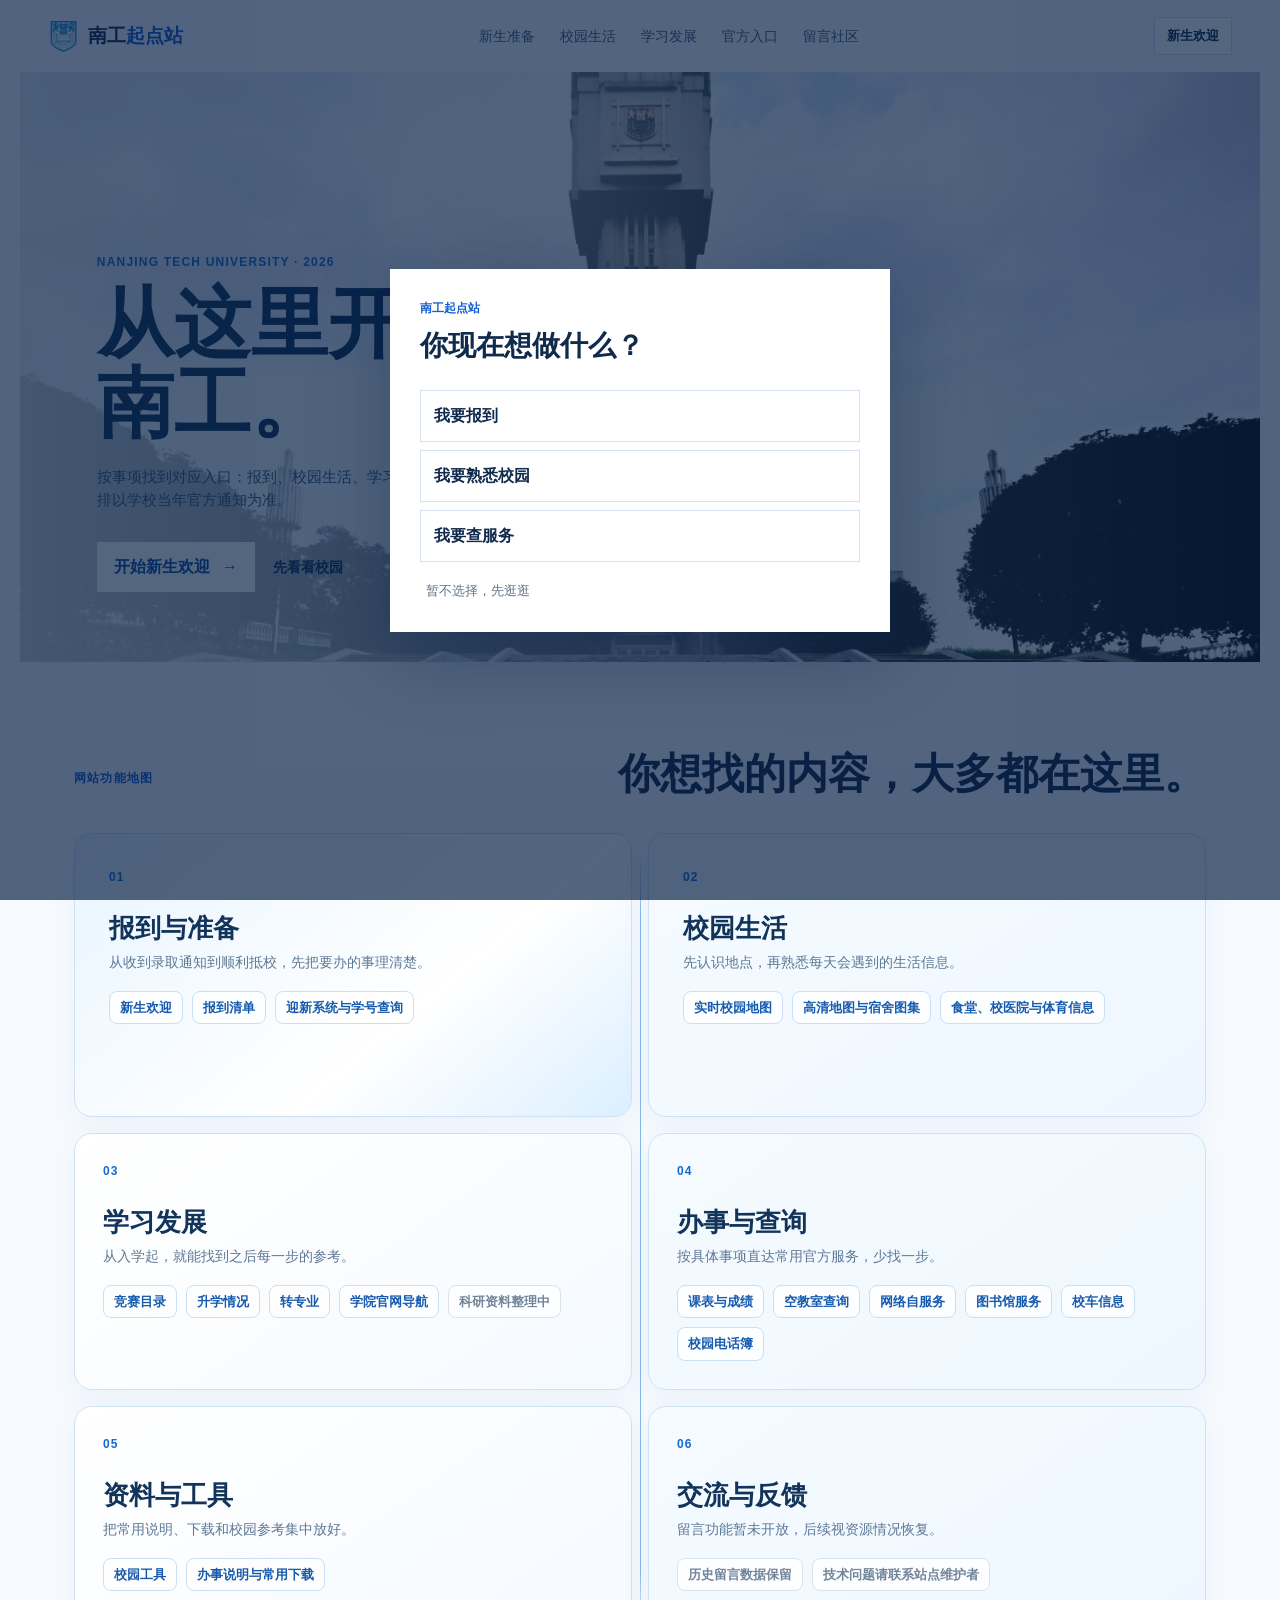
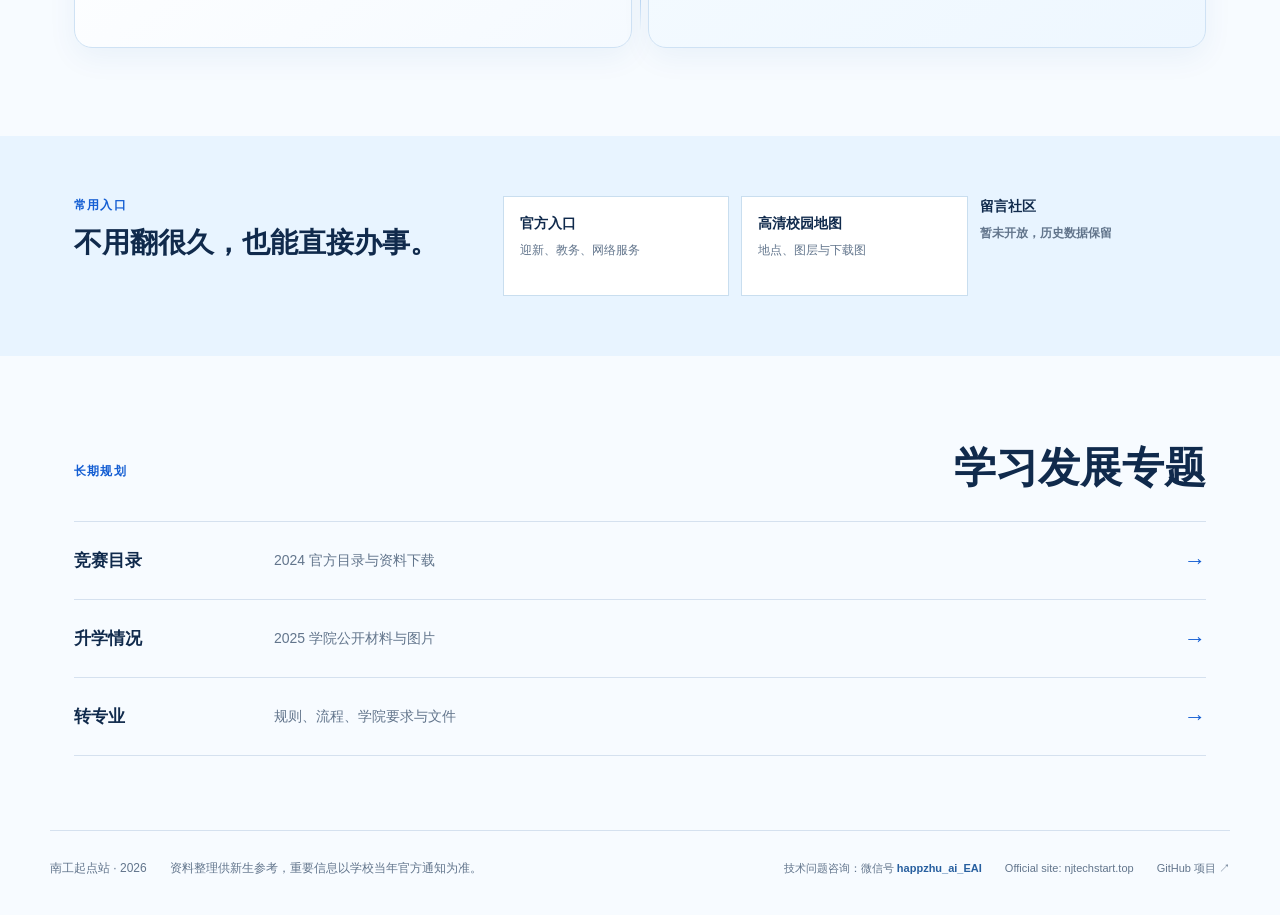
<file: index.html>
<!doctype html>
<html lang="zh-CN">
  <head>
    <meta charset="UTF-8" />
    <meta name="viewport" content="width=device-width, initial-scale=1.0" />
    <meta name="description" content="南工起点站：南京工业大学新生的任务式校园信息入口。" />
    <title>南工起点站 · 新生信息入口</title>
    <link rel="stylesheet" href="rebuild.css?v=20260807" />
    <style>.home-hero.home-hero-photo{position:relative;isolation:isolate;display:block;min-height:590px;background:#dceeff}.hero-image{position:absolute;z-index:-2;inset:0;width:100%;height:100%;object-fit:cover;filter:brightness(1.09) saturate(.96) contrast(.93)}.home-hero.home-hero-photo:after{content:"";position:absolute;z-index:-1;inset:0;background:linear-gradient(90deg,#eff8ffd9 0%,#eef7ff9c 34%,#d9edff30 64%,#b7dcff08)}.home-hero.home-hero-photo .hero-copy{min-height:590px;justify-content:end;color:#12345b}.home-hero.home-hero-photo .hero-copy h1{max-width:650px;font-size:clamp(48px,6vw,78px);line-height:1.05}.home-hero.home-hero-photo .hero-copy>p:not(.eyebrow){max-width:590px;color:#315b85}.home-hero.home-hero-photo .eyebrow{color:#1769d4}@media(max-width:620px){.home-hero.home-hero-photo,.home-hero.home-hero-photo .hero-copy{min-height:500px}.home-hero.home-hero-photo:after{background:linear-gradient(0deg,#eff8ffe8 0%,#eff8ff99 58%,#ffffff18)}.home-hero.home-hero-photo .hero-copy{padding:48px 25px}}</style>
    <style>.onboarding[aria-hidden="true"]{display:none}.onboarding{position:fixed;inset:0;z-index:40;display:grid;place-items:center;padding:20px}.onboarding-backdrop{position:absolute;inset:0;background:rgba(4,29,66,.68)}.onboarding-panel{position:relative;width:min(500px,100%);padding:30px;background:#fff;box-shadow:0 24px 70px rgba(4,29,66,.3)}.onboarding-panel p{margin:0;color:#145ed3;font-size:12px;font-weight:800}.onboarding-panel h2{margin:8px 0 23px;font-size:28px}.onboarding-choices{display:grid;gap:8px}.onboarding-choices a{padding:13px;border:1px solid #d5e1ef;font-weight:700}.onboarding-panel button{margin-top:18px;border:0;background:transparent;color:#62758c;font:inherit;font-size:13px}</style>
  </head>
  <body>
    <a class="skip-link" href="#main">跳到主要内容</a>
    <header class="site-shell-header">
      <a class="wordmark" href="index.html" aria-label="南工起点站首页">
        <img src="assets/njtech-emblem.png" alt="" aria-hidden="true" />
        <span>南工<span>起点站</span></span>
      </a>
      <nav class="site-nav" aria-label="主导航">
        <a href="freshman-welcome.html">新生准备</a>
        <a href="campus-map.html">校园生活</a>
        <a href="study-development.html">学习发展</a>
        <a href="services.html">官方入口</a>
        <a href="messages.html">留言社区</a>
      </nav>
      <a class="header-link" href="freshman-welcome.html">新生欢迎</a>
    </header>

    <main id="main">
      <section class="home-hero home-hero-photo">
        <img class="hero-image" src="assets/tianbao-ge-hero-light.jpg" alt="南京工业大学天宝阁" />
        <div class="hero-copy">
          <p class="eyebrow">NANJING TECH UNIVERSITY · 2026</p>
          <h1>从这里开始，认识南工。</h1>
          <p>按事项找到对应入口：报到、校园生活、学习发展与官方服务，都能从这里开始。重要安排以学校当年官方通知为准。</p>
          <div class="hero-actions">
            <a class="primary-action" href="freshman-welcome.html">开始新生欢迎 <span aria-hidden="true">→</span></a>
            <a class="quiet-action" href="campus-map.html">先看看校园</a>
          </div>
        </div>
      </section>

      <section class="feature-map" aria-labelledby="featureMapTitle">
        <div class="section-heading">
          <p>网站功能地图</p>
          <h2 id="featureMapTitle">你想找的内容，大多都在这里。</h2>
        </div>
        <div class="feature-map-grid">
          <div class="feature-map-line" aria-hidden="true"></div>
          <article class="feature-zone feature-zone-priority feature-zone-arrival"><span>01</span><h3>报到与准备</h3><p>从收到录取通知到顺利抵校，先把要办的事理清楚。</p><ul><li><a href="freshman-welcome.html">新生欢迎</a></li><li><a href="arrival-checklist.html">报到清单</a></li><li><a href="services.html">迎新系统与学号查询</a></li></ul></article>
          <article class="feature-zone feature-zone-priority feature-zone-life"><span>02</span><h3>校园生活</h3><p>先认识地点，再熟悉每天会遇到的生活信息。</p><ul><li><a href="campus-map.html">实时校园地图</a></li><li><a href="campus-map.html#hd-map">高清地图与宿舍图集</a></li><li><a href="campus-tools.html">食堂、校医院与体育信息</a></li></ul></article>
          <article class="feature-zone"><span>03</span><h3>学习发展</h3><p>从入学起，就能找到之后每一步的参考。</p><ul><li><a href="competitions.html">竞赛目录</a></li><li><a href="advancement.html">升学情况</a></li><li><a href="transfer.html">转专业</a></li><li><a href="academic-directory.html">学院官网导航</a></li><li><span>科研资料整理中</span></li></ul></article>
          <article class="feature-zone"><span>04</span><h3>办事与查询</h3><p>按具体事项直达常用官方服务，少找一步。</p><ul><li><a href="services.html#service-schedule">课表与成绩</a></li><li><a href="services.html#service-classroom">空教室查询</a></li><li><a href="services.html#service-network">网络自服务</a></li><li><a href="services.html#service-library">图书馆服务</a></li><li><a href="services.html#service-shuttle">校车信息</a></li><li><a href="services.html#campusPhonebook">校园电话簿</a></li></ul></article>
          <article class="feature-zone"><span>05</span><h3>资料与工具</h3><p>把常用说明、下载和校园参考集中放好。</p><ul><li><a href="campus-tools.html">校园工具</a></li><li><a href="services.html">办事说明与常用下载</a></li></ul></article>
          <article class="feature-zone"><span>06</span><h3>交流与反馈</h3><p>留言功能暂未开放，后续视资源情况恢复。</p><ul><li><span>历史留言数据保留</span></li><li><span>技术问题请联系站点维护者</span></li></ul></article>
        </div>
      </section>

      <section class="quick-band" aria-labelledby="quickTitle">
        <div>
          <p>常用入口</p>
          <h2 id="quickTitle">不用翻很久，也能直接办事。</h2>
        </div>
        <div class="quick-links">
          <a href="services.html"><span>官方入口</span><small>迎新、教务、网络服务</small></a>
          <a href="campus-map.html"><span>高清校园地图</span><small>地点、图层与下载图</small></a>
          <span class="quick-link-disabled"><span>留言社区</span><small>暂未开放，历史数据保留</small></span>
        </div>
      </section>

      <section class="topic-section" aria-labelledby="topicTitle">
        <div class="section-heading">
          <p>长期规划</p>
          <h2 id="topicTitle">学习发展专题</h2>
        </div>
        <div class="topic-list">
          <a href="competitions.html"><strong>竞赛目录</strong><span>2024 官方目录与资料下载</span><i>→</i></a>
          <a href="advancement.html"><strong>升学情况</strong><span>2025 学院公开材料与图片</span><i>→</i></a>
          <a href="transfer.html"><strong>转专业</strong><span>规则、流程、学院要求与文件</span><i>→</i></a>
        </div>
      </section>

    </main>

    <section class="onboarding" id="onboarding" aria-hidden="true" aria-labelledby="onboardingTitle">
      <div class="onboarding-backdrop" data-close-onboarding></div>
      <div class="onboarding-panel" role="dialog" aria-modal="true">
        <p>南工起点站</p>
        <h2 id="onboardingTitle">你现在想做什么？</h2>
        <div class="onboarding-choices">
          <a href="freshman-welcome.html" data-onboarding-choice="arrival">我要报到</a>
          <a href="campus-map.html" data-onboarding-choice="campus">我要熟悉校园</a>
          <a href="services.html" data-onboarding-choice="tools">我要查服务</a>
        </div>
        <button type="button" data-close-onboarding>暂不选择，先逛逛</button>
      </div>
    </section>

    <footer class="site-footer">
      <span>南工起点站 · 2026</span>
      <p>资料整理供新生参考，重要信息以学校当年官方通知为准。</p>
      <small>技术问题咨询：微信号 <strong>happzhu_ai_EAI</strong></small>
      <small class="mirror-note"><a href="https://njtechstart.top/">Official site: njtechstart.top</a></small>
      <small class="repo-link"><a href="https://github.com/z-y-m-123/njtech-freshman-2026" target="_blank" rel="noreferrer">GitHub 项目 ↗</a></small>
    </footer>
    <script>
      (() => {
        const onboarding = document.querySelector('#onboarding');
        const onboardingKey = 'njtech-onboarding-v1';
        const close = () => { onboarding?.setAttribute('aria-hidden', 'true'); localStorage.setItem(onboardingKey, 'seen'); };
        if (onboarding && !localStorage.getItem(onboardingKey)) onboarding.setAttribute('aria-hidden', 'false');
        document.querySelectorAll('[data-close-onboarding], [data-onboarding-choice]').forEach((item) => item.addEventListener('click', close));
      })();
    </script>
  </body>
</html>
</file>
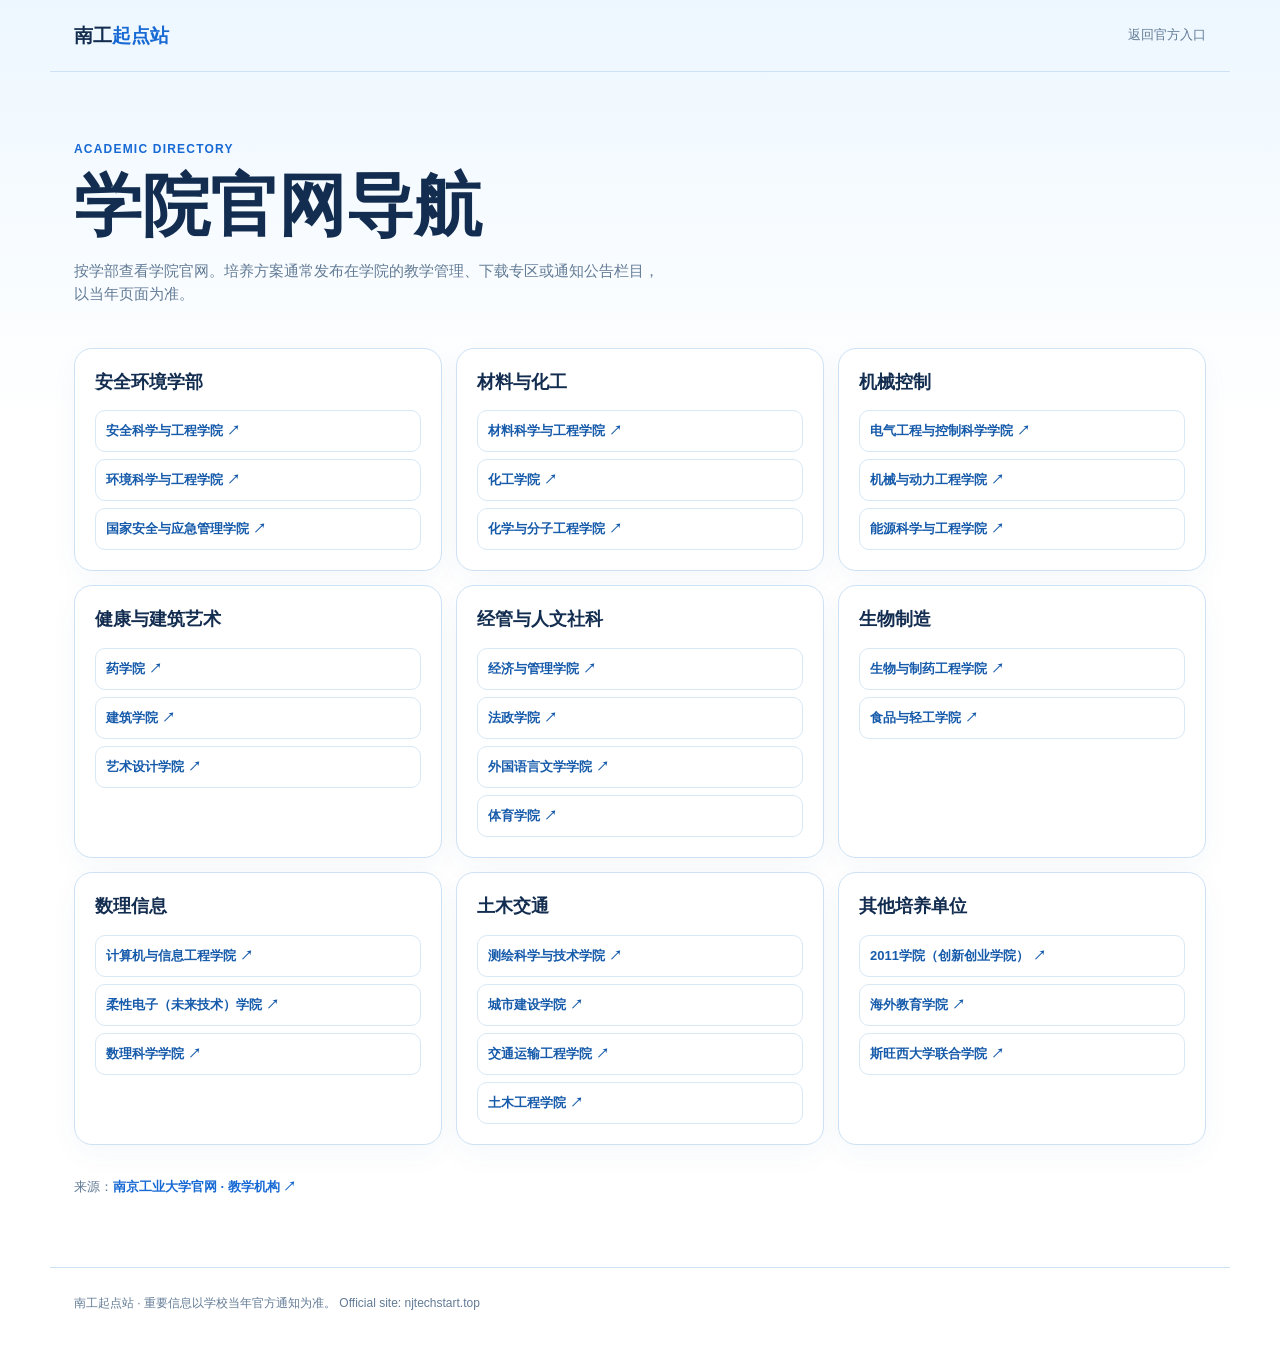
<file: academic-directory.html>
<!doctype html>
<html lang="zh-CN"><head><meta charset="UTF-8"/><meta name="viewport" content="width=device-width, initial-scale=1.0"/><meta name="description" content="南京工业大学学院官网与培养方案导航。"/><title>学院官网导航 · 南工起点站</title><link rel="stylesheet" href="academic-directory.css"/></head><body>
<header><a class="brand" href="index.html">南工<span>起点站</span></a><a href="services.html">返回官方入口</a></header>
<main><section class="hero"><p>ACADEMIC DIRECTORY</p><h1>学院官网导航</h1><span>按学部查看学院官网。培养方案通常发布在学院的教学管理、下载专区或通知公告栏目，以当年页面为准。</span></section>
<section class="academy-grid" aria-label="学院官网列表">
<section class="academy-group"><h2>安全环境学部</h2><a href="https://cces.njtech.edu.cn/" target="_blank" rel="noreferrer">安全科学与工程学院 ↗</a><a href="https://hj.njtech.edu.cn/" target="_blank" rel="noreferrer">环境科学与工程学院 ↗</a><a href="https://cem.njtech.edu.cn/" target="_blank" rel="noreferrer">国家安全与应急管理学院 ↗</a></section>
<section class="academy-group"><h2>材料与化工</h2><a href="https://cly.njtech.edu.cn/" target="_blank" rel="noreferrer">材料科学与工程学院 ↗</a><a href="https://hgy.njtech.edu.cn/" target="_blank" rel="noreferrer">化工学院 ↗</a><a href="https://chem.njtech.edu.cn/" target="_blank" rel="noreferrer">化学与分子工程学院 ↗</a></section>
<section class="academy-group"><h2>机械控制</h2><a href="https://eecs.njtech.edu.cn/" target="_blank" rel="noreferrer">电气工程与控制科学学院 ↗</a><a href="https://mech.njtech.edu.cn/" target="_blank" rel="noreferrer">机械与动力工程学院 ↗</a><a href="https://ny.njtech.edu.cn/" target="_blank" rel="noreferrer">能源科学与工程学院 ↗</a></section>
<section class="academy-group"><h2>健康与建筑艺术</h2><a href="https://pharm.njtech.edu.cn/" target="_blank" rel="noreferrer">药学院 ↗</a><a href="https://arch.njtech.edu.cn/" target="_blank" rel="noreferrer">建筑学院 ↗</a><a href="https://art.njtech.edu.cn/" target="_blank" rel="noreferrer">艺术设计学院 ↗</a></section>
<section class="academy-group"><h2>经管与人文社科</h2><a href="https://jgy.njtech.edu.cn/" target="_blank" rel="noreferrer">经济与管理学院 ↗</a><a href="https://fzxy.njtech.edu.cn/" target="_blank" rel="noreferrer">法政学院 ↗</a><a href="https://english.njtech.edu.cn/" target="_blank" rel="noreferrer">外国语言文学学院 ↗</a><a href="https://tyxy.njtech.edu.cn/" target="_blank" rel="noreferrer">体育学院 ↗</a></section>
<section class="academy-group"><h2>生物制造</h2><a href="https://sgxy.njtech.edu.cn/" target="_blank" rel="noreferrer">生物与制药工程学院 ↗</a><a href="https://spy.njtech.edu.cn/" target="_blank" rel="noreferrer">食品与轻工学院 ↗</a></section>
<section class="academy-group"><h2>数理信息</h2><a href="https://cise.njtech.edu.cn/" target="_blank" rel="noreferrer">计算机与信息工程学院 ↗</a><a href="https://iam.njtech.edu.cn/" target="_blank" rel="noreferrer">柔性电子（未来技术）学院 ↗</a><a href="https://lxy.njtech.edu.cn/" target="_blank" rel="noreferrer">数理科学学院 ↗</a></section>
<section class="academy-group"><h2>土木交通</h2><a href="https://cge.njtech.edu.cn/" target="_blank" rel="noreferrer">测绘科学与技术学院 ↗</a><a href="https://csjsxy.njtech.edu.cn/" target="_blank" rel="noreferrer">城市建设学院 ↗</a><a href="https://trans.njtech.edu.cn/" target="_blank" rel="noreferrer">交通运输工程学院 ↗</a><a href="https://cce.njtech.edu.cn/" target="_blank" rel="noreferrer">土木工程学院 ↗</a></section>
<section class="academy-group"><h2>其他培养单位</h2><a href="https://2011college.njtech.edu.cn/" target="_blank" rel="noreferrer">2011学院（创新创业学院） ↗</a><a href="https://coe.njtech.edu.cn/" target="_blank" rel="noreferrer">海外教育学院 ↗</a><a href="https://njtsi.njtech.edu.cn/" target="_blank" rel="noreferrer">斯旺西大学联合学院 ↗</a></section>
</section><p class="source">来源：<a href="https://www.njtech.edu.cn/jgsz/jxjg.htm" target="_blank" rel="noreferrer">南京工业大学官网 · 教学机构 ↗</a></p></main><footer>南工起点站 · 重要信息以学校当年官方通知为准。 <a class="mirror-note" href="https://njtechstart.top/">Official site: njtechstart.top</a></footer></body></html>
</file>
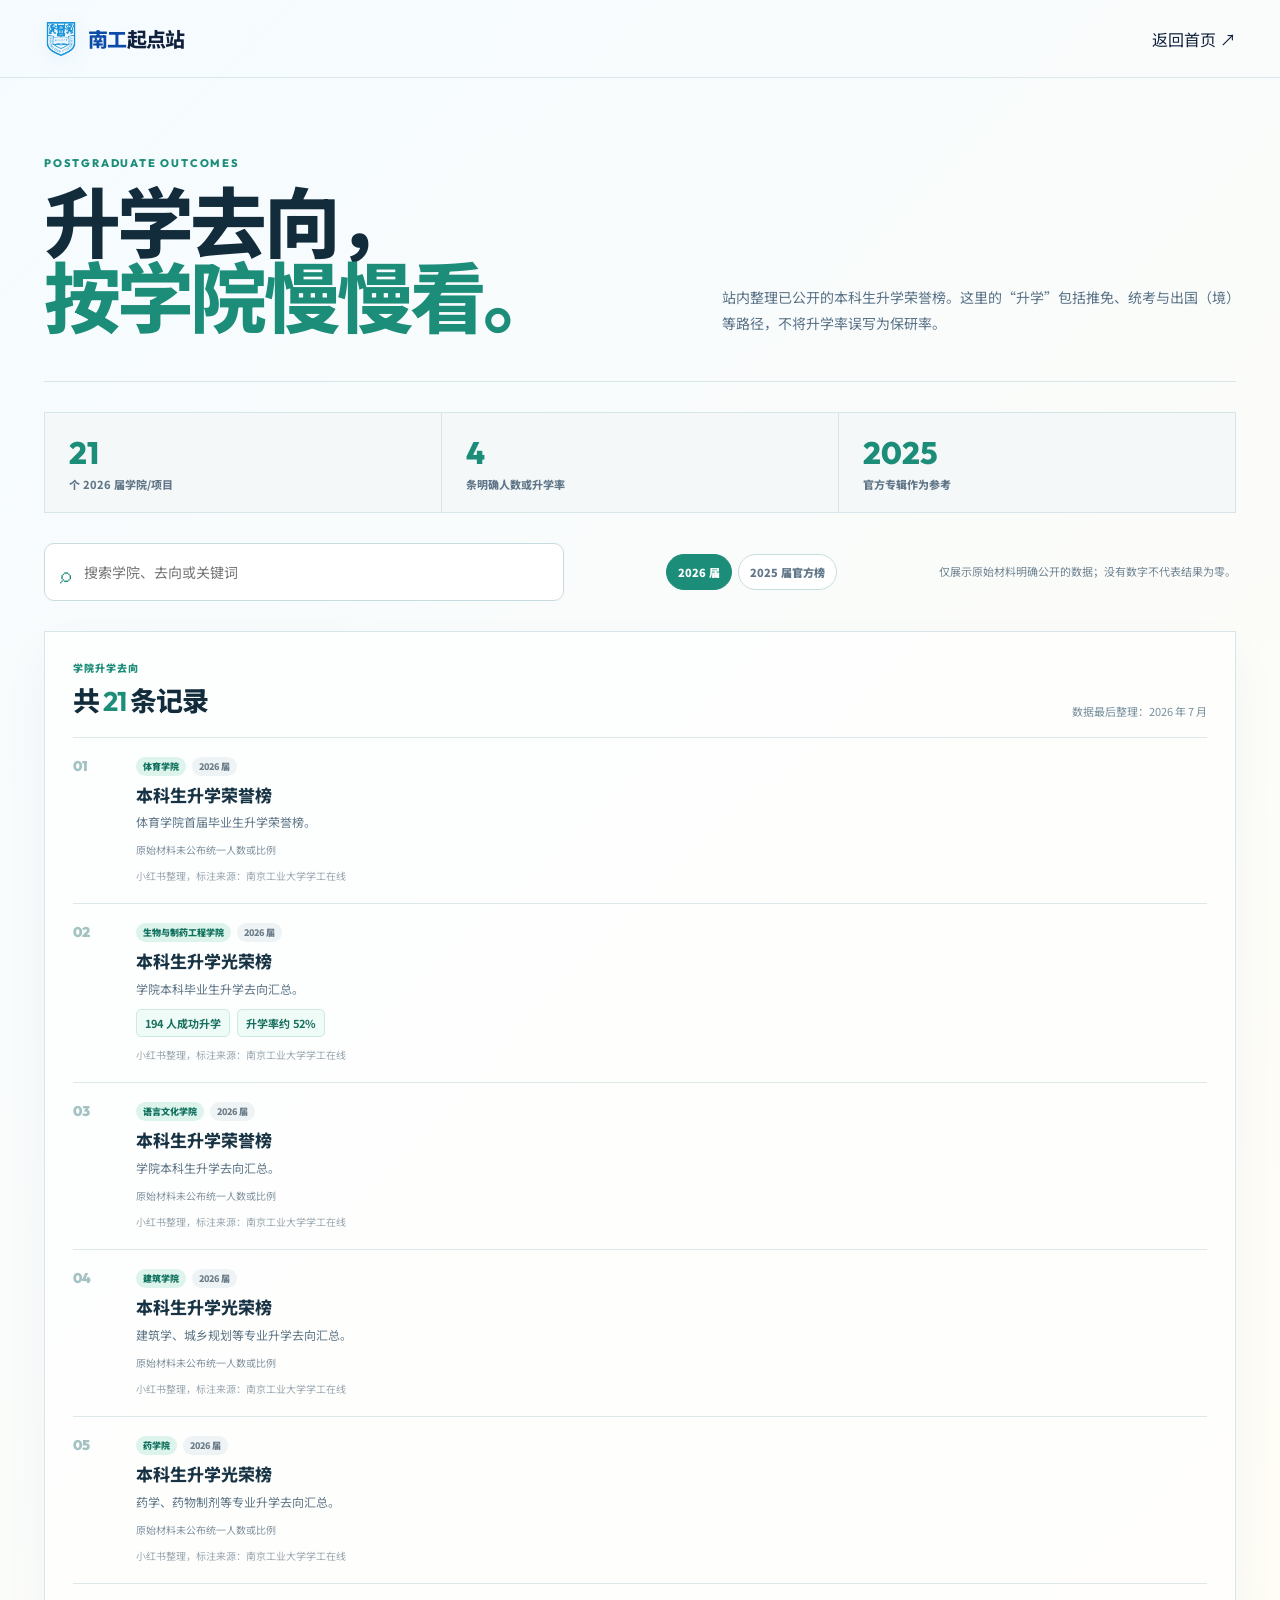
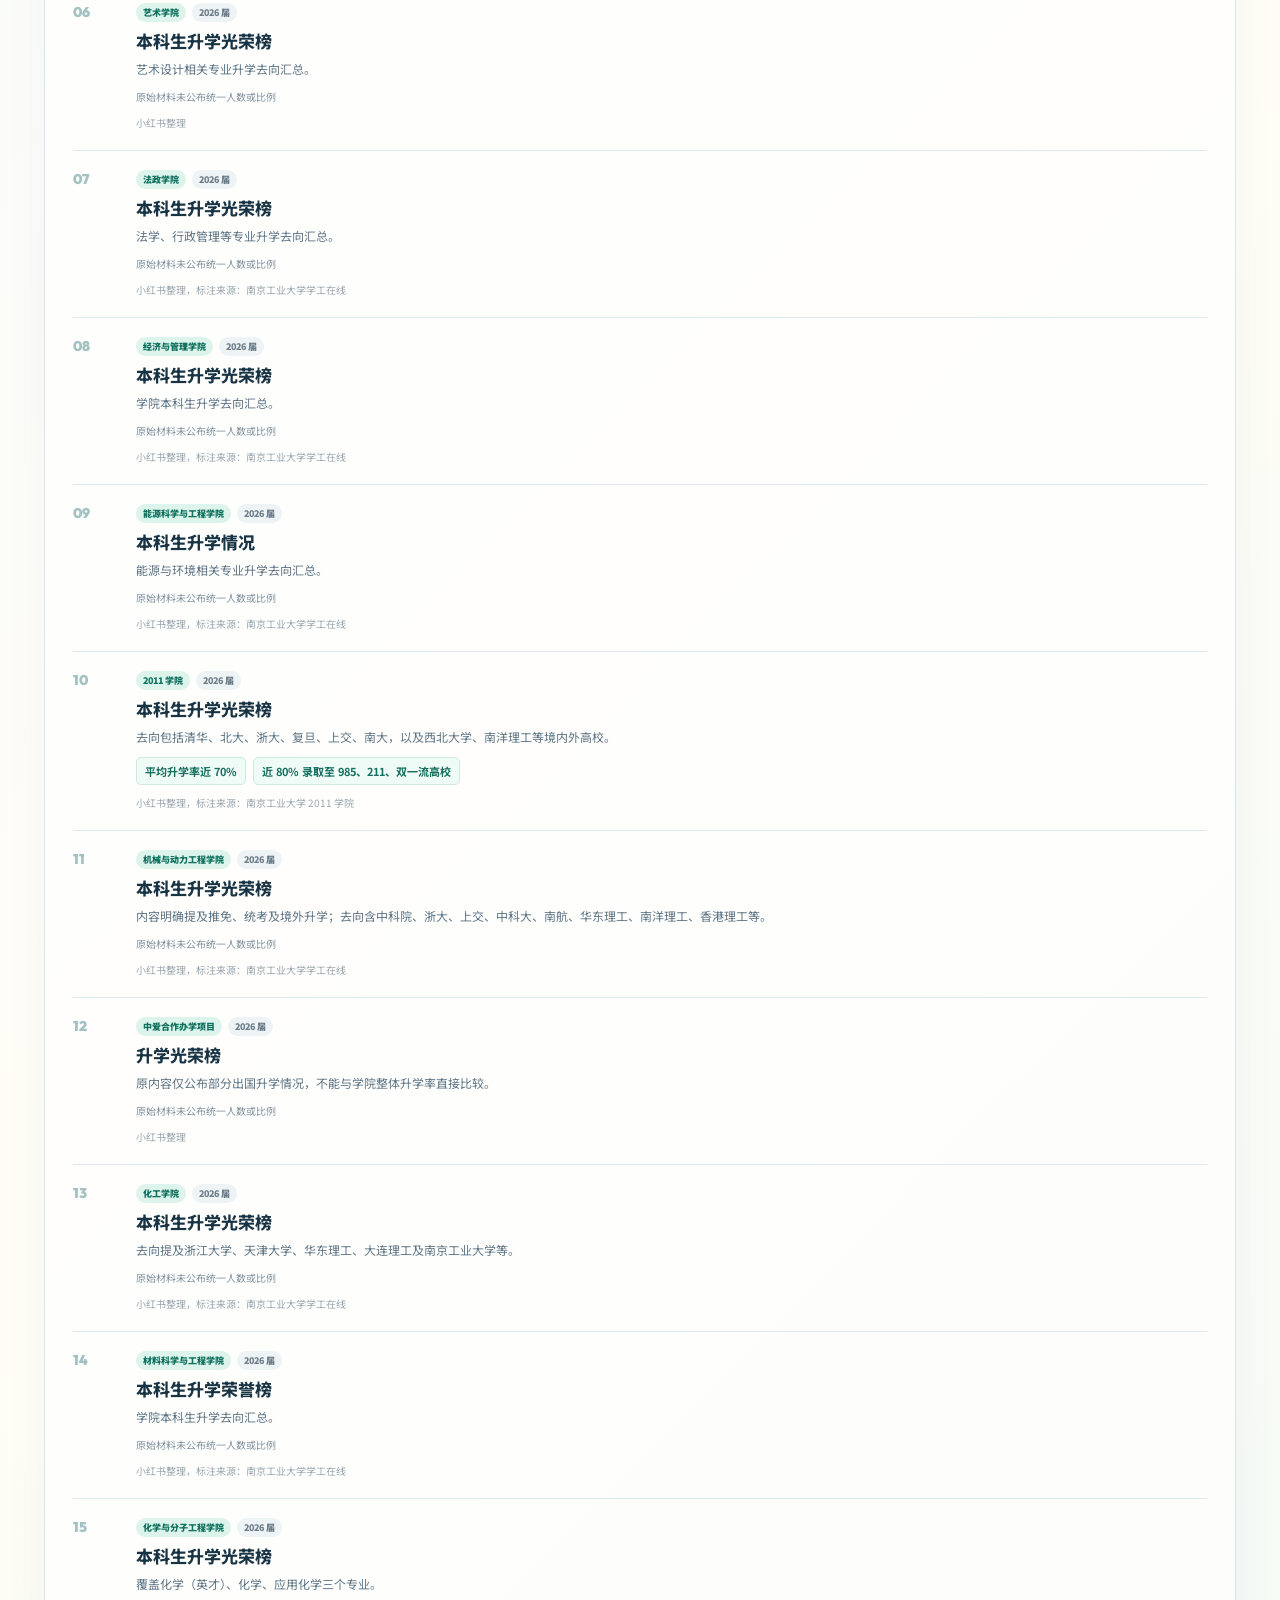
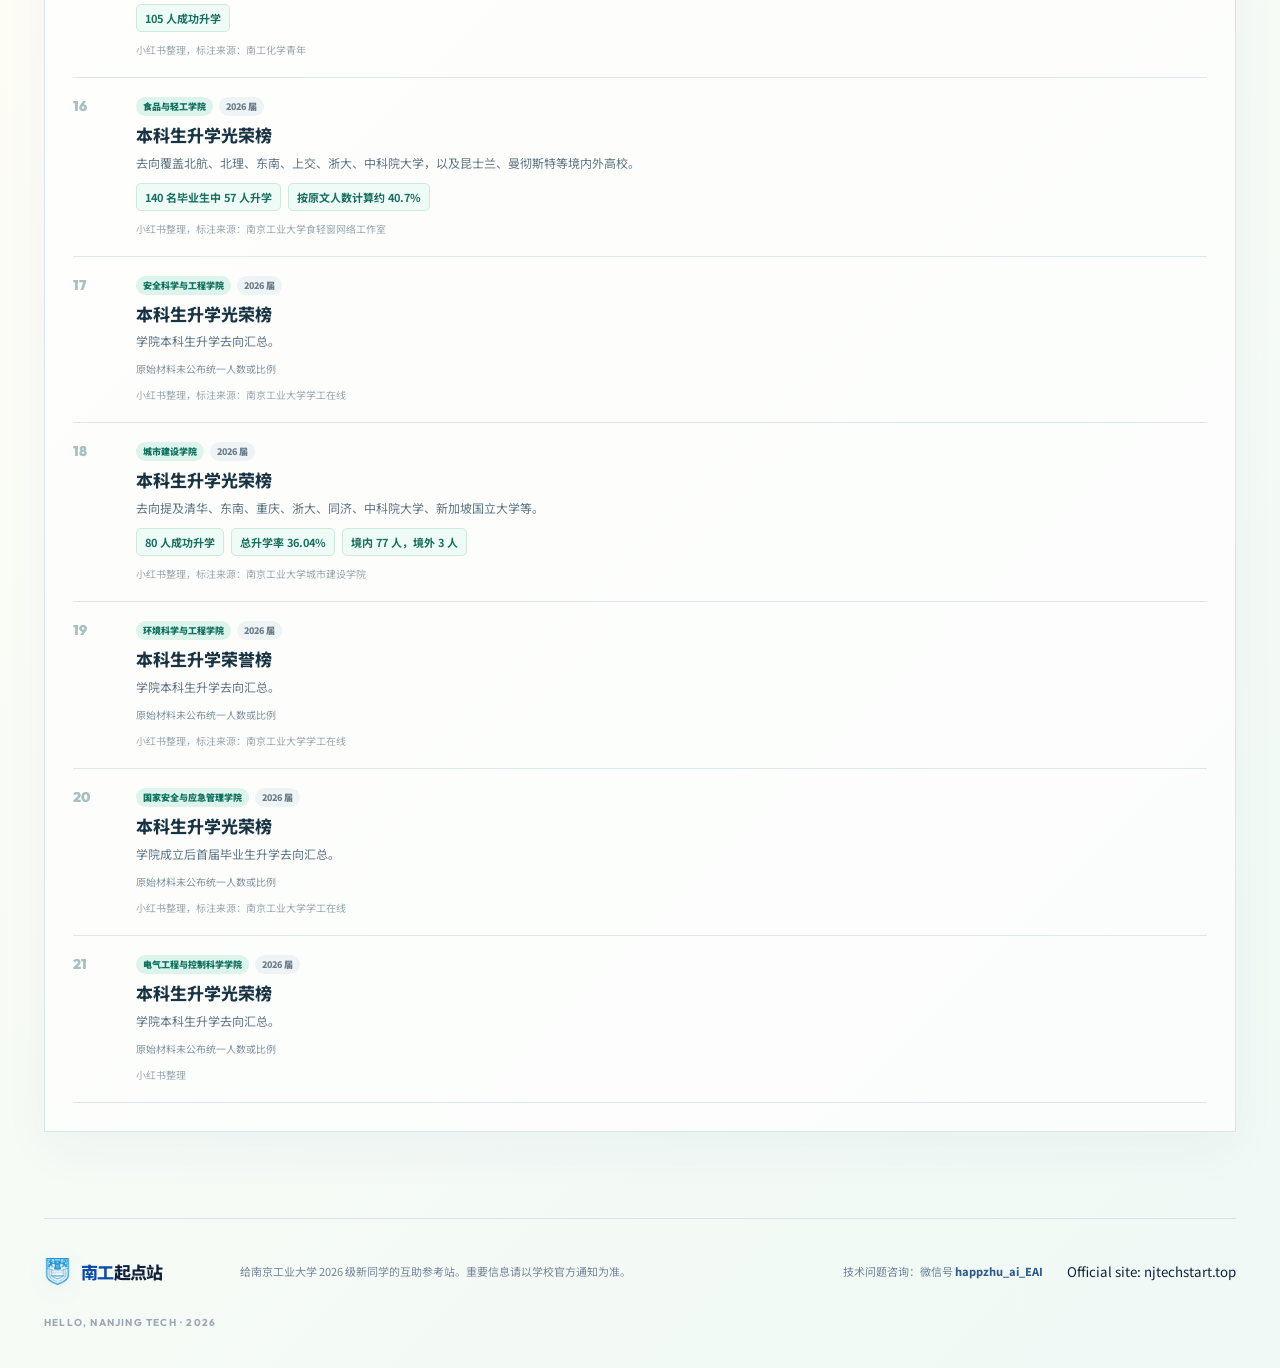
<file: advancement.html>
<!doctype html>
<html lang="zh-CN">
  <head>
    <meta charset="UTF-8" />
    <meta name="viewport" content="width=device-width, initial-scale=1.0" />
    <meta name="description" content="南京工业大学本科生升学去向整理。" />
    <title>升学去向 · 南工起点站</title>
    <link rel="preconnect" href="https://fonts.googleapis.com" />
    <link rel="preconnect" href="https://fonts.gstatic.com" crossorigin />
    <link href="https://fonts.googleapis.com/css2?family=Noto+Sans+SC:wght@400;500;600;700;800;900&family=Outfit:wght@500;600;700;800&display=swap" rel="stylesheet" />
    <link rel="stylesheet" href="styles.css?v=20260801-footer-support" />
    <link rel="stylesheet" href="advancement.css?v=20260729-advancement" />
  </head>
  <body class="advancement-page">
    <header class="site-header advancement-header"><a class="brand" href="index.html#top" aria-label="返回南工起点站首页"><img class="brand-mark" src="assets/njtech-emblem.png" alt="" aria-hidden="true" /><span>南工<span>起点站</span></span></a><a class="services-back" href="index.html#academic-hub">返回首页 <span>↗</span></a></header>
    <main class="advancement-main">
      <section class="advancement-hero"><div><p>POSTGRADUATE OUTCOMES</p><h1>升学去向，<br /><em>按学院慢慢看。</em></h1></div><p>站内整理已公开的本科生升学荣誉榜。这里的“升学”包括推免、统考与出国（境）等路径，不将升学率误写为保研率。</p></section>
      <section class="advancement-summary" aria-label="数据范围"><article><strong id="recordCount">--</strong><span>个 2026 届学院/项目</span></article><article><strong>4</strong><span>条明确人数或升学率</span></article><article><strong>2025</strong><span>官方专辑作为参考</span></article></section>
      <section class="advancement-tools" aria-label="升学去向检索"><label><span>⌕</span><input id="advancementSearch" type="search" placeholder="搜索学院、去向或关键词" autocomplete="off" /></label><div class="advancement-year-tabs"><button class="is-active" type="button" data-advancement-year="2026">2026 届</button><button type="button" data-advancement-year="2025">2025 届官方榜</button></div><p>仅展示原始材料明确公开的数据；没有数字不代表结果为零。</p></section>
      <section class="advancement-list-section"><div class="advancement-list-head"><div><p>学院升学去向</p><h2>共 <strong id="visibleCount">0</strong> 条记录</h2></div><small>数据最后整理：2026 年 7 月</small></div><div id="advancementList" class="advancement-list" aria-live="polite"></div></section>
    </main>
    <footer><a class="brand footer-brand" href="index.html#top"><img class="brand-mark" src="assets/njtech-emblem.png" alt="" aria-hidden="true" /><span>南工<span>起点站</span></span></a><p>给南京工业大学 2026 级新同学的互助参考站。重要信息请以学校官方通知为准。</p><small class="tech-support">技术问题咨询：微信号 <strong>happzhu_ai_EAI</strong></small><small class="mirror-note"><a href="https://njtechstart.top/">Official site: njtechstart.top</a></small><span>HELLO, NANJING TECH · 2026</span></footer>
    <script src="advancement.js?v=20260801-2025-list-images"></script>
  </body>
</html>
</file>
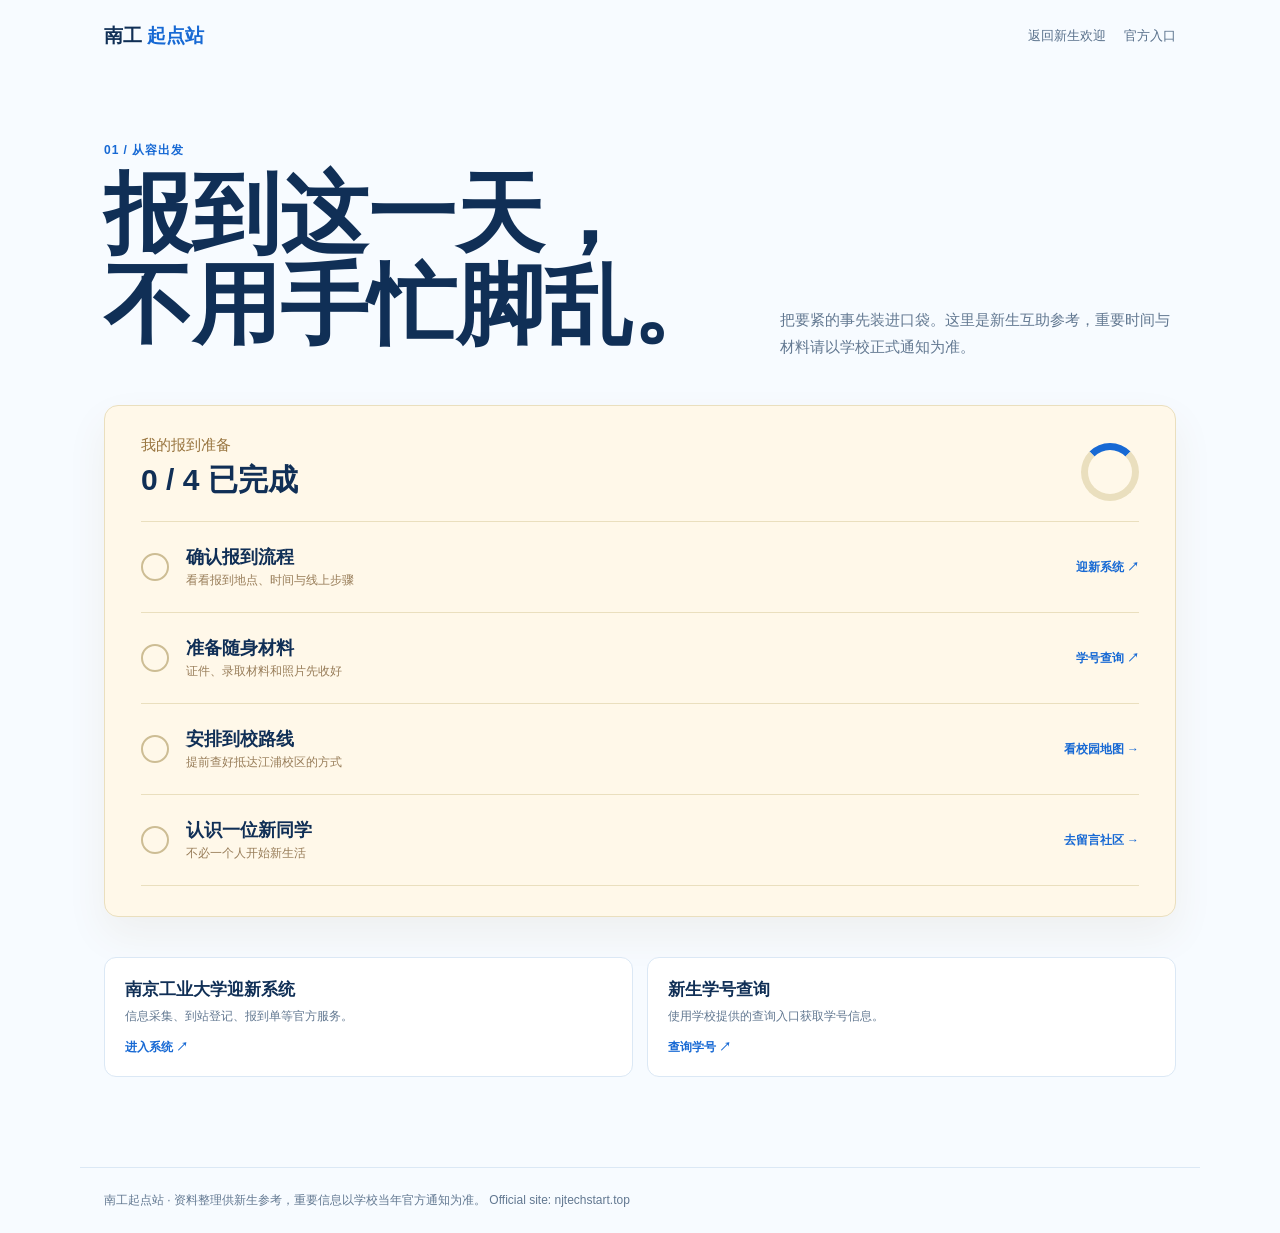
<file: arrival-checklist.html>
<!doctype html>
<html lang="zh-CN">
<head>
  <meta charset="UTF-8" />
  <meta name="viewport" content="width=device-width, initial-scale=1.0" />
  <title>报到准备清单 · 南工起点站</title>
  <style>
    :root{--ink:#102f56;--blue:#1769d4;--line:#dbe8f5;--paper:#f7fbff;--muted:#627891;--warm:#fff8e9}*{box-sizing:border-box}body{margin:0;background:var(--paper);color:var(--ink);font-family:"Microsoft YaHei",Arial,sans-serif}a{color:inherit;text-decoration:none}.header{max-width:1120px;height:72px;padding:0 24px;margin:auto;display:flex;align-items:center;justify-content:space-between}.brand{font-size:19px;font-weight:900}.brand span{color:var(--blue)}.header nav{display:flex;gap:18px;color:#58708b;font-size:13px}.wrap{max-width:1120px;margin:auto;padding:70px 24px 90px}.eyebrow{margin:0;color:var(--blue);font-size:12px;font-weight:900;letter-spacing:.08em}.intro{display:grid;grid-template-columns:1fr 1fr;gap:60px;align-items:end;margin-bottom:45px}.intro h1{margin:10px 0;font-size:clamp(46px,7vw,88px);line-height:1.03}.intro p:last-child{max-width:450px;margin:0;color:var(--muted);font-size:15px;line-height:1.8}.check-card{padding:30px 36px;border:1px solid #eadfbe;border-radius:14px;background:var(--warm);box-shadow:0 18px 40px #7c5a1712}.check-head{display:flex;align-items:end;justify-content:space-between;padding-bottom:20px;border-bottom:1px solid #eadfbe}.check-head p{margin:0;color:#98743e;font-size:15px}.check-head strong{display:block;margin-top:5px;font-size:30px}.progress{width:58px;height:58px;border:7px solid #eadfbe;border-top-color:var(--blue);border-radius:50%}.checklist{list-style:none;margin:0;padding:0}.checklist li{display:grid;grid-template-columns:28px 1fr auto;gap:17px;align-items:center;padding:23px 0;border-bottom:1px solid #eadfbe}.checklist input{position:absolute;opacity:0}.checkmark{display:block;width:28px;height:28px;border:2px solid #cdbd94;border-radius:50%;background:transparent}.checklist label{cursor:pointer}.checklist input:checked+.checkmark{border-color:var(--blue);background:var(--blue);box-shadow:inset 0 0 0 7px var(--warm)}.checklist h2{margin:0;font-size:18px}.checklist small{display:block;margin-top:3px;color:#987d59;font-size:12px}.checklist a{color:var(--blue);font-size:12px;font-weight:900}.official{display:grid;grid-template-columns:1fr 1fr;gap:14px;margin-top:40px}.official a{padding:20px;border:1px solid var(--line);border-radius:12px;background:#fff}.official strong{display:block;font-size:17px}.official span{display:block;margin-top:7px;color:var(--muted);font-size:12px}.official b{display:inline-block;margin-top:14px;color:var(--blue);font-size:12px}footer{max-width:1120px;margin:auto;padding:24px;color:var(--muted);border-top:1px solid var(--line);font-size:12px}@media(max-width:700px){.header{padding:0 18px}.header nav{gap:10px;font-size:12px}.wrap{padding:44px 18px 65px}.intro{grid-template-columns:1fr;gap:20px}.intro h1{font-size:58px}.check-card{padding:22px 18px}.checklist li{grid-template-columns:28px 1fr}.checklist a{grid-column:2;justify-self:start}.official{grid-template-columns:1fr}footer{margin:0 18px;padding-left:0}}
    .intro h1{max-width:760px;word-break:keep-all;overflow-wrap:normal;text-wrap:balance}@media(max-width:1100px){.intro{grid-template-columns:1fr;gap:22px}.intro h1{font-size:clamp(46px,6vw,72px)}}
  </style>
</head>
<body>
  <header class="header"><a class="brand" href="freshman-welcome.html">南工 <span>起点站</span></a><nav><a href="freshman-welcome.html">返回新生欢迎</a><a href="services.html">官方入口</a></nav></header>
  <main class="wrap"><section class="intro"><div><p class="eyebrow">01 / 从容出发</p><h1>报到这一天，<br />不用手忙脚乱。</h1></div><p>把要紧的事先装进口袋。这里是新生互助参考，重要时间与材料请以学校正式通知为准。</p></section>
    <section class="check-card" aria-labelledby="checkTitle"><div class="check-head"><div><p>我的报到准备</p><strong id="checkTitle"><span id="checkCount">0</span> / 4 已完成</strong></div><span class="progress" id="progress" aria-label="完成进度"></span></div><ul class="checklist"><li><label><input type="checkbox" /><span class="checkmark"></span></label><div><h2>确认报到流程</h2><small>看看报到地点、时间与线上步骤</small></div><a href="https://zhxg.njtech.edu.cn/xsfw/sys/swmyxapp/*default/index.do" target="_blank" rel="noreferrer">迎新系统 ↗</a></li><li><label><input type="checkbox" /><span class="checkmark"></span></label><div><h2>准备随身材料</h2><small>证件、录取材料和照片先收好</small></div><a href="https://zhxg.njtech.edu.cn/xsfw/sys/swmxhcxappnjtech/*default/index.do" target="_blank" rel="noreferrer">学号查询 ↗</a></li><li><label><input type="checkbox" /><span class="checkmark"></span></label><div><h2>安排到校路线</h2><small>提前查好抵达江浦校区的方式</small></div><a href="campus-map.html">看校园地图 →</a></li><li><label><input type="checkbox" /><span class="checkmark"></span></label><div><h2>认识一位新同学</h2><small>不必一个人开始新生活</small></div><a href="messages.html">去留言社区 →</a></li></ul></section>
    <section class="official"><a href="https://zhxg.njtech.edu.cn/xsfw/sys/swmyxapp/*default/index.do" target="_blank" rel="noreferrer"><strong>南京工业大学迎新系统</strong><span>信息采集、到站登记、报到单等官方服务。</span><b>进入系统 ↗</b></a><a href="https://zhxg.njtech.edu.cn/xsfw/sys/swmxhcxappnjtech/*default/index.do" target="_blank" rel="noreferrer"><strong>新生学号查询</strong><span>使用学校提供的查询入口获取学号信息。</span><b>查询学号 ↗</b></a></section>
  </main><footer>南工起点站 · 资料整理供新生参考，重要信息以学校当年官方通知为准。 <a class="mirror-note" href="https://njtechstart.top/">Official site: njtechstart.top</a></footer>
  <script>const inputs=[...document.querySelectorAll('.checklist input')];const count=document.querySelector('#checkCount');inputs.forEach((input)=>input.addEventListener('change',()=>{count.textContent=inputs.filter((item)=>item.checked).length;}));</script>
</body></html>
</file>
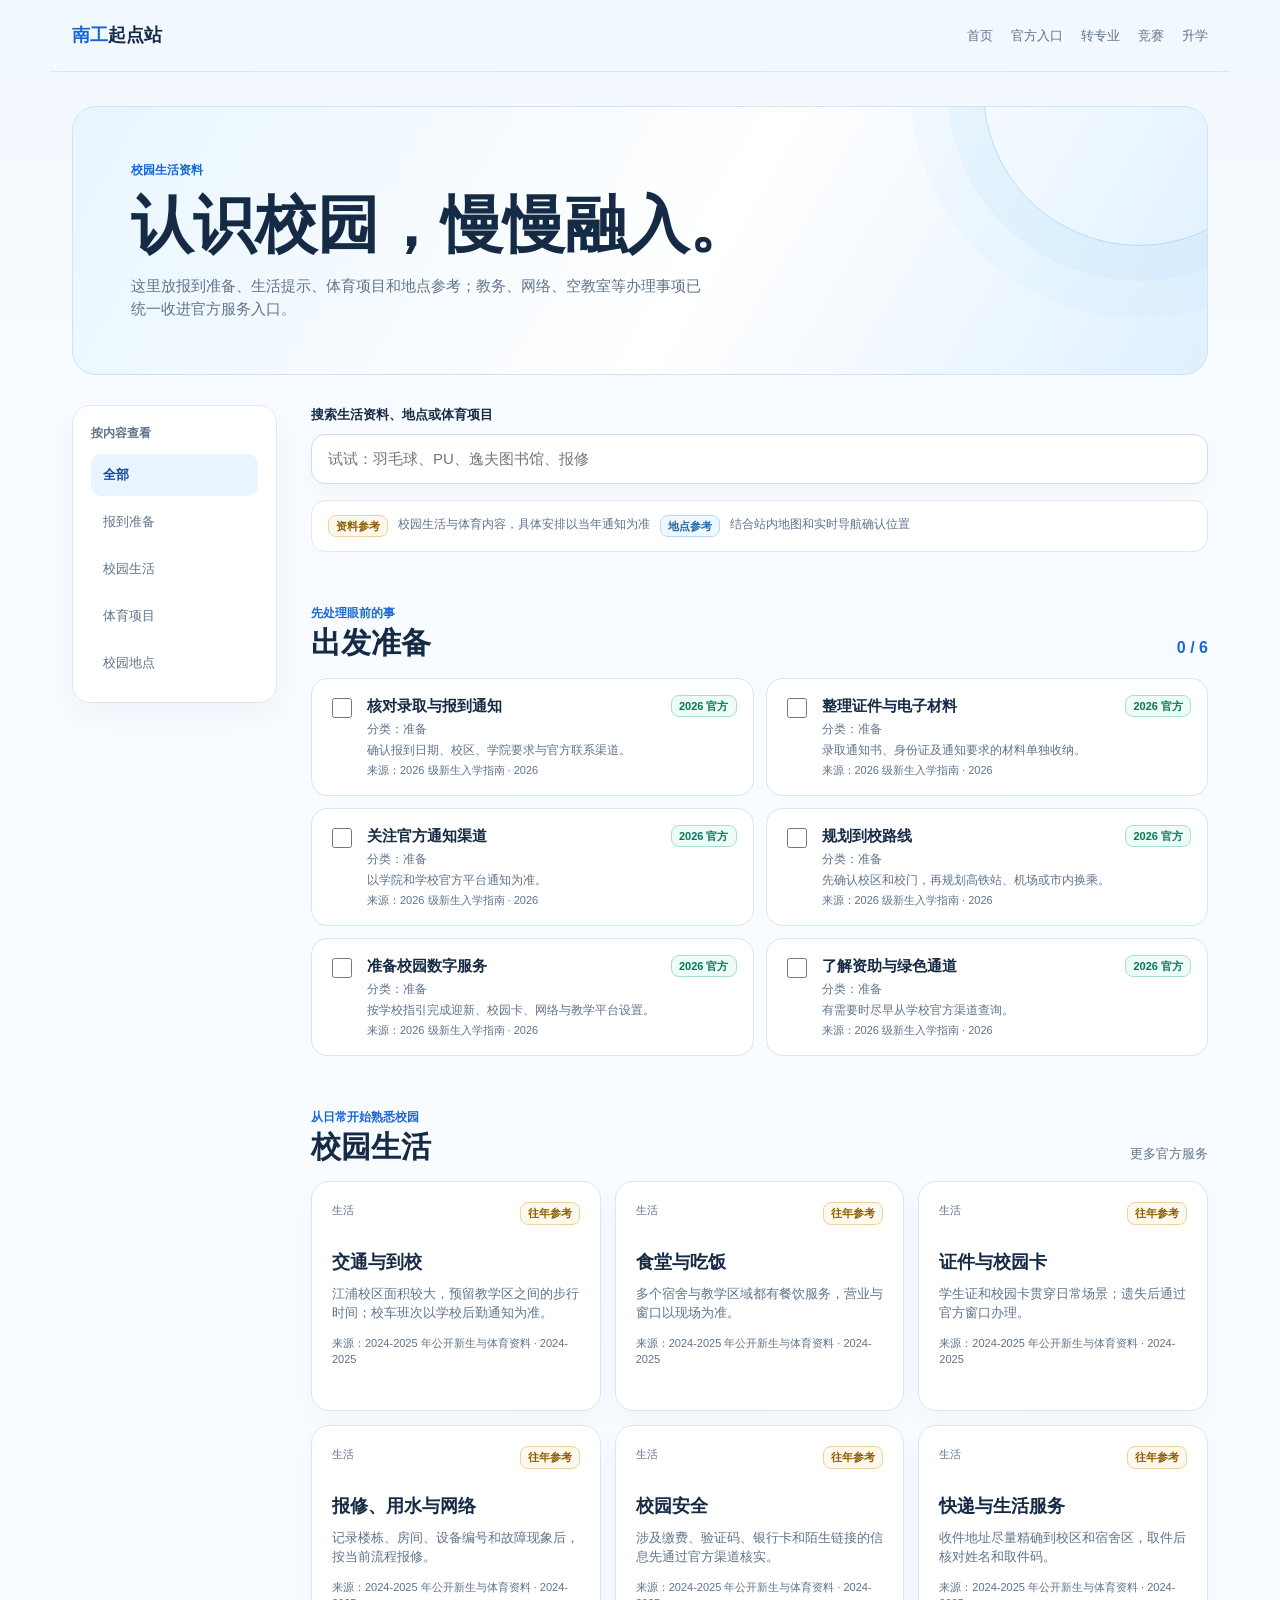
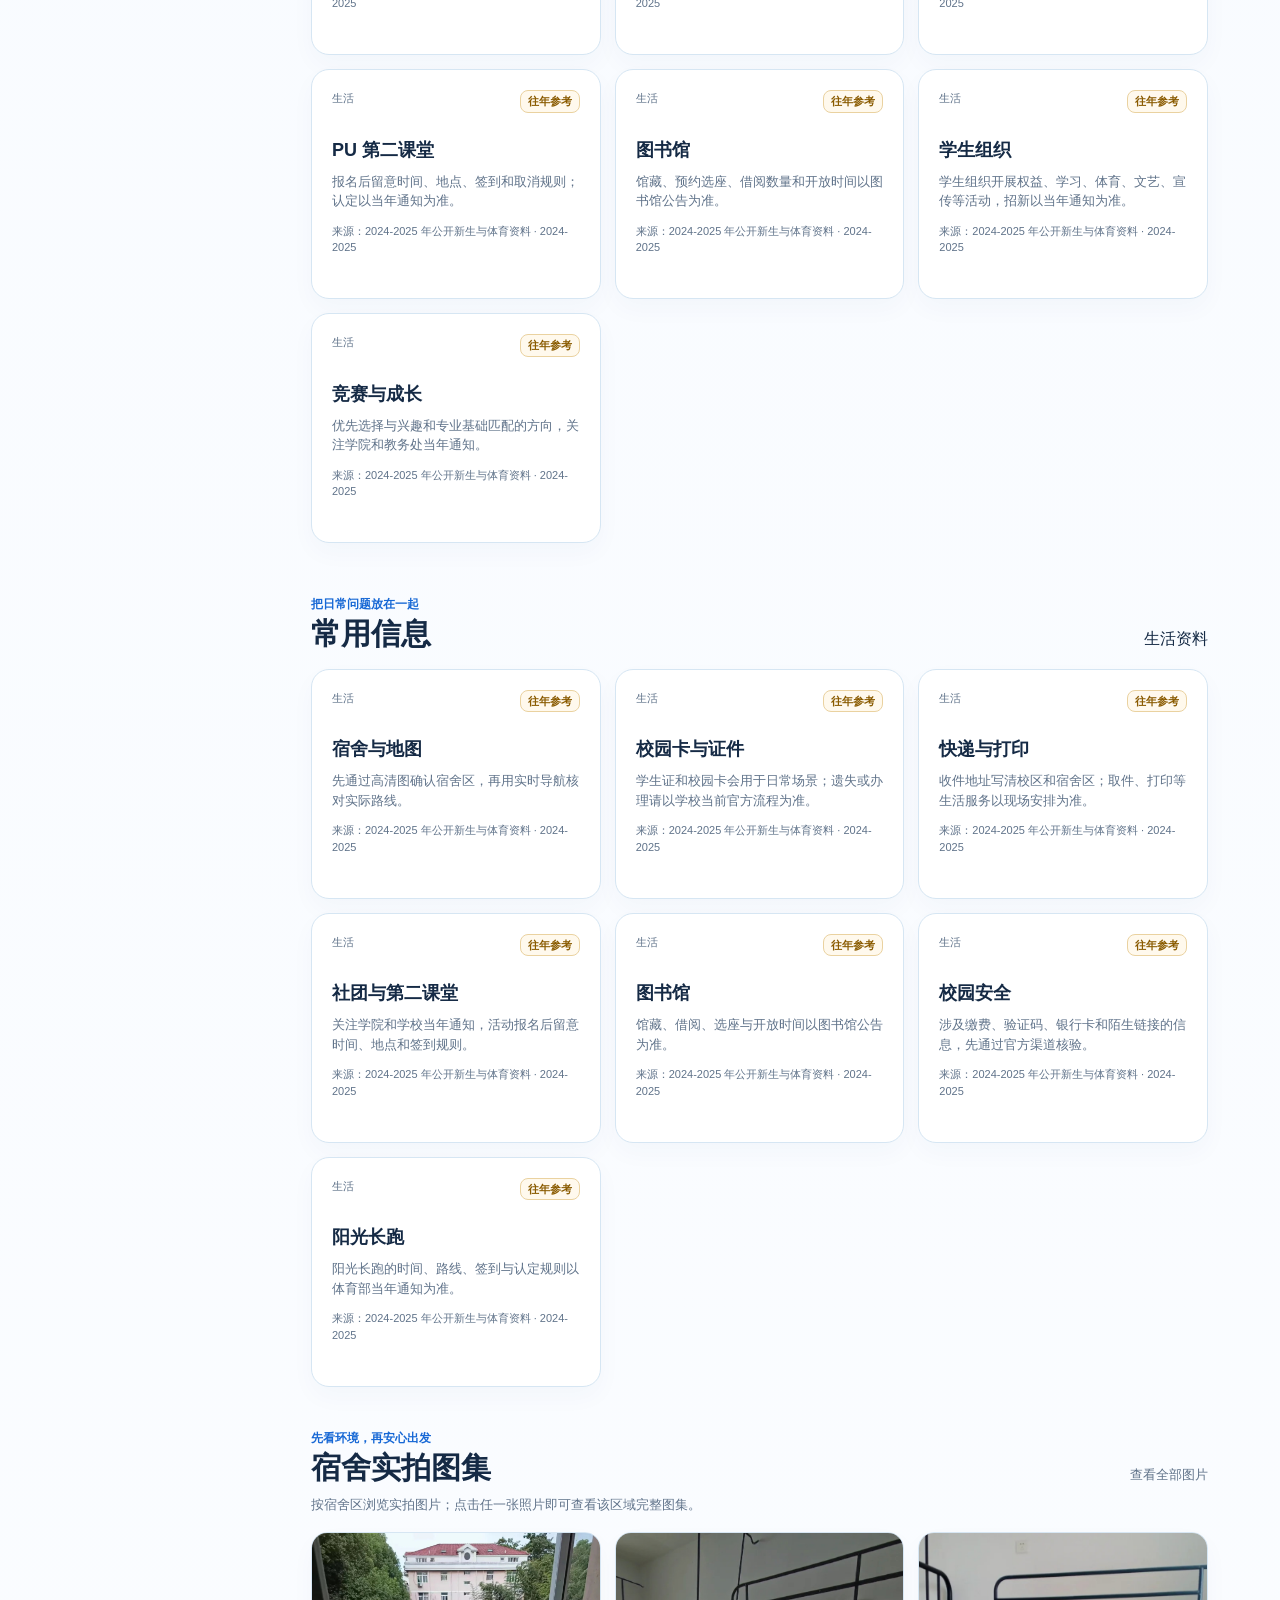
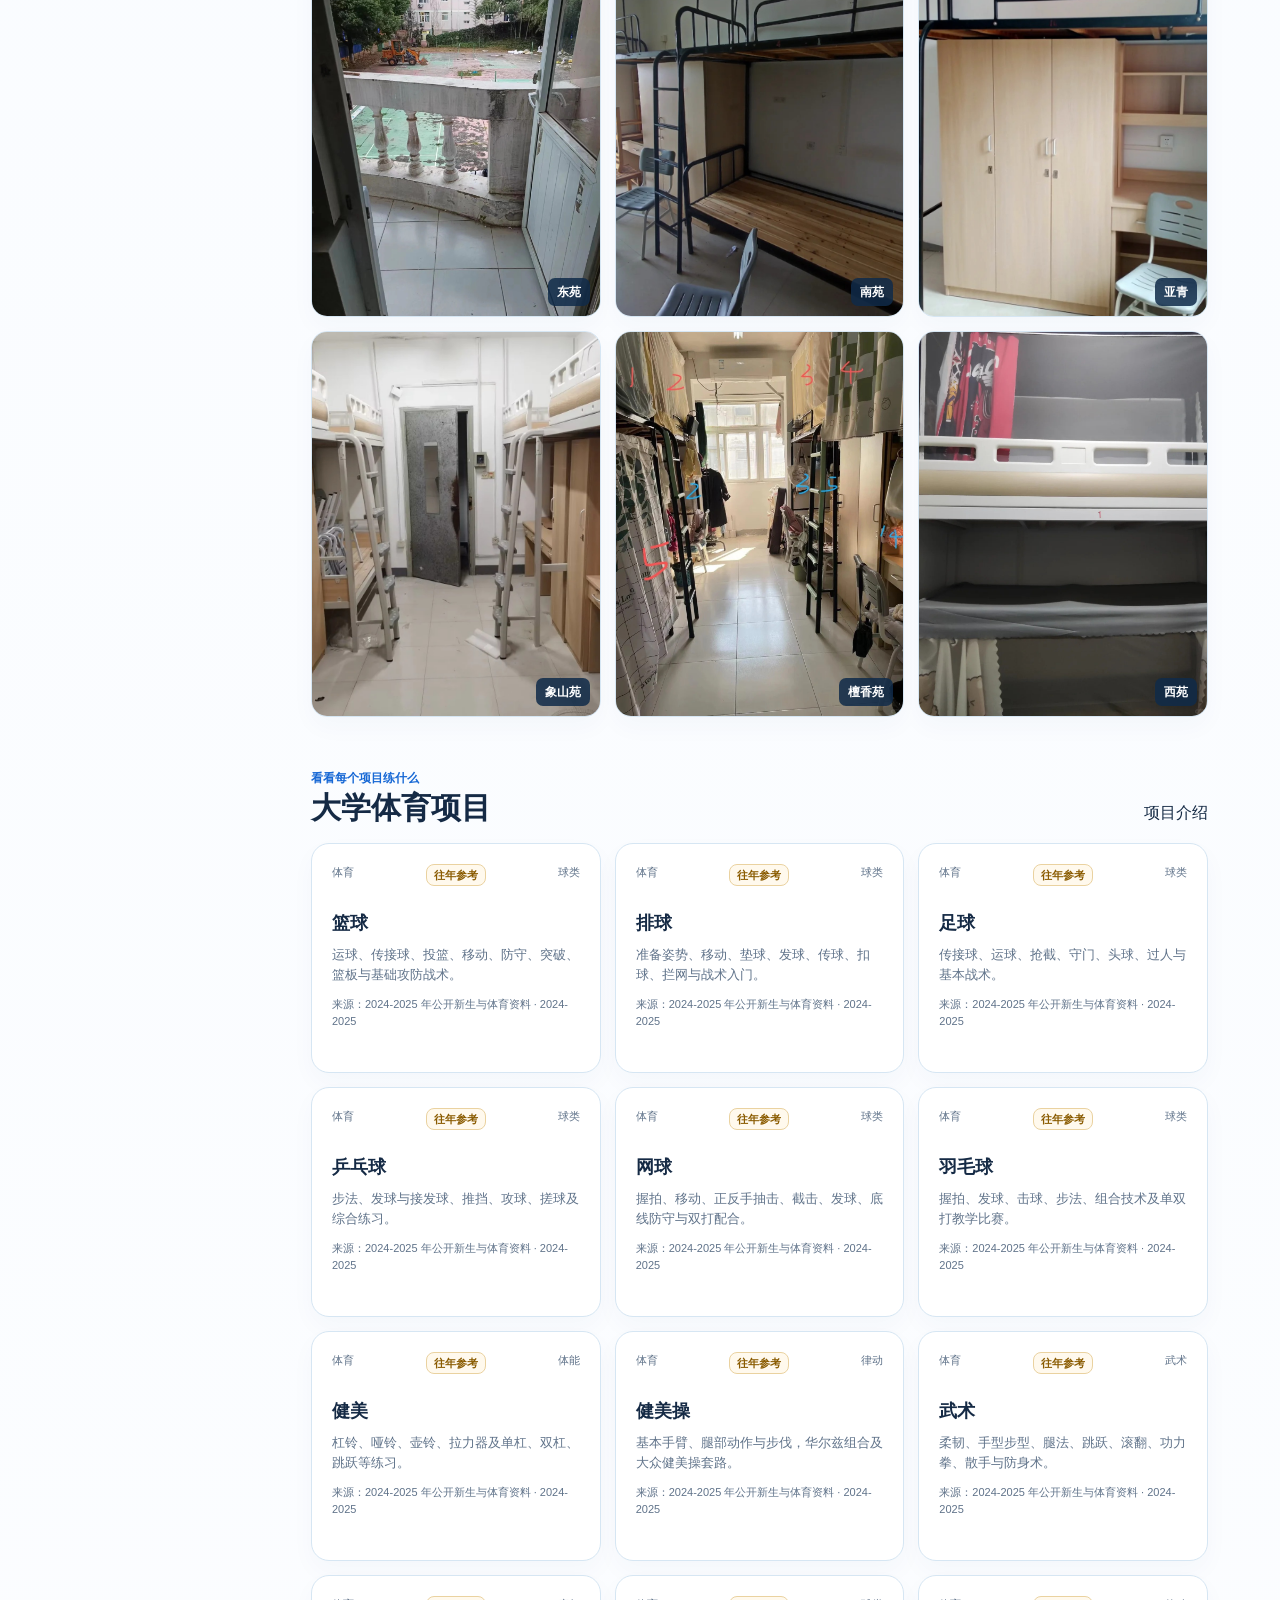
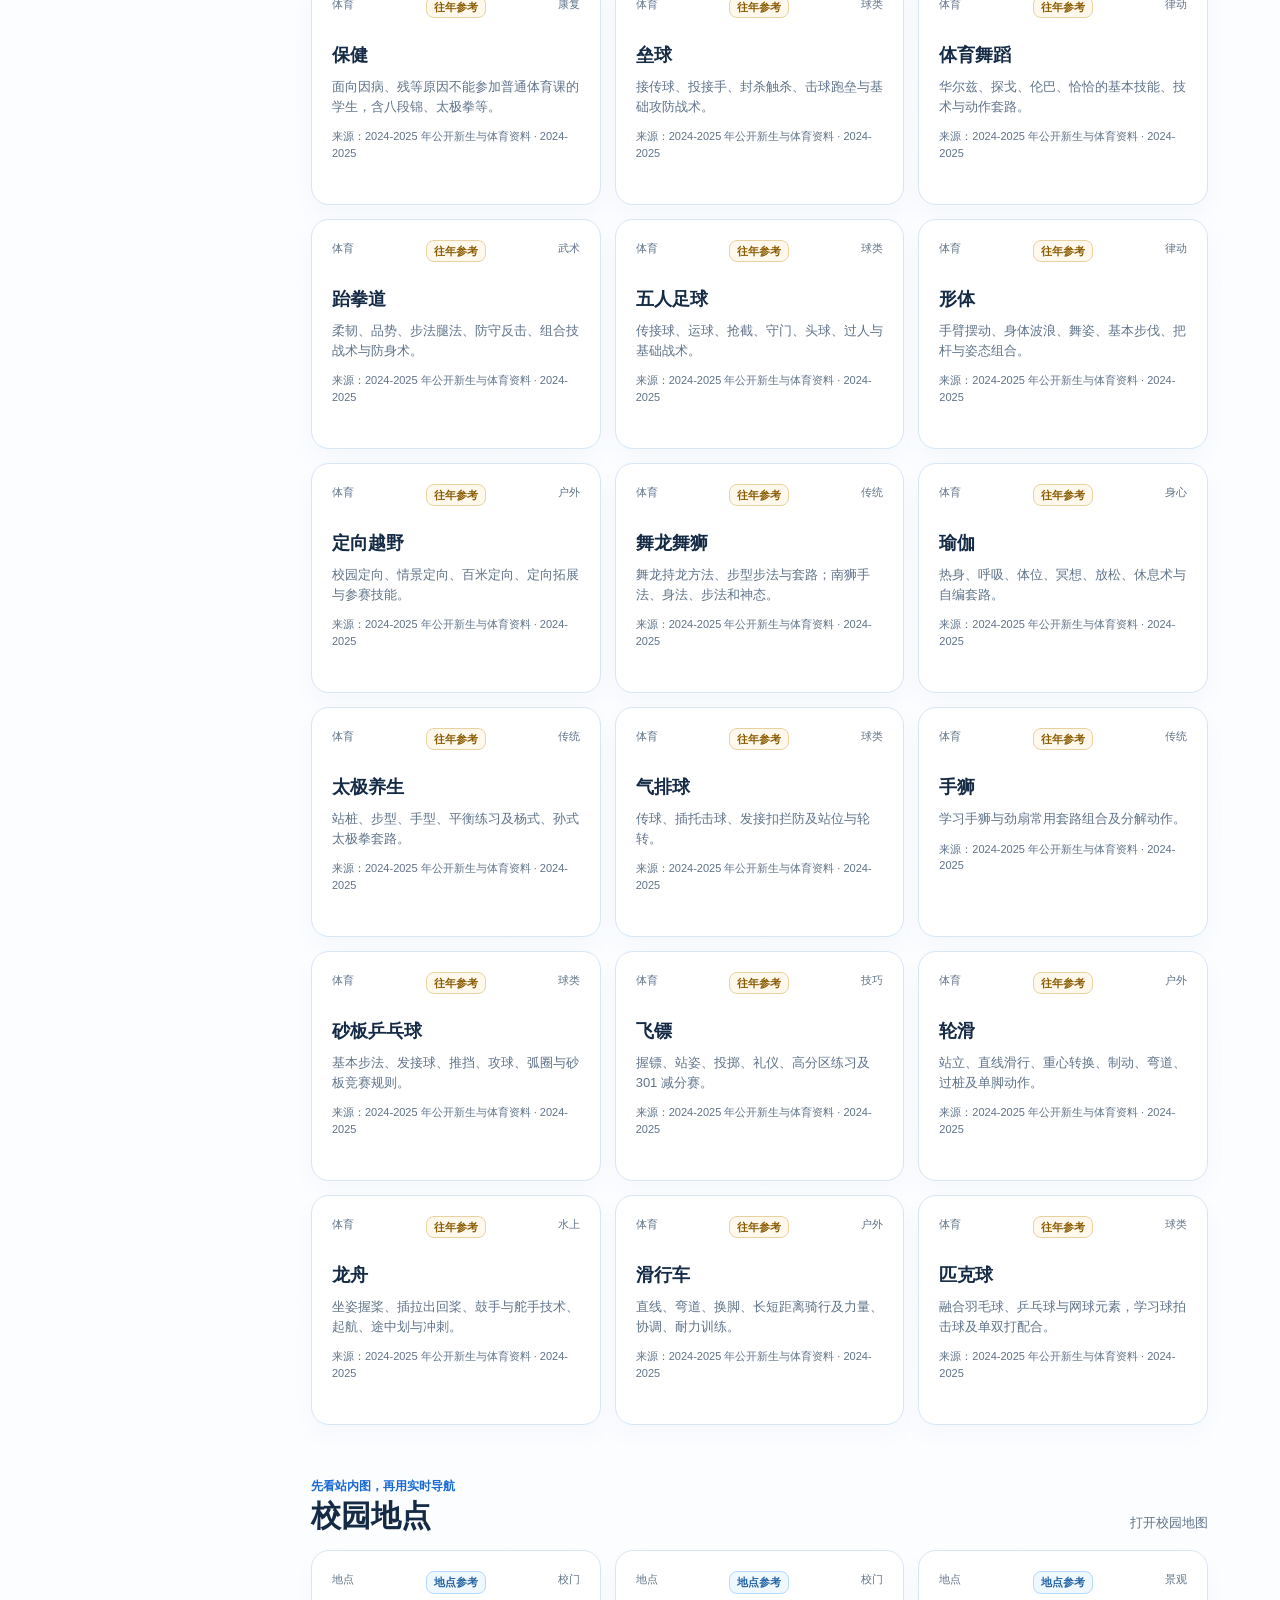
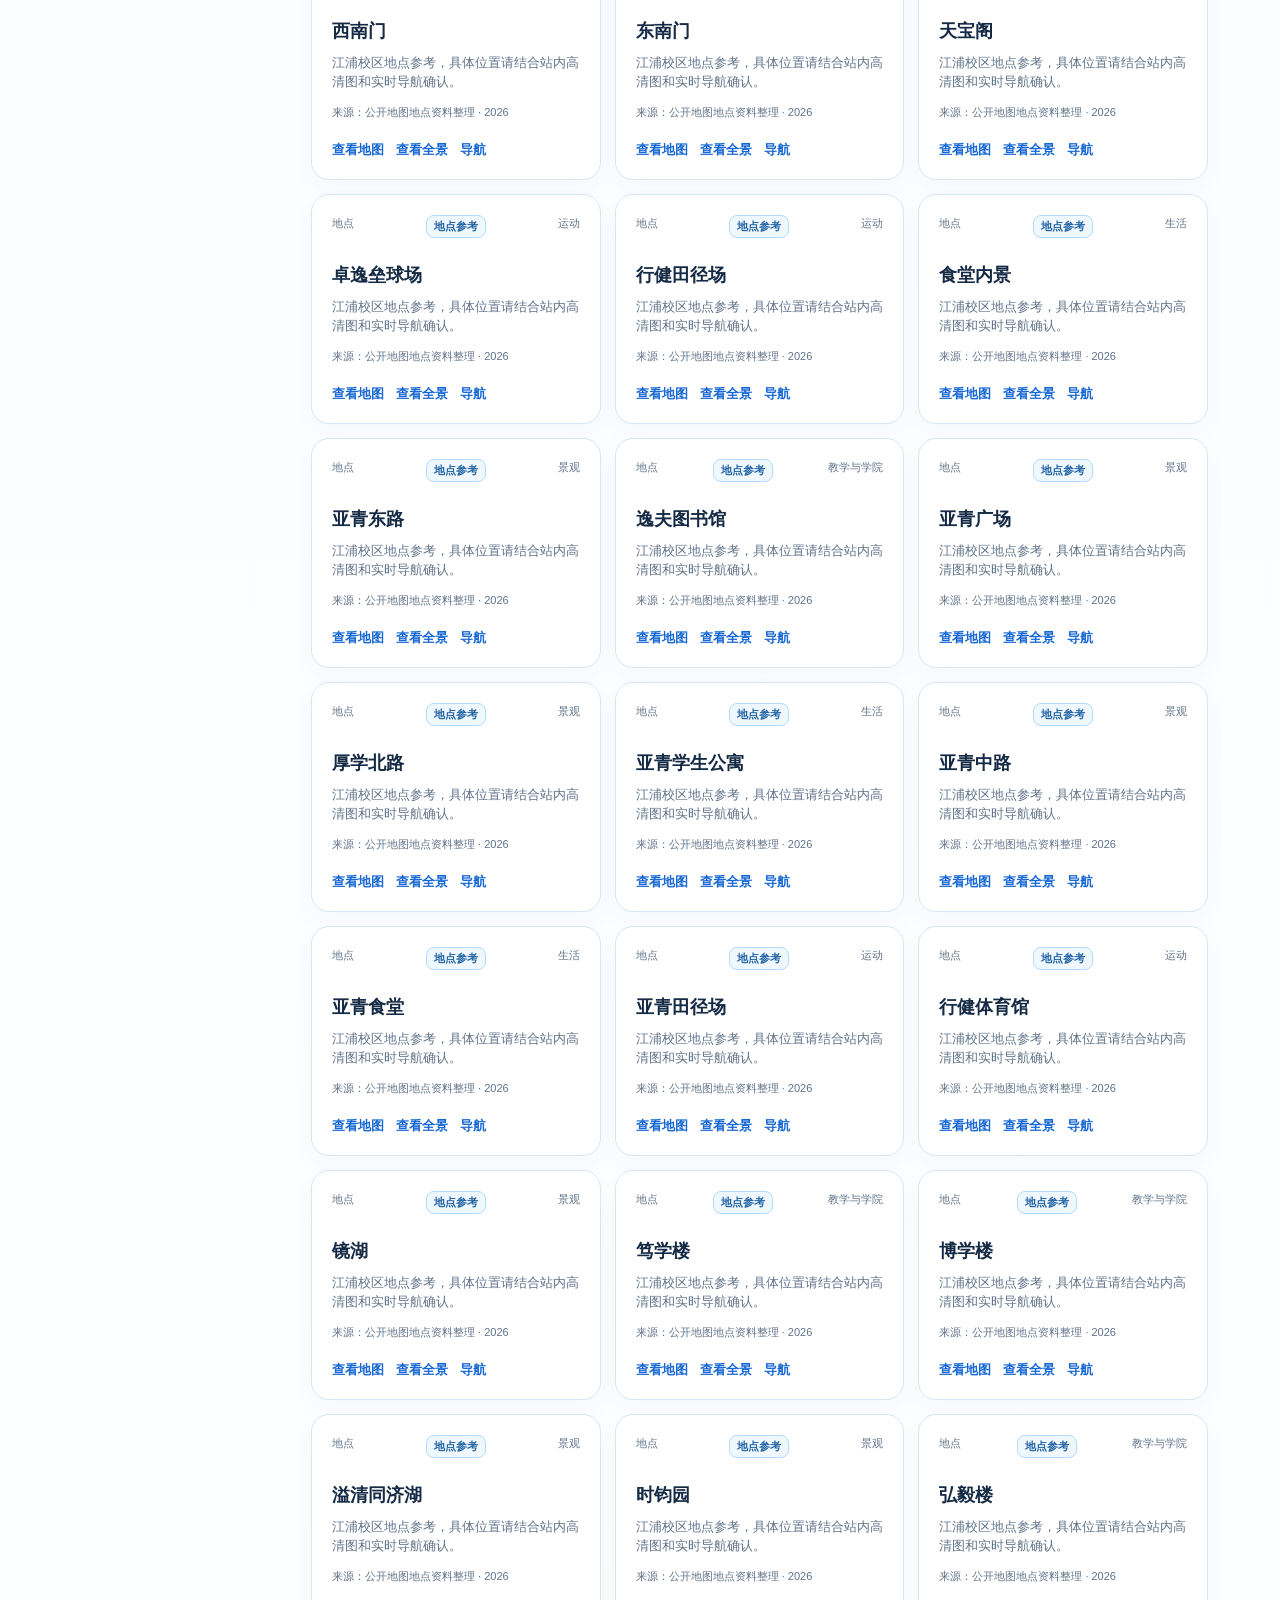
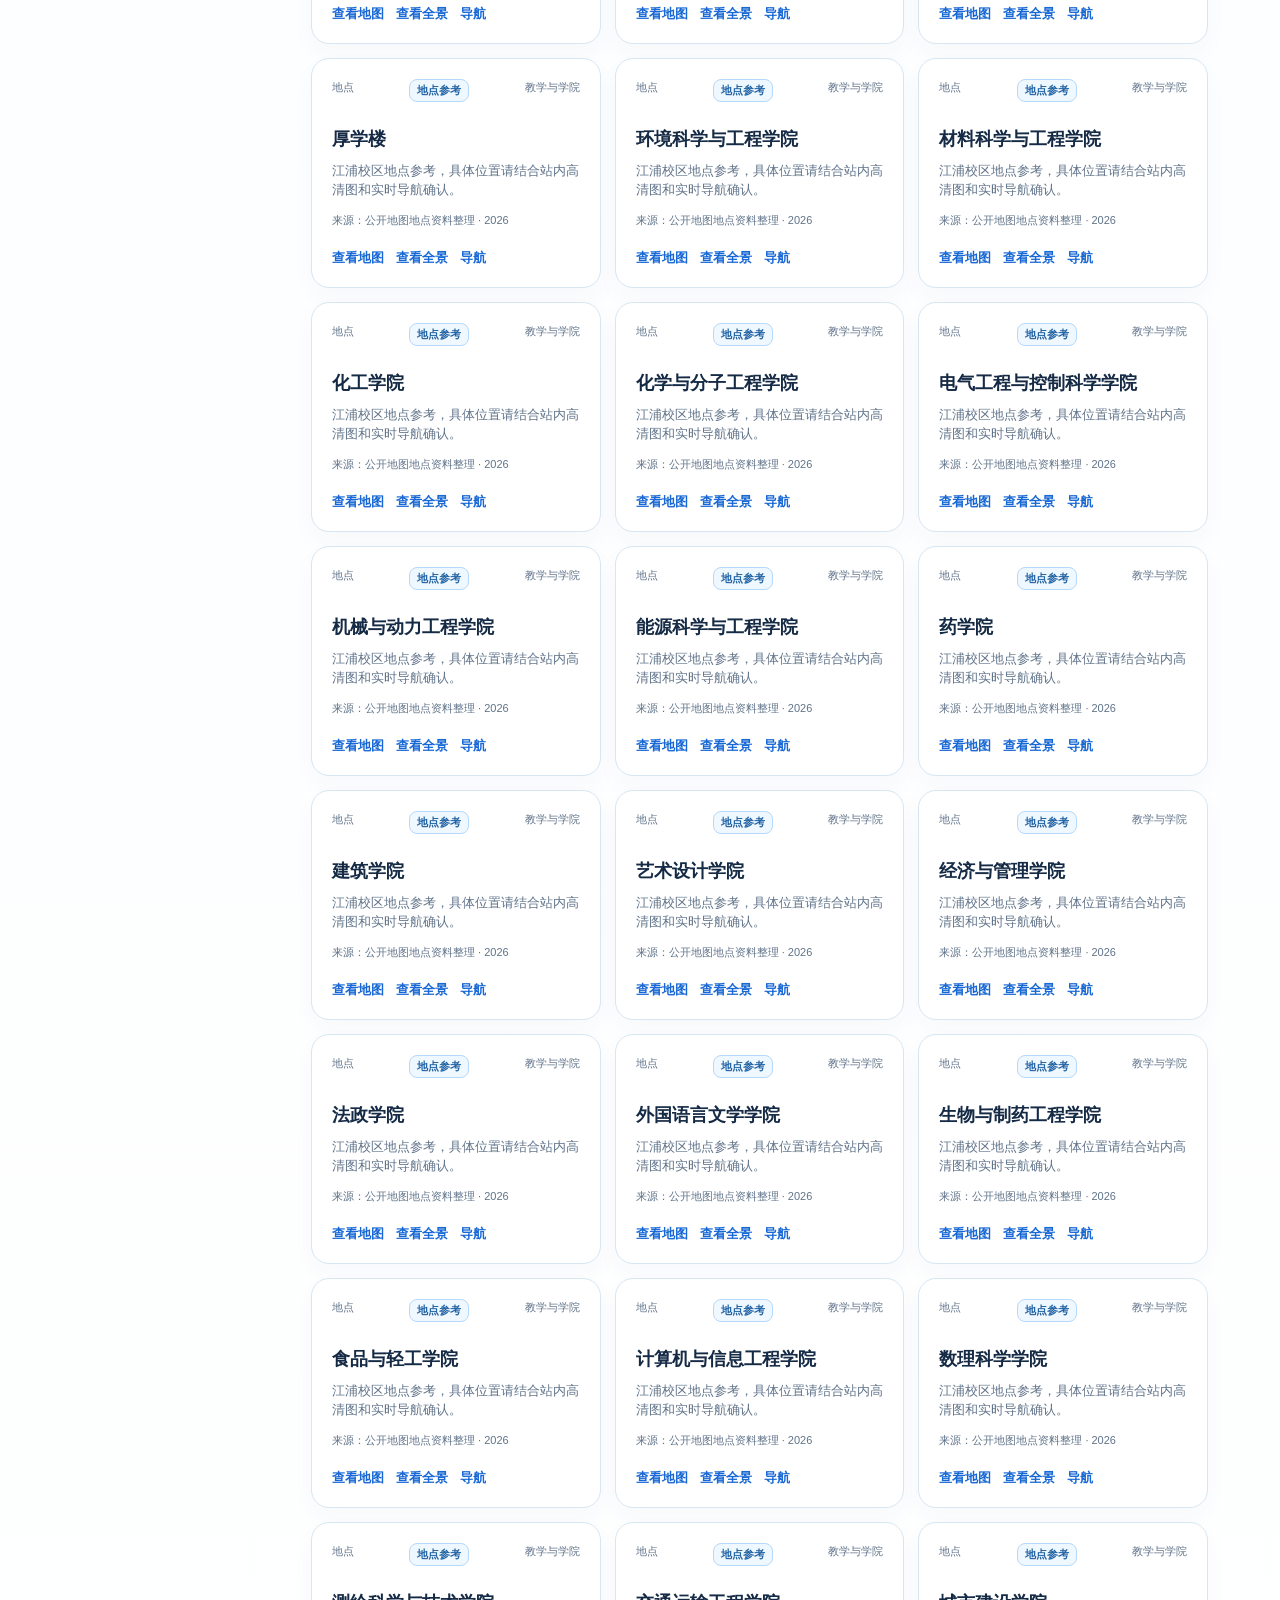
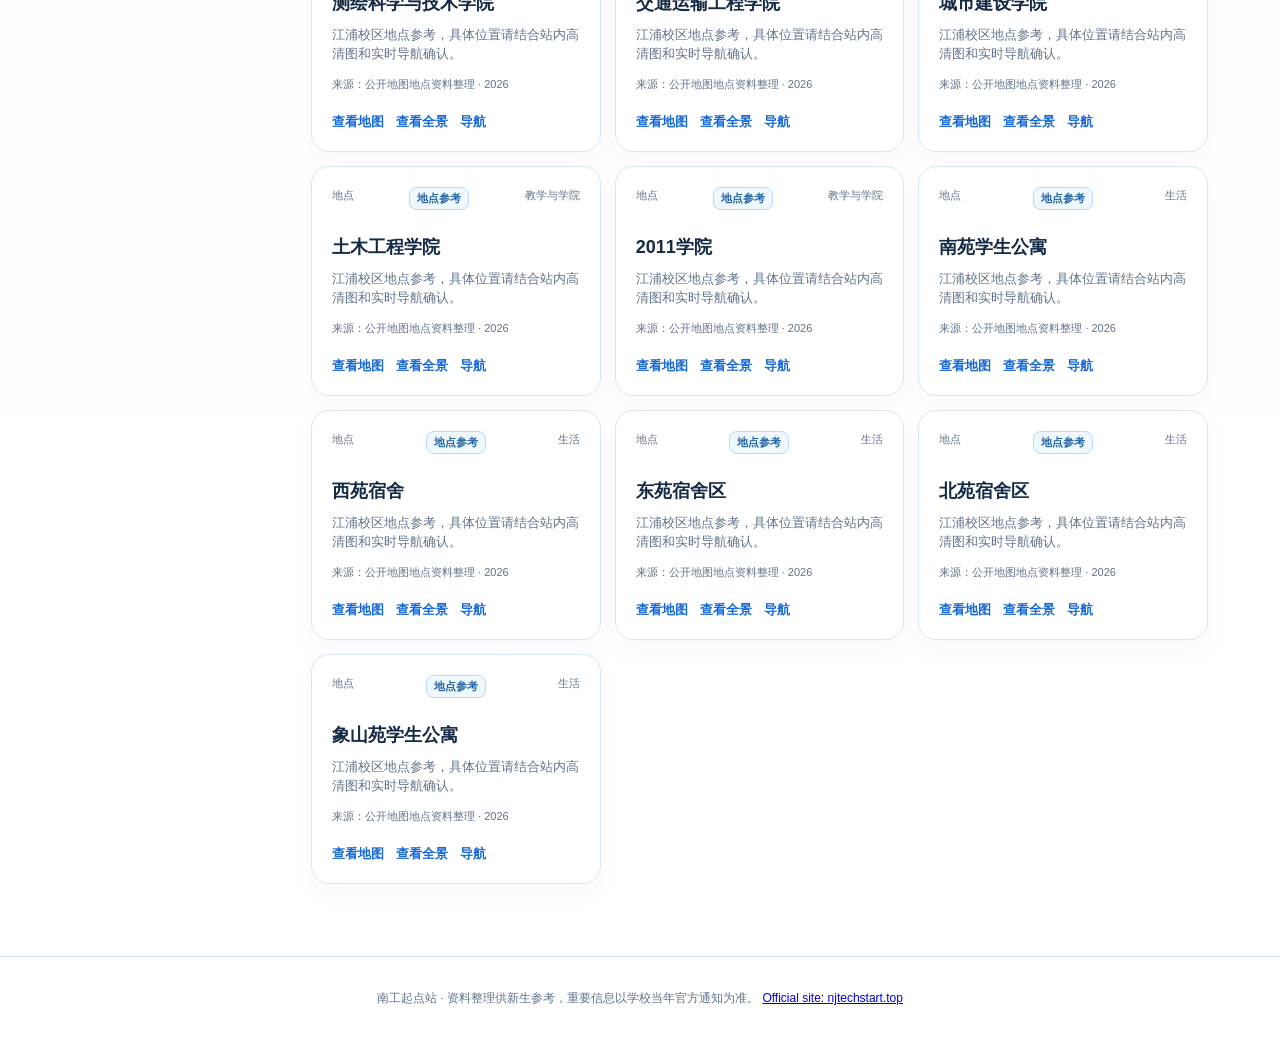
<file: campus-tools.html>
<!doctype html>
<html lang="zh-CN">
  <head>
    <meta charset="UTF-8" />
    <meta name="viewport" content="width=device-width, initial-scale=1.0" />
    <meta name="description" content="南京工业大学南工起点站校园生活资料：报到准备、生活提示、体育项目与地点参考。" />
    <title>校园生活资料 · 南工起点站</title>
    <link rel="stylesheet" href="campus-tools.css" />
  </head>
  <body>
    <header class="tool-header">
      <a class="tool-brand" href="index.html"><span>南工</span>起点站</a>
      <nav aria-label="站内导航">
        <a href="index.html">首页</a><a href="services.html">官方入口</a><a href="transfer.html">转专业</a><a href="competitions.html">竞赛</a><a href="advancement.html">升学</a>
      </nav>
    </header>
    <main>
      <section class="tool-hero">
        <p>校园生活资料</p>
        <h1>认识校园，慢慢融入。</h1>
        <p class="tool-hero-copy">这里放报到准备、生活提示、体育项目和地点参考；教务、网络、空教室等办理事项已统一收进官方服务入口。</p>
      </section>

      <div class="tool-library-layout">
        <aside class="tool-filter-sidebar" aria-label="工具库任务分类">
          <p>按内容查看</p>
          <div class="tool-filters" id="toolFilters">
            <button class="is-active" type="button" data-tool-filter="all" aria-pressed="true">全部</button>
            <button type="button" data-tool-filter="arrival" aria-pressed="false">报到准备</button>
            <button type="button" data-tool-filter="campus-life" aria-pressed="false">校园生活</button>
            <button type="button" data-tool-filter="sports" aria-pressed="false">体育项目</button>
            <button type="button" data-tool-filter="places" aria-pressed="false">校园地点</button>
          </div>
        </aside>
        <div class="tool-library-content">
          <div class="tool-search-wrap">
          <label for="toolSearch">搜索生活资料、地点或体育项目</label>
          <input id="toolSearch" type="search" placeholder="试试：羽毛球、PU、逸夫图书馆、报修" autocomplete="off" />
          </div>
          <p class="tool-result-status" id="toolResultStatus" role="status" aria-live="polite" style="position:absolute;width:1px;height:1px;margin:-1px;overflow:hidden;clip:rect(0,0,0,0);white-space:nowrap"></p>

          <section class="tool-legend" aria-label="资料状态说明">
        <span class="tool-source tool-source-reference-2024-2025">资料参考</span><span>校园生活与体育内容，具体安排以当年通知为准</span>
        <span class="tool-source tool-source-location-reference">地点参考</span><span>结合站内地图和实时导航确认位置</span>
          </section>

          <section class="tool-section tool-checklist-section">
        <div class="section-heading"><div><p>先处理眼前的事</p><h2>出发准备</h2></div><strong id="toolChecklistProgress">0 / 6</strong></div>
        <div id="toolChecklist" class="tool-checklist"></div>
          </section>
          <section class="tool-section">
        <div class="section-heading"><div><p>从日常开始熟悉校园</p><h2>校园生活</h2></div><a href="services.html">更多官方服务</a></div>
        <div id="toolLife" class="tool-grid"></div>
          </section>
          <section class="tool-section">
        <div class="section-heading"><div><p>把日常问题放在一起</p><h2>常用信息</h2></div><span>生活资料</span></div>
        <div id="toolEveryday" class="tool-grid"></div>
          </section>
          <section class="tool-section dorm-photo-showcase" id="dormPhotoShowcase">
        <div class="section-heading"><div><p>先看环境，再安心出发</p><h2>宿舍实拍图集</h2></div><a href="campus-map.html?gallery=dongyuan">查看全部图片</a></div>
        <p class="dorm-showcase-copy">按宿舍区浏览实拍图片；点击任一张照片即可查看该区域完整图集。</p>
        <div class="dorm-showcase-grid">
          <a href="campus-map.html?gallery=dongyuan"><img src="assets/dorm-gallery/latest/dongyuan-01.jpg" alt="东苑宿舍实拍" loading="lazy" /><span>东苑</span></a>
          <a href="campus-map.html?gallery=old-nanyuan"><img src="assets/dorm-gallery/latest/old-nanyuan-01.jpg" alt="南苑宿舍实拍" loading="lazy" /><span>南苑</span></a>
          <a href="campus-map.html?gallery=yaqing"><img src="assets/dorm-gallery/latest/yaqing-01.jpg" alt="亚青宿舍实拍" loading="lazy" /><span>亚青</span></a>
          <a href="campus-map.html?gallery=xiangshan"><img src="assets/dorm-gallery/latest/xiangshan-01.jpg" alt="象山苑宿舍实拍" loading="lazy" /><span>象山苑</span></a>
          <a href="campus-map.html?gallery=tanxiang"><img src="assets/dorm-gallery/latest/tanxiang-01.jpg" alt="檀香苑宿舍实拍" loading="lazy" /><span>檀香苑</span></a>
          <a href="campus-map.html?gallery=xiyuan"><img src="assets/dorm-gallery/latest/xiyuan-01.jpg" alt="西苑宿舍实拍" loading="lazy" /><span>西苑</span></a>
        </div>
          </section>
          <section class="tool-section">
        <div class="section-heading"><div><p>看看每个项目练什么</p><h2>大学体育项目</h2></div><span>项目介绍</span></div>
        <div id="toolSports" class="tool-grid"></div>
          </section>
          <section class="tool-section">
        <div class="section-heading"><div><p>先看站内图，再用实时导航</p><h2>校园地点</h2></div><a href="campus-map.html">打开校园地图</a></div>
        <div id="toolPlaces" class="tool-grid"></div>
          </section>
          <div class="tool-empty" id="toolEmpty" hidden>
            <p>没有找到对应内容。</p>
            <button type="button" id="toolReset">清除筛选</button>
          </div>
        </div>
      </div>
    </main>
    <dialog class="tool-panorama-dialog" id="toolPanoramaDialog" aria-labelledby="toolPanoramaTitle">
      <div class="tool-panorama-head"><div><p>校园地点参考</p><h2 id="toolPanoramaTitle">百度全景</h2></div><button class="tool-panorama-close" type="button" data-panorama-close aria-label="关闭全景预览">关闭</button></div>
      <p class="tool-panorama-status" id="toolPanoramaStatus" aria-live="polite">正在准备全景预览。</p>
      <div class="tool-panorama-canvas" id="toolPanoramaCanvas" aria-label="地点全景预览"></div>
      <div class="tool-panorama-actions"><a data-panorama-map-link target="_blank" rel="noreferrer">在百度地图中打开 ↗</a></div>
      <p class="tool-panorama-note">全景由百度地图提供，仅作地点参考；无可用画面时可直接在百度地图继续查看。</p>
    </dialog>
    <footer>南工起点站 · 资料整理供新生参考，重要信息以学校当年官方通知为准。 <a class="mirror-note" href="https://njtechstart.top/">Official site: njtechstart.top</a></footer>
    <script src="panorama-config.js"></script>
    <script src="data/campus-tools-data.js"></script>
    <script src="campus-tools.js?v=20260808-mobile-panorama"></script>
  </body>
</html>
</file>
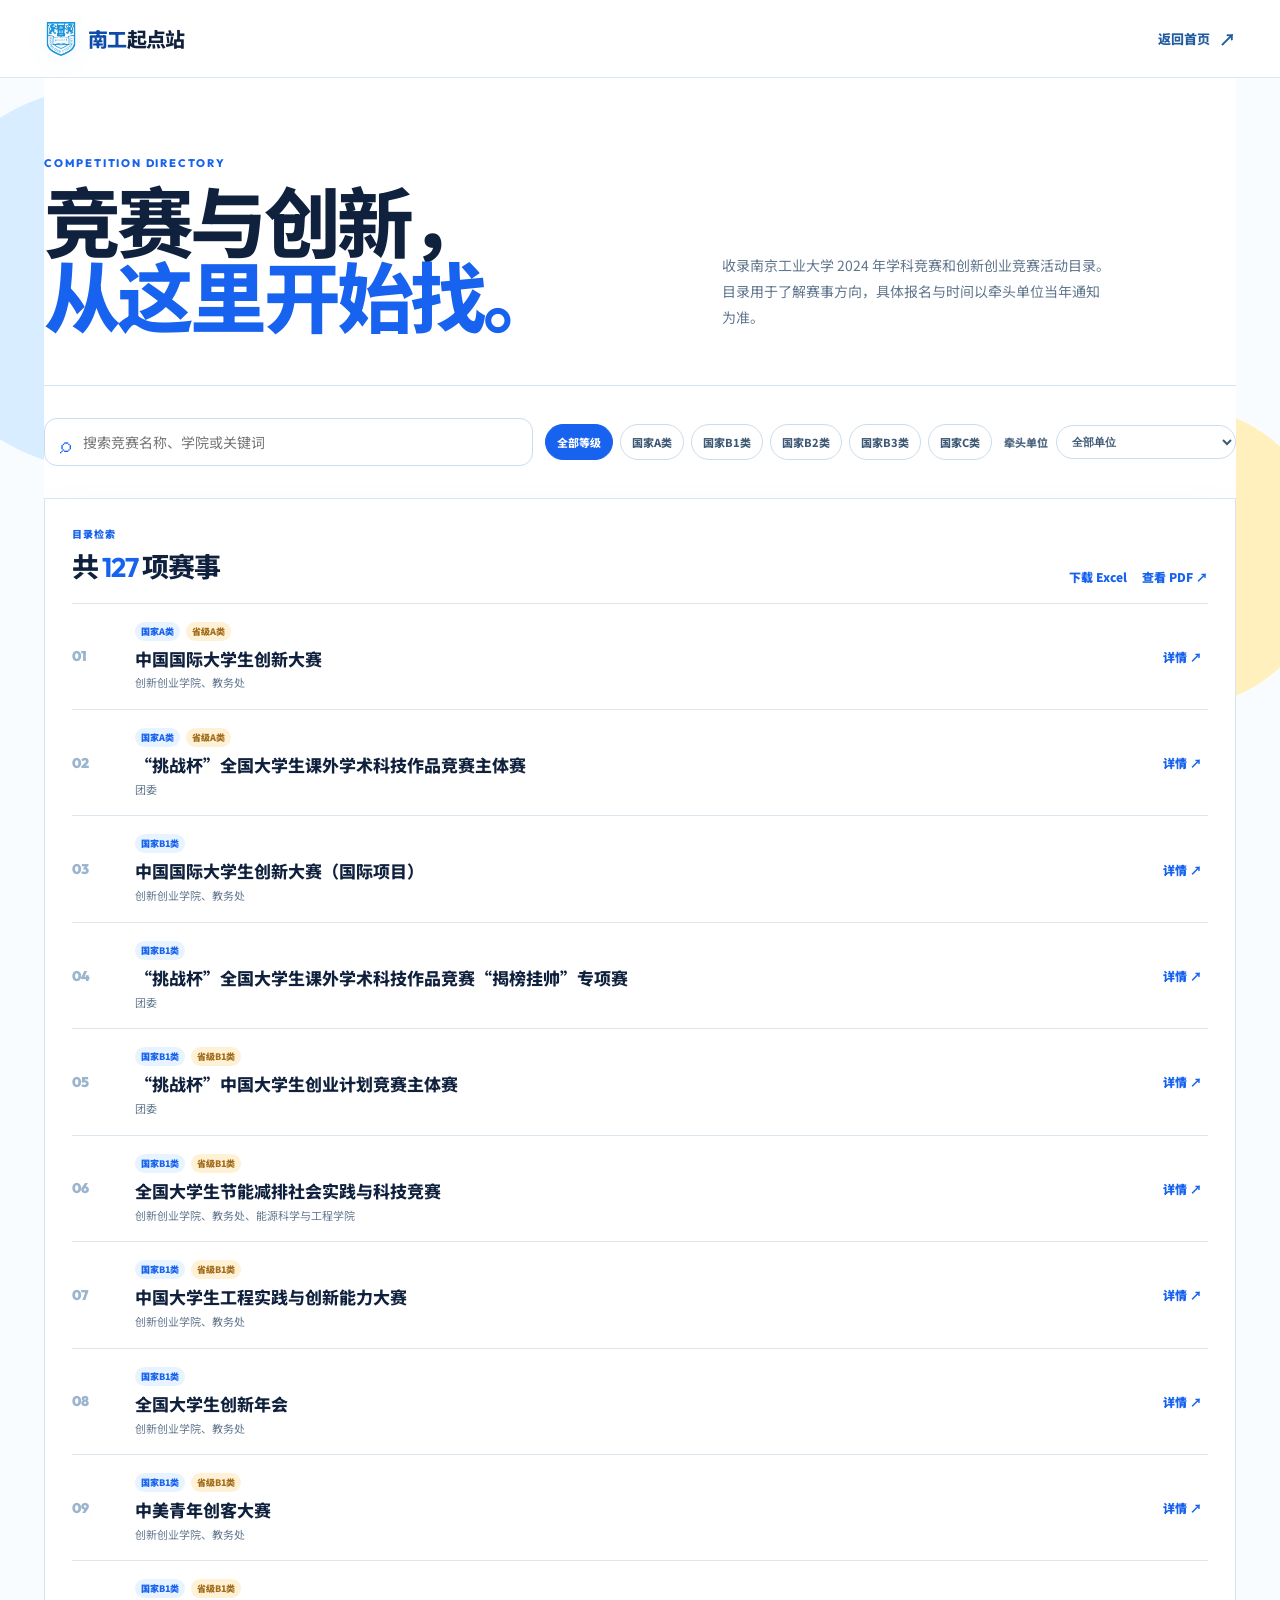
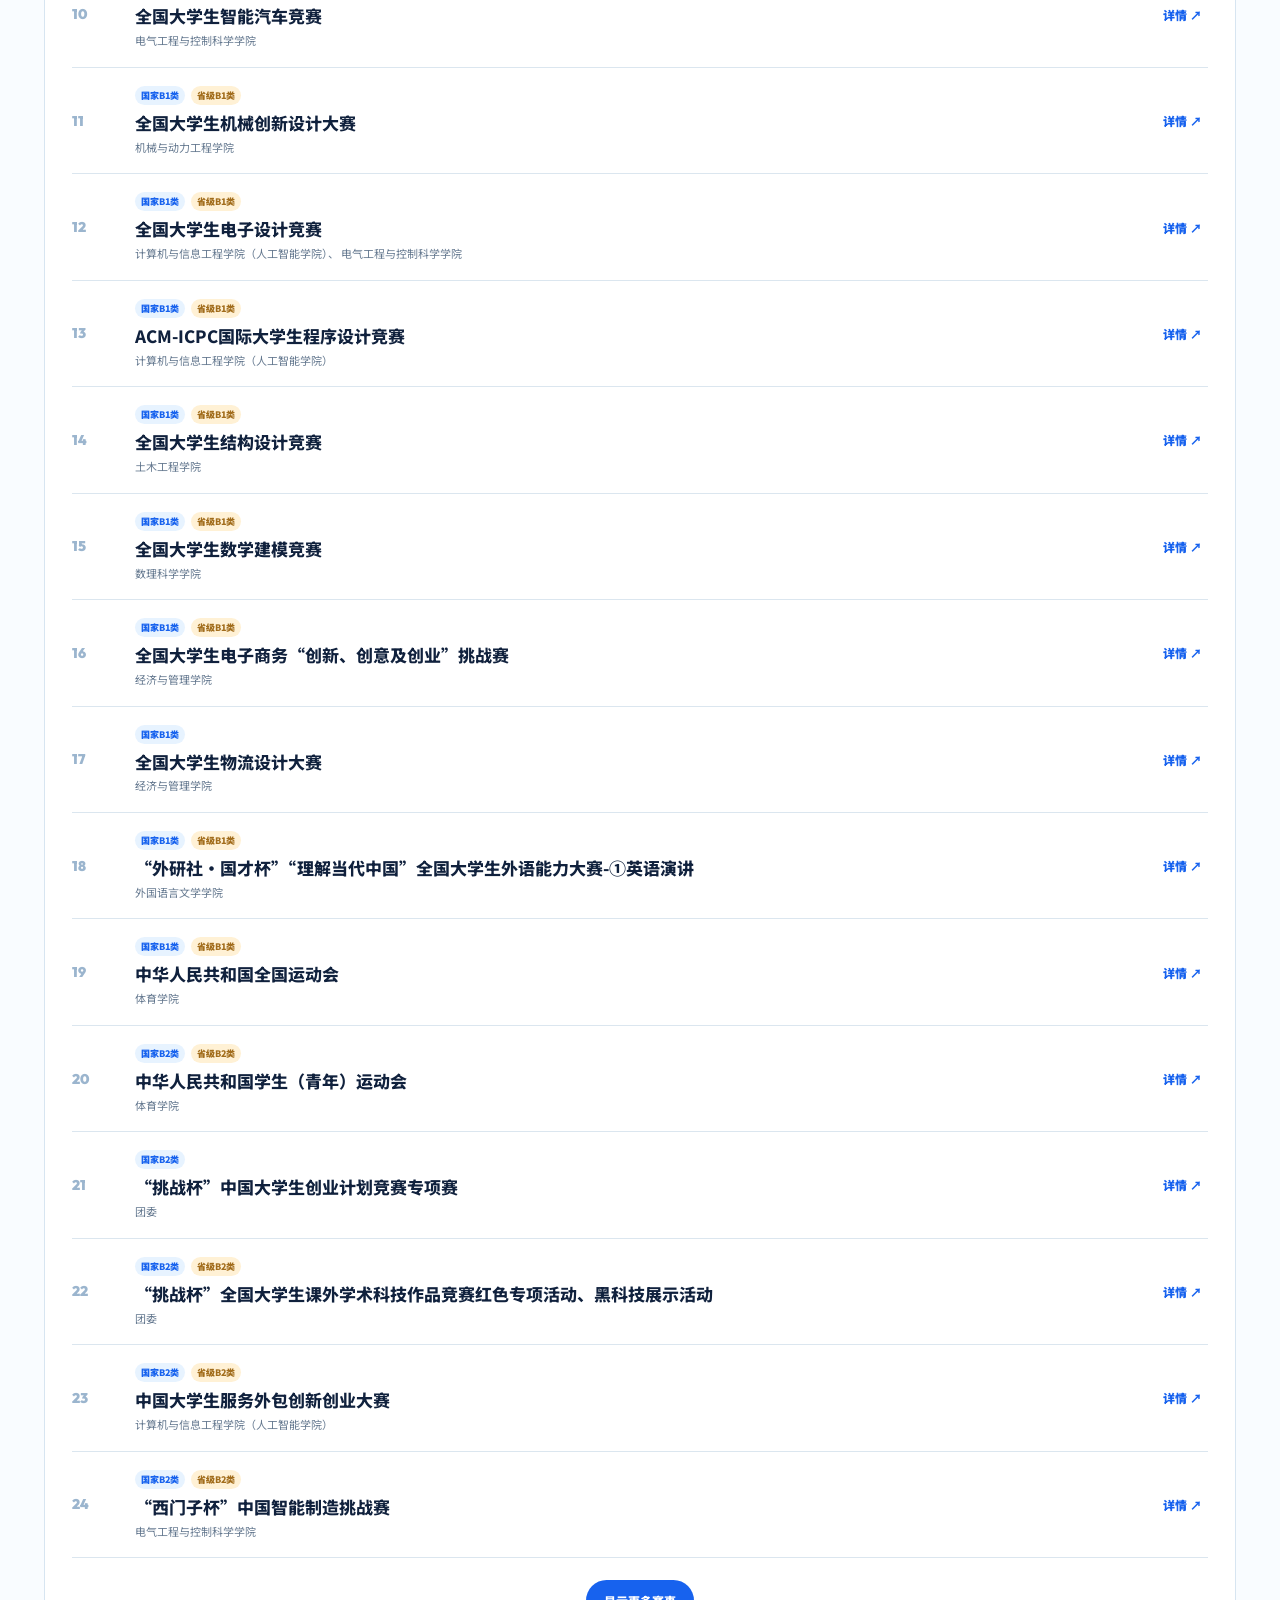
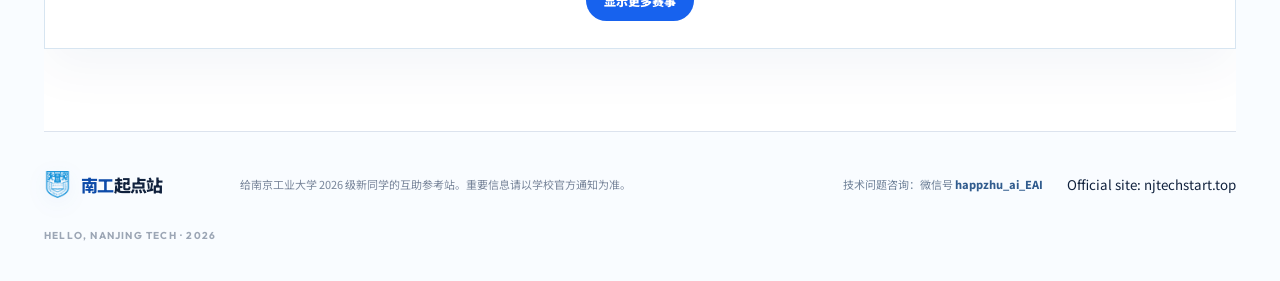
<file: competitions.html>
<!doctype html>
<html lang="zh-CN">
  <head>
    <meta charset="UTF-8" />
    <meta name="viewport" content="width=device-width, initial-scale=1.0" />
    <meta name="description" content="南京工业大学学科竞赛与创新创业竞赛活动目录查询。" />
    <title>竞赛与创新目录 · 南工起点站</title>
    <link rel="preconnect" href="https://fonts.googleapis.com" />
    <link rel="preconnect" href="https://fonts.gstatic.com" crossorigin />
    <link href="https://fonts.googleapis.com/css2?family=Noto+Sans+SC:wght@400;500;600;700;800;900&family=Outfit:wght@500;600;700;800&display=swap" rel="stylesheet" />
    <link rel="stylesheet" href="styles.css?v=20260801-footer-support" />
    <link rel="stylesheet" href="journey-fix.css?v=20260729-competitions-ui16" />
    <link rel="stylesheet" href="competitions.css?v=20260729-competitions-ui16" />
  </head>
  <body class="competitions-page">
    <header class="site-header competitions-header">
      <a class="brand" href="index.html#top" aria-label="返回南工起点站首页"><img class="brand-mark" src="assets/njtech-emblem.png" alt="" aria-hidden="true" /><span>南工<span>起点站</span></span></a>
      <a class="services-back" href="index.html#competitions">返回首页 <span>↗</span></a>
    </header>

    <main class="competitions-main">
      <section class="competitions-hero">
        <div><p>COMPETITION DIRECTORY</p><h1>竞赛与创新，<br /><em>从这里开始找。</em></h1></div>
        <p>收录南京工业大学 2024 年学科竞赛和创新创业竞赛活动目录。目录用于了解赛事方向，具体报名与时间以牵头单位当年通知为准。</p>
      </section>

      <section class="competition-tools" aria-label="竞赛目录筛选">
        <label class="competition-search" for="competitionSearch"><span>⌕</span><input id="competitionSearch" type="search" placeholder="搜索竞赛名称、学院或关键词" autocomplete="off" /></label>
        <div class="competition-filter-row" id="competitionLevelFilters" aria-label="按国家等级筛选"></div>
        <label class="competition-college"><span>牵头单位</span><select id="competitionCollege"><option value="all">全部单位</option></select></label>
      </section>

      <section class="competition-results" aria-labelledby="competitionResultsTitle">
        <div class="competition-results-head"><div><p>目录检索</p><h2 id="competitionResultsTitle">共 <strong id="competitionCount">0</strong> 项赛事</h2></div><div class="competition-downloads"><a href="assets/competition-docs/njtech-competition-directory-2024.xlsx" download="南京工业大学学科竞赛和创新创业竞赛活动目录（2024年）.xlsx">下载 Excel</a><a href="assets/competition-docs/njtech-competition-directory-2024.pdf" target="_blank" rel="noreferrer">查看 PDF ↗</a></div></div>
        <div class="competition-list" id="competitionList" aria-live="polite"></div>
        <button class="competition-load-more" id="competitionLoadMore" type="button" hidden>显示更多赛事</button>
      </section>
    </main>

    <footer><a class="brand footer-brand" href="index.html#top"><img class="brand-mark" src="assets/njtech-emblem.png" alt="" aria-hidden="true" /><span>南工<span>起点站</span></span></a><p>给南京工业大学 2026 级新同学的互助参考站。重要信息请以学校官方通知为准。</p><small class="tech-support">技术问题咨询：微信号 <strong>happzhu_ai_EAI</strong></small><small class="mirror-note"><a href="https://njtechstart.top/">Official site: njtechstart.top</a></small><span>HELLO, NANJING TECH · 2026</span></footer>
    <div class="competition-modal" id="competitionModal" aria-hidden="true" role="dialog" aria-modal="true" aria-labelledby="competitionModalTitle"><button class="competition-modal-backdrop" type="button" data-close-competition aria-label="关闭详情"></button><section class="competition-modal-card"><button class="modal-close" type="button" data-close-competition aria-label="关闭详情">×</button><p id="competitionModalLevel"></p><h2 id="competitionModalTitle"></h2><dl id="competitionModalDetails"></dl><small>目录用于了解赛事方向；报名资格、赛程和当年通知请以牵头单位发布为准。</small></section></div>
    <script src="competitions.js?v=20260729-competitions-ui16"></script>
  </body>
</html>
</file>
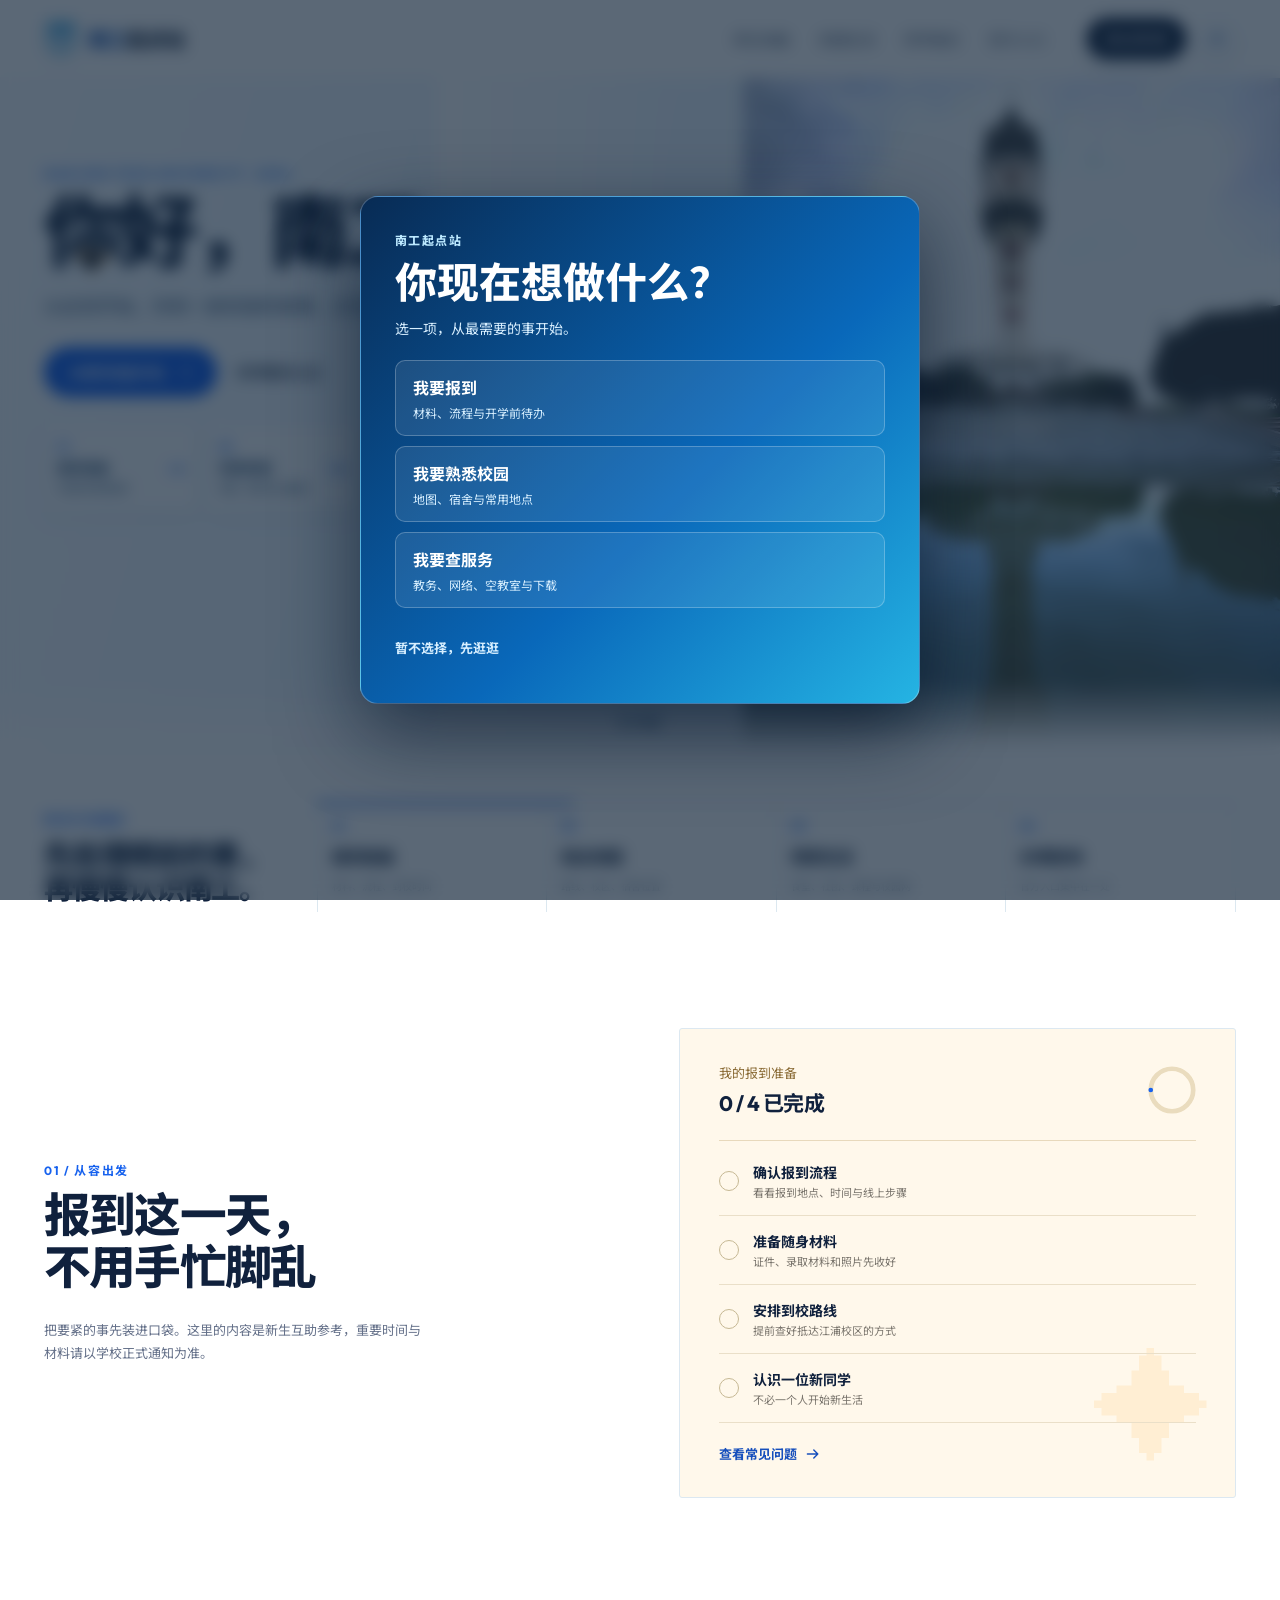
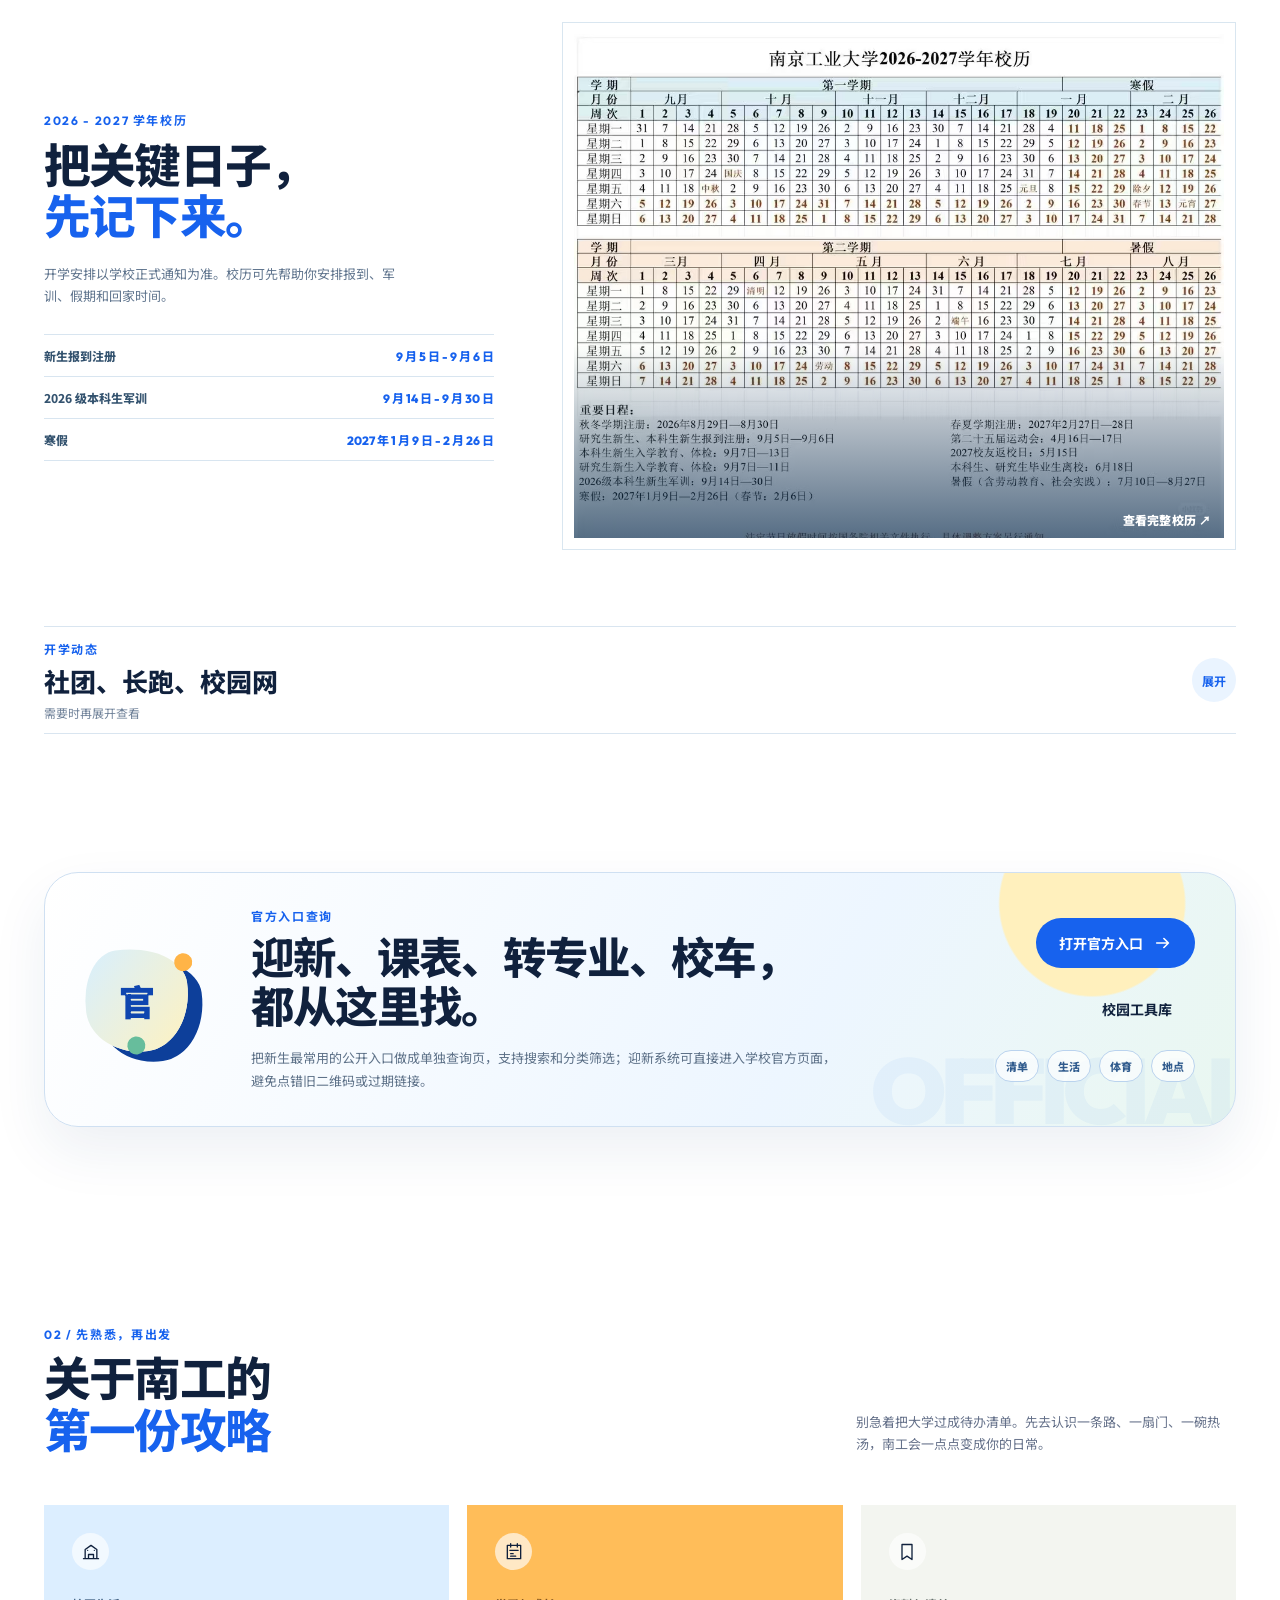
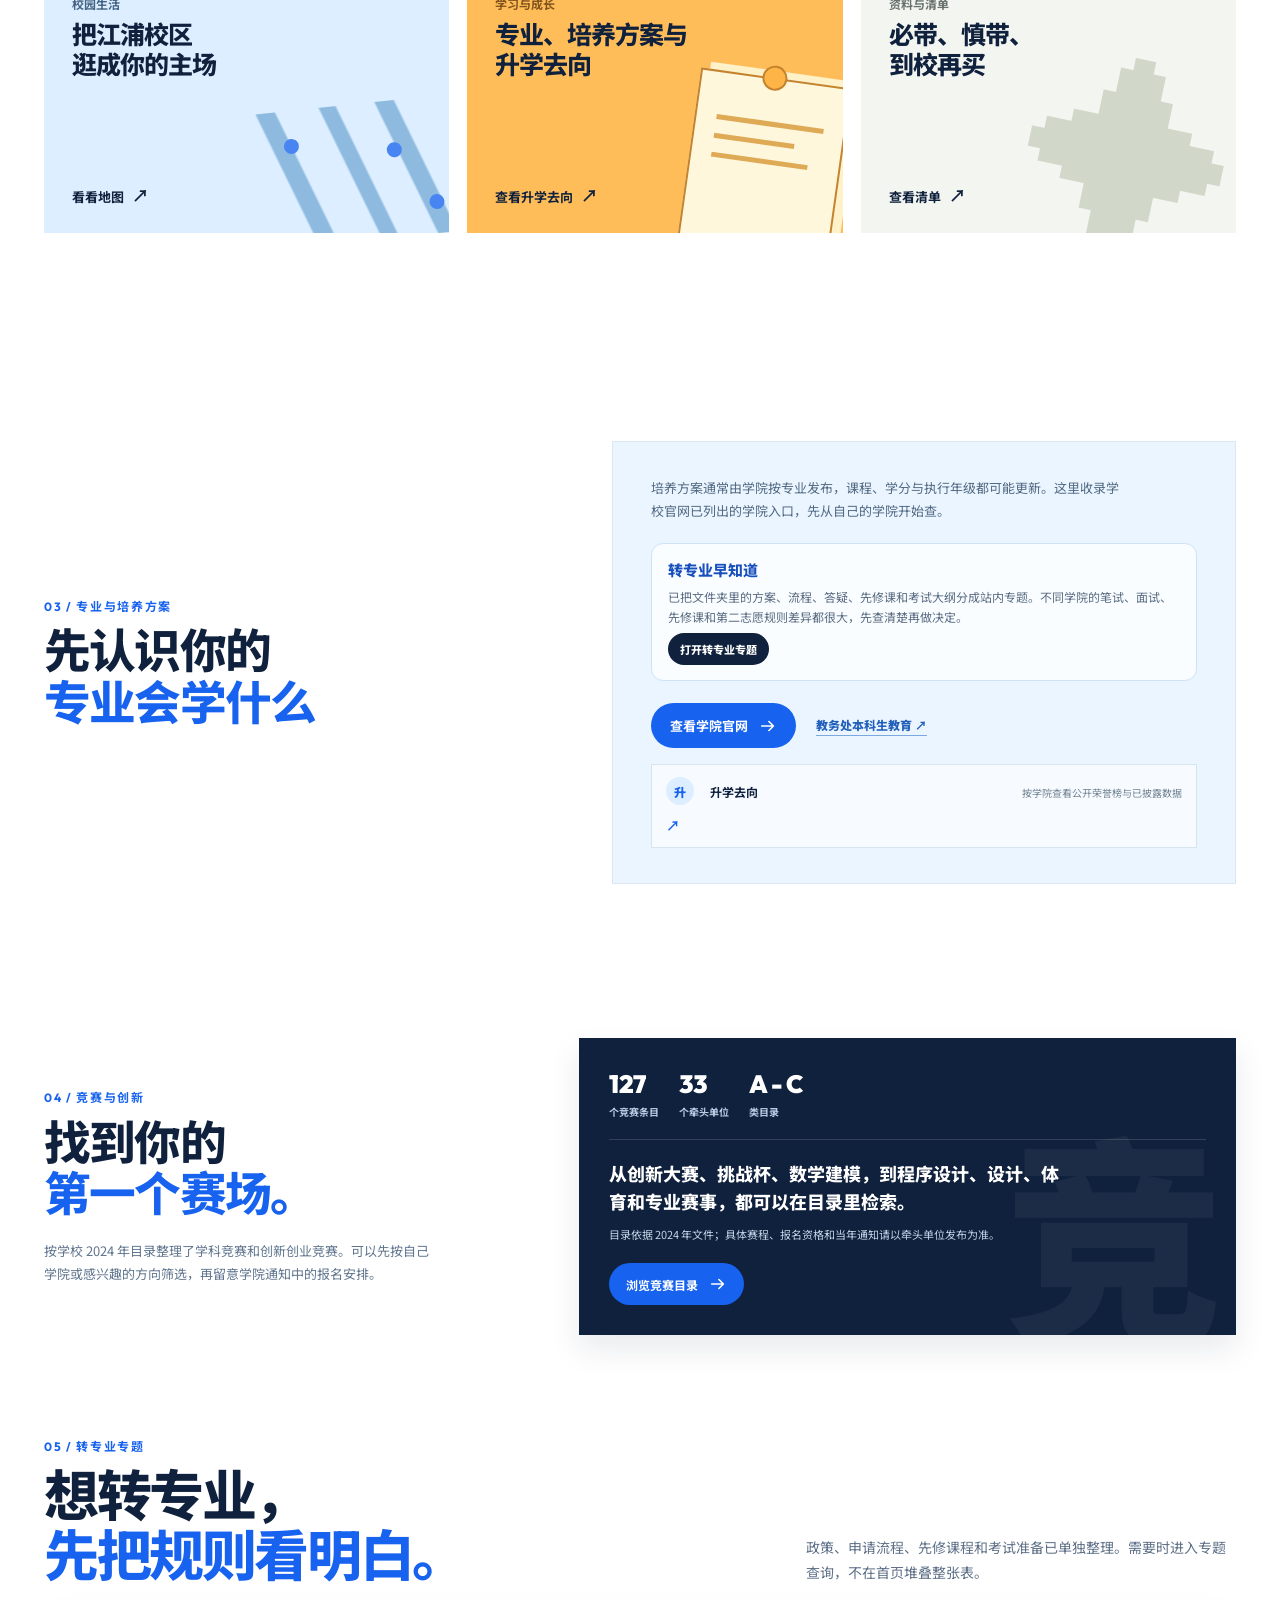
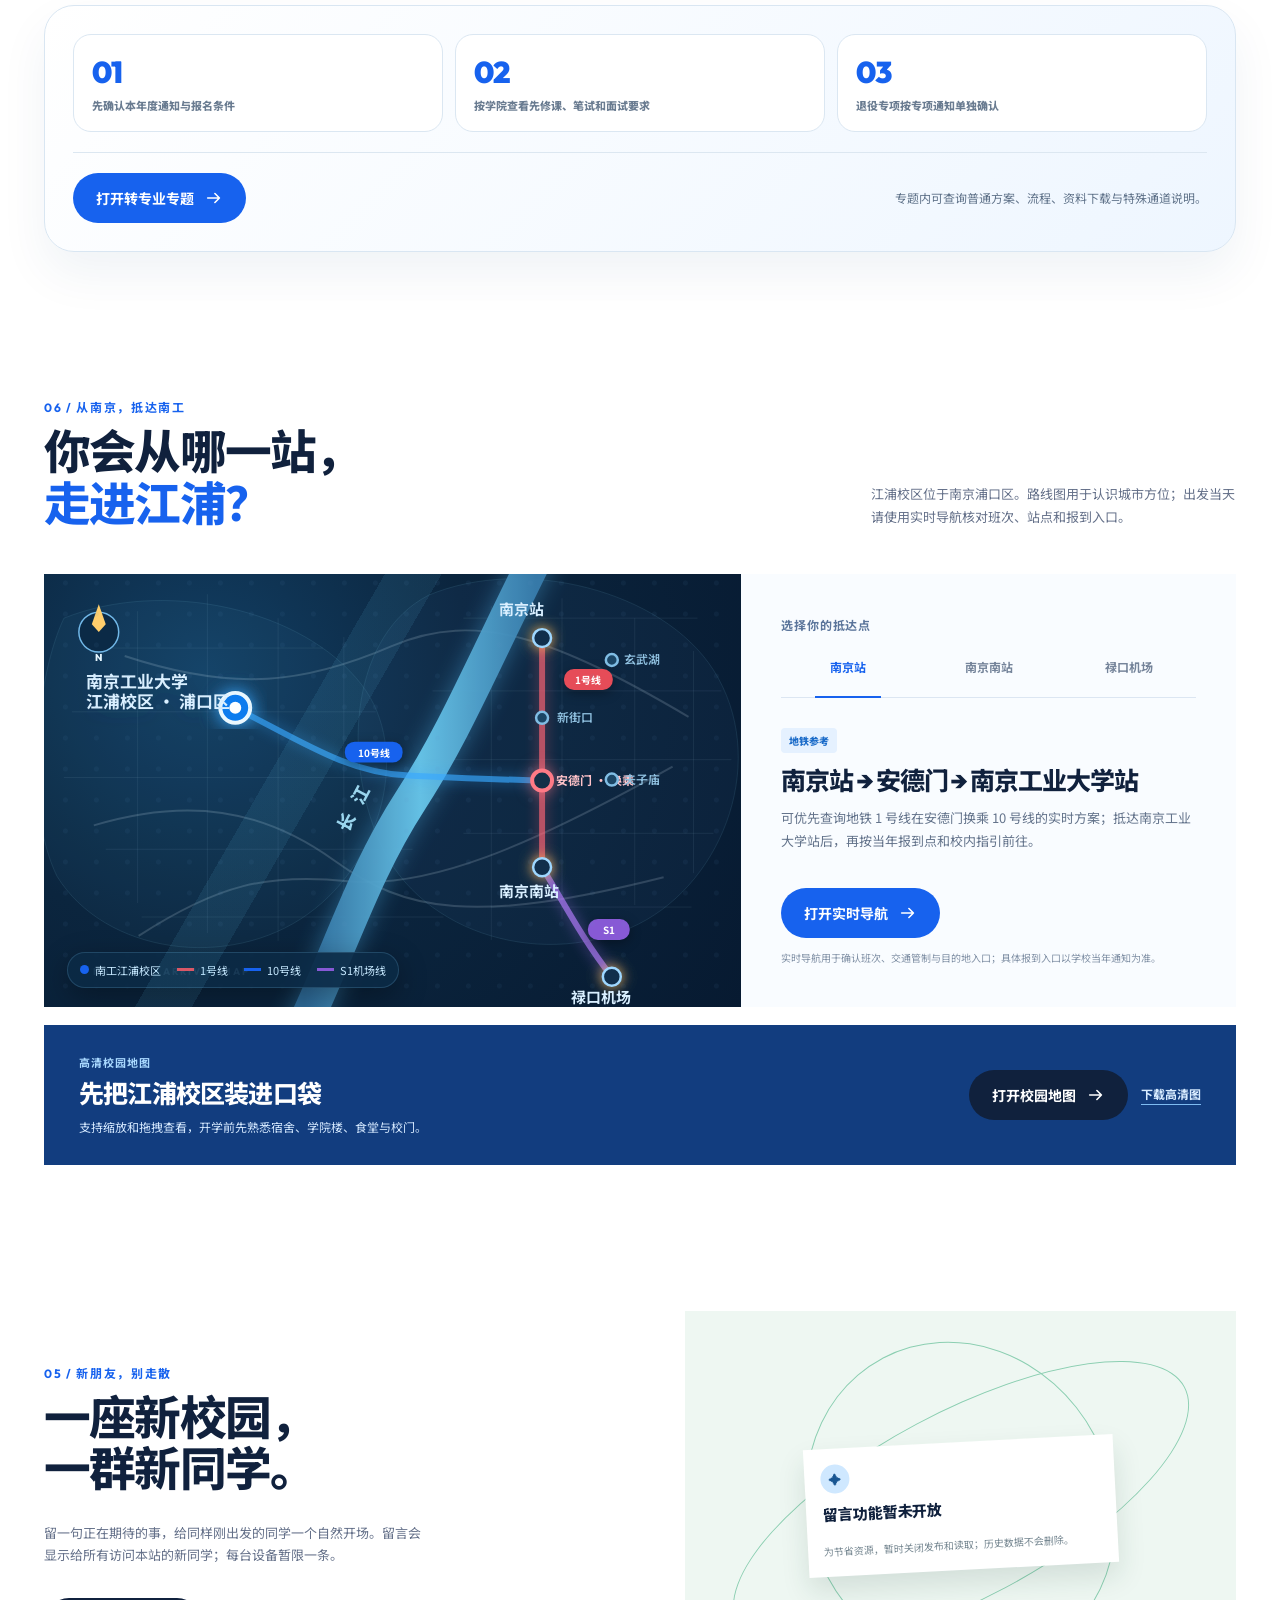
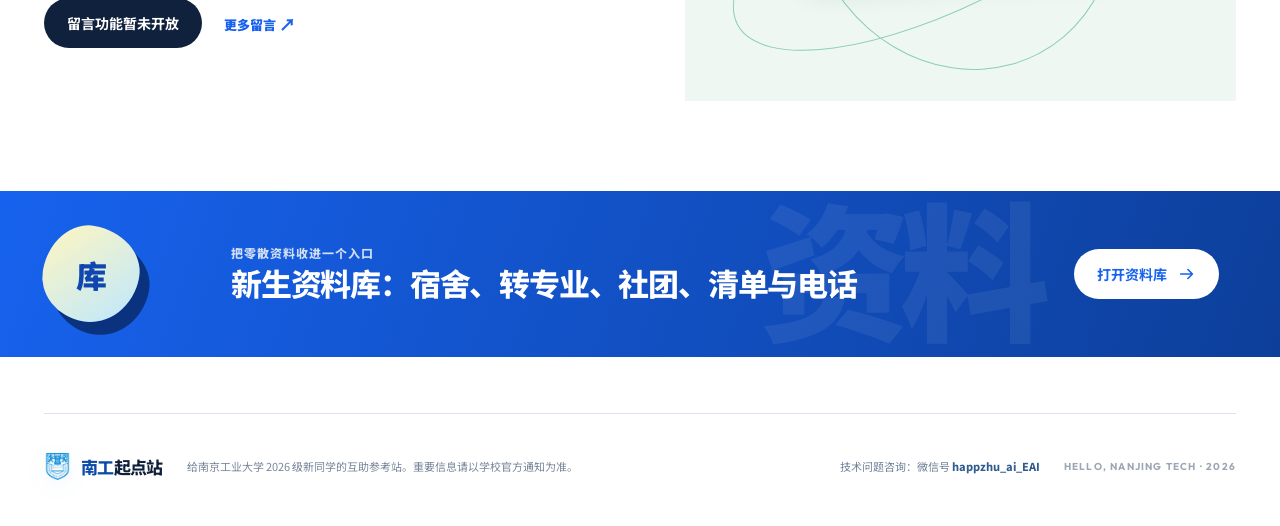
<file: complete-guide.html>
<!doctype html>
<html lang="zh-CN">
  <head>
    <meta charset="UTF-8" />
    <meta name="viewport" content="width=device-width, initial-scale=1.0" />
    <meta name="description" content="南工起点站：给南京工业大学新生的入学指南与互助社区。" />
    <title>南工起点站 · 2026 新生欢迎你</title>
    <link rel="preconnect" href="https://fonts.googleapis.com" />
    <link rel="preconnect" href="https://fonts.gstatic.com" crossorigin />
    <link href="https://fonts.googleapis.com/css2?family=Noto+Sans+SC:wght@400;500;600;700;800;900&family=Outfit:wght@500;600;700;800&display=swap" rel="stylesheet" />
    <link rel="stylesheet" href="styles.css?v=20260801-footer-support" />
    <link rel="stylesheet" href="journey.css?v=20260729-competitions-ui16" />
    <link rel="stylesheet" href="journey-fix.css?v=20260805-mobile-map" />
    <link rel="stylesheet" href="club-directory.css?v=20260729-competitions-ui16" />
    <link rel="stylesheet" href="official-home.css?v=20260729-competitions-ui16" />
    <link rel="stylesheet" href="transfer-home.css?v=20260729-competitions-ui16" />
    <script>
      try {
        const savedTheme = localStorage.getItem('njtech-theme');
        if (savedTheme) document.documentElement.dataset.theme = savedTheme;
      } catch (_) {}
    </script>
  </head>
  <body>
    <a class="skip-link" href="#main">跳到主要内容</a>
    <header class="site-header">
      <a class="brand" href="#top" aria-label="南工起点站首页">
        <img class="brand-mark" src="assets/njtech-emblem.png" alt="" aria-hidden="true" />
        <span>南工<span>起点站</span></span>
      </a>
      <nav class="main-nav" aria-label="主导航">
        <a href="#arrival">新生准备</a>
        <a href="#guide">校园生活</a>
        <a href="#community">同学留言</a>
        <a class="nav-service-trigger" href="services.html">官方入口</a>
      </nav>
      <button class="header-action" type="button" data-open-library>新生资料库</button>
      <button class="theme-toggle" type="button" data-theme-toggle aria-label="切换深浅色" aria-pressed="false" title="切换深浅色">
        <svg viewBox="0 0 24 24" aria-hidden="true"><path class="theme-sun" d="M12 3v2.2M12 18.8V21M3 12h2.2M18.8 12H21M5.6 5.6l1.6 1.6M16.8 16.8l1.6 1.6M18.4 5.6l-1.6 1.6M7.2 16.8l-1.6 1.6M16 12a4 4 0 1 1-8 0 4 4 0 0 1 8 0Z"/><path class="theme-moon" d="M19.4 15.1A7.8 7.8 0 0 1 8.9 4.6 8.2 8.2 0 1 0 19.4 15.1Z"/></svg>
      </button>
      <button class="menu-toggle" type="button" aria-label="展开导航" aria-expanded="false">
        <span></span><span></span>
      </button>
    </header>

    <main id="main">
      <section class="hero" id="top">
        <div class="hero-doodle hero-doodle-left" aria-hidden="true">✦</div>
        <div class="hero-doodle hero-doodle-right" aria-hidden="true">✳</div>
        <div class="hero-content">
          <p class="hero-year">NANJING TECH UNIVERSITY · 2026</p>
          <h1 style="white-space: nowrap; word-break: keep-all; overflow-wrap: normal; font-size: clamp(54px, 6.2vw, 92px); letter-spacing: -3.8px;">你好，南工</h1>
          <p class="hero-copy" data-split-text>从此刻开始，你和一座校园的故事，正在慢慢展开。</p>
          <div class="hero-actions">
            <a class="button button-primary" href="#arrival">从报到准备开始 <svg viewBox="0 0 20 20" aria-hidden="true"><path d="M3 10h13M11 5l5 5-5 5"/></svg></a>
            <a class="button button-quiet" href="services.html">打开官方入口</a>
          </div>
          <nav class="hero-quick-nav" aria-label="快速导航">
            <a href="#arrival"><span>01</span><strong>报到准备</strong><small>先把四件事安排好</small><i>→</i></a>
            <a href="campus-map.html"><span>02</span><strong>熟悉校园</strong><small>地图、宿舍与生活服务</small><i>→</i></a>
            <a href="campus-tools.html"><span>03</span><strong>办事工具</strong><small>教务、网络、空教室</small><i>→</i></a>
            <a href="messages.html"><span>04</span><strong>留言社区</strong><small>看看大家留下的第一句话</small><i>→</i></a>
          </nav>
        </div>
        <div class="campus-visual" aria-label="抽象校园插画" role="img">
          <div class="sun"></div>
          <div class="cloud cloud-one"></div>
          <div class="cloud cloud-two"></div>
          <div class="hill hill-back"></div>
          <div class="hill hill-front"></div>
          <div class="building building-main"><i></i><i></i><i></i><i></i><i></i><i></i><b></b></div>
          <div class="building building-side"><i></i><i></i><i></i><i></i><b></b></div>
          <div class="tree tree-one"><i></i></div>
          <div class="tree tree-two"><i></i></div>
          <div class="tree tree-three"><i></i></div>
          <div class="welcome-card"><span>WELCOME</span><strong>2026<br />新同学</strong></div>
          <div class="ground"></div>
        </div>
        <a class="scroll-cue" href="#arrival"><span aria-hidden="true"><svg viewBox="0 0 24 24"><path d="M12 4v15M6.5 13.5 12 19l5.5-5.5"/></svg></span><em>向下探索</em></a>
      </section>

      <section class="newcomer-flow section" aria-labelledby="newcomerFlowTitle">
        <div class="newcomer-flow-intro">
          <p class="section-index">新生行动路径</p>
          <h2 id="newcomerFlowTitle">先处理眼前的事，<br />再慢慢认识南工。</h2>
        </div>
        <ol class="newcomer-flow-track">
          <li><a href="#arrival"><span>01</span><strong>报到准备</strong><small>材料、流程、到校时间</small></a></li>
          <li><a href="#journey"><span>02</span><strong>抵达校园</strong><small>路线、校区、宿舍位置</small></a></li>
          <li><a href="#guide"><span>03</span><strong>熟悉生活</strong><small>食堂、社团、课程与校园网</small></a></li>
          <li><a href="services.html"><span>04</span><strong>办事查询</strong><small>官方入口集中在一处</small></a></li>
        </ol>
      </section>

      <section class="arrival section" id="arrival">
        <div class="section-intro">
          <p class="section-index">01 / 从容出发</p>
          <h2>报到这一天，<br />不用手忙脚乱</h2>
          <p>把要紧的事先装进口袋。这里的内容是新生互助参考，重要时间与材料请以学校正式通知为准。</p>
        </div>
        <div class="arrival-panel">
          <div class="arrival-header">
            <div><p>我的报到准备</p><strong><span id="checkCount">0</span> / 4 已完成</strong></div>
            <span class="progress-ring" id="progressRing"><svg viewBox="0 0 36 36"><path class="ring-track" d="M18 2.0845a15.9155 15.9155 0 1 1 0 31.831a15.9155 15.9155 0 1 1 0-31.831"/><path class="ring-value" id="ringValue" stroke-dasharray="0, 100" d="M18 2.0845a15.9155 15.9155 0 1 1 0 31.831a15.9155 15.9155 0 1 1 0-31.831"/></svg></span>
          </div>
          <div class="checklist" id="checklist">
            <label><input type="checkbox" /><span class="checkbox"></span><span><strong>确认报到流程</strong><small>看看报到地点、时间与线上步骤</small></span></label>
            <label><input type="checkbox" /><span class="checkbox"></span><span><strong>准备随身材料</strong><small>证件、录取材料和照片先收好</small></span></label>
            <label><input type="checkbox" /><span class="checkbox"></span><span><strong>安排到校路线</strong><small>提前查好抵达江浦校区的方式</small></span></label>
            <label><input type="checkbox" /><span class="checkbox"></span><span><strong>认识一位新同学</strong><small>不必一个人开始新生活</small></span></label>
          </div>
          <button class="text-button" type="button" data-open-library>查看常见问题 <svg viewBox="0 0 20 20" aria-hidden="true"><path d="M3 10h13M11 5l5 5-5 5"/></svg></button>
        </div>
      </section>

      <section class="calendar-spotlight section" aria-labelledby="calendarTitle">
        <div class="calendar-copy">
          <p class="section-index">2026 - 2027 学年校历</p>
          <h2 id="calendarTitle">把关键日子，<br /><em>先记下来。</em></h2>
          <p>开学安排以学校正式通知为准。校历可先帮助你安排报到、军训、假期和回家时间。</p>
          <dl class="calendar-dates">
            <div><dt>新生报到注册</dt><dd>9 月 5 日 - 9 月 6 日</dd></div>
            <div><dt>2026 级本科生军训</dt><dd>9 月 14 日 - 9 月 30 日</dd></div>
            <div><dt>寒假</dt><dd>2027 年 1 月 9 日 - 2 月 26 日</dd></div>
          </dl>
        </div>
        <a class="calendar-preview" href="assets/njtech-academic-calendar-2026-2027.jpg" target="_blank" rel="noreferrer" aria-label="在新窗口查看南京工业大学 2026 至 2027 学年校历原图">
          <img src="assets/njtech-academic-calendar-2026-2027.jpg" alt="南京工业大学 2026 至 2027 学年校历" />
          <span>查看完整校历 ↗</span>
        </a>
      </section>

      <section class="update-strip section" aria-labelledby="updateStripTitle">
        <details class="updates-disclosure">
          <summary>
            <span><p class="section-index">开学动态</p><h2 id="updateStripTitle">社团、长跑、校园网</h2><small>需要时再展开查看</small></span>
            <b>展开</b>
          </summary>
          <div class="update-strip-list">
            <button class="update-item update-item-reference" type="button" data-open-library data-library-jump="clubs">
              <span class="update-icon" aria-hidden="true">社</span>
              <span><strong>社团招新</strong><small>往年参考 · 本年度待更新</small></span>
              <svg viewBox="0 0 20 20" aria-hidden="true"><path d="M6 14 14 6M7 6h7v7" /></svg>
            </button>
            <a class="update-item update-item-reference" href="https://tyxy.njtech.edu.cn/info/1175/11732.htm" target="_blank" rel="noreferrer">
              <span class="update-icon" aria-hidden="true">跑</span>
              <span><strong>阳光长跑</strong><small>往年参考 · 本年度待更新</small></span>
              <svg viewBox="0 0 20 20" aria-hidden="true"><path d="M6 14 14 6M7 6h7v7" /></svg>
            </a>
            <div class="update-item update-item-safe">
              <span class="update-icon" aria-hidden="true">卡</span>
              <span><strong>校园卡与校园网</strong><small>能连校 Wi-Fi · 优先校内营业厅</small></span>
            </div>
          </div>
        </details>
      </section>

      <section class="official-home section" aria-labelledby="officialHomeTitle">
        <div class="official-home-card">
          <div class="official-home-orb" aria-hidden="true"><span>官</span><i></i></div>
          <div class="official-home-copy">
            <p class="section-index">官方入口查询</p>
            <h2 id="officialHomeTitle">迎新、课表、转专业、校车，<br />都从这里找。</h2>
            <p>把新生最常用的公开入口做成单独查询页，支持搜索和分类筛选；迎新系统可直接进入学校官方页面，避免点错旧二维码或过期链接。</p>
          </div>
          <div class="official-home-actions">
            <a class="button button-primary" href="services.html">打开官方入口 <svg viewBox="0 0 20 20" aria-hidden="true"><path d="M3 10h13M11 5l5 5-5 5"/></svg></a>
            <a class="button button-quiet" href="campus-tools.html">校园工具库</a>
            <div class="official-home-tags" aria-label="常用入口示例">
              <span>清单</span><span>生活</span><span>体育</span><span>地点</span>
            </div>
          </div>
        </div>
      </section>

      <section class="guide section" id="guide">
        <div class="guide-heading">
          <div><p class="section-index">02 / 先熟悉，再出发</p><h2>关于南工的<br /><em>第一份攻略</em></h2></div>
          <p>别急着把大学过成待办清单。先去认识一条路、一扇门、一碗热汤，南工会一点点变成你的日常。</p>
        </div>
        <div class="guide-grid">
          <article class="guide-card guide-card-blue">
            <div class="card-icon"><svg viewBox="0 0 24 24" aria-hidden="true"><path d="M3 20h18M5 20V9l7-5 7 5v11M9 20v-5h6v5M8 10h.01M16 10h.01"/></svg></div>
            <p>校园生活</p><h3>把江浦校区<br />逛成你的主场</h3><button type="button" data-open-campus-map>看看地图 <span>↗</span></button>
            <div class="card-shape map-shape"><i></i><i></i><i></i></div>
          </article>
          <article class="guide-card guide-card-orange">
            <div class="card-icon"><svg viewBox="0 0 24 24" aria-hidden="true"><path d="M4 4h16v16H4zM8 2v4M16 2v4M7 10h10M8 14h3M8 17h6"/></svg></div>
            <p>学习与成长</p><h3>专业、培养方案与<br />升学去向</h3><a href="advancement.html">查看升学去向 <span>↗</span></a>
            <div class="card-shape note-shape"><b></b><i></i><i></i><i></i></div>
          </article>
          <article class="guide-card guide-card-cream">
            <div class="card-icon"><svg viewBox="0 0 24 24" aria-hidden="true"><path d="M6 3h12v18l-6-4-6 4z"/></svg></div>
            <p>资料与清单</p><h3>必带、慎带、<br />到校再买</h3><button type="button" data-open-library data-library-jump="essentials">查看清单 <span>↗</span></button>
            <div class="card-shape bookmark-shape">✦</div>
          </article>
        </div>
      </section>

      <section class="academic-hub section" id="academic-hub" aria-labelledby="academicHubTitle">
        <div>
          <p class="section-index">03 / 专业与培养方案</p>
          <h2 id="academicHubTitle">先认识你的<br /><em>专业会学什么</em></h2>
        </div>
        <div class="academic-hub-panel">
          <p>培养方案通常由学院按专业发布，课程、学分与执行年级都可能更新。这里收录学校官网已列出的学院入口，先从自己的学院开始查。</p>
          <div class="transfer-mini">
            <strong>转专业早知道</strong>
            <span>已把文件夹里的方案、流程、答疑、先修课和考试大纲分成站内专题。不同学院的笔试、面试、先修课和第二志愿规则差异都很大，先查清楚再做决定。</span>
            <a class="transfer-mini-link" href="transfer.html?v=20260723#top">打开转专业专题</a>
          </div>
          <div class="academic-hub-actions"><button class="button button-primary" type="button" data-open-academic-hub>查看学院官网 <svg viewBox="0 0 20 20" aria-hidden="true"><path d="M3 10h13M11 5l5 5-5 5"/></svg></button><a href="https://jwc.njtech.edu.cn/" target="_blank" rel="noreferrer">教务处本科生教育 ↗</a></div>
          <a class="academic-advancement-link" href="advancement.html"><span>升</span><strong>升学去向</strong><small>按学院查看公开荣誉榜与已披露数据</small><b>↗</b></a>
        </div>
      </section>

      <section class="competition-home section" id="competitions" aria-labelledby="competitionHomeTitle">
        <div class="competition-home-heading">
          <p class="section-index">04 / 竞赛与创新</p>
          <h2 id="competitionHomeTitle">找到你的<br /><em>第一个赛场。</em></h2>
          <p>按学校 2024 年目录整理了学科竞赛和创新创业竞赛。可以先按自己学院或感兴趣的方向筛选，再留意学院通知中的报名安排。</p>
        </div>
        <div class="competition-home-panel">
          <div class="competition-home-stats" aria-label="竞赛目录概览"><span><b>127</b>个竞赛条目</span><span><b>33</b>个牵头单位</span><span><b>A - C</b>类目录</span></div>
          <div class="competition-home-list"><strong>从创新大赛、挑战杯、数学建模，到程序设计、设计、体育和专业赛事，都可以在目录里检索。</strong><small>目录依据 2024 年文件；具体赛程、报名资格和当年通知请以牵头单位发布为准。</small></div>
          <a class="button button-primary" href="competitions.html">浏览竞赛目录 <svg viewBox="0 0 20 20" aria-hidden="true"><path d="M3 10h13M11 5l5 5-5 5"/></svg></a>
        </div>
      </section>

      <section class="transfer-home section" id="transfer-home" aria-labelledby="transferHomeTitle">
        <div class="transfer-home-head">
          <div>
            <p class="section-index">05 / 转专业专题</p>
            <h2 id="transferHomeTitle">想转专业，<br /><em>先把规则看明白。</em></h2>
          </div>
          <p>政策、申请流程、先修课程和考试准备已单独整理。需要时进入专题查询，不在首页堆叠整张表。</p>
        </div>
        <div class="transfer-home-panel transfer-home-compact">
          <div class="transfer-home-summary">
            <article><span>01</span><small>先确认本年度通知与报名条件</small></article>
            <article><span>02</span><small>按学院查看先修课、笔试和面试要求</small></article>
            <article><span>03</span><small>退役专项按专项通知单独确认</small></article>
          </div>
          <div class="transfer-home-compact-actions">
            <a class="button button-primary" href="transfer.html?v=20260723#top">打开转专业专题 <svg viewBox="0 0 20 20" aria-hidden="true"><path d="M3 10h13M11 5l5 5-5 5"/></svg></a>
            <span>专题内可查询普通方案、流程、资料下载与特殊通道说明。</span>
          </div>
        </div>
      </section>

      <section class="journey section" id="journey">
        <div class="journey-heading">
          <div><p class="section-index">06 / 从南京，抵达南工</p><h2>你会从哪一站，<br /><em>走进江浦？</em></h2></div>
          <p>江浦校区位于南京浦口区。路线图用于认识城市方位；出发当天请使用实时导航核对班次、站点和报到入口。</p>
        </div>
        <div class="journey-layout">
          <div class="nanjing-map" aria-label="南京与南京工业大学江浦校区位置示意图">
            <svg viewBox="0 0 700 430" role="img" aria-label="南京站、南京南站、禄口机场与南京工业大学江浦校区的路线示意">
              <defs>
                <linearGradient id="river" x1="0" x2="1"><stop stop-color="#8ed5f6"/><stop offset="1" stop-color="#4ea7e5"/></linearGradient>
                <linearGradient id="riverNight" x1="0" x2="1"><stop stop-color="#306f9f"/><stop offset=".5" stop-color="#69c8ed"/><stop offset="1" stop-color="#397eae"/></linearGradient>
                <filter id="mapShadow"><feDropShadow dx="0" dy="8" stdDeviation="8" flood-color="#0f3e6820"/></filter>
              </defs>
              <g class="city-grid" aria-hidden="true">
                <path d="M40 72H280M28 136H333M20 202H357M62 274H370M98 342H401M421 42H656M390 115H680M406 184H690M421 258H672M449 332H650"/>
                <path d="M94 35V328M164 18V358M235 42V366M301 61V334M449 30V365M520 22V344M593 42V330M652 75V298"/>
              </g>
              <g class="city-roads" aria-hidden="true">
                <path d="M50 250C144 222 219 233 291 285S431 350 622 302"/>
                <path d="M81 80C192 117 263 107 349 70S514 63 647 141"/>
                <path d="M95 361C175 309 225 298 305 306S486 272 631 191"/>
              </g>
              <path class="district district-west" d="M20 42C120 2 260 32 319 109c50 65 21 176-54 230-79 57-204 40-252-38C-22 229-7 99 20 42Z"/>
              <path class="district district-east" d="M386 19c95-40 235-5 286 75 56 88 12 211-75 255-91 46-218 13-260-82-39-89-27-209 49-248Z"/>
              <path class="river river-night" d="M262 449C301 365 322 296 368 225c43-66 72-136 126-244"/>
              <path class="route route-line1" d="M500 62 L500 292"/>
              <path class="route route-line10" d="M500 205 C452 204 410 202 366 200 C306 198 259 166 192 132"/>
              <path class="route route-s1" d="M500 292 C522 328 541 365 570 402"/>
              <g class="route-traveller traveller-station"><circle r="7"/></g>
              <g class="route-traveller traveller-south"><circle r="7"/></g>
              <g class="route-traveller traveller-airport"><circle r="7"/></g>
              <g class="metro-tag tag-one"><rect x="522" y="93" width="49" height="21" rx="10"/><text x="546" y="108">1号线</text></g>
              <g class="metro-tag tag-ten"><rect x="302" y="166" width="58" height="21" rx="10"/><text x="331" y="181">10号线</text></g>
              <g class="metro-tag tag-s1"><rect x="546" y="344" width="42" height="21" rx="10"/><text x="567" y="359">S1</text></g>
              <g class="map-compass" aria-hidden="true"><circle cx="55" cy="56" r="20"/><path d="m55 28 7 20-7 8-7-8 7-20Z"/><text x="55" y="85">N</text></g>
              <text class="map-kicker" x="49" y="400">NANJING · ARRIVAL MAP</text>
              <g class="route-traveller traveller-station"><circle r="7"/></g>
              <g class="route-traveller traveller-south"><circle r="7"/></g>
              <g class="route-traveller traveller-airport"><circle r="7"/></g>
              <g class="map-place place-campus" filter="url(#mapShadow)"><circle cx="192" cy="132" r="15"/><circle cx="192" cy="132" r="6"/><text x="42" y="112">南京工业大学</text><text x="42" y="132">江浦校区 · 浦口区</text></g>
              <g class="map-place place-station"><circle cx="500" cy="62" r="9"/><text x="457" y="39">南京站</text></g>
              <g class="map-place place-south"><circle cx="500" cy="292" r="9"/><text x="457" y="322">南京南站</text></g>
              <g class="map-place place-airport"><circle cx="570" cy="402" r="9"/><text x="529" y="428">禄口机场</text></g>
              <g class="map-place place-transfer"><circle cx="500" cy="205" r="10"/><text x="514" y="209">安德门 · 换乘</text></g>
              <g class="map-place place-landmark"><circle cx="500" cy="142" r="6"/><text x="515" y="146">新街口</text></g>
              <g class="map-place place-landmark place-fuzi"><circle cx="570" cy="204" r="6"/><text x="582" y="208">夫子庙</text></g>
              <g class="map-place place-landmark"><circle cx="570" cy="84" r="6"/><text x="582" y="88">玄武湖</text></g>
              <text class="river-label" x="305" y="258" transform="rotate(-62 305 258)">长 江</text>
            </svg>
            <div class="map-key"><span><i class="key-campus"></i>南工江浦校区</span><span><i class="key-line-one"></i>1号线</span><span><i class="key-line-ten"></i>10号线</span><span><i class="key-line-s1"></i>S1机场线</span></div>
          </div>
          <div class="route-panel">
            <p class="route-panel-label">选择你的抵达点</p>
            <div class="route-tabs" role="tablist" aria-label="到校路线">
              <button class="route-tab is-active" type="button" role="tab" aria-selected="true" data-route="station">南京站</button>
              <button class="route-tab" type="button" role="tab" aria-selected="false" data-route="south">南京南站</button>
              <button class="route-tab" type="button" role="tab" aria-selected="false" data-route="airport">禄口机场</button>
            </div>
            <div class="route-detail" id="routeDetail" aria-live="polite">
              <span class="route-mode">地铁参考</span>
              <h3>南京站 → 安德门 → 南京工业大学站</h3>
              <p>可优先查询地铁 1 号线在安德门换乘 10 号线的实时方案；抵达南京工业大学站后，再按当年报到点和校内指引前往。</p>
            </div>
            <a class="button button-primary route-live-link" id="routeLiveLink" href="https://www.amap.com/search?query=%E5%8D%97%E4%BA%AC%E5%B7%A5%E4%B8%9A%E5%A4%A7%E5%AD%A6%E6%B1%9F%E6%B5%A6%E6%A0%A1%E5%8C%BA" target="_blank" rel="noreferrer">打开实时导航 <svg viewBox="0 0 20 20" aria-hidden="true"><path d="M3 10h13M11 5l5 5-5 5"/></svg></a>
            <p class="route-disclaimer">实时导航用于确认班次、交通管制与目的地入口；具体报到入口以学校当年通知为准。</p>
          </div>
        </div>
        <div class="campus-map-callout">
          <div><p>高清校园地图</p><h3>先把江浦校区装进口袋</h3><span>支持缩放和拖拽查看，开学前先熟悉宿舍、学院楼、食堂与校门。</span></div>
          <div class="map-callout-actions"><a class="button button-dark" href="campus-map.html">打开校园地图 <svg viewBox="0 0 20 20" aria-hidden="true"><path d="M3 10h13M11 5l5 5-5 5"/></svg></a><a class="map-download-link" href="assets/njtech-jiangpu-campus-map-optimized.jpg" download="南京工业大学江浦校区高清地图.jpg">下载高清图</a></div>
        </div>
      </section>

      <section class="community section" id="community">
        <div class="community-copy">
          <p class="section-index">05 / 新朋友，别走散</p>
          <h2>一座新校园，<br />一群新同学。</h2>
          <p>留一句正在期待的事，给同样刚出发的同学一个自然开场。留言会显示给所有访问本站的新同学；每台设备暂限一条。</p>
          <div class="community-actions">
            <button class="button button-dark" type="button" data-open-message-wall>写下留言 <svg viewBox="0 0 20 20" aria-hidden="true"><path d="M3 10h13M11 5l5 5-5 5"/></svg></button>
            <a class="community-more-link" href="messages.html">更多留言 <span>↗</span></a>
          </div>
        </div>
        <div class="community-scene message-wall" id="messageWall" aria-live="polite">
          <div class="wall-orbit wall-orbit-one"></div><div class="wall-orbit wall-orbit-two"></div><div class="center-spark" aria-hidden="true">✦</div>
        </div>
      </section>

      <section class="resource-banner" id="library">
        <div class="resource-orb" aria-hidden="true"><span>库</span></div>
        <div><p>把零散资料收进一个入口</p><h2>新生资料库：宿舍、转专业、社团、清单与电话</h2></div>
        <button class="button button-white" type="button" data-open-library>打开资料库 <svg viewBox="0 0 20 20" aria-hidden="true"><path d="M3 10h13M11 5l5 5-5 5"/></svg></button>
      </section>
    </main>

    <section class="onboarding" id="onboarding" aria-hidden="true" aria-labelledby="onboardingTitle">
      <div class="onboarding-backdrop" data-close-onboarding></div>
      <div class="onboarding-panel" role="dialog" aria-modal="true">
        <p>南工起点站</p>
        <h2 id="onboardingTitle">你现在想做什么？</h2>
        <span>选一项，从最需要的事开始。</span>
        <div class="onboarding-choices">
          <a href="#arrival" data-onboarding-choice="arrival"><strong>我要报到</strong><small>材料、流程与开学前待办</small></a>
          <a href="campus-map.html" data-onboarding-choice="campus"><strong>我要熟悉校园</strong><small>地图、宿舍与常用地点</small></a>
          <a href="campus-tools.html" data-onboarding-choice="tools"><strong>我要查服务</strong><small>教务、网络、空教室与下载</small></a>
        </div>
        <button type="button" data-close-onboarding>暂不选择，先逛逛</button>
      </div>
    </section>

    <footer>
      <a class="brand footer-brand" href="#top"><img class="brand-mark" src="assets/njtech-emblem.png" alt="" aria-hidden="true" /><span>南工<span>起点站</span></span></a>
      <p>给南京工业大学 2026 级新同学的互助参考站。重要信息请以学校官方通知为准。</p>
      <small class="tech-support">技术问题咨询：微信号 <strong>happzhu_ai_EAI</strong></small>
      <span>HELLO, NANJING TECH · 2026</span>
    </footer>

    <div class="library-modal" id="libraryModal" aria-hidden="true" role="dialog" aria-modal="true" aria-labelledby="libraryTitle">
      <div class="modal-backdrop" data-close-library></div>
      <section class="library-card">
        <button class="modal-close" type="button" aria-label="关闭新生资料库" data-close-library>×</button>
        <div class="library-top"><div class="mini-orb">库</div><div><p>南工起点站</p><h2 id="libraryTitle">新生资料库</h2></div></div>
        <div class="library-tabs" role="tablist" aria-label="资料分类">
          <button class="is-active" type="button" data-library-filter="all">全部</button>
          <button type="button" data-library-filter="essentials">报到清单</button>
          <button type="button" data-library-filter="dorm">宿舍</button>
          <button type="button" data-library-filter="transfer">转专业</button>
          <button type="button" data-library-filter="clubs">社团</button>
          <button type="button" data-library-filter="services">电话入口</button>
        </div>
        <div class="library-grid">
          <article class="library-item" data-library-card="essentials">
            <span>01</span><h3>开学要带什么</h3>
            <p><b>必带：</b>录取通知书、身份证、证件照、党团组织关系材料、银行卡/少量现金、常用药、雨伞、防晒和换洗衣物。</p>
            <p><b>到校可买：</b>盆桶、衣架、洗衣液、纸巾、收纳盒、清洁用品等，校内超市和打印点较方便。</p>
            <p><b>慎带：</b>大功率电器、电饭煲、电热水壶等，宿舍管理可能限制使用。</p>
          </article>
          <article class="library-item" data-library-card="dorm">
            <span>02</span><h3>宿舍信息合并</h3>
            <p>宿舍详情已合并进高清地图的“宿舍图层”。东苑、西苑、南苑、象山、檀香、亚青等都可点开查看，并配有宿舍图片参考。</p>
            <p>新南苑为 11、12 栋；其他南苑楼栋按老南苑处理。最终以学校实际分配为准。</p>
            <button type="button" data-open-campus-map data-close-library>打开宿舍地图</button>
          </article>
          <a class="library-item library-item-link" data-library-card="transfer" href="transfer.html?v=20260723#top">
            <span>03</span><h3>转专业早知道</h3>
            <p>已单独整理成站内专题：普通本科生方案按专业条目整理；退役大学生士兵转专业属于特殊通道，已从普通查询里拆出，避免误读。</p>
            <p>核心逻辑还是“志愿优先 + 综合考核”，不同学院会分别写明先修课、笔试、面试、第二志愿和联系人。2026 级新生先记规则，报名仍要等下一年度通知。</p>
            <span class="library-link-cta">打开站内转专业专题 ↗</span>
          </a>
          <article class="library-item library-wide" data-library-card="clubs">
            <span>04</span><h3>社团目录</h3>
            <p>已按官方目录整理为 6 个中心、97 个社团，可按类别查找感兴趣的组织。</p>
            <div class="club-directory" id="clubDirectory" aria-live="polite">
              <p class="club-loading">正在载入详细社团名单…</p>
            </div>
            <a href="https://mp.weixin.qq.com/s/M3jzuU1G64ClVviurLDiTA" target="_blank" rel="noreferrer">查看往年社团推送 ↗</a>
          </article>
          <article class="library-item" data-library-card="services">
            <span>05</span><h3>常用电话</h3>
            <p>应急维修：58139762<br />网络故障维修：58139277<br />移动宽带维修：4001066616<br />金工实习：58139353<br />校园安全部：58139110<br />校医院：58139120</p>
            <p class="library-note">来源为往年资料，号码如有变动以学校最新公示为准。</p>
          </article>
          <article class="library-item" data-library-card="services">
            <span>06</span><h3>常用官网入口</h3>
            <p>后勤服务集团、校长办公室、教务处、校内信息网、校园安全部、图书馆、在线学习平台、体育部等入口已放在官方服务页。</p>
            <a href="services.html">打开官方服务入口 ↗</a>
          </article>
        </div>
      </section>
    </div>
    <div class="campus-map-modal" id="campusMapModal" aria-hidden="true" role="dialog" aria-modal="true" aria-labelledby="campusMapTitle">
      <div class="modal-backdrop" data-close-campus-map></div>
      <section class="campus-map-card">
        <div class="campus-map-top"><div><p>南京工业大学 · 江浦校区</p><h2 id="campusMapTitle">高清校园地图</h2></div><div class="map-tools"><button class="map-layer-toggle" type="button" data-toggle-dorm-layer aria-pressed="false">宿舍图层</button><button class="map-layer-toggle" type="button" data-toggle-service-layer aria-pressed="false">生活图层</button><a class="map-download-button" href="assets/njtech-jiangpu-campus-map-optimized.jpg" download="南京工业大学江浦校区高清地图.jpg">下载高清图</a><button type="button" data-map-zoom="in" aria-label="放大地图">＋</button><button type="button" data-map-zoom="out" aria-label="缩小地图">−</button><button type="button" data-map-reset>重置</button><button class="modal-close map-close" type="button" aria-label="关闭地图" data-close-campus-map>×</button></div></div>
        <p class="campus-map-tip">滚动鼠标滚轮或使用按钮缩放；按住图片可拖动查看细节。</p>
        <div class="campus-map-viewport" id="campusMapViewport">
          <div class="campus-map-stage" id="campusMapStage">
            <img id="campusMapImage" src="assets/njtech-jiangpu-campus-map-optimized.jpg" alt="南京工业大学江浦校区高清地图" draggable="false" />
            <div class="dorm-layer" id="dormLayer" aria-label="宿舍区图层">
              <button class="dorm-pin dorm-pin-old" type="button" style="--x:51.7%;--y:69.2%" data-dorm-id="old-nanyuan"><span>南苑 · 1–10 栋</span></button>
              <button class="dorm-pin" type="button" style="--x:22.9%;--y:25.5%" data-dorm-id="yaqing"><span>亚青</span></button>
              <button class="dorm-pin" type="button" style="--x:31.9%;--y:23.4%" data-dorm-id="xiangshan"><span>象山</span></button>
              <button class="dorm-pin dorm-pin-girl" type="button" style="--x:39.9%;--y:25.5%" data-dorm-id="tanxiang"><span>檀香</span></button>
              <button class="dorm-pin" type="button" style="--x:53.9%;--y:55.2%" data-dorm-id="dongyuan"><span>东苑</span></button>
              <button class="dorm-pin" type="button" style="--x:46.4%;--y:66.0%" data-dorm-id="xiyuan"><span>西苑</span></button>
            </div>
            <div class="service-layer" id="serviceLayer" aria-label="校园生活图层">
              <button class="service-pin service-pin-gate" type="button" style="--x:69.6%;--y:5.2%" data-service-id="north-gate"><span>北门</span></button>
              <button class="service-pin service-pin-gate" type="button" style="--x:20.5%;--y:41.2%" data-service-id="west-gate"><span>西门</span></button>
              <button class="service-pin service-pin-gate" type="button" style="--x:75.6%;--y:83.6%" data-service-id="south-gate"><span>南门</span></button>
              <button class="service-pin service-pin-health" type="button" style="--x:42.5%;--y:48.2%" data-service-id="health-center"><span>校医院</span></button>
              <button class="service-pin service-pin-food" type="button" style="--x:29.6%;--y:30.8%" data-service-id="yaqing-canteen"><span>亚青食堂</span></button>
              <button class="service-pin service-pin-food" type="button" style="--x:39.7%;--y:32.9%" data-service-id="xiangshan-canteen"><span>象山食堂</span></button>
              <button class="service-pin service-pin-food" type="button" style="--x:53.7%;--y:74.5%" data-service-id="nanyuan-canteen"><span>南苑食堂</span></button>
              <button class="service-pin service-pin-food" type="button" style="--x:88.2%;--y:59.0%" data-service-id="jingxing-canteen"><span>景星苑食堂</span></button>
              <button class="service-pin service-pin-food" type="button" style="--x:51.3%;--y:70.3%" data-service-id="xiyuan-canteen"><span>西苑食堂</span></button>
              <button class="service-pin service-pin-food" type="button" style="--x:57.8%;--y:66.0%" data-service-id="dongyuan-canteen"><span>东苑食堂</span></button>
            </div>
          </div>
          <aside class="dorm-info-panel" id="dormInfoPanel" aria-live="polite"><p class="dorm-panel-kicker">新生互助整理</p><h3>打开宿舍图层</h3><p>点击地图上的宿舍区标记，查看房型与生活设施信息。最终安排请以学校分配为准。</p></aside>
        </div>
      </section>
    </div>
    <div class="academic-modal" id="academicModal" aria-hidden="true" role="dialog" aria-modal="true" aria-labelledby="academicModalTitle">
      <div class="modal-backdrop" data-close-academic-hub></div>
      <section class="academic-modal-card">
        <div class="academic-modal-top"><div><p>南京工业大学 · 教学机构</p><h2 id="academicModalTitle">学院官网与培养方案入口</h2></div><button class="modal-close" type="button" aria-label="关闭学院列表" data-close-academic-hub>×</button></div>
        <p class="academic-modal-note">以下学院官网已按学校“教学机构”页面核对。培养方案请在对应学院的“教学管理、下载专区、通知公告”等栏目查找最新版本。</p>
        <div class="academic-groups">
          <section><h3>安全环境学部</h3><a href="https://cces.njtech.edu.cn/" target="_blank" rel="noreferrer">安全科学与工程学院 ↗</a><a href="https://hj.njtech.edu.cn/" target="_blank" rel="noreferrer">环境科学与工程学院 ↗</a><a href="https://cem.njtech.edu.cn/" target="_blank" rel="noreferrer">国家安全与应急管理学院 ↗</a></section>
          <section><h3>材料与化工</h3><a href="https://cly.njtech.edu.cn/" target="_blank" rel="noreferrer">材料科学与工程学院 ↗</a><a href="https://hgy.njtech.edu.cn/" target="_blank" rel="noreferrer">化工学院 ↗</a><a href="https://chem.njtech.edu.cn/" target="_blank" rel="noreferrer">化学与分子工程学院 ↗</a></section>
          <section><h3>机械控制</h3><a href="https://eecs.njtech.edu.cn/" target="_blank" rel="noreferrer">电气工程与控制科学学院 ↗</a><a href="https://mech.njtech.edu.cn/" target="_blank" rel="noreferrer">机械与动力工程学院 ↗</a><a href="https://ny.njtech.edu.cn/" target="_blank" rel="noreferrer">能源科学与工程学院 ↗</a></section>
          <section><h3>健康与建筑艺术</h3><a href="https://pharm.njtech.edu.cn/" target="_blank" rel="noreferrer">药学院 ↗</a><a href="https://arch.njtech.edu.cn/" target="_blank" rel="noreferrer">建筑学院 ↗</a><a href="https://art.njtech.edu.cn/" target="_blank" rel="noreferrer">艺术设计学院 ↗</a></section>
          <section><h3>经管与人文社科</h3><a href="https://jgy.njtech.edu.cn/" target="_blank" rel="noreferrer">经济与管理学院 ↗</a><a href="https://fzxy.njtech.edu.cn/" target="_blank" rel="noreferrer">法政学院 ↗</a><a href="https://zjy.njtech.edu.cn/" target="_blank" rel="noreferrer">马克思主义学院 ↗</a><a href="https://english.njtech.edu.cn/" target="_blank" rel="noreferrer">语言文化学院 ↗</a><a href="https://tyxy.njtech.edu.cn/" target="_blank" rel="noreferrer">体育学院 ↗</a></section>
          <section><h3>生物制造</h3><a href="https://sgxy.njtech.edu.cn/" target="_blank" rel="noreferrer">生物与制药工程学院 ↗</a><a href="https://spy.njtech.edu.cn/" target="_blank" rel="noreferrer">食品与轻工学院 ↗</a></section>
          <section><h3>数理信息</h3><a href="https://cise.njtech.edu.cn/" target="_blank" rel="noreferrer">计算机与信息工程学院（人工智能学院） ↗</a><a href="https://iam.njtech.edu.cn/" target="_blank" rel="noreferrer">柔性电子（未来技术）学院 ↗</a><a href="https://lxy.njtech.edu.cn/" target="_blank" rel="noreferrer">数理科学学院 ↗</a></section>
          <section><h3>土木交通</h3><a href="https://cge.njtech.edu.cn/" target="_blank" rel="noreferrer">测绘科学与技术学院 ↗</a><a href="https://csjsxy.njtech.edu.cn/" target="_blank" rel="noreferrer">城市建设学院 ↗</a><a href="https://trans.njtech.edu.cn/" target="_blank" rel="noreferrer">交通运输工程学院 ↗</a><a href="https://cce.njtech.edu.cn/" target="_blank" rel="noreferrer">土木工程学院 ↗</a></section>
          <section><h3>其他培养单位</h3><a href="https://2011college.njtech.edu.cn/" target="_blank" rel="noreferrer">2011学院（创新创业学院） ↗</a><a href="https://coe.njtech.edu.cn/" target="_blank" rel="noreferrer">海外教育学院 ↗</a><a href="https://njtsi.njtech.edu.cn/" target="_blank" rel="noreferrer">斯旺西大学联合学院 ↗</a></section>
        </div>
        <a class="academic-source" href="https://www.njtech.edu.cn/jgsz/jxjg.htm" target="_blank" rel="noreferrer">来源：南京工业大学官网 · 教学机构 ↗</a>
      </section>
    </div>
    <div class="message-wall-modal" id="messageWallModal" aria-hidden="true" role="dialog" aria-modal="true" aria-labelledby="messageWallTitle">
      <div class="modal-backdrop" data-close-message-wall></div>
      <section class="message-wall-card">
        <button class="modal-close" type="button" aria-label="关闭留言窗口" data-close-message-wall>×</button>
        <p>HELLO, NEW FRIEND</p>
        <h2 id="messageWallTitle">留一句，<br />等同路人看见。</h2>
        <form id="messageWallForm" novalidate>
          <label>昵称<input id="wallNickname" name="nickname" maxlength="12" placeholder="2–12 个字" autocomplete="off" required /></label>
          <label>年级<input id="wallGrade" name="grade" maxlength="12" placeholder="例如：2026级" autocomplete="off" required /></label>
          <label>留言<textarea id="wallMessage" name="message" maxlength="80" placeholder="分享一个期待、问题或想认识的同学类型…" required></textarea><small><span id="wallMessageCount">0</span> / 80</small></label>
          <p class="message-wall-rules">发布后所有同学都能看见。每台设备暂限一条；包含辱骂、诋毁、色情或令人不适的内容将无法发布。</p>
          <button class="button button-primary" type="submit">发布到留言墙 <svg viewBox="0 0 20 20" aria-hidden="true"><path d="M3 10h13M11 5l5 5-5 5"/></svg></button>
        </form>
      </section>
    </div>
    <div class="toast" id="toast" role="status" aria-live="polite"></div>
    <script src="site-config.js?v=20260728-featured-ui15"></script>
    <script src="knowledge-base.js?v=20260728-featured-ui15"></script>
    <script src="app.js?v=20260728-featured-ui15"></script>
  </body>
</html>
</file>
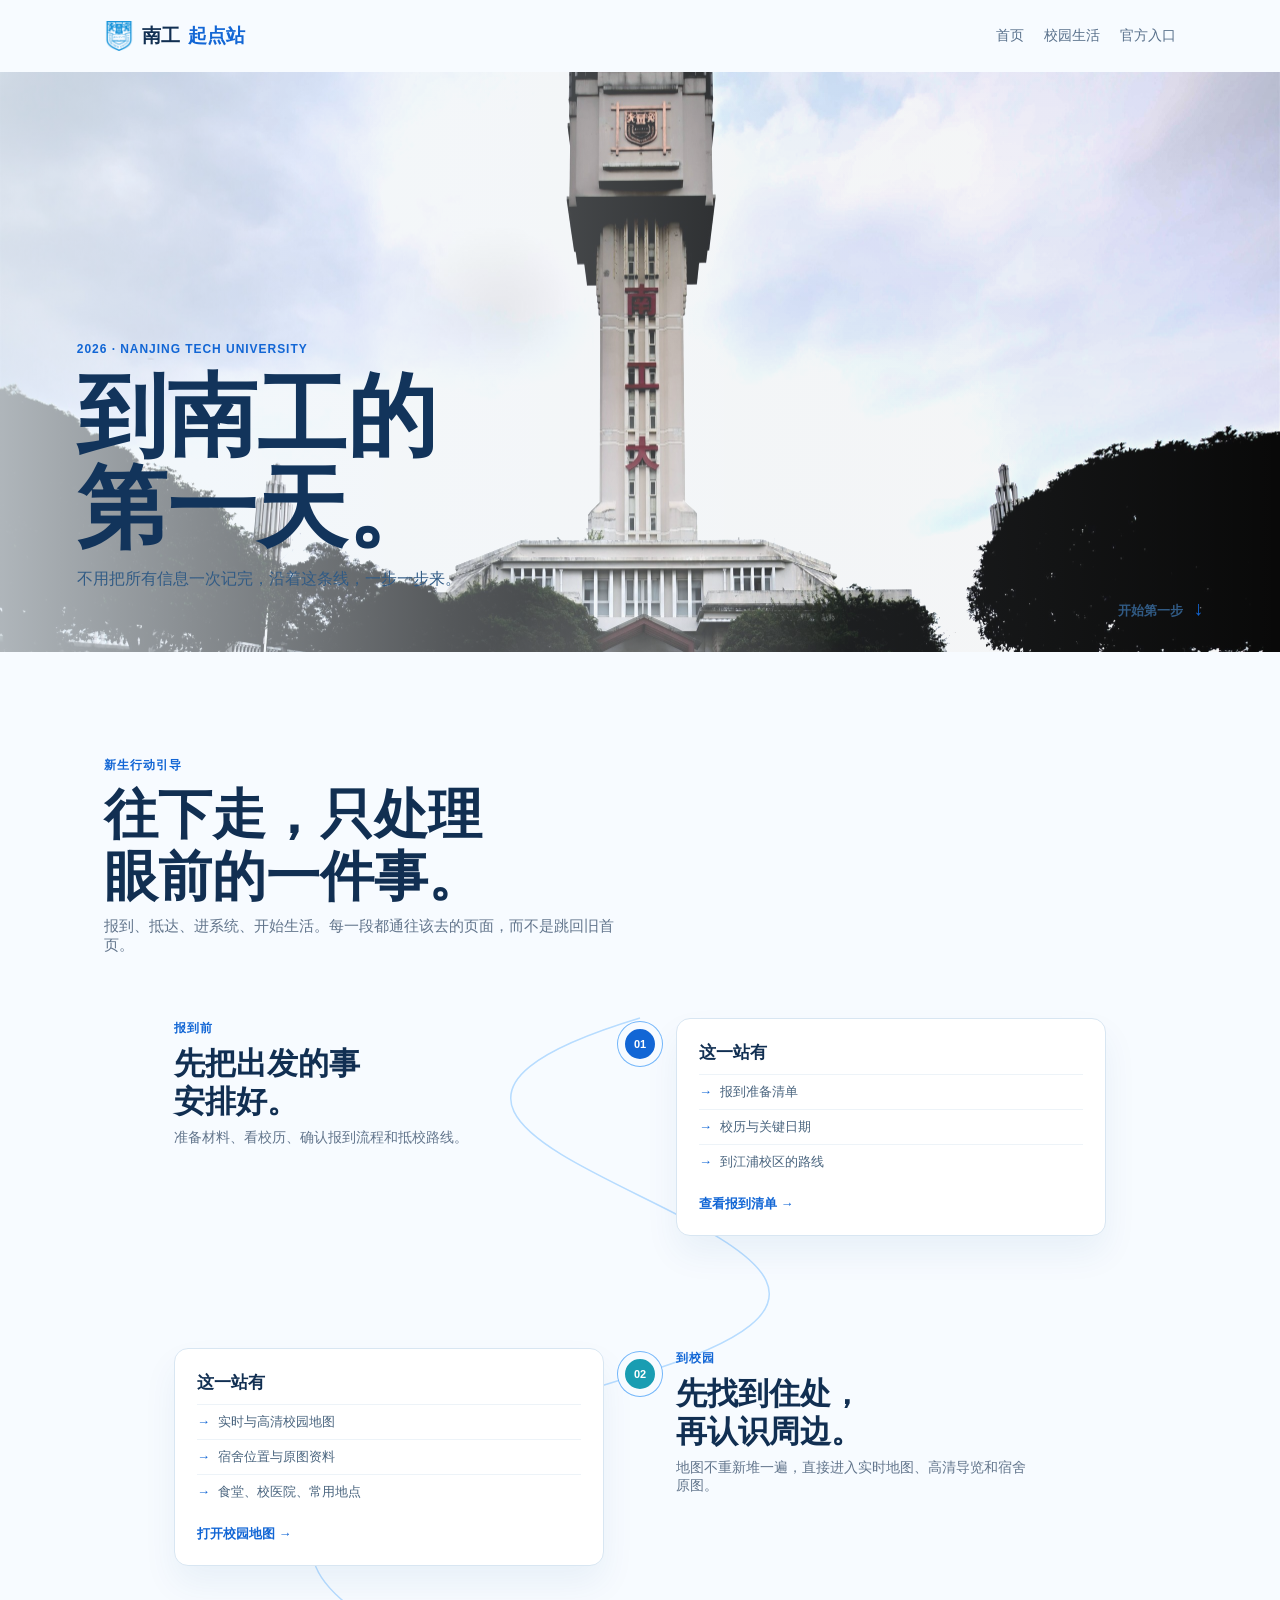
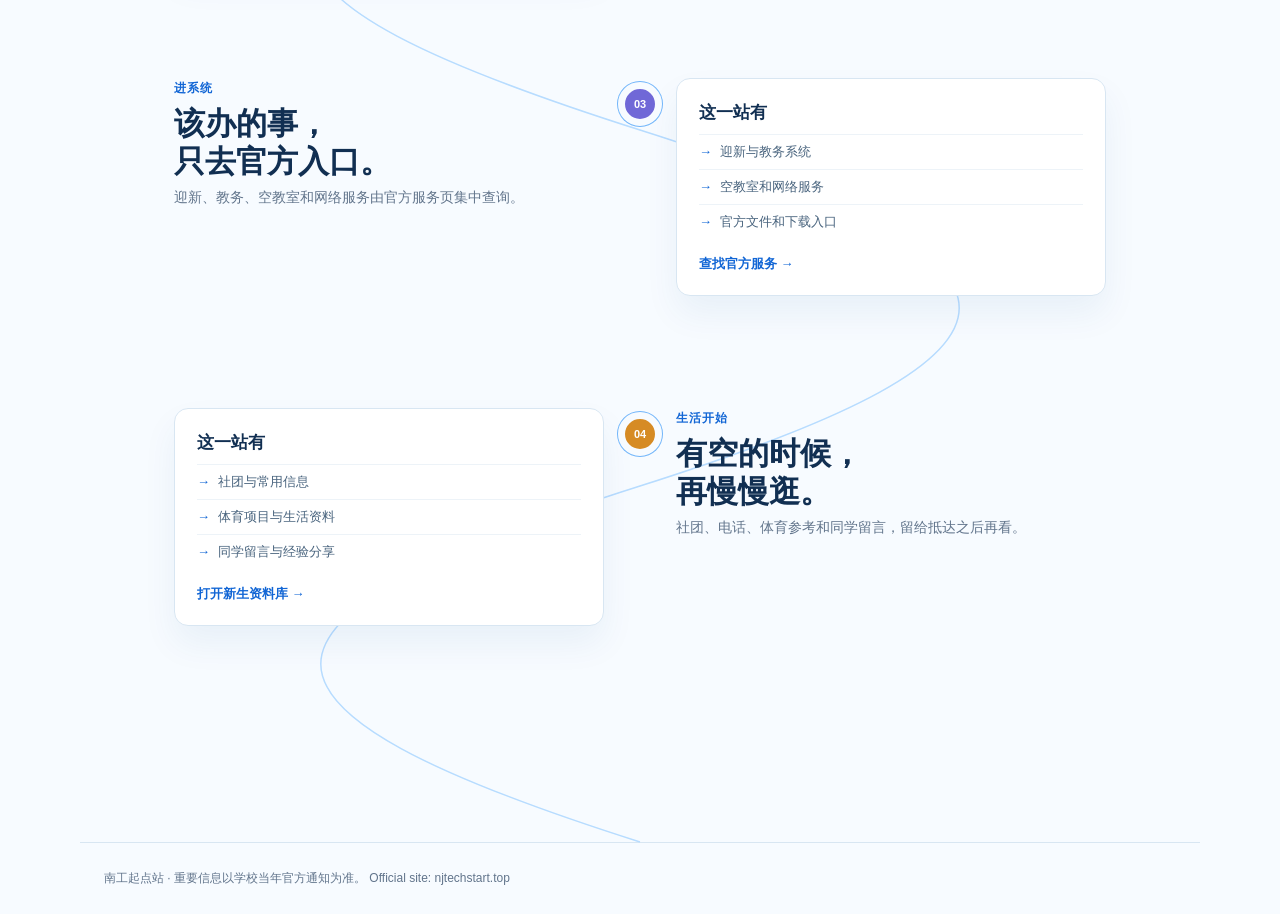
<file: freshman-welcome.html>
<!doctype html>
<html lang="zh-CN">
<head>
  <meta charset="UTF-8" />
  <meta name="viewport" content="width=device-width, initial-scale=1.0" />
  <meta name="description" content="南京工业大学新生报到、抵校和校园生活的行动引导。" />
  <title>新生欢迎 · 南工起点站</title>
  <link rel="stylesheet" href="freshman-welcome.css" />
</head>
<body>
  <header class="welcome-header">
    <a class="brand" href="index.html"><img src="assets/njtech-emblem.png" alt="" />南工<span>起点站</span></a>
    <nav aria-label="主导航"><a href="index.html">首页</a><a href="campus-map.html">校园生活</a><a href="services.html">官方入口</a></nav>
  </header>

  <main>
    <section class="arrival-cover">
      <img src="assets/tianbao-ge-hero-light.jpg" alt="南京工业大学天宝阁" />
      <div class="arrival-cover-copy"><p>2026 · NANJING TECH UNIVERSITY</p><h1>到南工的<br />第一天。</h1><span>不用把所有信息一次记完，沿着这条线，一步一步来。</span></div>
      <a class="scroll-start" href="#arrivalGuide">开始第一步 <b>↓</b></a>
    </section>

    <section class="arrival-lead" id="arrivalGuide">
      <p>新生行动引导</p><h2>往下走，只处理<br />眼前的一件事。</h2><span>报到、抵达、进系统、开始生活。每一段都通往该去的页面，而不是跳回旧首页。</span>
    </section>

    <section class="arrival-guide" aria-label="新生行动路径">
      <svg class="arrival-route" viewBox="0 0 100 1000" preserveAspectRatio="none" aria-hidden="true"><path d="M50 0 C10 95 90 155 50 250 S12 405 50 500 S88 655 50 750 S12 905 50 1000" /></svg>
      <article class="arrival-stop arrival-stop-left">
        <span class="stop-dot">01</span><div class="stop-copy"><p>报到前</p><h3>先把出发的事<br />安排好。</h3><span>准备材料、看校历、确认报到流程和抵校路线。</span></div>
        <div class="stop-panel"><b>这一站有</b><ul><li>报到准备清单</li><li>校历与关键日期</li><li>到江浦校区的路线</li></ul><a href="arrival-checklist.html">查看报到清单 →</a></div>
      </article>
      <article class="arrival-stop arrival-stop-right">
        <span class="stop-dot">02</span><div class="stop-copy"><p>到校园</p><h3>先找到住处，<br />再认识周边。</h3><span>地图不重新堆一遍，直接进入实时地图、高清导览和宿舍原图。</span></div>
        <div class="stop-panel"><b>这一站有</b><ul><li>实时与高清校园地图</li><li>宿舍位置与原图资料</li><li>食堂、校医院、常用地点</li></ul><a href="campus-map.html">打开校园地图 →</a></div>
      </article>
      <article class="arrival-stop arrival-stop-left">
        <span class="stop-dot">03</span><div class="stop-copy"><p>进系统</p><h3>该办的事，<br />只去官方入口。</h3><span>迎新、教务、空教室和网络服务由官方服务页集中查询。</span></div>
        <div class="stop-panel"><b>这一站有</b><ul><li>迎新与教务系统</li><li>空教室和网络服务</li><li>官方文件和下载入口</li></ul><a href="services.html">查找官方服务 →</a></div>
      </article>
      <article class="arrival-stop arrival-stop-right">
        <span class="stop-dot">04</span><div class="stop-copy"><p>生活开始</p><h3>有空的时候，<br />再慢慢逛。</h3><span>社团、电话、体育参考和同学留言，留给抵达之后再看。</span></div>
        <div class="stop-panel"><b>这一站有</b><ul><li>社团与常用信息</li><li>体育项目与生活资料</li><li>同学留言与经验分享</li></ul><button type="button" data-open-freshman-library>打开新生资料库 →</button></div>
      </article>
    </section>
  </main>

  <dialog class="freshman-library" id="freshmanLibrary" aria-labelledby="freshmanLibraryTitle">
    <button class="library-close" type="button" data-close-freshman-library aria-label="关闭">×</button>
    <p>新生资料库</p><h2 id="freshmanLibraryTitle">需要时再打开，<br />不打断你的报到路径。</h2>
    <div class="library-links"><a href="assets/njtech-academic-calendar-2026-2027.jpg">校历与关键日期 <span>查看图片</span></a><a href="campus-tools.html">体育项目与校园生活资料 <span>打开资料</span></a><a href="messages.html">同学留言与经验分享 <span>进入社区</span></a></div>
    <small>社团与电话等内容将随学校当年公开信息持续整理；重要通知以学校官方发布为准。</small>
  </dialog>

  <footer>南工起点站 · 重要信息以学校当年官方通知为准。 <a class="mirror-note" href="https://njtechstart.top/">Official site: njtechstart.top</a></footer>
  <script>
    (() => {
      const library = document.querySelector('#freshmanLibrary');
      document.querySelector('[data-open-freshman-library]')?.addEventListener('click', () => library?.showModal());
      document.querySelector('[data-close-freshman-library]')?.addEventListener('click', () => library?.close());
    })();
  </script>
</body>
</html>
</file>
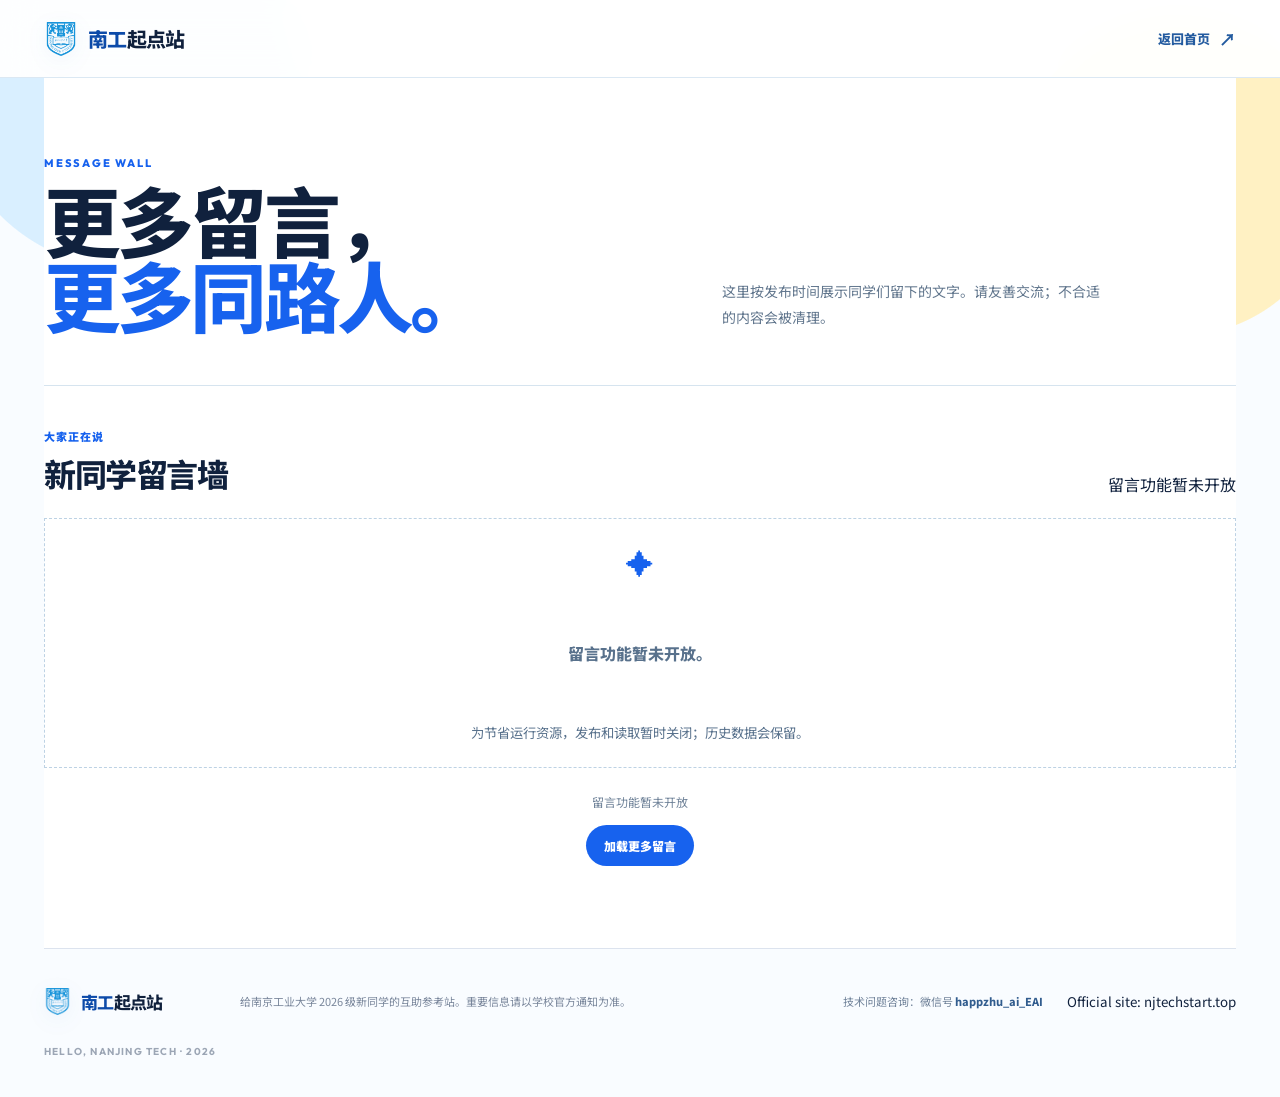
<file: messages.html>
<!doctype html>
<html lang="zh-CN">
  <head>
    <meta charset="UTF-8" />
    <meta name="viewport" content="width=device-width, initial-scale=1.0" />
    <meta name="description" content="南京工业大学新生留言墙，看看同学们留下的第一句话。" />
    <title>更多留言 · 南工起点站</title>
    <link rel="preconnect" href="https://fonts.googleapis.com" />
    <link rel="preconnect" href="https://fonts.gstatic.com" crossorigin />
    <link href="https://fonts.googleapis.com/css2?family=Noto+Sans+SC:wght@400;500;600;700;800;900&family=Outfit:wght@500;600;700;800&display=swap" rel="stylesheet" />
    <link rel="stylesheet" href="styles.css?v=20260801-footer-support" />
    <link rel="stylesheet" href="journey-fix.css?v=20260728-messages-ui14" />
    <link rel="stylesheet" href="messages.css?v=20260728-messages-ui14" />
  </head>
  <body class="messages-page">
    <header class="site-header messages-header">
      <a class="brand" href="index.html#top" aria-label="返回南工起点站首页">
        <img class="brand-mark" src="assets/njtech-emblem.png" alt="" aria-hidden="true" />
        <span>南工<span>起点站</span></span>
      </a>
      <a class="services-back" href="index.html#community">返回首页 <span>↗</span></a>
    </header>

    <main class="messages-main">
      <section class="messages-hero">
        <div>
          <p>MESSAGE WALL</p>
          <h1>更多留言，<br /><em>更多同路人。</em></h1>
        </div>
        <p>这里按发布时间展示同学们留下的文字。请友善交流；不合适的内容会被清理。</p>
      </section>

      <section class="messages-board-section" aria-labelledby="messagesBoardTitle">
        <div class="messages-board-head">
          <div><p>大家正在说</p><h2 id="messagesBoardTitle">新同学留言墙</h2></div>
          <span class="messages-disabled-action" aria-disabled="true">留言功能暂未开放</span>
        </div>
        <div class="messages-board" id="messagesBoard" aria-live="polite"></div>
        <p class="messages-status" id="messagesStatus" role="status">正在加载留言…</p>
        <button class="messages-load-more" id="messagesLoadMore" type="button" hidden>加载更多留言</button>
      </section>
    </main>

      <footer>
      <a class="brand footer-brand" href="index.html#top"><img class="brand-mark" src="assets/njtech-emblem.png" alt="" aria-hidden="true" /><span>南工<span>起点站</span></span></a>
      <p>给南京工业大学 2026 级新同学的互助参考站。重要信息请以学校官方通知为准。</p>
      <small class="tech-support">技术问题咨询：微信号 <strong>happzhu_ai_EAI</strong></small>
      <small class="mirror-note"><a href="https://njtechstart.top/">Official site: njtechstart.top</a></small>
      <span>HELLO, NANJING TECH · 2026</span>
    </footer>

    <script src="site-config.js?v=20260728-messages-ui14"></script>
    <script src="messages.js?v=20260728-messages-ui14"></script>
  </body>
</html>
</file>
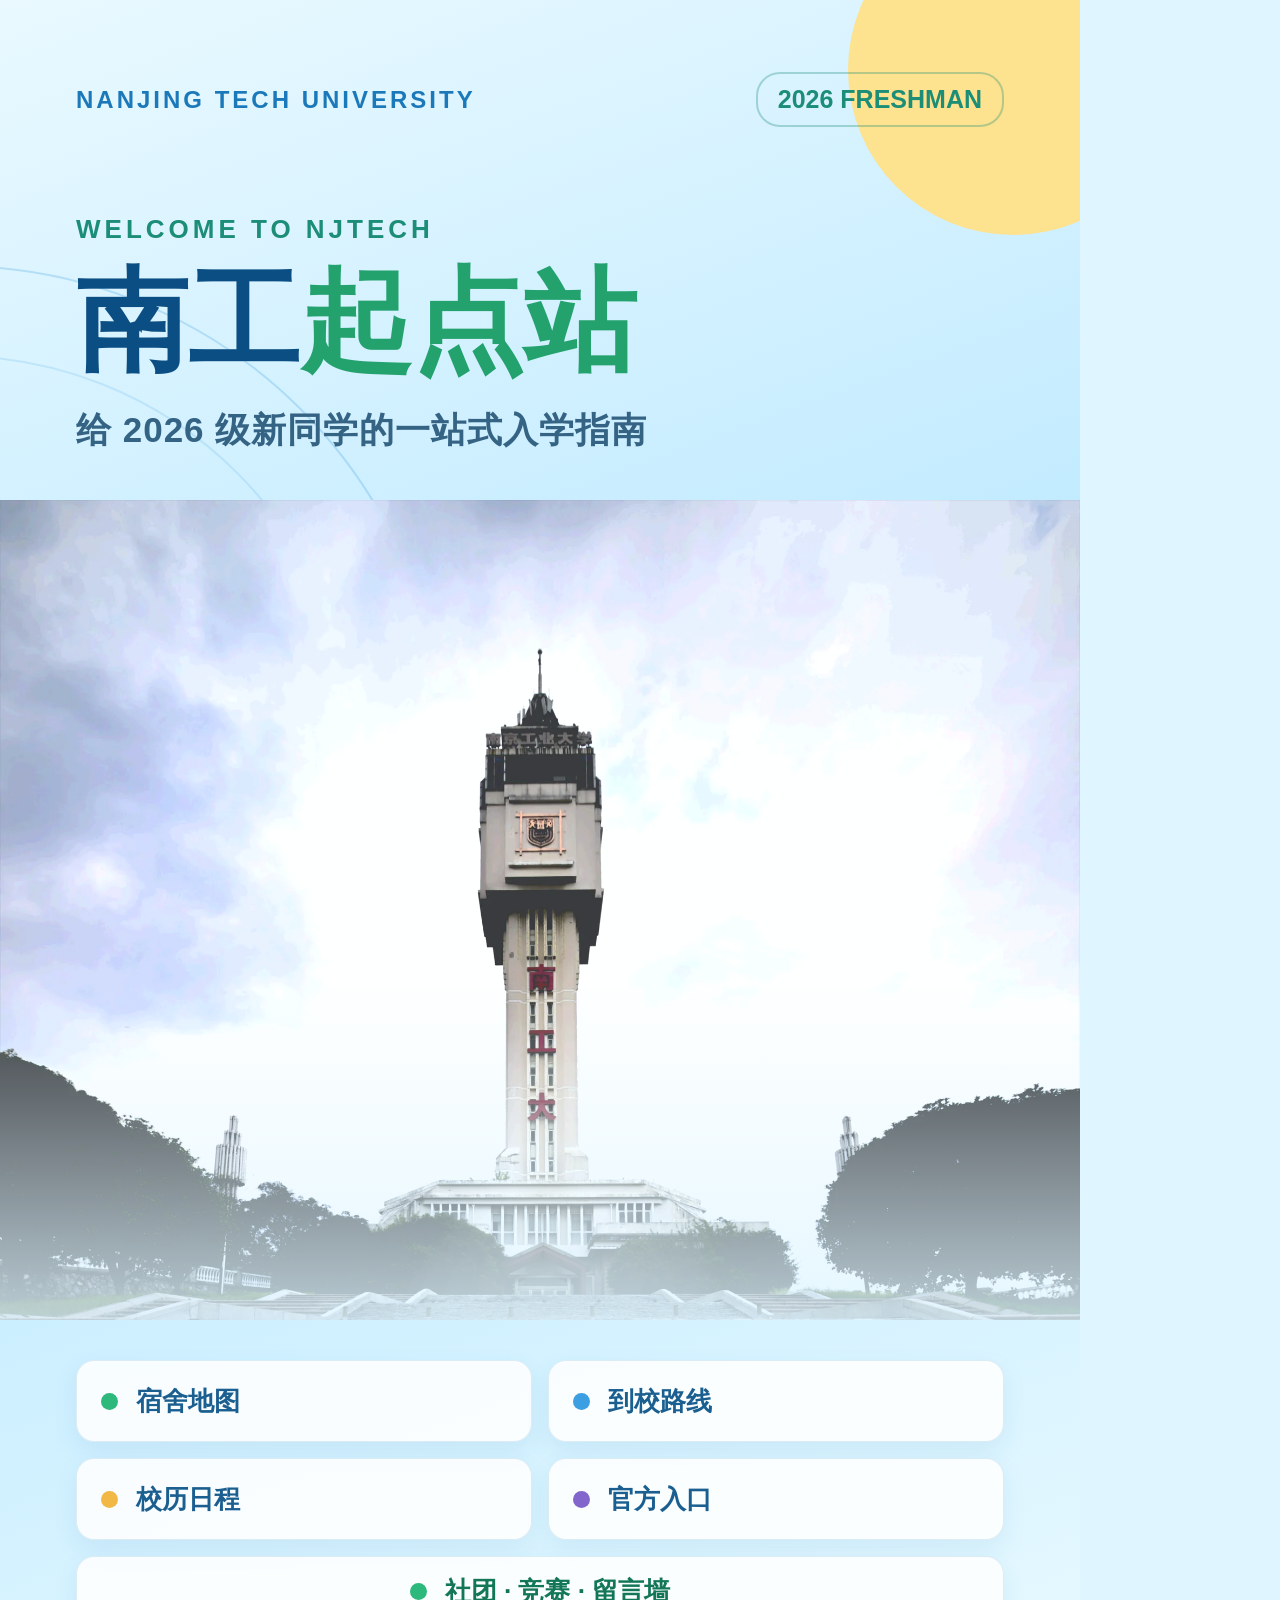
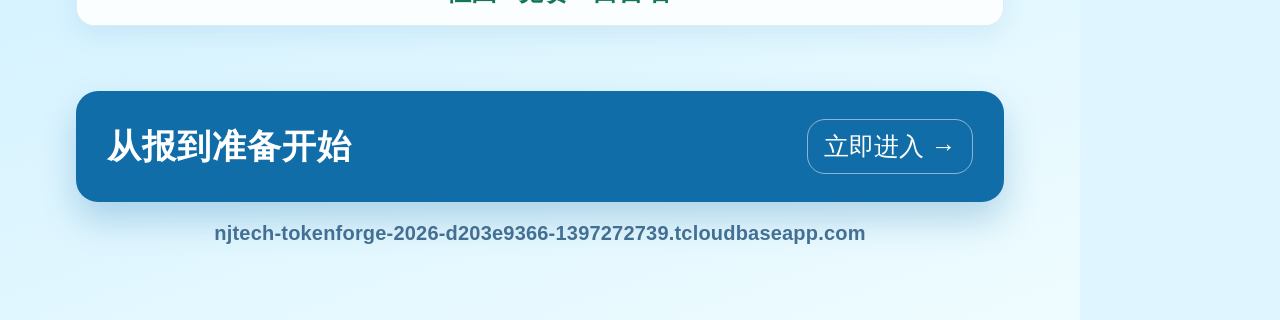
<file: poster-2026.html>
<!doctype html>
<html lang="zh-CN">
<head>
  <meta charset="utf-8">
  <meta name="viewport" content="width=device-width, initial-scale=1">
  <title>南工起点站 2026 海报</title>
  <style>
    * { box-sizing: border-box; }
    html, body { margin: 0; width: 1080px; height: 1920px; overflow: hidden; }
    body {
      position: relative;
      color: #103259;
      font-family: "Microsoft YaHei", "Noto Sans SC", sans-serif;
      background: #dff5ff;
    }
    .sky { position: absolute; inset: 0; background: linear-gradient(160deg, #e9f9ff 0%, #bfeaff 42%, #effcff 100%); }
    .sun { position: absolute; width: 330px; height: 330px; border-radius: 50%; background: #ffe28a; top: -95px; right: -98px; opacity: .95; }
    .arc { position: absolute; width: 980px; height: 980px; border: 2px solid rgba(35, 143, 212, .22); border-radius: 50%; top: 265px; left: -535px; }
    .arc::after { content: ""; position: absolute; inset: 88px; border: 2px solid rgba(35, 143, 212, .14); border-radius: inherit; }
    .topbar { position: absolute; top: 72px; left: 76px; right: 76px; display: flex; justify-content: space-between; align-items: center; }
    .brand-mini { font-size: 24px; font-weight: 800; letter-spacing: 3px; color: #1b79ba; }
    .year { font-size: 25px; font-weight: 800; color: #1c8d76; border: 2px solid rgba(28,141,118,.32); padding: 11px 20px; border-radius: 24px; }
    .copy { position: absolute; top: 214px; left: 76px; right: 76px; z-index: 3; }
    .eyebrow { color: #1c8d76; font-size: 26px; font-weight: 800; letter-spacing: 4px; margin-bottom: 20px; }
    h1 { margin: 0; font-size: 112px; line-height: 1.02; letter-spacing: 0; color: #0b4e83; font-weight: 900; }
    h1 span { color: #24a26e; }
    .subtitle { margin: 28px 0 0; font-size: 35px; font-weight: 600; letter-spacing: 1px; color: #356384; }
    .hero-wrap { position: absolute; top: 500px; left: 0; width: 1080px; height: 820px; overflow: hidden; background: #d5edf9; }
    .hero-wrap::before { content: ""; position: absolute; inset: 0; z-index: 1; background: linear-gradient(180deg, rgba(222,247,255,0) 59%, rgba(223,245,255,.78) 100%); }
    .hero { width: 100%; height: 100%; object-fit: cover; object-position: center top; filter: brightness(1.1) saturate(1.05); }
    .path { display: none; }
    .path-item { display: grid; place-items: center; width: 176px; height: 110px; border-radius: 18px; background: rgba(255,255,255,.82); border: 1px solid rgba(54,143,196,.2); box-shadow: 0 12px 28px rgba(36,124,181,.1); font-size: 24px; font-weight: 800; color: #236292; }
    .path-line { height: 3px; flex: 1; margin: 0 12px; background: linear-gradient(90deg, #3fb4e7, #4dc381); position: relative; }
    .path-line::after { content: ""; position: absolute; width: 13px; height: 13px; background: #4dc381; border-radius: 50%; right: -1px; top: -5px; }
    .features { position: absolute; z-index: 4; left: 76px; right: 76px; top: 1360px; display: grid; grid-template-columns: 1fr 1fr; gap: 16px; }
    .feature { height: 82px; display: flex; align-items: center; gap: 18px; padding: 16px 24px; border-radius: 18px; background: rgba(255,255,255,.86); border: 1px solid rgba(38,130,185,.14); box-shadow: 0 10px 25px rgba(34,124,177,.09); font-size: 26px; font-weight: 800; color: #1a5f90; }
    .dot { width: 17px; height: 17px; border-radius: 50%; background: #2db87c; flex: 0 0 auto; }
    .feature:nth-child(2) .dot { background: #3c9fe1; }
    .feature:nth-child(3) .dot { background: #f2b845; }
    .feature:nth-child(4) .dot { background: #8266cc; }
    .feature:nth-child(5) { grid-column: 1 / -1; height: 70px; justify-content: center; color: #137757; }
    .footer { position: absolute; z-index: 5; left: 76px; right: 76px; bottom: 75px; }
    .cta { display: flex; align-items: center; justify-content: space-between; padding: 28px 31px; border-radius: 22px; background: #116da7; color: white; box-shadow: 0 18px 35px rgba(17,109,167,.25); }
    .cta strong { font-size: 34px; letter-spacing: 1px; }
    .cta span { font-size: 25px; padding: 10px 16px; border: 1px solid rgba(255,255,255,.5); border-radius: 18px; }
    .url { margin-top: 20px; text-align: center; color: #437092; font-size: 20px; font-weight: 700; letter-spacing: .2px; }
    .emblem { display: none; }
  </style>
</head>
<body>
  <div class="sky"></div><div class="sun"></div><div class="arc"></div>
  <div class="topbar"><div class="brand-mini">NANJING TECH UNIVERSITY</div><div class="year">2026 FRESHMAN</div></div>
  <section class="copy"><div class="eyebrow">WELCOME TO NJTECH</div><h1>南工<span>起点站</span></h1><p class="subtitle">给 2026 级新同学的一站式入学指南</p></section>
  <div class="hero-wrap"><img class="hero" src="assets/tianbao-ge-hero-cartoon.webp" alt="南京工业大学天宝阁"></div>
  <div class="path"><div class="path-item">报到准备</div><div class="path-line"></div><div class="path-item">安心入校</div><div class="path-line"></div><div class="path-item">开启南工</div></div>
  <div class="features"><div class="feature"><i class="dot"></i>宿舍地图</div><div class="feature"><i class="dot"></i>到校路线</div><div class="feature"><i class="dot"></i>校历日程</div><div class="feature"><i class="dot"></i>官方入口</div><div class="feature"><i class="dot"></i>社团 · 竞赛 · 留言墙</div></div>
  <img class="emblem" src="assets/njtech-emblem.png" alt="南京工业大学校徽">
  <footer class="footer"><div class="cta"><strong>从报到准备开始</strong><span>立即进入 →</span></div><div class="url">njtech-tokenforge-2026-d203e9366-1397272739.tcloudbaseapp.com</div></footer>
</body>
</html>
</file>
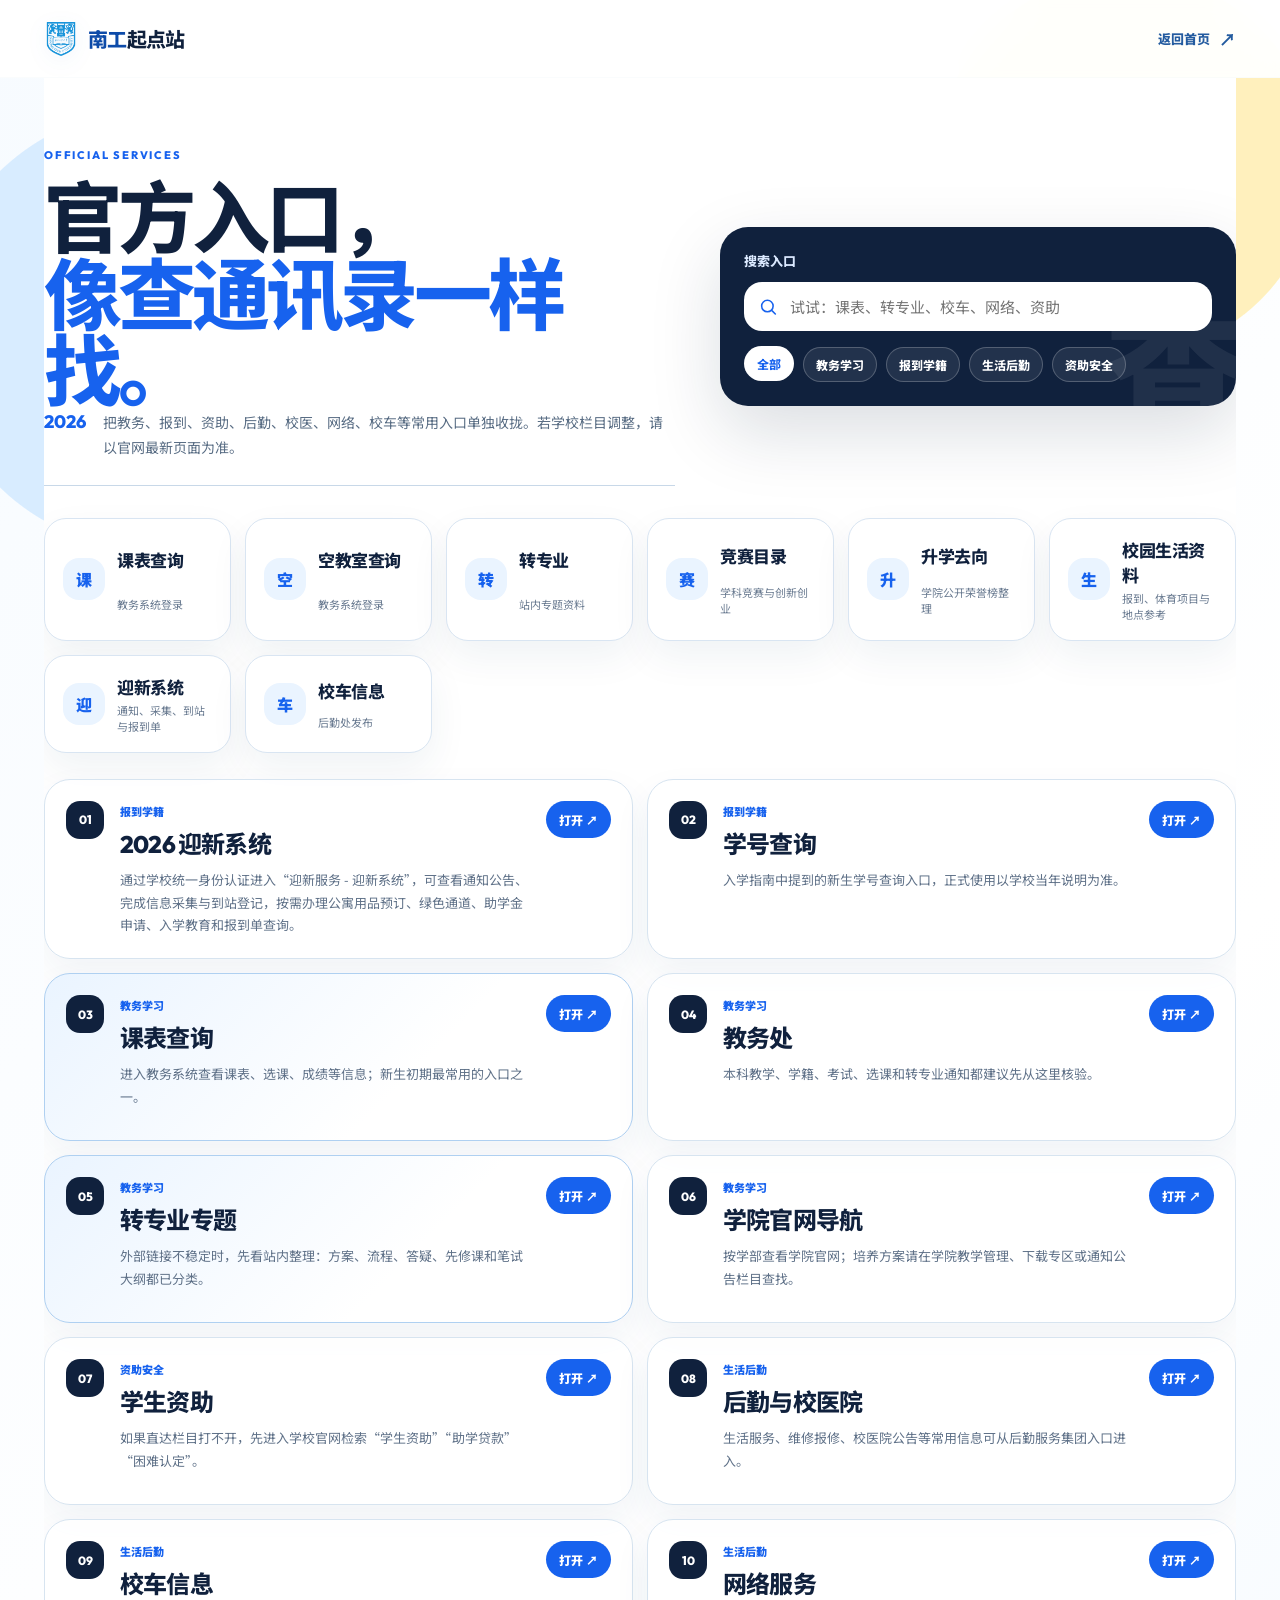
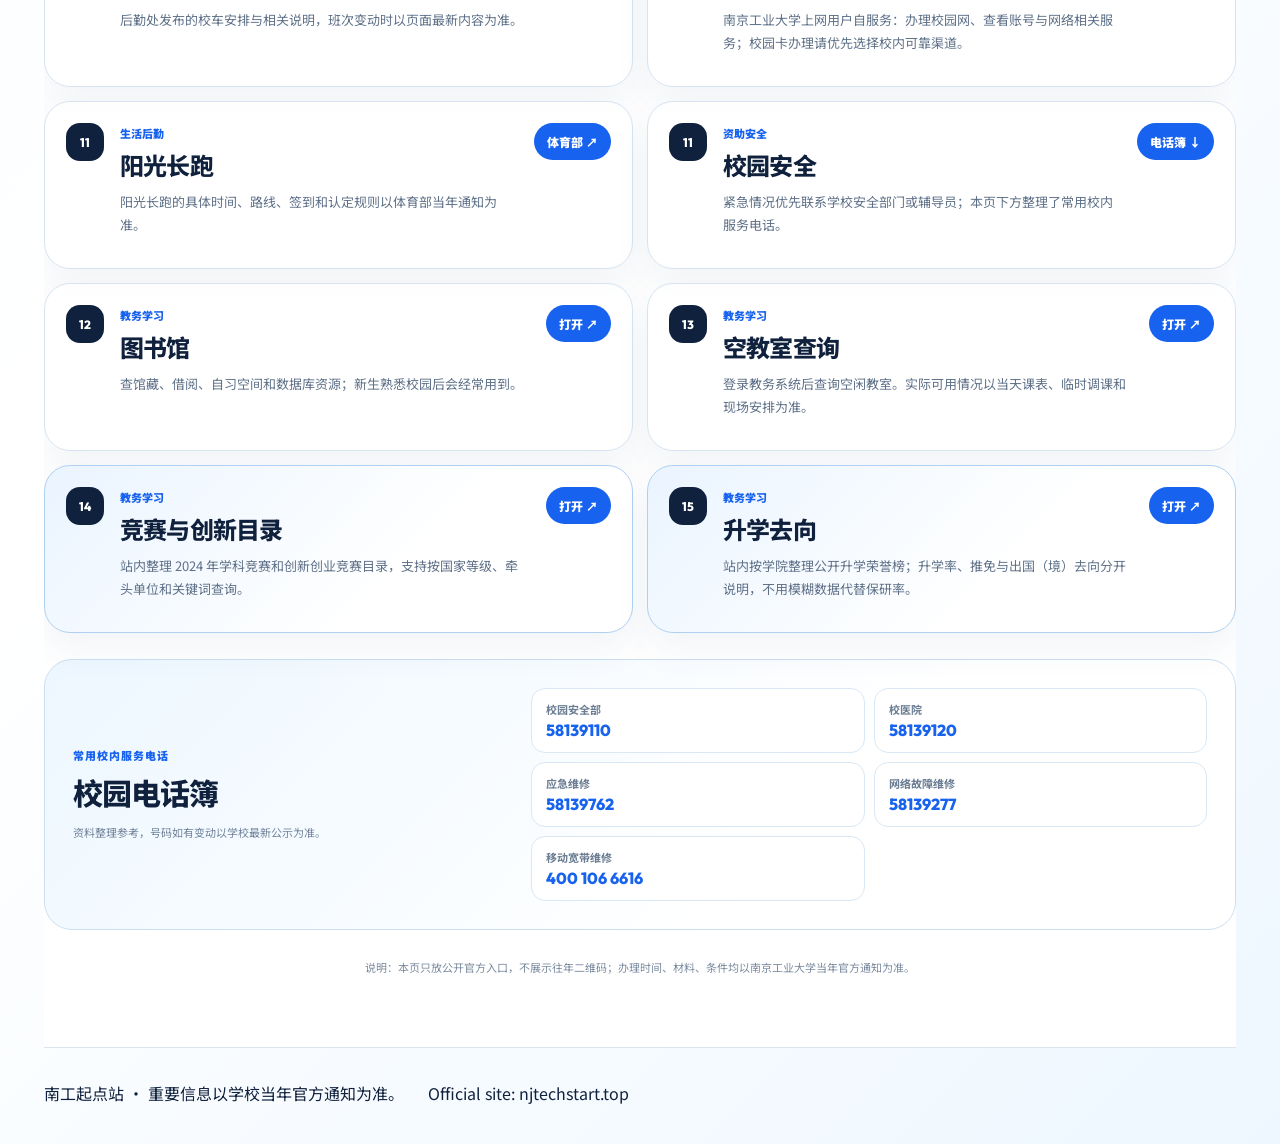
<file: services.html>
<!doctype html>
<html lang="zh-CN">
  <head>
    <meta charset="UTF-8" />
    <meta name="viewport" content="width=device-width, initial-scale=1.0" />
    <meta name="description" content="南京工业大学新生常用官方服务入口查询页。" />
    <title>官方入口查询 · 南工起点站</title>
    <link rel="preconnect" href="https://fonts.googleapis.com" />
    <link rel="preconnect" href="https://fonts.gstatic.com" crossorigin />
    <link href="https://fonts.googleapis.com/css2?family=Noto+Sans+SC:wght@400;500;600;700;800;900&family=Outfit:wght@500;600;700;800&display=swap" rel="stylesheet" />
    <link rel="stylesheet" href="styles.css?v=20260729-services-ui17" />
    <link rel="stylesheet" href="journey-fix.css?v=20260729-services-ui17" />
    <link rel="stylesheet" href="services-query.css?v=20260729-services-ui17" />
  </head>
  <body class="services-page services-query-page">
    <header class="site-header services-header">
      <a class="brand" href="index.html#top" aria-label="返回南工起点站首页">
        <img class="brand-mark" src="assets/njtech-emblem.png" alt="" aria-hidden="true" />
        <span>南工<span>起点站</span></span>
      </a>
      <a class="services-back" href="index.html#top">返回首页 <span>↗</span></a>
    </header>

    <main class="services-main">
      <section class="services-hero services-query-hero">
        <div>
          <p>OFFICIAL SERVICES</p>
          <h1>官方入口，<br /><em>像查通讯录一样找。</em></h1>
          <div class="services-intro"><span>2026</span><p>把教务、报到、资助、后勤、校医、网络、校车等常用入口单独收拢。若学校栏目调整，请以官网最新页面为准。</p></div>
        </div>
        <div class="service-search-panel" aria-label="官方入口搜索">
          <label for="serviceSearch">搜索入口</label>
          <div class="service-search-box">
            <svg viewBox="0 0 24 24" aria-hidden="true"><path d="m21 21-4.3-4.3M10.8 18.2a7.4 7.4 0 1 1 0-14.8 7.4 7.4 0 0 1 0 14.8Z"/></svg>
            <input id="serviceSearch" type="search" placeholder="试试：课表、转专业、校车、网络、资助" autocomplete="off" />
          </div>
          <div class="service-filter-row" aria-label="入口分类筛选">
            <button class="is-active" type="button" data-service-filter="all">全部</button>
            <button type="button" data-service-filter="study">教务学习</button>
            <button type="button" data-service-filter="arrival">报到学籍</button>
            <button type="button" data-service-filter="life">生活后勤</button>
            <button type="button" data-service-filter="support">资助安全</button>
          </div>
        </div>
      </section>

      <section class="service-quick-dock" aria-label="高频入口">
        <a href="https://jwgl.njtech.edu.cn/xtgl/login_slogin.html" target="_blank" rel="noreferrer"><span>课</span><strong>课表查询</strong><small>教务系统登录</small></a>
        <a href="https://jwgl.njtech.edu.cn/xtgl/login_slogin.html" target="_blank" rel="noreferrer"><span>空</span><strong>空教室查询</strong><small>教务系统登录</small></a>
        <a href="transfer.html?v=20260723#top"><span>转</span><strong>转专业</strong><small>站内专题资料</small></a>
        <a href="competitions.html"><span>赛</span><strong>竞赛目录</strong><small>学科竞赛与创新创业</small></a>
        <a href="advancement.html"><span>升</span><strong>升学去向</strong><small>学院公开荣誉榜整理</small></a>
        <a href="campus-tools.html"><span>生</span><strong>校园生活资料</strong><small>报到、体育项目与地点参考</small></a>
        <a href="https://zhxg.njtech.edu.cn/xsfw/sys/swmyxapp/*default/index.do" target="_blank" rel="noreferrer"><span>迎</span><strong>迎新系统</strong><small>通知、采集、到站与报到单</small></a>
        <a href="https://hqc.njtech.edu.cn/article.jsp?urltype=news.NewsContentUrl&wbtreeid=1075&wbnewsid=7787" target="_blank" rel="noreferrer"><span>车</span><strong>校车信息</strong><small>后勤处发布</small></a>
      </section>

      <section class="service-query-board" aria-label="官方入口查询结果">
        <article class="service-entry-card" data-service-category="arrival" data-service-keywords="迎新 报到 新生系统 yx">
          <span class="service-entry-index">01</span>
          <div><small>报到学籍</small><h2>2026 迎新系统</h2><p>通过学校统一身份认证进入“迎新服务 - 迎新系统”，可查看通知公告、完成信息采集与到站登记，按需办理公寓用品预订、绿色通道、助学金申请、入学教育和报到单查询。</p></div>
          <a href="https://zhxg.njtech.edu.cn/xsfw/sys/swmyxapp/*default/index.do" target="_blank" rel="noreferrer">打开 ↗</a>
        </article>

        <article class="service-entry-card" data-service-category="arrival" data-service-keywords="学号 查询 新生 学籍">
          <span class="service-entry-index">02</span>
          <div><small>报到学籍</small><h2>学号查询</h2><p>入学指南中提到的新生学号查询入口，正式使用以学校当年说明为准。</p></div>
          <a href="https://zhxg.njtech.edu.cn/xsfw/sys/swmxhcxappnjtech/*default/index.do" target="_blank" rel="noreferrer">打开 ↗</a>
        </article>

        <article class="service-entry-card is-featured" id="service-schedule" data-service-category="study" data-service-keywords="课表 查询 教务系统 选课 成绩 jwgl">
          <span class="service-entry-index">03</span>
          <div><small>教务学习</small><h2>课表查询</h2><p>进入教务系统查看课表、选课、成绩等信息；新生初期最常用的入口之一。</p></div>
          <a href="https://jwgl.njtech.edu.cn/xtgl/login_slogin.html" target="_blank" rel="noreferrer">打开 ↗</a>
        </article>

        <article class="service-entry-card" data-service-category="study" data-service-keywords="教务处 本科教学 学籍 转专业 通知">
          <span class="service-entry-index">04</span>
          <div><small>教务学习</small><h2>教务处</h2><p>本科教学、学籍、考试、选课和转专业通知都建议先从这里核验。</p></div>
          <a href="https://jwc.njtech.edu.cn/" target="_blank" rel="noreferrer">打开 ↗</a>
        </article>

        <article class="service-entry-card is-featured" data-service-category="study" data-service-keywords="转专业 换专业 先修课程 笔试 面试 第二志愿">
          <span class="service-entry-index">05</span>
          <div><small>教务学习</small><h2>转专业专题</h2><p>外部链接不稳定时，先看站内整理：方案、流程、答疑、先修课和笔试大纲都已分类。</p></div>
          <a href="transfer.html?v=20260723#top">打开 ↗</a>
        </article>

        <article class="service-entry-card" data-service-category="study" data-service-keywords="学院 官网 培养方案 专业 课程">
          <span class="service-entry-index">06</span>
          <div><small>教务学习</small><h2>学院官网导航</h2><p>按学部查看学院官网；培养方案请在学院教学管理、下载专区或通知公告栏目查找。</p></div>
          <a href="academic-directory.html">打开 ↗</a>
        </article>

        <article class="service-entry-card" data-service-category="support" data-service-keywords="资助 奖助学金 困难认定 助学贷款">
          <span class="service-entry-index">07</span>
          <div><small>资助安全</small><h2>学生资助</h2><p>如果直达栏目打不开，先进入学校官网检索“学生资助”“助学贷款”“困难认定”。</p></div>
          <a href="https://www.njtech.edu.cn/" target="_blank" rel="noreferrer">打开 ↗</a>
        </article>

        <article class="service-entry-card" data-service-category="life" data-service-keywords="后勤 报修 食堂 宿舍 校医院 医院">
          <span class="service-entry-index">08</span>
          <div><small>生活后勤</small><h2>后勤与校医院</h2><p>生活服务、维修报修、校医院公告等常用信息可从后勤服务集团入口进入。</p></div>
          <a href="https://hqc.njtech.edu.cn/" target="_blank" rel="noreferrer">打开 ↗</a>
        </article>

        <article class="service-entry-card" id="service-shuttle" data-service-category="life" data-service-keywords="校车 班车 交通 班次">
          <span class="service-entry-index">09</span>
          <div><small>生活后勤</small><h2>校车信息</h2><p>后勤处发布的校车安排与相关说明，班次变动时以页面最新内容为准。</p></div>
          <a href="https://hqc.njtech.edu.cn/article.jsp?urltype=news.NewsContentUrl&wbtreeid=1075&wbnewsid=7787" target="_blank" rel="noreferrer">打开 ↗</a>
        </article>

        <article class="service-entry-card" id="service-network" data-service-category="life" data-service-keywords="网络 校园网 wifi 校园卡 宽带">
          <span class="service-entry-index">10</span>
          <div><small>生活后勤</small><h2>网络服务</h2><p>南京工业大学上网用户自服务：办理校园网、查看账号与网络相关服务；校园卡办理请优先选择校内可靠渠道。</p></div>
          <a href="https://zfw.njtech.edu.cn" target="_blank" rel="noreferrer">打开 ↗</a>
        </article>

        <article class="service-entry-card" data-service-category="life" data-service-keywords="阳光长跑 体育 跑步 体测">
          <span class="service-entry-index">11</span><div><small>生活后勤</small><h2>阳光长跑</h2><p>阳光长跑的具体时间、路线、签到和认定规则以体育部当年通知为准。</p></div>
          <a href="https://tyxy.njtech.edu.cn/" target="_blank" rel="noreferrer">体育部 ↗</a>
        </article>

        <article class="service-entry-card" data-service-category="support" data-service-keywords="校园安全 保卫处 报警 应急">
          <span class="service-entry-index">11</span>
          <div><small>资助安全</small><h2>校园安全</h2><p>紧急情况优先联系学校安全部门或辅导员；本页下方整理了常用校内服务电话。</p></div>
          <a href="#campusPhonebook">电话簿 ↓</a>
        </article>

        <article class="service-entry-card" id="service-library" data-service-category="study" data-service-keywords="图书馆 借书 自习 数据库">
          <span class="service-entry-index">12</span>
          <div><small>教务学习</small><h2>图书馆</h2><p>查馆藏、借阅、自习空间和数据库资源；新生熟悉校园后会经常用到。</p></div>
          <a href="https://lib.njtech.edu.cn/" target="_blank" rel="noreferrer">打开 ↗</a>
        </article>

        <article class="service-entry-card" id="service-classroom" data-service-category="study" data-service-keywords="空教室 教室 查询 自习 教务系统 jwgl">
          <span class="service-entry-index">13</span>
          <div><small>教务学习</small><h2>空教室查询</h2><p>登录教务系统后查询空闲教室。实际可用情况以当天课表、临时调课和现场安排为准。</p></div>
          <a href="https://jwgl.njtech.edu.cn/xtgl/login_slogin.html" target="_blank" rel="noreferrer">打开 ↗</a>
        </article>

        <article class="service-entry-card is-featured" data-service-category="study" data-service-keywords="竞赛 学科竞赛 创新创业 挑战杯 数学建模 创新大赛">
          <span class="service-entry-index">14</span>
          <div><small>教务学习</small><h2>竞赛与创新目录</h2><p>站内整理 2024 年学科竞赛和创新创业竞赛目录，支持按国家等级、牵头单位和关键词查询。</p></div>
          <a href="competitions.html">打开 ↗</a>
        </article>
        <article class="service-entry-card is-featured" data-service-category="study" data-service-keywords="升学 保研 考研 留学 荣誉榜 本科 深造">
          <span class="service-entry-index">15</span>
          <div><small>教务学习</small><h2>升学去向</h2><p>站内按学院整理公开升学荣誉榜；升学率、推免与出国（境）去向分开说明，不用模糊数据代替保研率。</p></div>
          <a href="advancement.html">打开 ↗</a>
        </article>

        <p class="service-empty" id="serviceEmpty" hidden>没有搜到对应入口，可以试试“教务、资助、网络、校车、学院、课表”。</p>
      </section>

      <section class="service-phonebook" id="campusPhonebook" aria-labelledby="campusPhonebookTitle">
        <div><p>常用校内服务电话</p><h2 id="campusPhonebookTitle">校园电话簿</h2><small>资料整理参考，号码如有变动以学校最新公示为准。</small></div>
        <div class="service-phonebook-grid">
          <a href="tel:58139110"><span>校园安全部</span><strong>58139110</strong></a>
          <a href="tel:58139120"><span>校医院</span><strong>58139120</strong></a>
          <a href="tel:58139762"><span>应急维修</span><strong>58139762</strong></a>
          <a href="tel:58139277"><span>网络故障维修</span><strong>58139277</strong></a>
          <a href="tel:4001066616"><span>移动宽带维修</span><strong>400 106 6616</strong></a>
        </div>
      </section>

      <p class="services-note">说明：本页只放公开官方入口，不展示往年二维码；办理时间、材料、条件均以南京工业大学当年官方通知为准。</p>
    </main>

    <footer class="services-footer">南工起点站 · 重要信息以学校当年官方通知为准。 <a class="mirror-note" href="https://njtechstart.top/">Official site: njtechstart.top</a></footer>

    <script>
      const serviceSearch = document.querySelector('#serviceSearch');
      const serviceCards = [...document.querySelectorAll('.service-entry-card')];
      const serviceFilters = [...document.querySelectorAll('[data-service-filter]')];
      const serviceEmpty = document.querySelector('#serviceEmpty');
      let activeServiceFilter = 'all';

      function normalizeServiceText(value) {
        return value.trim().toLowerCase();
      }

      function filterServices() {
        const keyword = normalizeServiceText(serviceSearch.value);
        let visibleCount = 0;
        serviceCards.forEach((card) => {
          const text = normalizeServiceText(`${card.textContent} ${card.dataset.serviceKeywords || ''}`);
          const categoryMatch = activeServiceFilter === 'all' || card.dataset.serviceCategory === activeServiceFilter;
          const searchMatch = !keyword || text.includes(keyword);
          const visible = categoryMatch && searchMatch;
          card.hidden = !visible;
          if (visible) visibleCount += 1;
        });
        serviceEmpty.hidden = visibleCount !== 0;
      }

      serviceSearch.addEventListener('input', filterServices);
      serviceFilters.forEach((button) => {
        button.addEventListener('click', () => {
          activeServiceFilter = button.dataset.serviceFilter;
          serviceFilters.forEach((item) => item.classList.toggle('is-active', item === button));
          filterServices();
        });
      });
    </script>
  </body>
</html>
</file>
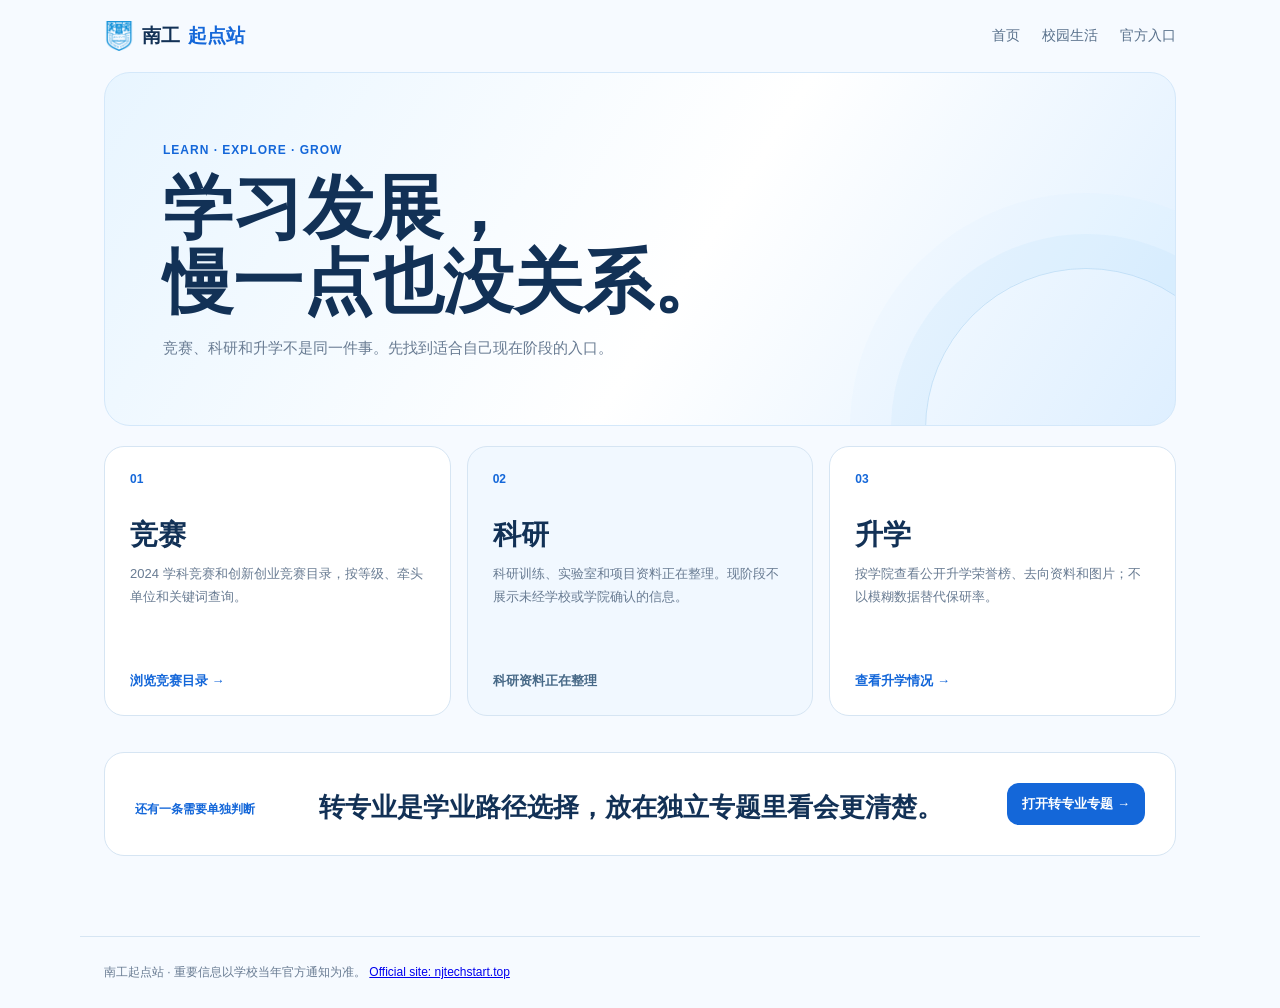
<file: study-development.html>
<!doctype html>
<html lang="zh-CN">
  <head>
    <meta charset="UTF-8" />
    <meta name="viewport" content="width=device-width, initial-scale=1.0" />
    <meta name="description" content="南京工业大学学习发展入口：竞赛、科研资料和升学公开信息。" />
    <title>学习发展 · 南工起点站</title>
    <link rel="stylesheet" href="study-development.css" />
  </head>
  <body>
    <header class="study-header"><a class="study-brand" href="index.html"><img src="assets/njtech-emblem.png" alt="" />南工<span>起点站</span></a><nav><a href="index.html">首页</a><a href="campus-map.html">校园生活</a><a href="services.html">官方入口</a></nav></header>
    <main>
      <section class="study-hero"><p>LEARN · EXPLORE · GROW</p><h1>学习发展，<br />慢一点也没关系。</h1><span>竞赛、科研和升学不是同一件事。先找到适合自己现在阶段的入口。</span></section>
      <section class="study-paths" aria-label="学习发展路径">
        <a class="study-path competition" href="competitions.html"><span>01</span><h2>竞赛</h2><p>2024 学科竞赛和创新创业竞赛目录，按等级、牵头单位和关键词查询。</p><b>浏览竞赛目录 →</b></a>
        <article class="study-path research"><span>02</span><h2>科研</h2><p>科研训练、实验室和项目资料正在整理。现阶段不展示未经学校或学院确认的信息。</p><strong>科研资料正在整理</strong></article>
        <a class="study-path advancement" href="advancement.html"><span>03</span><h2>升学</h2><p>按学院查看公开升学荣誉榜、去向资料和图片；不以模糊数据替代保研率。</p><b>查看升学情况 →</b></a>
      </section>
      <section class="study-note"><p>还有一条需要单独判断</p><h2>转专业是学业路径选择，放在独立专题里看会更清楚。</h2><a href="transfer.html">打开转专业专题 →</a></section>
    </main>
    <footer>南工起点站 · 重要信息以学校当年官方通知为准。 <a class="mirror-note" href="https://njtechstart.top/">Official site: njtechstart.top</a></footer>
  </body>
</html>
</file>
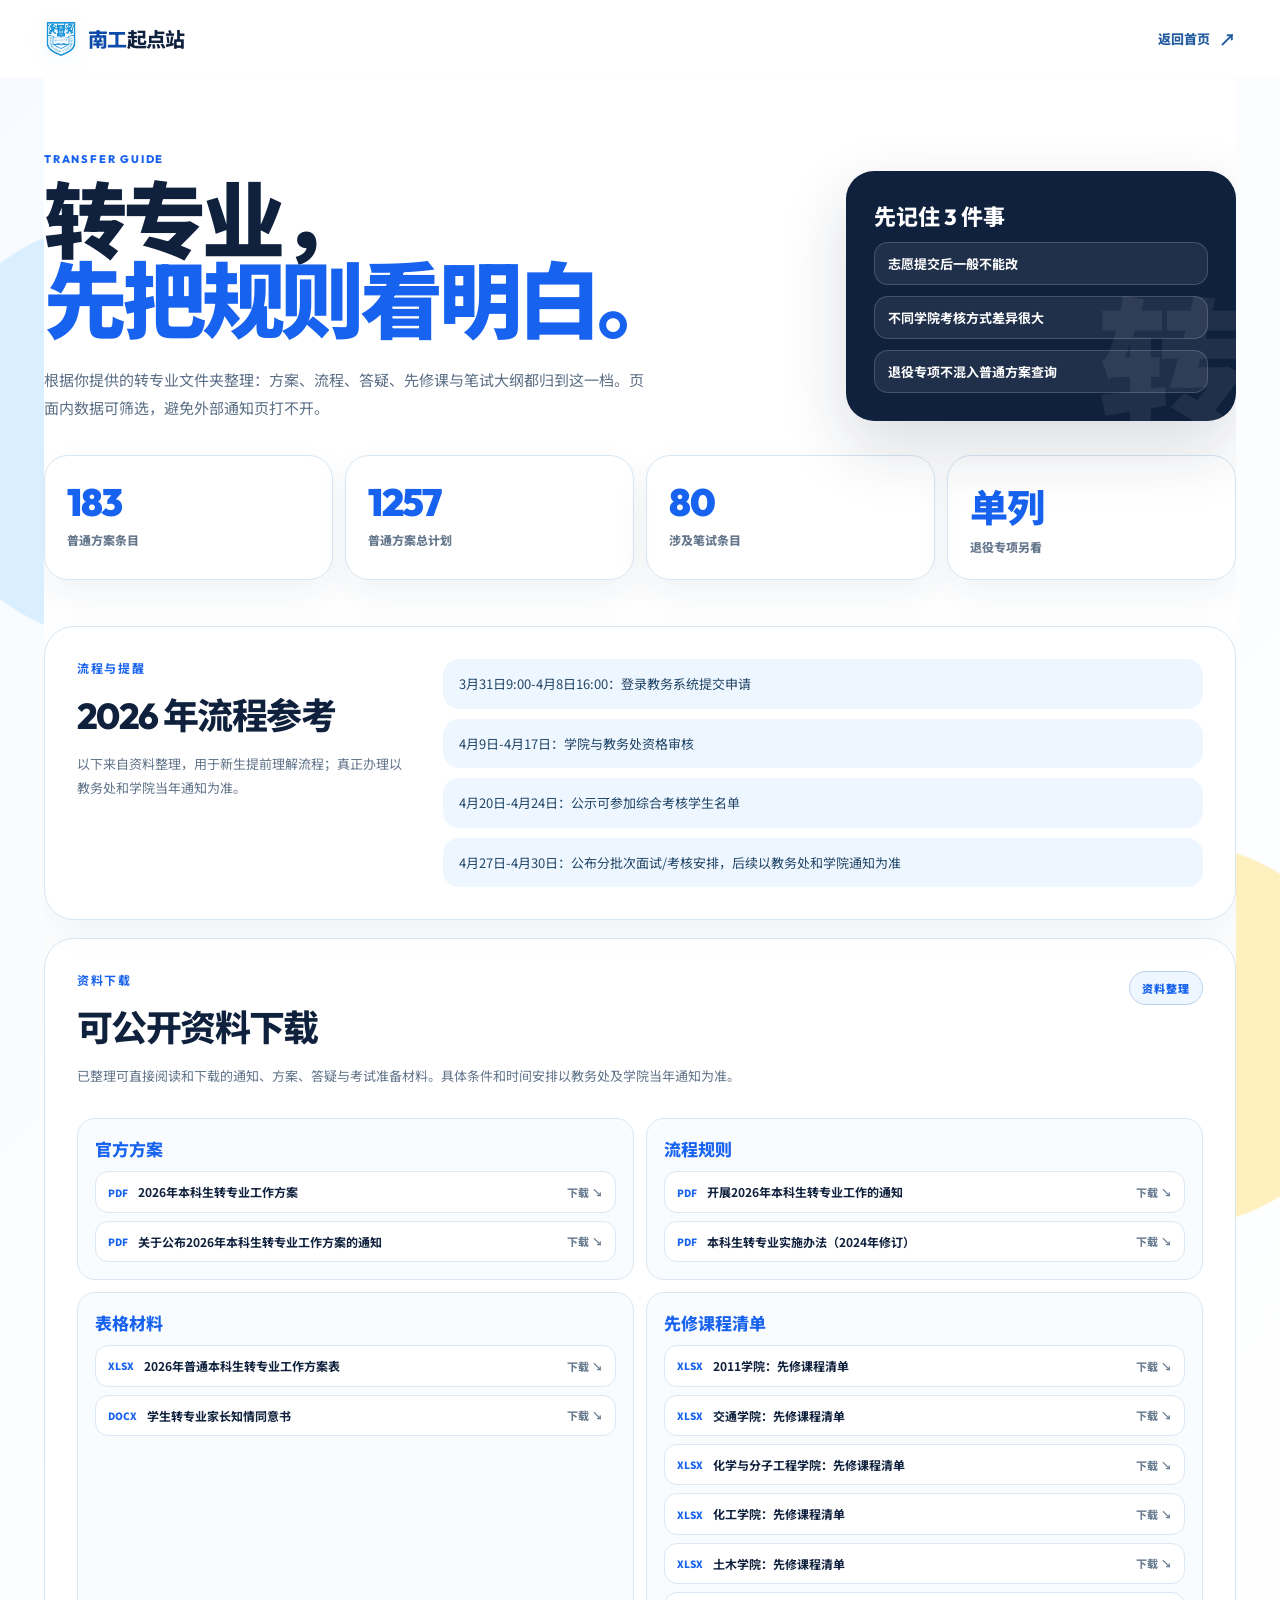
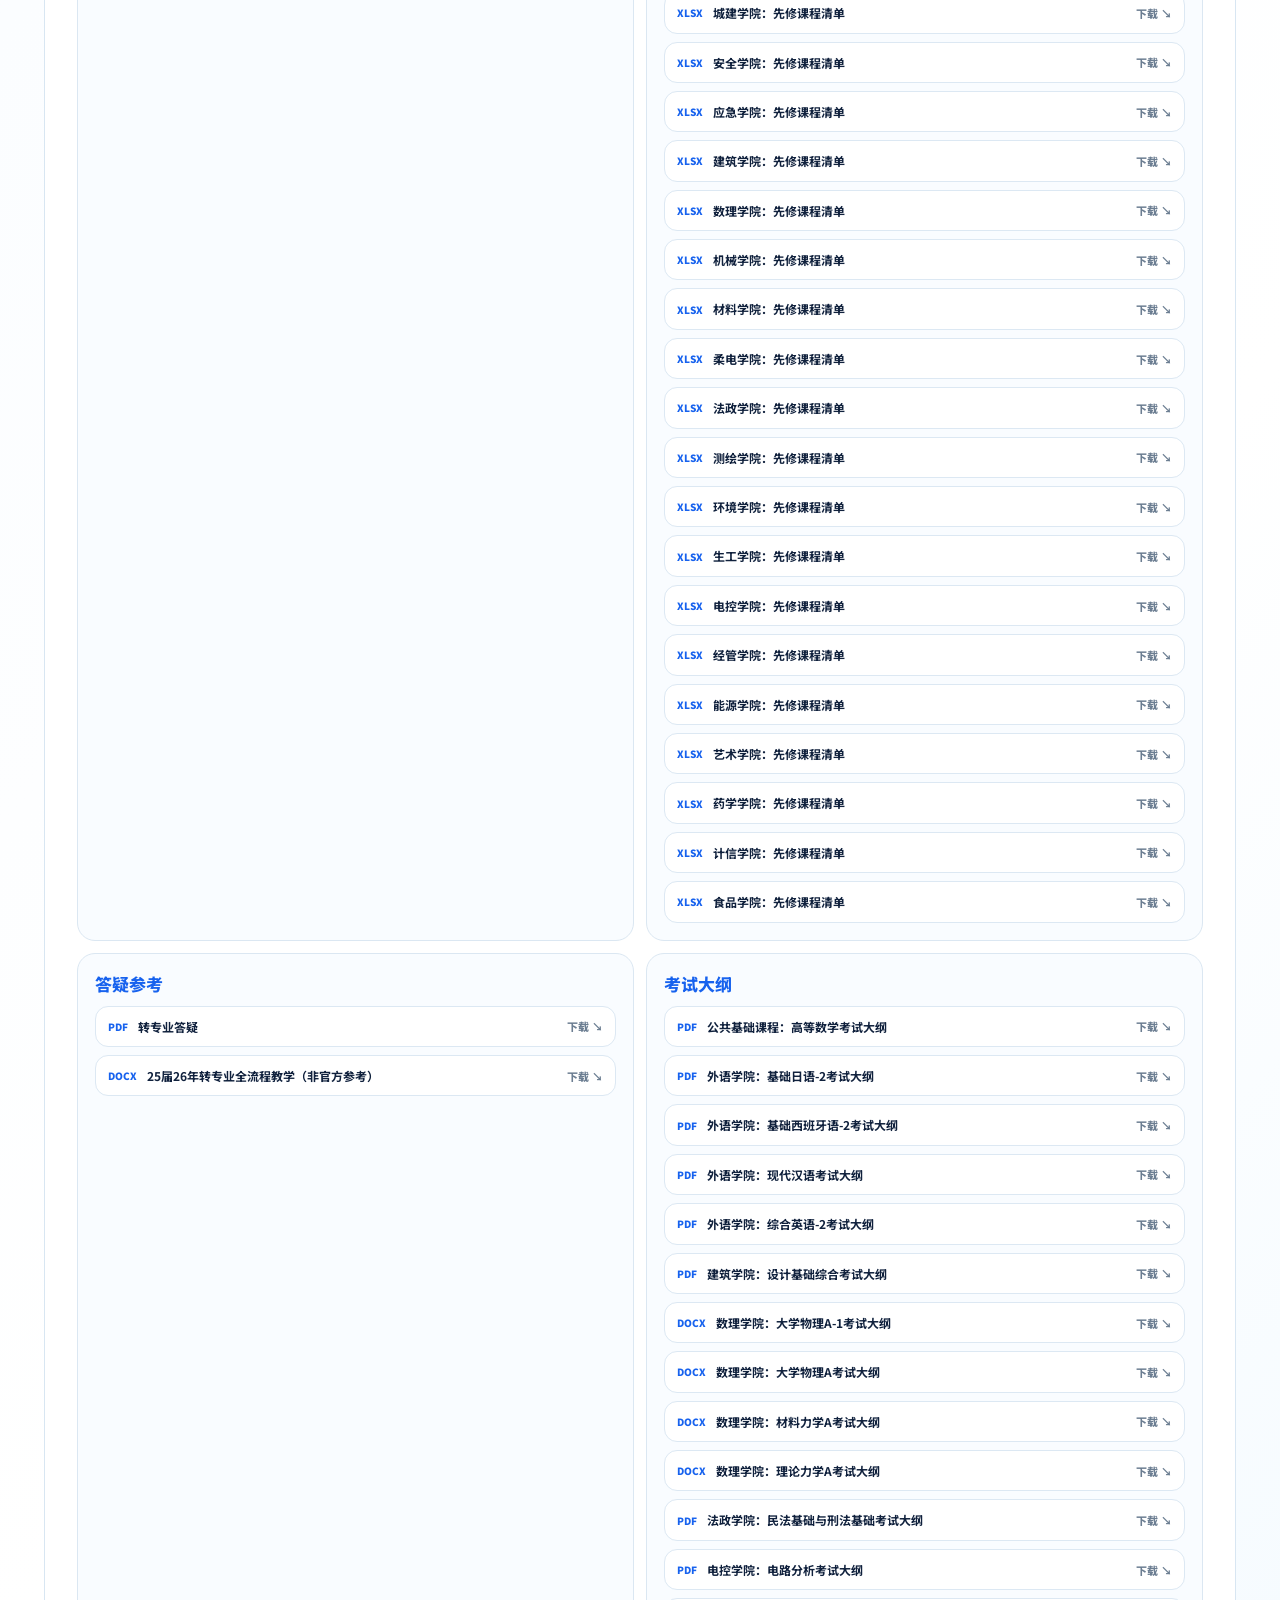
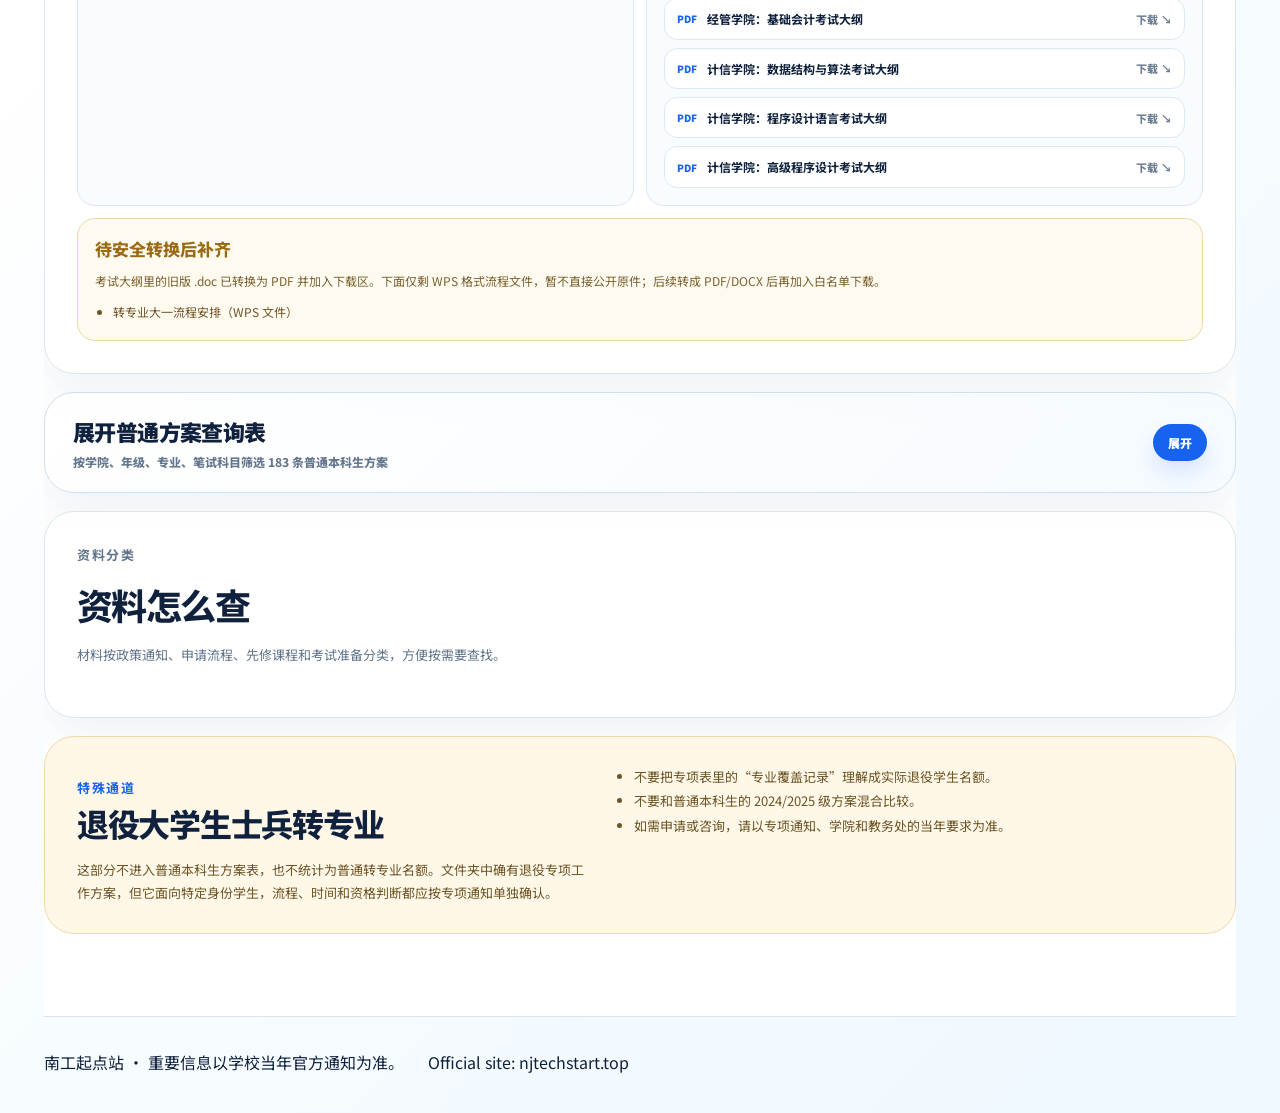
<file: transfer.html>
<!doctype html>
<html lang="zh-CN">
  <head>
    <meta charset="UTF-8" />
    <meta name="viewport" content="width=device-width, initial-scale=1.0" />
    <meta name="description" content="南京工业大学普通本科生转专业资料专题，整理普通方案、流程、先修课程与考试大纲。" />
    <title>转专业专题 · 南工起点站</title>
    <link rel="preconnect" href="https://fonts.googleapis.com" />
    <link rel="preconnect" href="https://fonts.gstatic.com" crossorigin />
    <link href="https://fonts.googleapis.com/css2?family=Noto+Sans+SC:wght@400;500;600;700;800;900&family=Outfit:wght@500;600;700;800&display=swap" rel="stylesheet" />
    <link rel="stylesheet" href="styles.css?v=20260728-messages-ui14" />
    <link rel="stylesheet" href="journey-fix.css?v=20260728-messages-ui14" />
    <link rel="stylesheet" href="transfer.css?v=20260728-messages-ui14" />
  </head>
  <body class="transfer-page">
    <header class="site-header services-header">
      <a class="brand" href="index.html#top" aria-label="返回南工起点站首页">
        <img class="brand-mark" src="assets/njtech-emblem.png" alt="" aria-hidden="true" />
        <span>南工<span>起点站</span></span>
      </a>
      <a class="services-back" href="index.html#guide">返回首页 <span>↗</span></a>
    </header>

    <main class="transfer-main">
      <section class="transfer-hero">
        <div>
          <p>TRANSFER GUIDE</p>
          <h1>转专业，<br /><em>先把规则看明白。</em></h1>
          <p class="transfer-hero-copy">根据你提供的转专业文件夹整理：方案、流程、答疑、先修课与笔试大纲都归到这一档。页面内数据可筛选，避免外部通知页打不开。</p>
        </div>
        <div class="transfer-rule-card">
          <strong>先记住 3 件事</strong>
          <span>志愿提交后一般不能改</span>
          <span>不同学院考核方式差异很大</span>
          <span>退役专项不混入普通方案查询</span>
        </div>
      </section>

      <section class="transfer-stats" aria-label="转专业统计">
        <article><span id="ordinaryRecords">—</span><small>普通方案条目</small></article>
        <article><span id="ordinaryPlan">—</span><small>普通方案总计划</small></article>
        <article><span id="writtenCount">—</span><small>涉及笔试条目</small></article>
        <article><span>单列</span><small>退役专项另看</small></article>
      </section>

      <section class="transfer-process">
        <div>
          <p class="section-index">流程与提醒</p>
          <h2>2026 年流程参考</h2>
          <p>以下来自资料整理，用于新生提前理解流程；真正办理以教务处和学院当年通知为准。</p>
        </div>
        <ol id="transferTimeline">
          <li>正在载入流程…</li>
        </ol>
      </section>

      <section class="transfer-downloads">
        <div class="transfer-downloads-head">
          <div>
            <p class="section-index">资料下载</p>
            <h2>可公开资料下载</h2>
            <p>已整理可直接阅读和下载的通知、方案、答疑与考试准备材料。具体条件和时间安排以教务处及学院当年通知为准。</p>
          </div>
          <span>资料整理</span>
        </div>
        <div class="transfer-download-grid" id="transferDownloadGroups">
          <p>正在载入下载清单…</p>
        </div>
      </section>

      <details class="transfer-query-shell">
        <summary>
          <span>
            <b>展开普通方案查询表</b>
            <small>按学院、年级、专业、笔试科目筛选 183 条普通本科生方案</small>
          </span>
          <i>展开</i>
        </summary>
        <section class="transfer-query">
        <div class="transfer-query-top">
          <div>
            <p class="section-index">方案查询</p>
            <h2>按学院、年级、专业查</h2>
          </div>
          <div class="transfer-controls">
            <input id="transferSearch" type="search" placeholder="搜索学院/专业/笔试科目/联系人" />
            <select id="transferKind" aria-label="选择类型">
              <option value="ordinary">普通本科生方案</option>
            </select>
            <select id="transferGrade" aria-label="选择年级"><option value="all">全部年级</option></select>
            <select id="transferCollege" aria-label="选择学院"><option value="all">全部学院</option></select>
          </div>
        </div>
        <div class="transfer-table-wrap">
          <table class="transfer-table">
            <thead id="transferTableHead"></thead>
            <tbody id="transferTableBody">
              <tr><td>正在载入转专业方案…</td></tr>
            </tbody>
          </table>
        </div>
        <p class="transfer-result-note" id="transferResultNote"></p>
        </section>
      </details>

      <section class="transfer-materials">
        <div>
          <p class="section-index">资料分类</p>
          <h2>资料怎么查</h2>
          <p>材料按政策通知、申请流程、先修课程和考试准备分类，方便按需要查找。</p>
        </div>
        <div class="transfer-file-groups" id="transferFileGroups">
          <p>正在载入资料分类…</p>
        </div>
      </section>

      <section class="transfer-special">
        <div>
          <p class="section-index">特殊通道</p>
          <h2>退役大学生士兵转专业</h2>
          <p>这部分不进入普通本科生方案表，也不统计为普通转专业名额。文件夹中确有退役专项工作方案，但它面向特定身份学生，流程、时间和资格判断都应按专项通知单独确认。</p>
        </div>
        <ul>
          <li>不要把专项表里的“专业覆盖记录”理解成实际退役学生名额。</li>
          <li>不要和普通本科生的 2024/2025 级方案混合比较。</li>
          <li>如需申请或咨询，请以专项通知、学院和教务处的当年要求为准。</li>
        </ul>
      </section>
    </main>

    <footer>南工起点站 · 重要信息以学校当年官方通知为准。 <a class="mirror-note" href="https://njtechstart.top/">Official site: njtechstart.top</a></footer>

    <script src="transfer.js"></script>
  </body>
</html>
</file>
<file: rebuild.css>
:root{--ink:#102a4c;--blue:#145ed3;--sky:#eaf4ff;--line:#d5e1ef;--muted:#62758c;--paper:#f7fbff}*{box-sizing:border-box}html{scroll-behavior:smooth}body{margin:0;background:var(--paper);color:var(--ink);font-family:"Noto Sans SC","Microsoft YaHei",Arial,sans-serif;line-height:1.5}a{color:inherit;text-decoration:none}.skip-link{position:fixed;top:-64px;left:16px;z-index:20;padding:9px 12px;background:#fff;border:1px solid var(--line)}.skip-link:focus{top:16px}.site-shell-header{height:72px;max-width:1240px;margin:auto;padding:0 28px;display:flex;align-items:center;gap:30px}.wordmark{display:flex;align-items:center;gap:9px;font-size:19px;font-weight:800;white-space:nowrap}.wordmark img{width:31px;height:31px;object-fit:contain}.wordmark>span>span{color:var(--blue)}.site-nav{display:flex;justify-content:center;gap:25px;flex:1}.site-nav a{font-size:14px;color:#47617e}.site-nav a:hover,.header-link:hover{color:var(--blue)}.header-link{padding:8px 12px;border:1px solid var(--line);background:#fff;font-size:13px;font-weight:700}.home-hero{min-height:510px;display:grid;grid-template-columns:minmax(0,1.02fr) minmax(420px,.98fr);max-width:1240px;margin:auto;overflow:hidden;background:linear-gradient(117deg,#083a83 0%,#1269d7 57%,#92d4ff 100%);color:#fff}.hero-copy{display:flex;flex-direction:column;justify-content:center;padding:70px clamp(30px,6vw,86px)}.eyebrow,.section-heading>p,.quick-band p,.archive-callout>p{margin:0 0 12px;font-size:12px;font-weight:800;letter-spacing:1.2px}.hero-copy h1{margin:0;font-size:clamp(43px,5vw,70px);line-height:1.12;letter-spacing:0}.hero-copy h1 em{font-style:normal;color:#d8efff}.hero-copy>p:not(.eyebrow){max-width:440px;margin:22px 0 0;color:#dbeeff;font-size:15px}.hero-actions{display:flex;flex-wrap:wrap;gap:18px;align-items:center;margin-top:31px}.primary-action{display:inline-flex;gap:12px;align-items:center;padding:13px 17px;background:#fff;color:#0c4ba7;font-weight:800}.quiet-action{font-size:14px;font-weight:700}.hero-photo{min-height:430px;background:linear-gradient(90deg,rgba(8,46,107,.1),rgba(8,46,107,.08)),url("assets/tianbao-ge-hero-cartoon.webp") center/cover}.task-section,.topic-section{max-width:1180px;margin:auto;padding:88px 24px}.section-heading{display:flex;justify-content:space-between;align-items:end;gap:20px;margin-bottom:29px}.section-heading>p{color:var(--blue)}.section-heading h2{margin:0;font-size:clamp(29px,3.3vw,44px);line-height:1.15}.task-grid{display:grid;grid-template-columns:repeat(4,minmax(0,1fr));gap:13px}.task-card{min-height:255px;display:flex;flex-direction:column;padding:24px;border:1px solid var(--line);background:#fff;transition:transform .2s,box-shadow .2s}.task-card:hover{transform:translateY(-4px);box-shadow:0 15px 35px rgba(14,66,125,.12)}.task-card span{color:var(--blue);font-weight:900;font-size:13px}.task-card h3{margin:33px 0 8px;font-size:22px}.task-card p{margin:0;color:var(--muted);font-size:13px}.task-card b{margin-top:auto;padding-top:20px;font-size:13px;color:#0c57c8}.task-card-ready{border-top:4px solid #246ddd}.task-card-life{border-top:4px solid #0e9786}.task-card-study{border-top:4px solid #875bd1}.task-card-tools{border-top:4px solid #d6891c}.quick-band{display:grid;grid-template-columns:.7fr 1.3fr;gap:50px;padding:60px max(24px,calc((100vw - 1132px)/2));background:#e8f4ff}.quick-band p{color:var(--blue)}.quick-band h2{margin:0;font-size:28px;line-height:1.2}.quick-links{display:grid;grid-template-columns:repeat(3,1fr);gap:12px}.quick-links a{min-height:100px;padding:16px;background:#fff;border:1px solid #c9deef}.quick-links span{display:block;font-weight:800;font-size:14px}.quick-links small{display:block;margin-top:7px;color:var(--muted);font-size:12px}.topic-section{padding-bottom:74px}.topic-list{border-top:1px solid var(--line)}.topic-list a{display:grid;grid-template-columns:180px 1fr auto;gap:20px;align-items:center;padding:22px 0;border-bottom:1px solid var(--line)}.topic-list strong{font-size:17px}.topic-list span{color:var(--muted);font-size:14px}.topic-list i{font-style:normal;color:var(--blue);font-size:22px}.archive-callout{max-width:1180px;margin:0 auto 84px;padding:49px 55px;background:linear-gradient(120deg,#0d438f,#176cce);color:#fff}.archive-callout>p{color:#bfe2ff}.archive-callout h2{margin:0;font-size:31px}.archive-callout>span{display:block;margin-top:10px;color:#d5edff;font-size:14px}.archive-callout a{display:inline-flex;gap:11px;margin-top:25px;padding:12px 15px;background:#fff;color:#0b4ba8;font-size:14px;font-weight:800}.site-footer{max-width:1180px;margin:auto;padding:28px 0 38px;border-top:1px solid var(--line);display:flex;gap:23px;align-items:center;color:var(--muted);font-size:12px}.site-footer p{margin:0;flex:1}.site-footer small{font-size:11px}.site-footer strong{color:#275f9f}@media(max-width:900px){.site-shell-header{padding:0 20px}.site-nav{gap:15px}.task-grid{grid-template-columns:repeat(2,1fr)}.home-hero{grid-template-columns:1fr}.hero-photo{min-height:300px}.quick-band{grid-template-columns:1fr;gap:25px}.site-footer{margin:0 24px}.topic-list a{grid-template-columns:150px 1fr auto}}@media(max-width:620px){.site-shell-header{height:auto;min-height:66px;flex-wrap:wrap;padding:13px 18px;gap:12px}.site-nav{order:3;flex-basis:100%;justify-content:space-between;gap:8px;overflow-x:auto}.site-nav a{font-size:12px;white-space:nowrap}.header-link{font-size:11px}.home-hero{min-height:0}.hero-copy{padding:56px 25px}.hero-copy h1{font-size:43px}.hero-photo{min-height:260px}.task-section,.topic-section{padding:58px 20px}.task-grid,.quick-links{grid-template-columns:1fr}.task-card{min-height:200px}.section-heading{display:block}.section-heading h2{font-size:31px}.quick-band{padding:46px 20px}.topic-list a{grid-template-columns:1fr auto;gap:4px;padding:18px 0}.topic-list span{grid-column:1}.archive-callout{margin:0 20px 60px;padding:34px 25px}.archive-callout h2{font-size:27px}.site-footer{display:block;padding:25px 0}.site-footer p,.site-footer small{display:block;margin-top:8px}}
.feature-map{position:relative;max-width:1180px;margin:0 auto;padding:88px 24px}.feature-map .section-heading{margin-bottom:34px}.feature-map-grid{position:relative;display:grid;grid-template-columns:repeat(2,minmax(0,1fr));gap:16px}.feature-map-line{position:absolute;top:18px;bottom:18px;left:50%;width:1px;background:linear-gradient(180deg,transparent,#84b8ed 8%,#84b8ed 92%,transparent);pointer-events:none}.feature-zone{position:relative;z-index:1;min-height:242px;padding:28px;border:1px solid #cfe2f4;border-radius:18px;background:linear-gradient(145deg,#fff,#f5faff);box-shadow:0 10px 30px rgba(22,87,157,.06);transition:transform .2s ease,box-shadow .2s ease}.feature-zone:nth-of-type(2n){background:linear-gradient(145deg,#f5fbff,#eef7ff)}.feature-zone:hover{transform:translateY(-3px);box-shadow:0 17px 35px rgba(22,87,157,.12)}.feature-zone-priority{min-height:284px;padding:34px;background:linear-gradient(140deg,#e8f5ff,#fff 62%,#dbefff)}.feature-zone-life{background:linear-gradient(140deg,#edf9ff,#fff 62%,#e5f4ff)}.feature-zone>span:first-child{display:block;margin-bottom:27px;color:#1769d4;font-size:12px;font-weight:900;letter-spacing:1.2px}.feature-zone h3{margin:0;color:#12345b;font-size:26px;line-height:1.16}.feature-zone p{max-width:370px;margin:9px 0 18px;color:#5d7896;font-size:14px}.feature-zone ul{display:flex;flex-wrap:wrap;gap:9px;margin:0;padding:0;list-style:none}.feature-zone li{margin:0}.feature-zone a,.feature-zone li>span{display:inline-flex;align-items:center;min-height:32px;padding:6px 10px;border:1px solid #c9e0f4;border-radius:8px;background:rgba(255,255,255,.8);color:#175baf;font-size:13px;font-weight:700;transition:background .2s ease,border-color .2s ease,color .2s ease}.feature-zone a:hover{border-color:#1769d4;background:#1769d4;color:#fff}.feature-zone a:focus-visible{outline:3px solid #75baff;outline-offset:3px}.feature-zone li>span{border-color:#d9e3ed;color:#72859a;font-weight:600}
@media(max-width:620px){.feature-map{padding:58px 20px}.feature-map-grid{grid-template-columns:1fr}.feature-map-line{top:20px;bottom:20px;left:23px}.feature-zone,.feature-zone-priority{min-height:0;padding:25px 24px 25px 39px;border-radius:15px}.feature-zone>span:first-child{position:absolute;top:27px;left:14px;margin:0;font-size:10px;writing-mode:vertical-rl}.feature-zone h3{font-size:23px}.feature-zone p{font-size:13px}.feature-zone a,.feature-zone li>span{min-height:38px}}
@media(prefers-reduced-motion:reduce){.feature-zone,.feature-zone a{transition:none}html{scroll-behavior:auto}}
</file>
<file: academic-directory.css>
:root{--ink:#132d50;--blue:#1769d4;--line:#cde2f5;--muted:#627b96}*{box-sizing:border-box}body{margin:0;background:linear-gradient(180deg,#edf7ff,#fff 420px);color:var(--ink);font:15px/1.55 "Microsoft YaHei",Arial,sans-serif}a{text-decoration:none;color:inherit}header,main,footer{max-width:1180px;margin:auto;padding-left:24px;padding-right:24px}header{height:72px;display:flex;align-items:center;justify-content:space-between;border-bottom:1px solid var(--line)}header>a:last-child{color:var(--muted);font-size:13px}.brand{font-size:19px;font-weight:900}.brand span,.hero p{color:var(--blue)}.hero{padding:68px 0 42px}.hero p{margin:0 0 10px;font-size:12px;font-weight:900;letter-spacing:1.2px}.hero h1{margin:0;font-size:clamp(42px,6vw,68px);line-height:1.08}.hero span{display:block;max-width:590px;margin-top:17px;color:var(--muted)}.academy-grid{display:grid;grid-template-columns:repeat(3,minmax(0,1fr));gap:14px}.academy-group{padding:20px;border:1px solid var(--line);border-radius:18px;background:#fff;box-shadow:0 10px 28px #1553940b}.academy-group h2{margin:0 0 14px;font-size:18px}.academy-group a{display:flex;align-items:center;min-height:42px;margin-top:7px;padding:8px 10px;border:1px solid #d9e8f5;border-radius:10px;color:#175bab;font-size:13px;font-weight:700}.academy-group a:hover{border-color:#1769d4;background:#edf7ff}.academy-group a:focus-visible{outline:3px solid #8fc5ff;outline-offset:2px}.source{margin:32px 0 70px;color:var(--muted);font-size:13px}.source a{color:var(--blue);font-weight:700}footer{padding-top:26px;padding-bottom:36px;border-top:1px solid var(--line);color:var(--muted);font-size:12px}@media(max-width:760px){header,main,footer{padding-left:18px;padding-right:18px}.hero{padding:48px 0 30px}.academy-grid{grid-template-columns:1fr}.academy-group{border-radius:16px}}
</file>
<file: styles.css>
:root { --ink:#10213d; --muted:#647089; --blue:#1762ee; --blue-deep:#0f46b0; --sky:#dbeeff; --cream:#fff8eb; --orange:#ffb447; --line:#dce3ee; --paper:#ffffff; --display:'Outfit','Noto Sans SC',sans-serif; --body:'Noto Sans SC',Arial,sans-serif; }
* { box-sizing:border-box; } html { scroll-behavior:smooth; } body { margin:0; color:var(--ink); background:var(--paper); font-family:var(--body); -webkit-font-smoothing:antialiased; } button,input { font:inherit; } button { cursor:pointer; } a { color:inherit; text-decoration:none; } .skip-link { position:fixed; left:16px; top:-80px; z-index:30; background:#fff; padding:10px 14px; border-radius:8px; box-shadow:0 4px 15px #0002; } .skip-link:focus { top:16px; }
.site-header { height:78px; max-width:1280px; margin:auto; padding:0 44px; display:flex; align-items:center; justify-content:space-between; position:relative; z-index:5; } .brand { display:flex; align-items:center; gap:10px; color:#0d4ba9; font-family:var(--display); font-size:20px; font-weight:800; letter-spacing:-.7px; } .brand > span > span { color:var(--ink); } .brand-mark { width:34px; height:34px; object-fit:contain; display:block; filter:drop-shadow(0 7px 10px #0d4ba91a); } .main-nav { display:flex; gap:35px; margin-left:100px; } .main-nav a { font-size:14px; color:#42516a; transition:color .2s; } .main-nav a:hover { color:var(--blue); } .header-action { border:0; color:white; background:var(--ink); padding:11px 17px; border-radius:999px; font-size:13px; font-weight:600; transition:transform .2s, background .2s; } .header-action:hover { background:var(--blue); transform:translateY(-2px); } .menu-toggle { display:none; background:transparent; border:0; width:42px; height:42px; } .menu-toggle span { display:block; width:22px; height:2px; background:var(--ink); margin:5px auto; }
.hero { min-height:calc(100vh - 78px); max-height:860px; overflow:hidden; position:relative; padding:112px max(44px, calc((100vw - 1192px)/2)) 98px; background:linear-gradient(180deg,#f7fbff 0%,#eaf5ff 100%); } .hero::after { content:''; position:absolute; inset:auto 0 0; height:130px; background:linear-gradient(transparent,#fff); pointer-events:none; } .hero-content { position:relative; z-index:2; max-width:650px; } .hero-year,.section-index { color:var(--blue); font-family:var(--display); font-size:12px; letter-spacing:1.65px; font-weight:700; margin:0 0 18px; } .hero h1 { font:900 clamp(64px,7.2vw,108px)/.93 var(--display); letter-spacing:-4.6px; margin:0; white-space:nowrap; word-break:keep-all; overflow-wrap:normal; } .hero-copy { margin:25px 0 34px; max-width:400px; font-size:18px; line-height:1.8; color:#42516a; } .hero-actions { display:flex; align-items:center; gap:21px; } .button { border:0; display:inline-flex; align-items:center; justify-content:center; gap:11px; border-radius:999px; padding:15px 23px; font-weight:700; font-size:14px; transition:transform .2s,box-shadow .2s,background .2s; } .button:hover { transform:translateY(-3px); box-shadow:0 10px 20px #10213d22; } .button svg,.text-button svg { width:18px; height:18px; fill:none; stroke:currentColor; stroke-width:1.8; stroke-linecap:round; stroke-linejoin:round; } .button-primary { color:#fff; background:var(--blue); } .button-primary:hover { background:var(--blue-deep); } .button-quiet { color:var(--ink); background:transparent; padding-left:0; } .button-quiet:hover { box-shadow:none; color:var(--blue); }
.campus-visual { position:absolute; width:min(53vw,720px); height:580px; right:max(0px,calc((100vw - 1370px)/2)); bottom:20px; z-index:1; } .sun { position:absolute; right:95px; top:40px; height:105px; width:105px; border-radius:50%; background:#ffd773; box-shadow:0 0 0 21px #ffd77321; } .cloud { position:absolute; width:105px; height:27px; border-radius:40px; background:#fff; opacity:.77; } .cloud::before,.cloud::after { content:''; position:absolute; bottom:0; background:inherit; border-radius:50%; } .cloud::before { width:45px;height:45px;left:17px; } .cloud::after { width:35px;height:35px;right:16px; } .cloud-one { top:105px; left:155px; transform:scale(.62); } .cloud-two { top:185px; right:85px; transform:scale(.48); } .hill { position:absolute; border-radius:50% 50% 0 0; bottom:70px; } .hill-back { left:0; width:780px;height:215px;background:#a3d9c2; transform:rotate(-2deg); } .hill-front { right:-100px;width:720px;height:165px;background:#67bd9c; } .ground { position:absolute; bottom:0; width:100%; height:92px; background:#329576; border-radius:50% 50% 0 0/60% 60% 0 0; } .building { position:absolute; bottom:79px; background:#f9f7ed; border:5px solid #1d5484; border-bottom:0; box-shadow:inset -19px 0 #d1e6d3; } .building-main { width:260px;height:270px; right:203px; border-radius:8px 8px 0 0; display:grid;grid-template-columns:repeat(3,1fr);gap:15px;padding:36px 38px 0; } .building-main::before { content:'';position:absolute;top:-44px;left:20px;width:211px;height:42px;background:#f9f7ed;border:5px solid #1d5484;border-bottom:0;border-radius:130px 130px 0 0; } .building-side { width:130px;height:194px;right:77px;border-radius:8px 8px 0 0;display:grid;grid-template-columns:repeat(2,1fr);gap:16px;padding:30px 25px 0; } .building i { width:100%;height:22px;background:#5195cb;border:3px solid #1d5484; } .building b { position:absolute;bottom:0;left:50%;transform:translateX(-50%);width:46px;height:76px;background:#d5a96c;border:4px solid #1d5484;border-bottom:0;border-radius:30px 30px 0 0; } .tree { position:absolute; bottom:80px; width:72px;height:125px;background:#8dc986;clip-path:polygon(50% 0,100% 58%,76% 58%,100% 100%,0 100%,24% 58%,0 58%); } .tree i { position:absolute;bottom:-40px;left:32px;width:12px;height:65px;background:#805735; } .tree-one { right:13px;transform:scale(.82); }.tree-two { left:130px;transform:scale(.9); }.tree-three { right:359px;transform:scale(.56);bottom:82px; } .welcome-card { position:absolute; right:20px;top:267px; transform:rotate(6deg); width:135px;padding:15px 14px;background:#fff;box-shadow:0 15px 25px #17365522;z-index:2; } .welcome-card span { font-family:var(--display);font-size:10px;font-weight:800;letter-spacing:1.4px;color:#ea6d3e; }.welcome-card strong { display:block;font-family:var(--display);font-size:21px;line-height:1;letter-spacing:-1px;margin-top:7px; }.hero-doodle { position:absolute;z-index:2;color:#ffa631;font-size:34px; }.hero-doodle-left { left:6%; top:23%; }.hero-doodle-right { right:47%;bottom:27%;font-size:25px;color:#266eea; }.scroll-cue { position:absolute;z-index:3;bottom:35px;left:50%;transform:translateX(-50%);display:flex;flex-direction:column;gap:9px;align-items:center;color:#647089;font-size:11px;letter-spacing:.8px; }.scroll-cue span { display:block;width:1px;height:29px;background:#8ea0b8;position:relative; }.scroll-cue span::after { content:'';position:absolute;width:6px;height:6px;border-right:1px solid #8ea0b8;border-bottom:1px solid #8ea0b8;bottom:0;left:-3px;transform:rotate(45deg); }
.section { max-width:1192px; margin:0 auto; padding:137px 0; } .arrival { display:grid;grid-template-columns:1fr 1.08fr;gap:120px;align-items:center; }.section-intro h2,.guide h2,.community h2 { margin:0;font:800 clamp(38px,4.5vw,62px)/1.1 var(--display);letter-spacing:-2.7px; }.section-intro > p:last-child,.guide-heading > p,.community-copy > p:last-of-type { margin:27px 0 0;max-width:380px;color:var(--muted);font-size:15px;line-height:1.9; }.arrival-panel { background:var(--cream);padding:34px 39px;border-radius:3px;position:relative;overflow:hidden; }.arrival-panel::after { content:'✦';position:absolute;right:21px;bottom:9px;font-size:120px;color:#ffcc7b37; }.arrival-header { display:flex;align-items:center;justify-content:space-between;position:relative;z-index:1;border-bottom:1px solid #e8d9bc;padding-bottom:23px; }.arrival-header p { margin:0 0 5px;color:#8a6b35;font-size:13px; }.arrival-header strong { font:700 21px var(--display);letter-spacing:-.6px; }.progress-ring { width:48px;height:48px; }.progress-ring svg { width:100%;height:100%;transform:rotate(-90deg); }.progress-ring path { fill:none;stroke-width:3.5; }.ring-track { stroke:#eadcbe; }.ring-value { stroke:var(--blue);stroke-linecap:round;transition:stroke-dasharray .3s; }.checklist { position:relative;z-index:1;margin:6px 0 10px; }.checklist label { display:flex;align-items:center;gap:14px;padding:15px 0;border-bottom:1px solid #eadfc8;cursor:pointer; }.checklist input { position:absolute;opacity:0; }.checkbox { width:20px;height:20px;border:1.7px solid #c6b894;border-radius:50%;display:grid;place-items:center;flex:0 0 20px;transition:.2s; }.checkbox::after { content:'';width:7px;height:4px;border-left:1.8px solid white;border-bottom:1.8px solid white;transform:rotate(-45deg) translate(1px,-1px);opacity:0; }.checklist input:checked + .checkbox { background:var(--blue);border-color:var(--blue); }.checklist input:checked + .checkbox::after { opacity:1; }.checklist strong { font-size:14px;display:block; }.checklist small { display:block;font-size:11px;color:#7a756d;margin-top:2px; }.text-button { position:relative;z-index:1;border:0;background:transparent;padding:11px 0 0;color:#174fbc;font-weight:700;font-size:13px;display:flex;align-items:center;gap:8px; }.text-button:hover { color:var(--blue-deep); }.text-button svg { width:16px; }
.guide { padding-top:65px; }.guide-heading { display:flex;justify-content:space-between;align-items:end;margin-bottom:49px; }.guide h2 em { color:var(--blue);font-style:normal; }.guide-heading > p { margin:0; }.guide-grid { display:grid;grid-template-columns:1.08fr 1fr 1fr;gap:18px; }.guide-card { min-height:374px;padding:28px;position:relative;overflow:hidden; }.guide-card-blue { background:#dceeff; }.guide-card-orange { background:#ffbd59; }.guide-card-cream { background:#f3f5f0; }.card-icon { width:37px;height:37px;display:grid;place-items:center;background:#ffffffa6;border-radius:50%; }.card-icon svg { width:20px;height:20px;fill:none;stroke:var(--ink);stroke-width:1.6;stroke-linecap:round;stroke-linejoin:round; }.guide-card > p { font-size:12px;font-weight:700;color:#446384;margin:34px 0 8px; }.guide-card-orange > p { color:#82531c; }.guide-card-cream > p { color:#69736e; }.guide-card h3 { position:relative;z-index:2;margin:0;font:800 25px/1.2 var(--display);letter-spacing:-1px; }.guide-card button { position:absolute;z-index:3;bottom:26px;left:28px;border:0;background:transparent;padding:0;font-weight:700;font-size:13px;color:var(--ink); }.guide-card button span { font-size:17px;margin-left:5px; }.card-shape { position:absolute;pointer-events:none; }.map-shape { right:-7px;bottom:-8px;width:194px;height:137px;transform:rotate(-6deg);background:linear-gradient(70deg,transparent 20%,#73a9d4 21% 28%,transparent 29% 46%,#73a9d4 47% 53%,transparent 54% 69%,#73a9d4 70% 77%,transparent 78%);opacity:.75; }.map-shape i { position:absolute;width:15px;height:15px;background:#1762ee;border-radius:50%; }.map-shape i:nth-child(1){left:25px;top:28px}.map-shape i:nth-child(2){right:52px;top:42px}.map-shape i:nth-child(3){right:15px;bottom:24px}.note-shape { width:152px;height:194px;right:4px;bottom:-38px;background:#fff7dc;transform:rotate(8deg);border:2px solid #c4832e;box-shadow:9px -7px #fff1c8; }.note-shape b { width:25px;height:25px;border-radius:50%;background:#ffb447;border:2px solid #c4832e;position:absolute;top:-14px;left:60px; }.note-shape i { display:block;margin:42px 20px 0;height:5px;background:#dfaa55; }.note-shape i + i { margin-top:14px;width:81px; }.note-shape i + i + i { width:97px; }.bookmark-shape { right:10px;bottom:-35px;color:#d2d8c9;font:800 200px/1 var(--display);transform:rotate(12deg); }.community { display:grid;grid-template-columns:1fr 1fr;gap:90px;align-items:center;padding-bottom:133px; }.button-dark { margin-top:31px;background:var(--ink);color:#fff; }.community-scene { height:390px;position:relative;background:#eef7f2;overflow:hidden; }.post { position:absolute;width:174px;min-height:125px;padding:17px 15px 13px;background:#fff;box-shadow:0 10px 25px #1d533916;z-index:2; }.post p { font-weight:700;font-size:14px;line-height:1.4;margin:0 0 9px 35px; }.post small { font-size:10px;color:#7d8c86;margin-left:35px; }.avatar { position:absolute;left:15px;top:18px;display:grid;place-items:center;width:25px;height:25px;border-radius:50%;font-size:10px;font-weight:700; }.avatar-blue { background:#b9dbff;color:#15548c; }.avatar-orange { background:#ffe0a0;color:#9a631b; }.avatar-green { background:#b8e5d1;color:#27734f; }.post-one { left:70px;top:38px;transform:rotate(-5deg); }.post-two { right:44px;top:123px;transform:rotate(6deg); }.post-three { left:122px;bottom:39px;transform:rotate(3deg); }.orbit { position:absolute;border:1px solid #9cd0b8;border-radius:50%;left:50%;top:50%;transform:translate(-50%,-50%) rotate(-28deg); }.orbit-one { width:370px;height:170px; }.orbit-two { width:250px;height:290px; }.center-spark { position:absolute;left:50%;top:50%;transform:translate(-50%,-50%);font-size:40px;color:#37a677; }.assistant-banner { max-width:1280px;margin:0 auto 70px;background:var(--blue);color:white;display:grid;grid-template-columns:185px 1fr auto;align-items:center;gap:33px;padding:35px 61px 35px 43px;overflow:hidden;position:relative; }.assistant-banner::after { content:'✦';position:absolute;right:300px;top:-39px;color:#ffffff15;font:900 180px var(--display); }.assistant-banner p { position:relative;z-index:1;font-size:12px;font-weight:700;letter-spacing:1px;margin:0 0 5px;opacity:.76; }.assistant-banner h2 { position:relative;z-index:1;font:800 33px var(--display);letter-spacing:-1.3px;margin:0; }.assistant-orb { position:relative;z-index:1;width:107px;height:107px;border-radius:49% 51% 45% 55%/55% 45% 55% 45%;background:linear-gradient(135deg,#a7ddff,#b7b8ff);display:grid;place-items:center;transform:rotate(12deg);box-shadow:12px 11px #114bc4; }.assistant-orb span { color:var(--blue-deep);font:800 31px var(--display);transform:rotate(-12deg); }.button-white { position:relative;z-index:1;background:#fff;color:var(--blue);white-space:nowrap; }
footer { max-width:1192px;margin:auto;padding:33px 0 39px;border-top:1px solid var(--line);display:grid;grid-template-columns:auto 1fr auto;align-items:center;gap:35px; }.footer-brand { font-size:17px; }.footer-brand .brand-mark { width:27px;height:27px; }.footer-brand > span > span { color:var(--ink); } footer p { color:#79869b;font-size:11px;line-height:1.6;max-width:430px; } footer > span { color:#9ca6b5;font:700 10px var(--display);letter-spacing:1.2px; }
footer{grid-template-columns:auto minmax(180px,1fr) auto auto;gap:24px}.tech-support{white-space:nowrap;color:#71839a;font-size:11px;line-height:1.6}.tech-support strong{color:#315c8e;font-weight:800}html[data-theme="dark"] .tech-support{color:#acc0d6}html[data-theme="dark"] .tech-support strong{color:#a8d7ff}@media(max-width:900px){footer{grid-template-columns:1fr;gap:8px}.tech-support{white-space:normal}}@media(max-width:620px){.tech-support{font-size:10px}}
.assistant-modal { position:fixed;inset:0;z-index:20;display:grid;place-items:center;visibility:hidden;opacity:0;transition:opacity .2s,visibility .2s; }.assistant-modal.is-open { visibility:visible;opacity:1; }.modal-backdrop { position:absolute;inset:0;background:#061a37a8;backdrop-filter:blur(4px); }.modal-card { position:relative;width:min(92vw,500px);background:#fff;padding:28px;border-radius:16px;box-shadow:0 30px 90px #0004;transform:translateY(18px) scale(.98);transition:transform .25s; }.is-open .modal-card { transform:translateY(0) scale(1); }.modal-close { position:absolute;right:16px;top:13px;background:none;border:0;color:#758298;font-size:29px;line-height:1; }.modal-top { display:flex;align-items:center;gap:13px;padding-bottom:20px;border-bottom:1px solid var(--line); }.mini-orb { width:43px;height:43px;border-radius:50%;display:grid;place-items:center;background:linear-gradient(135deg,#a7ddff,#b7b8ff);color:var(--blue-deep);font:800 15px var(--display); }.modal-top p { margin:0;color:var(--blue);font-size:11px;font-weight:700; }.modal-top h2 { margin:2px 0 0;font:800 21px var(--display);letter-spacing:-.6px; }.chat-feed { height:208px;overflow:auto;padding:19px 0;display:flex;flex-direction:column;gap:12px;min-width:0; }.chat-bubble { display:block;max-width:85%;min-width:0;width:fit-content;padding:12px 14px;border-radius:4px 14px 14px 14px;font-size:13px;line-height:1.7;white-space:pre-wrap;overflow-wrap:anywhere;word-break:break-word; }.assistant-message { background:#edf5ff;color:#244568;align-self:flex-start; }.user-message { background:var(--blue);color:#fff;border-radius:14px 4px 14px 14px;align-self:flex-end; }.source-note { align-self:flex-start;display:block;width:fit-content;max-width:85%;min-width:0;margin-top:-7px;color:#6e7f95;font-size:10px;line-height:1.4;text-decoration:none;white-space:normal;overflow-wrap:anywhere;word-break:break-word; }.source-note[href] { color:#2162bd;text-decoration:underline;text-underline-offset:2px; }.suggestion-row { display:flex;gap:8px;overflow:auto;padding-bottom:13px; }.suggestion-row button { flex:0 0 auto;border:1px solid #cddcf0;color:#2053a2;background:#fff;border-radius:999px;padding:7px 10px;font-size:11px; }.chat-form { display:flex;align-items:center;gap:8px;border:1px solid var(--line);border-radius:12px;padding:5px 6px 5px 13px; }.chat-form input { min-width:0;flex:1;border:0;outline:0;color:var(--ink);font-size:13px; }.chat-form button { width:34px;height:34px;border:0;border-radius:9px;background:var(--blue);color:#fff;display:grid;place-items:center; }.chat-form svg { width:17px;height:17px;fill:currentColor;stroke:none; }.toast { position:fixed;z-index:50;left:50%;bottom:25px;transform:translate(-50%,20px);opacity:0;pointer-events:none;background:#10213d;color:#fff;padding:12px 17px;border-radius:999px;font-size:13px;box-shadow:0 10px 25px #10213d32;transition:.25s;white-space:nowrap;max-width:90vw;overflow:hidden;text-overflow:ellipsis; }.toast.show { opacity:1;transform:translate(-50%,0); }.sr-only { position:absolute;width:1px;height:1px;padding:0;margin:-1px;overflow:hidden;clip:rect(0,0,0,0);white-space:nowrap;border:0; }
@media (max-width:900px) { .site-header { padding:0 25px; }.main-nav { margin-left:auto;gap:19px; }.hero { padding-left:40px; padding-top:90px; }.campus-visual { opacity:.66;right:-220px; }.arrival,.community { grid-template-columns:1fr;gap:48px; }.section { padding:95px 40px; }.guide-heading { align-items:start;gap:35px; }.guide-grid { grid-template-columns:1fr 1fr; }.guide-card-blue { grid-column:span 2; }.assistant-banner { margin:0 40px 50px;grid-template-columns:110px 1fr;padding:28px; }.assistant-banner .button { grid-column:2;justify-self:start; }.assistant-orb { width:76px;height:76px;box-shadow:8px 8px #114bc4; }.assistant-banner h2 { font-size:27px; } footer { margin:0 40px;grid-template-columns:1fr;gap:10px; } }
@media (max-width:620px) { .site-header { height:67px;padding:0 19px; }.main-nav,.header-action { display:none; }.menu-toggle { display:block; }.site-header.nav-open .main-nav { display:flex;position:absolute;left:0;top:67px;margin:0;width:100%;padding:18px 25px;background:#fff;box-shadow:0 10px 20px #10213d12;flex-direction:column;gap:16px; }.hero { min-height:720px;max-height:none;padding:72px 25px 56px; }.hero h1 { font-size:clamp(49px,15vw,67px);letter-spacing:-3px; }.hero-copy { font-size:15px;max-width:290px; }.hero-actions { flex-direction:column;align-items:flex-start;gap:9px; }.campus-visual { width:540px;height:433px;right:-247px;bottom:10px;transform:scale(.83);transform-origin:bottom right; }.hero-doodle-left { left:85%;top:13%; }.hero-doodle-right { right:56%;bottom:42%; }.scroll-cue { display:none; }.section { padding:77px 25px; }.section-intro h2,.guide h2,.community h2 { font-size:41px;letter-spacing:-1.9px; }.arrival { gap:37px; }.arrival-panel { padding:25px 21px; }.guide { padding-top:25px; }.guide-heading { display:block;margin-bottom:27px; }.guide-heading > p { margin-top:20px; }.guide-grid { grid-template-columns:1fr;gap:12px; }.guide-card,.guide-card-blue { grid-column:span 1;min-height:292px; }.guide-card h3 { font-size:23px; }.community { gap:36px;padding-bottom:77px; }.community-scene { height:320px; }.post-one { left:19px; }.post-two { right:16px; }.post-three { left:70px; }.assistant-banner { margin:0 0 38px;grid-template-columns:83px 1fr;gap:17px;padding:23px 20px; }.assistant-banner h2 { font-size:23px; }.assistant-banner .button { font-size:12px;padding:11px 16px; }.assistant-orb { width:61px;height:61px; }.assistant-orb span { font-size:22px; } footer { margin:0 25px;padding:25px 0; }.footer-brand { margin-bottom:4px; } footer > span { display:none; } }
@media (prefers-reduced-motion:reduce) { *,*::before,*::after { scroll-behavior:auto !important;transition:none !important; } }
/* Standalone academic links use the existing guide-card action position. */
.guide-card > a { position:absolute;z-index:3;bottom:26px;left:28px;padding:0;font-weight:700;font-size:13px;color:var(--ink); }
.guide-card > a span { font-size:17px;margin-left:5px; }
.academic-advancement-link{display:grid;grid-template-columns:34px 1fr auto;gap:10px;align-items:center;margin-top:16px;padding:12px 14px;border:1px solid #d9e5ee;background:#f7fbff;color:var(--ink)}
.academic-advancement-link span{display:grid;place-items:center;width:28px;height:28px;border-radius:50%;background:#dceeff;color:var(--blue);font-size:12px;font-weight:900}
.academic-advancement-link strong{font-size:12px}.academic-advancement-link small{display:block;margin-top:2px;color:#718393;font-size:10px}.academic-advancement-link b{color:var(--blue);font-size:14px}
</file>
<file: advancement.css>
.advancement-page{min-height:100vh;background:linear-gradient(135deg,#f5fbff 0%,#fffdf6 48%,#eff9f5 100%)}.advancement-header{border-bottom:1px solid #dbe8ed}.advancement-main{max-width:1192px;margin:0 auto;padding:78px 0 86px}.advancement-hero{display:grid;grid-template-columns:1.1fr .9fr;gap:50px;align-items:end;padding-bottom:44px;border-bottom:1px solid #d7e6e9}.advancement-hero p{margin:0;color:#587187;font-size:14px;line-height:1.85}.advancement-hero>div>p{margin:0 0 16px;color:#1c8d78;font:800 11px var(--display);letter-spacing:1.8px}.advancement-hero h1{margin:0;color:#122c3c;font:800 clamp(52px,6vw,82px)/.98 var(--display);letter-spacing:-3.8px}.advancement-hero h1 em{color:#1c8d78;font-style:normal}.advancement-summary{display:grid;grid-template-columns:repeat(3,1fr);gap:1px;margin:30px 0;background:#d7e6e9;border:1px solid #d7e6e9}.advancement-summary article{padding:20px 24px;background:#ffffffb8}.advancement-summary strong{display:block;color:#1c8d78;font:800 31px var(--display)}.advancement-summary span{display:block;margin-top:4px;color:#617789;font-size:11px;font-weight:800}.advancement-tools{display:flex;justify-content:space-between;gap:30px;align-items:center;margin:30px 0}.advancement-tools label{display:flex;align-items:center;gap:11px;flex:1;max-width:520px;padding:12px 15px;border:1px solid #c7dcde;border-radius:10px;background:#fff}.advancement-tools label span{color:#1c8d78;font-size:22px}.advancement-tools input{width:100%;border:0;outline:0;color:#122c3c;font-size:14px}.advancement-tools p{margin:0;max-width:360px;color:#718493;font-size:11px;line-height:1.7}.advancement-list-section{padding:28px;border:1px solid #d7e6e9;background:#ffffffbd;box-shadow:0 20px 48px #123d7f0a}.advancement-list-head{display:flex;align-items:end;justify-content:space-between;gap:20px;margin-bottom:18px}.advancement-list-head p{margin:0 0 5px;color:#1c8d78;font-size:10px;font-weight:900;letter-spacing:1px}.advancement-list-head h2{margin:0;color:#122c3c;font:800 27px var(--display);letter-spacing:-1px}.advancement-list-head h2 strong{color:#1c8d78}.advancement-list-head small{color:#78909d;font-size:11px}.advancement-list{border-top:1px solid #dce9eb}.advancement-item{display:grid;grid-template-columns:48px 1fr;gap:15px;padding:19px 0;border-bottom:1px solid #dce9eb}.advancement-index{color:#a5c2c3;font:900 14px var(--display)}.advancement-meta{display:flex;flex-wrap:wrap;gap:6px}.advancement-meta b,.advancement-meta span{padding:3px 7px;border-radius:999px;font-size:9px;font-weight:900}.advancement-meta b{color:#11715f;background:#dcf4eb}.advancement-meta span{color:#6d7e8b;background:#eef3f5}.advancement-item h3{margin:8px 0 5px;color:#173344;font:800 17px/1.35 var(--body)}.advancement-item p{max-width:800px;margin:0;color:#5e7586;font-size:12px;line-height:1.75}.advancement-metrics{display:flex;flex-wrap:wrap;gap:7px;margin-top:10px}.advancement-metrics strong{padding:5px 8px;color:#17705f;background:#effbf6;border:1px solid #cdebdc;border-radius:5px;font-size:11px}.advancement-pending,.advancement-source{display:block;margin-top:10px;color:#8193a0;font-size:10px;line-height:1.6}.advancement-source{color:#9aa7b0}.advancement-empty{padding:45px 0;margin:0;color:#718593;text-align:center;font-size:13px}.advancement-reference{margin-top:28px;padding:28px 32px;border-left:4px solid #1c8d78;background:#eef8f4}.advancement-reference p{margin:0 0 7px;color:#1c8d78;font-size:10px;font-weight:900;letter-spacing:1px}.advancement-reference h2{margin:0;color:#173344;font:800 24px/1.35 var(--display)}.advancement-reference span{display:block;margin-top:8px;color:#607889;font-size:12px}@media(max-width:900px){.advancement-main{padding:65px 40px}.advancement-hero{grid-template-columns:1fr;gap:22px}.advancement-tools{display:block}.advancement-tools label{max-width:none}.advancement-tools p{max-width:none;margin-top:10px}}@media(max-width:620px){.advancement-header{padding:0 20px}.advancement-main{padding:50px 20px 62px}.advancement-hero{padding-bottom:34px}.advancement-hero h1{font-size:51px;letter-spacing:-2.8px}.advancement-summary{grid-template-columns:1fr}.advancement-summary article{padding:15px 18px}.advancement-list-section{padding:18px}.advancement-list-head{display:block}.advancement-list-head small{display:block;margin-top:9px}.advancement-item{grid-template-columns:34px 1fr;gap:10px}.advancement-item h3{font-size:15px}.advancement-reference{padding:22px}.advancement-reference h2{font-size:20px}}
.advancement-year-tabs{display:flex;gap:6px}.advancement-year-tabs button{border:1px solid #c7dcde;border-radius:999px;padding:9px 11px;background:#fff;color:#617789;font-size:11px;font-weight:900;cursor:pointer}.advancement-year-tabs button.is-active{border-color:#1c8d78;background:#1c8d78;color:#fff}.advancement-cover{width:74px;height:96px;object-fit:cover;border:1px solid #d7e6e9;background:#edf4f5}
.advancement-photos{display:flex;width:152px;gap:5px;align-self:start}.advancement-photos a{display:block;min-width:0;flex:1;border:1px solid #d7e6e9;background:#edf4f5;overflow:hidden}.advancement-photos img{display:block;width:100%;height:114px;object-fit:cover;transition:transform .2s}.advancement-photos a:hover img{transform:scale(1.04)}@media(max-width:620px){.advancement-photos{width:96px}.advancement-photos img{height:84px}}
.advancement-item.has-photos{grid-template-columns:164px 1fr}@media(max-width:620px){.advancement-item.has-photos{grid-template-columns:106px 1fr}}
.advancement-actions{display:flex;flex-wrap:wrap;gap:8px;align-items:center;justify-content:flex-end}.advancement-actions button,.advancement-actions a{border:1px solid #c7dcde;border-radius:999px;padding:8px 10px;background:#fff;color:#1c8d78;font-size:11px;font-weight:900;white-space:nowrap;cursor:pointer}.advancement-actions button{border-color:#1c8d78;background:#1c8d78;color:#fff}.advancement-actions button span{display:inline-grid;place-items:center;min-width:16px;height:16px;margin-left:3px;border-radius:50%;background:#ffffff30;font-size:9px}.advancement-gallery{position:fixed;inset:0;z-index:70;display:grid;place-items:center;visibility:hidden;opacity:0;transition:.2s}.advancement-gallery.is-open{visibility:visible;opacity:1}.advancement-gallery-backdrop{position:absolute;inset:0;border:0;background:#071d2ddd;backdrop-filter:blur(4px)}.advancement-gallery section{position:relative;width:min(900px,92vw);max-height:88vh;overflow:auto;padding:26px;background:#fff}.advancement-gallery section>p{margin:0;color:#1c8d78;font-size:10px;font-weight:900;letter-spacing:1px}.advancement-gallery h2{margin:8px 40px 18px 0;color:#173344;font:800 25px var(--display)}.advancement-gallery section>div{display:grid;grid-template-columns:repeat(2,minmax(0,1fr));gap:12px}.advancement-gallery section>div img{display:block;width:100%;height:auto;border:1px solid #d7e6e9}.advancement-gallery small{display:block;margin-top:14px;color:#748997;font-size:10px}@media(max-width:700px){.advancement-item{grid-template-columns:34px 1fr}.advancement-actions{grid-column:2;justify-content:flex-start}.advancement-gallery section{width:100vw;max-height:92vh;padding:22px 18px}.advancement-gallery section>div{grid-template-columns:1fr}}
.advancement-item:has(.advancement-actions){grid-template-columns:48px minmax(0,1fr) auto;align-items:center}.advancement-actions{flex-direction:column;align-items:stretch;min-width:104px}@media(max-width:700px){.advancement-item:has(.advancement-actions){grid-template-columns:34px minmax(0,1fr)}.advancement-actions{flex-direction:row;min-width:0}}
</file>
<file: campus-tools.css>
:root{--ink:#152a45;--blue:#1768d5;--sky:#eaf4ff;--line:#cddded;--muted:#60738a;--paper:#f8fbff}.tool-card-actions button{padding:0;border:0;background:none;color:var(--blue);font:inherit;font-size:13px;font-weight:700;cursor:pointer}.tool-card-actions button:hover{text-decoration:underline}.tool-panorama-dialog{width:min(920px,calc(100vw - 32px));border:1px solid var(--line);padding:0;background:#fff;color:var(--ink);box-shadow:0 24px 72px rgba(19,51,88,.28)}.tool-panorama-dialog::backdrop{background:rgba(13,37,66,.62)}.tool-panorama-head{display:flex;align-items:start;justify-content:space-between;gap:18px;padding:18px 20px;border-bottom:1px solid var(--line)}.tool-panorama-head p{margin:0 0 4px;color:var(--blue);font-size:12px;font-weight:800}.tool-panorama-head h2{margin:0;font-size:21px}.tool-panorama-close{min-width:48px;height:32px;border:1px solid var(--line);border-radius:5px;background:#fff;color:var(--ink);cursor:pointer}.tool-panorama-status,.tool-panorama-note{margin:0;padding:12px 20px;color:var(--muted);font-size:13px}.tool-panorama-canvas{width:100%;height:min(62vh,560px);min-height:320px;background:#eef5fc}.tool-panorama-canvas a,.tool-panorama-canvas img{display:block;width:100%;height:100%}.tool-panorama-canvas img{object-fit:cover}@media(max-width:720px){.tool-panorama-canvas{height:56vh;min-height:260px}.tool-panorama-head{padding:15px}.tool-panorama-status,.tool-panorama-note{padding:11px 15px}}
*{box-sizing:border-box}body{margin:0;background:linear-gradient(180deg,#f1f8ff 0,#f8fbff 360px,#fff 100%);color:var(--ink);font-family:"Noto Sans SC","Microsoft YaHei",Arial,sans-serif;letter-spacing:0;line-height:1.5}.tool-header{min-height:72px;display:flex;align-items:center;justify-content:space-between;gap:24px;max-width:1180px;margin:auto;padding:0 22px;border-bottom:1px solid #dbe8f4}.tool-brand{font-weight:900;color:var(--ink);text-decoration:none;font-size:18px}.tool-brand span{color:var(--blue)}.tool-header nav{display:flex;gap:18px;flex-wrap:wrap}.tool-header nav a,.section-heading>a{color:var(--muted);font-size:13px;text-decoration:none}.tool-header a:hover,.section-heading>a:hover{color:var(--blue)}main{max-width:1180px;margin:auto;padding:0 22px 72px}.tool-hero{position:relative;overflow:hidden;margin:34px 0 30px;padding:54px 58px;border:1px solid #cfe3f7;border-radius:24px;background:linear-gradient(120deg,#e8f5ff,#fff 56%,#dff0ff)}.tool-hero::after{content:"";position:absolute;width:310px;height:310px;right:-88px;top:-173px;border:1px solid #77b7ec72;border-radius:50%;box-shadow:0 0 0 35px #8dc9f018,0 0 0 72px #8dc9f010}.tool-hero>p{position:relative;z-index:1;margin:0 0 12px;color:var(--blue);font-size:12px;font-weight:900}.tool-hero h1{position:relative;z-index:1;max-width:650px;margin:0;font-size:clamp(38px,5vw,62px);line-height:1.1}.tool-hero-copy{position:relative;z-index:1;max-width:570px;margin:16px 0 0!important;color:var(--muted)!important;font-size:15px!important;font-weight:400!important}.tool-library-layout{display:grid;grid-template-columns:205px minmax(0,1fr);gap:34px;align-items:start}.tool-filter-sidebar{position:sticky;top:18px;padding:18px;border:1px solid #dce9f5;border-radius:18px;background:#fff;box-shadow:0 12px 30px #1f59910b}.tool-filter-sidebar>p{margin:0 0 12px;color:var(--muted);font-size:12px;font-weight:800}.tool-filters{display:grid;gap:5px}.tool-filters button{height:42px;width:100%;border:0;border-radius:10px;background:transparent;color:var(--muted);padding:0 12px;text-align:left;cursor:pointer}.tool-filters button.is-active{background:#e8f4ff;color:#0e4a98;font-weight:800}.tool-search-wrap{display:grid;gap:9px}.tool-search-wrap label{font-size:13px;font-weight:800}.tool-search-wrap input{width:100%;height:50px;border:1px solid #cadfec;border-radius:14px;padding:0 16px;background:#fff;color:var(--ink);font-size:15px;box-shadow:0 8px 22px #174c8708}.tool-search-wrap input:focus-visible,.tool-filters button:focus-visible,a:focus-visible,input:focus-visible,button:focus-visible{outline:3px solid #8ec4ff;outline-offset:2px}.tool-legend{display:flex;flex-wrap:wrap;gap:8px 10px;margin-top:16px;padding:14px 16px;border:1px solid #dce9f5;border-radius:14px;background:#fff;font-size:12px;color:var(--muted)}.tool-source{display:inline-flex;align-items:center;min-height:22px;padding:2px 7px;border:1px solid;border-radius:8px;font-size:11px;font-weight:800}.tool-source-official-2026{color:#08785a;border-color:#a9dfcf;background:#edfcf7}.tool-source-reference-2024-2025{color:#8a5b00;border-color:#ead2a0;background:#fff9ed}.tool-source-location-reference{color:#2364a4;border-color:#b5d9fb;background:#f0f8ff}.tool-source-official-link{color:#673ea0;border-color:#d7c6f4;background:#faf7ff}.tool-section{padding:52px 0 0}.section-heading{display:flex;align-items:end;justify-content:space-between;gap:20px;margin-bottom:18px}.section-heading p{margin:0 0 4px;color:var(--blue);font-size:12px;font-weight:900}.section-heading h2{margin:0;font-size:30px;line-height:1.12}.section-heading strong{font-size:16px;color:var(--blue)}.tool-grid{display:grid;grid-template-columns:repeat(3,minmax(0,1fr));gap:14px}.tool-card{min-height:230px;display:flex;flex-direction:column;padding:20px;border:1px solid #d6e6f3;border-radius:18px;background:#fff;box-shadow:0 10px 25px #1b4c7c08;transition:transform .2s,box-shadow .2s,border-color .2s}.tool-card:hover{transform:translateY(-3px);border-color:#a9d0f2;box-shadow:0 18px 34px #1b4c7c12}.tool-card-head{display:flex;justify-content:space-between;gap:8px;align-items:start}.tool-card-head small{color:var(--muted);font-size:11px}.tool-card h3{margin:24px 0 8px;font-size:18px}.tool-card p{margin:0;color:var(--muted);font-size:13px}.tool-card-source{margin-top:12px!important;color:var(--muted)!important;font-size:11px!important}.tool-card-actions{display:flex;gap:12px;margin-top:auto;padding-top:16px}.tool-card-actions a{color:var(--blue);font-size:13px;font-weight:800;text-decoration:none}.tool-checklist{display:grid;grid-template-columns:repeat(2,minmax(0,1fr));gap:12px}.tool-check{display:flex;align-items:start;gap:12px;min-height:104px;padding:16px;border:1px solid #d6e6f3;border-radius:16px;background:#fff;cursor:pointer}.tool-check input{width:20px;height:20px;flex:0 0 20px;accent-color:var(--blue)}.tool-check span:nth-child(2){display:grid;gap:3px;flex:1}.tool-check strong{font-size:15px}.tool-check small{color:var(--muted);font-size:12px}.tool-check-source{font-size:11px!important}.tool-empty{margin-top:42px;padding:28px;border:1px dashed var(--line);border-radius:14px;color:var(--muted);text-align:center}.tool-empty p{margin:0 0 12px}.tool-empty button{height:36px;border:1px solid var(--blue);border-radius:9px;background:#fff;color:var(--blue);padding:0 12px;font:inherit;font-size:13px;font-weight:700;cursor:pointer}footer{padding:32px 22px;text-align:center;color:var(--muted);font-size:12px;border-top:1px solid var(--line)}@media(max-width:900px){.tool-library-layout{grid-template-columns:1fr;gap:24px}.tool-filter-sidebar{position:static}.tool-filters{display:flex;overflow-x:auto;padding-bottom:3px}.tool-filters button{width:auto;flex:0 0 auto;border:1px solid var(--line);border-radius:10px;padding:0 14px}.tool-filters button.is-active{border-color:#bddcf7;background:#e8f4ff;color:#0e4a98}.tool-grid{grid-template-columns:repeat(2,minmax(0,1fr))}}@media(max-width:720px){.tool-header{padding:15px 18px;align-items:start}.tool-header nav{gap:10px}.tool-header nav a{font-size:12px}main{padding:0 18px 54px}.tool-hero{margin:22px 0 28px;padding:38px 26px;border-radius:18px}.tool-hero h1{font-size:40px}.tool-legend{display:grid;grid-template-columns:auto 1fr}.tool-checklist,.tool-grid{grid-template-columns:1fr}.section-heading{align-items:start}.section-heading h2{font-size:27px}.tool-card{min-height:200px}}.tool-panorama-actions{padding:0 20px 12px}.tool-panorama-actions a{display:inline-flex;min-height:38px;align-items:center;padding:0 13px;border:1px solid #a7caed;border-radius:10px;background:#f2f8ff;color:#155baa;font-size:13px;font-weight:800;text-decoration:none}.tool-panorama-dialog.is-fallback-open{position:fixed;z-index:1000;inset:18px;width:calc(100vw - 36px);max-height:calc(100vh - 36px);overflow:auto;margin:auto}@media(max-width:720px){.tool-panorama-actions{padding:0 15px 11px}.tool-panorama-dialog.is-fallback-open{inset:10px;width:calc(100vw - 20px);max-height:calc(100vh - 20px)}}
.dorm-photo-showcase{padding-top:42px}.dorm-showcase-copy{margin:-8px 0 18px;color:var(--muted);font-size:13px}.dorm-showcase-grid{display:grid;grid-template-columns:repeat(3,minmax(0,1fr));gap:14px}.dorm-showcase-grid a{position:relative;display:block;min-height:172px;overflow:hidden;border:1px solid #d6e6f3;border-radius:16px;background:#eaf4ff;color:#fff;text-decoration:none;box-shadow:0 10px 25px #1b4c7c08}.dorm-showcase-grid img{display:block;width:100%;height:100%;min-height:172px;object-fit:cover;transition:transform .25s}.dorm-showcase-grid a:hover img{transform:scale(1.04)}.dorm-showcase-grid span{position:absolute;right:10px;bottom:10px;padding:5px 9px;border-radius:7px;background:#102b49d9;font-size:12px;font-weight:800}@media(max-width:720px){.dorm-showcase-grid{grid-template-columns:repeat(2,minmax(0,1fr));gap:10px}.dorm-showcase-grid a,.dorm-showcase-grid img{min-height:138px}}
</file>
<file: journey-fix.css>
/* 城市交通图：北朝上；江浦校区在长江西北侧。 */
.route-line1{stroke:#e64c58;stroke-width:6;stroke-dasharray:none}.route-line10{stroke:#1762ee;stroke-width:6;stroke-dasharray:none}.route-s1{stroke:#8759d5;stroke-width:6;stroke-dasharray:none}.traveller-station{offset-path:path('M500 62 L500 205 C452 204 410 202 366 200 C306 198 259 166 192 132')}.traveller-south{offset-path:path('M500 292 L500 205 C452 204 410 202 366 200 C306 198 259 166 192 132')}.traveller-airport{offset-path:path('M570 402 C541 365 522 328 500 292 L500 205 C452 204 410 202 366 200 C306 198 259 166 192 132')}.metro-tag rect{stroke:none}.metro-tag text{font:700 10px var(--body);fill:#fff;text-anchor:middle}.tag-one rect{fill:#e64c58}.tag-ten rect{fill:#1762ee}.tag-s1 rect{fill:#8759d5}.place-transfer circle{fill:#fff8d6;stroke:#e64c58;stroke-width:4}.place-transfer text{font-size:12px;fill:#a3434c}.key-line-one,.key-line-ten,.key-line-s1{width:17px!important;height:3px!important;border-radius:0!important}.key-line-one{background:#e64c58}.key-line-ten{background:#1762ee}.key-line-s1{background:#8759d5}
.nanjing-map{background:radial-gradient(circle at 23% 23%,#123f64 0,#0b253e 42%,#071a31 100%)}.nanjing-map::before{content:'';position:absolute;inset:0;background:radial-gradient(circle at 69% 29%,#5d91c420 0 2px,transparent 3px) 0 0/31px 31px;opacity:.55}.nanjing-map::after{content:'';position:absolute;inset:0;background:linear-gradient(120deg,transparent 36%,#62c9f018 36% 42%,transparent 42%);pointer-events:none}.district{fill:#5aa4bc0d!important;stroke:#75bdd421!important;stroke-width:1!important}.district-east{fill:#4474a812!important}.river-night{stroke:url(#riverNight)!important;stroke-width:34!important;filter:drop-shadow(0 0 12px #55bdf566)}.city-grid path{fill:none;stroke:#9ac4d21a;stroke-width:1}.city-roads path{fill:none;stroke:#e8f8ff2b;stroke-width:2}.route{filter:drop-shadow(0 0 6px currentColor)}.route-line1{stroke:#ff6474;filter:drop-shadow(0 0 7px #ff647499)}.route-line10{stroke:#38a8ff;filter:drop-shadow(0 0 7px #38a8ff99)}.route-s1{stroke:#b57dff;filter:drop-shadow(0 0 7px #b57dff99)}.route-traveller{fill:#ffc15a;stroke:#071a31;stroke-width:4;filter:drop-shadow(0 0 7px #ffc15aaa)}.map-place circle{fill:#112f4c;stroke:#9ed7ff;stroke-width:2.5}.place-campus circle:first-child{fill:#0a7bee;stroke:#eaf8ff;stroke-width:4;filter:drop-shadow(0 0 9px #3aa9ff)}.place-campus text{font-size:17px;font-weight:800;fill:#f2fbff}.map-place text{fill:#d9efff;font-weight:700}.place-landmark circle{fill:#1b4666;stroke:#80bde4}.place-landmark text{font-size:12px;fill:#8fc0df;font-weight:600}.place-transfer circle{fill:#152f48;stroke:#ff7a86;stroke-width:4;filter:drop-shadow(0 0 8px #ff7a8699)}.place-transfer text{fill:#ffc3c9;font-size:12px}.metro-tag rect{filter:drop-shadow(0 3px 6px #0005)}.map-key{background:#0b2a46e8;color:#c7e9ff;border:1px solid #5e9bc044;box-shadow:0 9px 30px #0005}.river-label{fill:#a9e7ff;opacity:.9}.map-compass circle{fill:#0b2a46;stroke:#71b8e8;stroke-width:1.5}.map-compass path{fill:#ffce6c}.map-compass text{font:800 10px var(--display);fill:#e6f7ff;text-anchor:middle}.map-kicker{font:700 10px var(--display);fill:#91c3e5;letter-spacing:2px}.journey-layout{box-shadow:0 22px 50px #0e31511c}.route-panel{background:#f9fcff}.route-tab{font-size:12px}.route-detail h3{letter-spacing:-1.1px}
.map-callout-actions{display:flex;align-items:center;gap:13px;position:relative;z-index:1}.map-download-link,.map-download-button{color:inherit;text-decoration:none;font-size:12px;font-weight:700}.map-download-link{color:#d8ecff;border-bottom:1px solid #7ebcf2;padding-bottom:2px}.map-download-button{height:34px;display:inline-flex;align-items:center;padding:0 10px;border:1px solid #d9e2ed;border-radius:8px;color:#2162bd;background:#f7fbff;white-space:nowrap}.map-download-button:hover,.map-download-link:hover{opacity:.78}@media(max-width:620px){.map-callout-actions{display:flex;align-items:flex-start;flex-direction:column;gap:10px}.campus-map-top{align-items:flex-start;flex-direction:column;gap:10px;padding:14px 16px 10px}.campus-map-top h2{font-size:22px;white-space:nowrap}.map-tools{width:100%;flex-wrap:wrap;justify-content:flex-start;gap:6px}.map-tools button{min-width:32px}.map-download-button{order:0}}
.map-layer-toggle{color:#1762ee!important;border-color:#9ec6f0!important;background:#edf6ff!important}.map-layer-toggle.is-active{color:#fff!important;background:#1762ee!important;border-color:#1762ee!important}.campus-map-stage{position:absolute;left:50%;top:50%;width:min(94vw,1100px);aspect-ratio:5626/7982;transform:translate(-50%,-50%) scale(1);transform-origin:center;user-select:none;will-change:transform}.campus-map-stage img{display:block;width:100%;height:100%;pointer-events:none}.dorm-layer{position:absolute;inset:0;visibility:hidden;opacity:0;transition:opacity .25s}.dorm-layer.is-visible{visibility:visible;opacity:1}.dorm-pin{position:absolute;left:var(--x);top:var(--y);transform:translate(-50%,-100%);border:0;background:transparent;color:#fff;padding:0;filter:drop-shadow(0 5px 8px #071a3166);font-family:var(--body)}.dorm-pin::before{content:'';display:block;width:16px;height:16px;margin:auto;border:3px solid #fff;border-radius:50% 50% 50% 0;background:#1762ee;transform:rotate(-45deg);box-shadow:0 0 0 5px #1762ee33}.dorm-pin span{display:block;margin-top:7px;padding:5px 8px;border-radius:6px;background:#0d2e4de8;white-space:nowrap;font-size:11px;font-weight:800}.dorm-pin:hover,.dorm-pin.is-selected{z-index:3;filter:drop-shadow(0 5px 10px #1762ee99)}.dorm-pin:hover::before,.dorm-pin.is-selected::before{background:#ff9d37;box-shadow:0 0 0 7px #ff9d3733}.dorm-pin-girl::before{background:#c767d4}.dorm-pin-new::before{background:#1baf9d}.dorm-pin-old::before{background:#ef8f49}.dorm-info-panel{position:absolute;z-index:4;right:18px;top:18px;width:285px;max-height:calc(100% - 36px);overflow:auto;padding:17px 18px;background:#0b2947ec;color:#eaf6ff;border:1px solid #7eb5df66;border-radius:12px;box-shadow:0 16px 34px #06182f55;backdrop-filter:blur(12px);pointer-events:auto}.dorm-info-panel p{margin:0;color:#c4ddf0;font-size:11px;line-height:1.65}.dorm-info-panel h3{margin:6px 0 8px;font:800 22px var(--display);letter-spacing:-.6px}.dorm-panel-kicker{color:#7ec5ff!important;font-weight:800;letter-spacing:.8px}.dorm-tags{display:flex;flex-wrap:wrap;gap:6px;margin:11px 0}.dorm-tags span{padding:4px 7px;background:#ffffff16;border:1px solid #ffffff22;border-radius:99px;color:#fff;font-size:10px;font-weight:700}.dorm-photo-gallery{display:grid;grid-template-columns:repeat(2,1fr);gap:7px;margin:13px 0 2px}.dorm-photo-gallery a{display:block;overflow:hidden;border-radius:10px;border:1px solid #ffffff24;background:#ffffff12;transition:transform .2s,border-color .2s}.dorm-photo-gallery a:first-child{grid-column:1/-1}.dorm-photo-gallery a:hover{transform:translateY(-2px);border-color:#8bd0ff}.dorm-photo-gallery img{display:block;width:100%;aspect-ratio:4/3;object-fit:cover;pointer-events:none}.dorm-photo-gallery a:first-child img{aspect-ratio:16/9}.dorm-note{margin-top:10px!important;padding-top:10px;border-top:1px solid #ffffff1d;color:#9fc5df!important}@media(max-width:620px){.dorm-info-panel{left:12px;right:12px;top:auto;bottom:12px;width:auto;max-height:45vh;padding:12px 14px}.dorm-info-panel h3{font-size:18px}.dorm-info-panel p{font-size:10px}.dorm-tags{margin:7px 0}.dorm-photo-gallery{grid-template-columns:repeat(3,1fr);gap:6px}.dorm-photo-gallery a:first-child{grid-column:span 2}.dorm-pin span{font-size:9px;padding:4px 6px}.dorm-pin::before{width:13px;height:13px;border-width:2px}.campus-map-stage{width:1100px}}
.campus-map-stage img{position:static!important;left:auto!important;top:auto!important;max-width:100%!important;transform:none!important}

.service-layer{position:absolute;inset:0;visibility:hidden;opacity:0;transition:opacity .25s}.service-layer.is-visible{visibility:visible;opacity:1}.service-pin{position:absolute;left:var(--x);top:var(--y);transform:translate(-50%,-100%);border:0;background:transparent;color:#fff;padding:0;filter:drop-shadow(0 5px 8px #071a3166);font-family:var(--body)}.service-pin::before{content:'';display:block;width:15px;height:15px;margin:auto;border:3px solid #fff;border-radius:50% 50% 50% 0;background:#2d79e6;transform:rotate(-45deg);box-shadow:0 0 0 5px #2d79e633}.service-pin span{display:block;margin-top:7px;padding:5px 8px;border-radius:6px;background:#0d2e4de8;white-space:nowrap;font-size:11px;font-weight:800}.service-pin-food::before{background:#f08a43;box-shadow:0 0 0 5px #f08a4333}.service-pin-health::before{background:#d64f62;box-shadow:0 0 0 5px #d64f6233}.service-pin:hover,.service-pin.is-selected{z-index:3;filter:drop-shadow(0 5px 10px #1762ee99)}.service-pin:hover::before,.service-pin.is-selected::before{background:#ff9d37;box-shadow:0 0 0 7px #ff9d3733}@media(max-width:620px){.service-pin span{font-size:9px;padding:4px 6px}.service-pin::before{width:13px;height:13px;border-width:2px}}

/* 官方服务：小抽屉仅聚合入口，不把往年迎新材料误写成当年安排。 */
.nav-service-trigger{border:0;background:transparent;color:#42516a;padding:0;font:inherit;font-size:14px;cursor:pointer}.nav-service-trigger:hover{color:var(--blue)}.service-drawer-shell{position:fixed;inset:0;z-index:31;visibility:hidden;opacity:0;transition:opacity .24s,visibility .24s}.service-drawer-shell.is-open{visibility:visible;opacity:1}.service-drawer{position:absolute;top:0;right:0;width:min(92vw,430px);height:100%;overflow:auto;padding:62px 36px 34px;background:#fff;box-shadow:-26px 0 70px #061a3733;transform:translateX(30px);transition:transform .28s cubic-bezier(.2,.8,.2,1)}.service-drawer-shell.is-open .service-drawer{transform:translateX(0)}.service-drawer-eyebrow{margin:0 0 10px;color:#1762ee;font:800 10px var(--display);letter-spacing:1.5px}.service-drawer h2{margin:0;font:800 35px/1.08 var(--display);letter-spacing:-1.8px}.service-drawer-intro{margin:16px 0 23px;color:#627189;font-size:13px;line-height:1.75}.service-drawer-list{border-top:1px solid #dfe8f1}.service-drawer-item{width:100%;min-height:70px;display:flex;align-items:center;gap:12px;padding:11px 0;border:0;border-bottom:1px solid #dfe8f1;background:transparent;color:#10213d;text-align:left;font-family:var(--body);text-decoration:none}.service-drawer-item:hover{background:#f4f9ff}.service-drawer-icon{display:grid;place-items:center;width:29px;height:29px;flex:0 0 29px;border-radius:50%;background:#e6f1ff;color:#1762ee;font:800 10px var(--display)}.service-drawer-item-pending .service-drawer-icon{background:#fff0d7;color:#9b5d18}.service-drawer-item span:nth-child(2){display:grid;gap:4px;min-width:0}.service-drawer-item strong{font-size:14px;line-height:1.15}.service-drawer-item small{color:#76869b;font-size:10px;line-height:1.3}.service-drawer-item b{margin-left:auto;color:#3c75be;font-size:17px;font-weight:500}.service-drawer-note{margin:17px 0 0;color:#8996a8;font-size:10px;line-height:1.65}@media(max-width:620px){.nav-service-trigger{font-size:14px}.site-header.nav-open .nav-service-trigger{align-self:flex-start}.service-drawer{width:min(94vw,430px);padding:56px 23px 28px}.service-drawer h2{font-size:31px}}

/* 开学动态：将往年参考和可立即执行的安全提醒明确区分。 */
.update-strip{display:grid;grid-template-columns:.8fr 1.2fr;gap:58px;align-items:center;padding-top:0;padding-bottom:82px}.update-strip-heading .section-index{margin-bottom:12px}.update-strip h2{margin:0;font:800 clamp(30px,3.3vw,46px)/1.12 var(--display);letter-spacing:-2px}.update-strip-heading>p:last-child{margin:15px 0 0;max-width:335px;color:var(--muted);font-size:13px;line-height:1.75}.update-strip-list{border-top:1px solid #d9e5f0}.update-item{min-height:76px;display:flex;align-items:center;gap:13px;border-bottom:1px solid #d9e5f0;color:var(--ink);text-decoration:none;transition:background .2s,padding .2s}.update-item-reference:hover{background:#f4f9ff;padding-left:10px}.update-icon{display:grid;place-items:center;width:32px;height:32px;border-radius:50%;background:#e8f1ff;color:#1a61bf;font:800 14px var(--display);flex:0 0 32px}.update-item-safe .update-icon{background:#fff0d7;color:#a65c14}.update-item>span:nth-child(2){display:grid;gap:4px;min-width:0}.update-item strong{font-size:14px;line-height:1.1}.update-item small{font-size:11px;line-height:1.2;color:#76869b}.update-item svg{width:18px;height:18px;margin-left:auto;fill:none;stroke:#4679b2;stroke-width:1.6;stroke-linecap:round;stroke-linejoin:round}.update-item-safe{cursor:default}@media(max-width:900px){.update-strip{grid-template-columns:1fr;gap:25px;padding-top:0}.update-strip-heading>p:last-child{max-width:500px}}@media(max-width:620px){.update-strip{padding-top:0;padding-bottom:54px}.update-strip h2{font-size:34px;letter-spacing:-1.4px}.update-item{min-height:70px}.update-item strong{font-size:13px}.update-item small{font-size:10px}}

/* 首页：采用用户提供的天宝阁日景照片，保留高光天空而非压暗照片。 */
.hero{background:linear-gradient(105deg,#f9fcff 0%,#eef7ff 43%,#d8e8f6 100%)}.hero::before{content:'';position:absolute;z-index:0;inset:0 0 0 34%;background:linear-gradient(90deg,#eef7ff 0%,#eef7ff20 27%,transparent 50%),url('assets/tianbao-ge-hero-cartoon.webp') right 54%/auto 118% no-repeat;filter:brightness(1.08) saturate(1.06);pointer-events:none}.hero::after{z-index:1;background:linear-gradient(transparent 48%,#fff 100%)}.hero-content,.scroll-cue{z-index:2}.campus-visual{display:none}@media(max-width:900px){.hero::before{inset:0 0 0 18%;background-size:auto 108%;background-position:right 50%}}@media(max-width:620px){.hero{background:#eef7ff}.hero::before{inset:39% 0 0;background:linear-gradient(180deg,#eef7ff 0%,#eef7ff40 19%,transparent 42%),url('assets/tianbao-ge-hero-cartoon.webp') center 58%/auto 112% no-repeat;filter:brightness(1.08) saturate(1.06)}.hero::after{height:210px}.hero-content{max-width:100%}}

/* 专业与培养方案入口 */
.academic-hub{display:grid;grid-template-columns:.88fr 1.12fr;gap:78px;align-items:center;padding-top:42px;padding-bottom:115px}.academic-hub h2{margin:0;font:800 clamp(38px,4.5vw,58px)/1.1 var(--display);letter-spacing:-2.6px}.academic-hub h2 em{font-style:normal;color:var(--blue)}.academic-hub-panel{position:relative;overflow:hidden;padding:35px 38px;background:#eaf5ff;border-left:4px solid #1762ee}.academic-hub-panel::after{content:'学';position:absolute;right:17px;bottom:-22px;color:#1762ee12;font:900 160px var(--display);pointer-events:none}.academic-hub-panel p{position:relative;z-index:1;margin:0;max-width:475px;color:#536a83;font-size:14px;line-height:1.85}.academic-hub-actions{position:relative;z-index:1;display:flex;align-items:center;gap:20px;margin-top:22px}.academic-hub-actions .button{padding:13px 19px;font-size:13px}.academic-hub-actions>a{color:#215fbb;font-size:12px;font-weight:800;text-decoration:none;border-bottom:1px solid #7ba8df;padding-bottom:2px}.academic-modal{position:fixed;inset:0;z-index:28;display:grid;place-items:center;visibility:hidden;opacity:0;transition:.2s}.academic-modal.is-open{visibility:visible;opacity:1}.academic-modal-card{position:relative;width:min(93vw,1040px);max-height:min(88vh,790px);overflow:auto;padding:30px 34px 24px;background:#fff;border-radius:16px;box-shadow:0 30px 90px #0005;transform:translateY(18px) scale(.98);transition:.25s}.academic-modal.is-open .academic-modal-card{transform:translateY(0) scale(1)}.academic-modal-top{display:flex;justify-content:space-between;gap:20px;align-items:start}.academic-modal-top p{margin:0;color:#1762ee;font-size:11px;font-weight:800;letter-spacing:.7px}.academic-modal-top h2{margin:5px 0 0;font:800 28px var(--display);letter-spacing:-1px}.academic-modal-top .modal-close{position:static;flex:0 0 auto;background:#f1f6fb;color:#183a60}.academic-modal-note{margin:21px 0 22px;padding:12px 14px;background:#f4f8fc;color:#5f7186;font-size:12px;line-height:1.7}.academic-groups{display:grid;grid-template-columns:repeat(3,1fr);gap:10px}.academic-groups section{padding:16px 16px 14px;border:1px solid #e0e9f1;background:#fff}.academic-groups h3{margin:0 0 9px;color:#183d68;font:800 15px var(--display)}.academic-groups a{display:block;padding:5px 0;color:#516a87;text-decoration:none;font-size:11px;line-height:1.35}.academic-groups a:hover{color:#1762ee;text-decoration:underline}.academic-source{display:inline-block;margin-top:21px;color:#1762ee;font-size:12px;font-weight:800;text-decoration:none;border-bottom:1px solid #91b8e4;padding-bottom:2px}@media(max-width:900px){.academic-hub{grid-template-columns:1fr;gap:28px}.academic-groups{grid-template-columns:repeat(2,1fr)}}@media(max-width:620px){.academic-hub{padding-top:25px;padding-bottom:70px}.academic-hub h2{font-size:41px;letter-spacing:-1.9px}.academic-hub-panel{padding:27px 22px}.academic-hub-actions{align-items:flex-start;flex-direction:column;gap:13px}.academic-modal-card{width:100vw;max-height:90vh;border-radius:0;padding:23px 19px}.academic-modal-top h2{font-size:23px}.academic-groups{grid-template-columns:1fr;gap:8px}.academic-groups section{padding:14px}.academic-modal-note{font-size:11px}}

/* 首页动效与快速入口 */
.hero-copy{max-width:none!important;white-space:nowrap}.hero-copy[data-split-text]{display:flex;gap:0}.hero-copy[data-split-text] span{display:inline-block;opacity:0;transform:translateY(10px) scale(.92);animation:heroTextIn .52s cubic-bezier(.2,.8,.2,1) forwards;animation-delay:calc(260ms + var(--delay))}.hero-quick-nav{display:flex;gap:8px;margin-top:30px}.hero-quick-nav a{display:grid;grid-template-columns:auto 1fr auto;align-items:center;gap:9px;min-width:138px;padding:10px 12px;border:1px solid #b9d0e7;background:#ffffffba;backdrop-filter:blur(8px);color:#173b64;font-size:11px;font-weight:800;transition:transform .2s,background .2s,box-shadow .2s}.hero-quick-nav a:hover{transform:translateY(-4px);background:#fff;box-shadow:0 12px 23px #123d7f18}.hero-quick-nav span{color:#1762ee;font:800 10px var(--display)}.hero-quick-nav i{font-style:normal;color:#1762ee;font-size:15px}.scroll-cue{bottom:25px;gap:7px;text-decoration:none;color:#47617e;font-size:10px;font-weight:800;letter-spacing:1.1px}.scroll-cue span{display:grid;place-items:center;width:38px;height:38px;border:1px solid #98badb;border-radius:50%;background:#ffffffb8;box-shadow:0 8px 20px #1c5d9b18}.scroll-cue span::after{display:none}.scroll-cue svg{width:18px;height:18px;fill:none;stroke:#1762ee;stroke-width:1.7;stroke-linecap:round;stroke-linejoin:round;animation:scrollArrow 1.4s ease-in-out infinite}.scroll-cue em{font-style:normal}@keyframes heroTextIn{to{opacity:1;transform:translateY(0) scale(1)}}@keyframes scrollArrow{50%{transform:translateY(3px)}}

/* 官方服务独立页面 */
.services-page{min-height:100vh;background:linear-gradient(135deg,#f5faff 0%,#fff 58%,#eef7ff 100%)}.services-header{border-bottom:1px solid #dce8f3}.services-back{display:inline-flex;align-items:center;gap:9px;color:#235b9f;font-size:13px;font-weight:800}.services-back span{font-size:17px}.services-main{max-width:1192px;margin:0 auto;padding:92px 0 70px}.services-hero{display:grid;grid-template-columns:1.1fr .9fr;gap:45px;align-items:end;margin-bottom:58px}.services-hero>p{grid-column:1/-1;margin:0;color:#1762ee;font:800 11px var(--display);letter-spacing:1.8px}.services-hero h1{margin:0;font:800 clamp(50px,6.1vw,83px)/.98 var(--display);letter-spacing:-4px}.services-hero h1 em{font-style:normal;color:#1762ee}.services-intro{display:flex;align-items:start;gap:17px;padding:0 0 8px;border-bottom:1px solid #c8d8e8}.services-intro span{color:#1762ee;font:800 18px var(--display)}.services-intro p{margin:0 0 17px;color:#596d84;font-size:14px;line-height:1.8}.services-grid{display:grid;grid-template-columns:repeat(3,1fr);border-top:1px solid #cbdbea;border-left:1px solid #cbdbea}.service-page-card{min-height:205px;display:grid;grid-template-columns:auto 1fr auto;align-content:space-between;gap:15px;padding:23px;border-right:1px solid #cbdbea;border-bottom:1px solid #cbdbea;background:#ffffff9e;color:#10213d;transition:background .25s,transform .25s}.service-page-card:hover{position:relative;z-index:1;background:#1762ee;color:#fff;transform:translateY(-5px);box-shadow:0 18px 35px #1c5c9a24}.service-page-card>span{color:#1762ee;font:800 11px var(--display)}.service-page-card b{color:#1762ee;font-size:20px;font-weight:500}.service-page-card div{grid-column:1/-1;align-self:end}.service-page-card h2{margin:0;font:800 25px var(--display);letter-spacing:-1px}.service-page-card p{margin:9px 0 0;color:#60738a;font-size:12px;line-height:1.7}.service-page-card:hover>span,.service-page-card:hover>b,.service-page-card:hover p{color:#fff}.service-page-pending{background:#fff8eb}.services-note{max-width:560px;margin:24px 0 0;color:#7b8b9f;font-size:11px;line-height:1.7}@media(max-width:900px){.services-main{padding:70px 40px 60px}.services-hero{grid-template-columns:1fr;gap:22px}.services-grid{grid-template-columns:repeat(2,1fr)}}@media(max-width:620px){.services-header{padding:0 20px}.services-main{padding:53px 20px}.services-hero{margin-bottom:40px}.services-hero h1{font-size:53px;letter-spacing:-3px}.services-intro p{font-size:13px}.services-grid{grid-template-columns:1fr}.service-page-card{min-height:150px}.hero-copy{white-space:normal!important}.hero-copy[data-split-text]{display:block}.hero-quick-nav{width:100%;max-width:330px;display:grid;grid-template-columns:1fr 1fr;margin-top:24px}.hero-quick-nav a{min-width:0}.hero-quick-nav a:last-child{grid-column:span 2}.scroll-cue{bottom:18px}.scroll-cue span{width:34px;height:34px}}

/* 页面节奏：半透明色块在背景中缓慢流动，内容进入视口时轻盈上浮。 */
main{position:relative;overflow:hidden;background:radial-gradient(circle at 8% 16%,#d8efff85 0 130px,transparent 310px),radial-gradient(circle at 92% 34%,#fff0c580 0 160px,transparent 350px),radial-gradient(circle at 20% 70%,#d9f3e580 0 145px,transparent 340px),#fff}.arrival,.update-strip,.guide,.academic-hub,.journey,.community{isolation:isolate;position:relative}.arrival::before,.update-strip::before,.guide::before,.academic-hub::before,.journey::before,.community::before{content:'';position:absolute;z-index:-1;width:220px;height:220px;border-radius:48% 52% 44% 56%/52% 42% 58% 48%;filter:blur(1px);opacity:.72;animation:backgroundDrift 10s ease-in-out infinite alternate}.arrival::before{right:4%;top:4%;background:#ffe3b4}.update-strip::before{left:-80px;bottom:8%;background:#cce6ff;animation-delay:-3s}.guide::before{right:-65px;top:24%;background:#d5f0df;animation-delay:-5s}.academic-hub::before{left:-58px;top:16%;background:#dce9ff;animation-delay:-2s}.journey::before{right:-72px;top:12%;background:#e5dcff;animation-delay:-7s}.community::before{left:-70px;bottom:4%;background:#ffe2cc;animation-delay:-4s}.arrival-panel,.guide-card,.academic-hub-panel,.journey-layout,.community-scene,.update-strip-list{transition:transform .35s cubic-bezier(.2,.8,.2,1),box-shadow .35s}.arrival-panel:hover,.academic-hub-panel:hover,.journey-layout:hover,.community-scene:hover,.update-strip-list:hover{transform:translateY(-5px);box-shadow:0 22px 40px #123d7f14}.guide-card:hover{transform:translateY(-8px) rotate(-.25deg);box-shadow:0 20px 36px #123d7f1c}.update-item{transition:background .22s,padding .22s,transform .22s}.update-item:hover{transform:translateX(5px)}main>.section,.assistant-banner{opacity:0;transform:translateY(28px);transition:opacity .7s ease,transform .7s cubic-bezier(.2,.75,.2,1)}main>.section.is-revealed,.assistant-banner.is-revealed{opacity:1;transform:translateY(0)}@keyframes backgroundDrift{0%{transform:translate3d(-12px,-8px,0) rotate(-8deg) scale(.92)}100%{transform:translate3d(20px,17px,0) rotate(12deg) scale(1.1)}}@media(max-width:620px){main{background:radial-gradient(circle at 10% 13%,#d8efff88 0 110px,transparent 250px),radial-gradient(circle at 95% 42%,#fff0c577 0 105px,transparent 260px),#fff}.arrival::before,.update-strip::before,.guide::before,.academic-hub::before,.journey::before,.community::before{width:140px;height:140px;opacity:.55}}@media(prefers-reduced-motion:reduce){.arrival::before,.update-strip::before,.guide::before,.academic-hub::before,.journey::before,.community::before{animation:none}.arrival-panel,.guide-card,.academic-hub-panel,.journey-layout,.community-scene,.update-strip-list,.update-item,main>.section,.assistant-banner{transition:none!important;transform:none!important;opacity:1!important}}

.message-wall{display:grid;grid-template-columns:repeat(2,1fr);gap:12px;padding:30px!important;align-content:center}.wall-note{position:relative;z-index:2;min-height:126px;padding:16px;background:#fff;box-shadow:0 14px 28px #193f3320;transform:rotate(-3deg);transition:transform .25s}.wall-note:nth-of-type(2n){transform:rotate(3deg)}.wall-note:hover{transform:translateY(-6px) rotate(0)}.wall-note span{display:grid;place-items:center;width:29px;height:29px;border-radius:50%;background:#cfe8ff;color:#195692;font-size:12px;font-weight:800}.wall-note p{margin:10px 0 12px;font-size:15px;font-weight:800;line-height:1.4}.wall-note small{color:#778892;font-size:10px}.wall-note-3{grid-column:1/-1;width:72%;justify-self:center}.wall-note-status{grid-column:1/-1;width:min(100%,310px);justify-self:center;text-align:left}.wall-retry{margin-top:12px;border:0;border-radius:8px;background:#1762ee;color:#fff;padding:8px 12px;font-size:12px;font-weight:800;cursor:pointer}.wall-retry:hover{background:#0f4fbf}.wall-orbit{position:absolute;border:1px solid #8ccfb2;border-radius:50%;left:50%;top:50%;transform:translate(-50%,-50%) rotate(-28deg)}.wall-orbit-one{width:92%;height:48%}.wall-orbit-two{width:55%;height:86%}.message-wall-modal{position:fixed;inset:0;z-index:35;display:grid;place-items:center;visibility:hidden;opacity:0;transition:.2s}.message-wall-modal.is-open{visibility:visible;opacity:1}.message-wall-card{position:relative;width:min(92vw,460px);padding:32px;background:#fff;border-radius:16px;box-shadow:0 30px 90px #0005;transform:translateY(18px) scale(.98);transition:.25s}.message-wall-modal.is-open .message-wall-card{transform:translateY(0) scale(1)}.message-wall-card>p:first-of-type{margin:0;color:#1762ee;font:800 10px var(--display);letter-spacing:1.6px}.message-wall-card h2{margin:9px 0 22px;font:800 34px/1.05 var(--display);letter-spacing:-1.8px}.message-wall-card form{display:grid;gap:13px}.message-wall-card label{display:grid;gap:6px;color:#304863;font-size:12px;font-weight:800}.message-wall-card input,.message-wall-card textarea{width:100%;border:1px solid #d5e2ee;border-radius:8px;padding:10px 11px;color:#10213d;font:13px var(--body);outline:none}.message-wall-card textarea{min-height:96px;resize:vertical;line-height:1.6}.message-wall-card input:focus,.message-wall-card textarea:focus{border-color:#1762ee;box-shadow:0 0 0 3px #1762ee14}.message-wall-card label small{justify-self:end;color:#8091a4;font-size:10px;font-weight:600}.message-wall-rules{margin:0;color:#7a8b9e;font-size:10px;line-height:1.6}.message-wall-card .button{justify-self:start;padding:12px 18px}.message-wall-card .button:disabled{opacity:.55;cursor:not-allowed}@media(max-width:620px){.message-wall{padding:20px!important;gap:9px}.wall-note{min-height:110px;padding:13px}.wall-note p{font-size:13px}.message-wall-card{padding:26px 21px}.message-wall-card h2{font-size:30px}}

/* 新生资料库：用静态资料入口承接原有问答位置。 */
.update-item{width:100%;border:0;border-bottom:1px solid #d9e5f0;background:transparent;text-align:left}.transfer-mini{position:relative;z-index:1;margin-top:20px;padding:15px 16px;background:#ffffffc7;border:1px solid #cfe2f5;border-radius:12px;display:grid;gap:7px}.transfer-mini strong{font:800 15px var(--display);color:#174fbc}.transfer-mini span{color:#5a6d83;font-size:12px;line-height:1.65}.transfer-mini button{justify-self:start;border:0;border-radius:999px;background:#10213d;color:#fff;padding:8px 12px;font-size:11px;font-weight:800}.resource-banner{max-width:1280px;margin:0 auto 70px;background:linear-gradient(110deg,#1762ee,#0d3f9a);color:white;display:grid;grid-template-columns:155px 1fr auto;align-items:center;gap:33px;padding:35px 61px 35px 43px;overflow:hidden;position:relative}.resource-banner::after{content:'资料';position:absolute;right:240px;top:-35px;color:#ffffff12;font:900 150px var(--display);letter-spacing:-10px}.resource-banner p{position:relative;z-index:1;font-size:12px;font-weight:800;letter-spacing:1px;margin:0 0 6px;opacity:.8}.resource-banner h2{position:relative;z-index:1;font:800 31px/1.18 var(--display);letter-spacing:-1.2px;margin:0}.resource-orb{position:relative;z-index:1;width:96px;height:96px;border-radius:45% 55% 50% 50%/55% 45% 55% 45%;background:linear-gradient(135deg,#fff6bf,#bde7ff);display:grid;place-items:center;transform:rotate(10deg);box-shadow:12px 11px #0a327f}.resource-orb span{color:#0f46b0;font:900 31px var(--display);transform:rotate(-10deg)}.library-modal{position:fixed;inset:0;z-index:34;display:grid;place-items:center;visibility:hidden;opacity:0;transition:opacity .2s,visibility .2s}.library-modal.is-open{visibility:visible;opacity:1}.library-card{position:relative;width:min(94vw,1040px);max-height:min(88vh,790px);overflow:auto;background:#fff;padding:28px;border-radius:18px;box-shadow:0 30px 90px #0005;transform:translateY(18px) scale(.98);transition:transform .25s}.library-modal.is-open .library-card{transform:translateY(0) scale(1)}.library-top{display:flex;align-items:center;gap:13px;padding-right:42px}.library-top p{margin:0;color:#1762ee;font-size:11px;font-weight:800;letter-spacing:.8px}.library-top h2{margin:2px 0 0;font:800 28px var(--display);letter-spacing:-1px}.library-tabs{display:flex;gap:8px;overflow:auto;margin:22px 0 18px;padding-bottom:4px}.library-tabs button{flex:0 0 auto;border:1px solid #cbdced;background:#fff;color:#38536f;border-radius:999px;padding:8px 12px;font-size:12px;font-weight:800}.library-tabs button.is-active{background:#1762ee;border-color:#1762ee;color:#fff}.library-grid{display:grid;grid-template-columns:repeat(3,1fr);gap:12px}.library-item{display:flex;flex-direction:column;gap:9px;min-height:230px;padding:18px;background:#f8fbff;border:1px solid #dfe9f4;border-radius:14px}.library-item[hidden]{display:none}.library-item>span{color:#1762ee;font:900 12px var(--display);letter-spacing:1px}.library-item h3{margin:0;font:800 22px var(--display);letter-spacing:-.8px}.library-item p{margin:0;color:#5f7186;font-size:12px;line-height:1.7}.library-item b{color:#10213d}.library-item a,.library-item button{margin-top:auto;align-self:flex-start;border:0;background:transparent;color:#1762ee;padding:0;border-bottom:1px solid #9fc0e8;font-size:12px;font-weight:800}.library-wide{grid-column:span 2}.library-note{font-size:10px!important;color:#8d9aad!important}.club-groups{display:grid;grid-template-columns:1fr 1fr;gap:7px;margin:3px 0}.club-groups details{background:#fff;border:1px solid #e1eaf3;border-radius:10px;padding:9px}.club-groups summary{cursor:pointer;color:#173b64;font-size:11px;font-weight:900}.club-groups p{margin-top:7px!important;font-size:11px!important}.mini-orb{background:linear-gradient(135deg,#fff6bf,#bde7ff)!important;color:#0f46b0!important}.dorm-photo-preview{margin:14px 0 2px;padding:10px;border:1px solid #ffffff22;border-radius:13px;background:#ffffff10}.dorm-photo-preview>div{display:grid;grid-template-columns:repeat(3,1fr);gap:6px;margin-bottom:9px}.dorm-photo-preview img{display:block;width:100%;aspect-ratio:1.08/1;object-fit:cover;border-radius:8px;border:1px solid #ffffff24}.dorm-photo-preview button{width:100%;border:0;border-radius:10px;padding:9px 10px;color:#0b2947;background:#bfe7ff;font-size:12px;font-weight:900}.dorm-photo-preview button:hover{background:#fff;transform:translateY(-1px)}.dorm-gallery-modal{position:fixed;inset:0;z-index:80;visibility:hidden;opacity:0;transition:opacity .2s,visibility .2s}.dorm-gallery-modal.is-open{visibility:visible;opacity:1}.dorm-gallery-backdrop{position:absolute;inset:0;background:#061a37b8;backdrop-filter:blur(5px)}.dorm-gallery-card{position:absolute;left:50%;top:50%;width:min(92vw,980px);max-height:86vh;transform:translate(-50%,-48%);overflow:auto;border-radius:24px;background:#f7fbff;padding:26px;box-shadow:0 30px 90px #0008;transition:transform .25s}.dorm-gallery-modal.is-open .dorm-gallery-card{transform:translate(-50%,-50%)}.dorm-gallery-close{right:19px;top:16px}.dorm-gallery-head{display:flex;align-items:end;justify-content:space-between;gap:20px;margin-bottom:18px;padding-right:42px}.dorm-gallery-head p{margin:0 0 4px;color:#1762ee;font:900 11px var(--display);letter-spacing:1.2px}.dorm-gallery-head h2{margin:0;color:#10213d;font:900 36px var(--display);letter-spacing:-1.4px}.dorm-gallery-head span{flex:0 0 auto;border-radius:999px;padding:8px 12px;background:#e8f3ff;color:#1762ee;font-size:12px;font-weight:900}.dorm-gallery-grid{display:grid;grid-template-columns:repeat(3,1fr);gap:12px}.dorm-gallery-grid a{display:block;overflow:hidden;border-radius:16px;background:#eaf2fb;border:1px solid #dbe8f5;box-shadow:0 12px 26px #123d7f12}.dorm-gallery-grid img{display:block;width:100%;aspect-ratio:4/3;object-fit:cover;transition:transform .25s}.dorm-gallery-grid a:hover img{transform:scale(1.035)}@media(max-width:900px){.resource-banner{margin:0 40px 50px;grid-template-columns:95px 1fr;padding:28px}.resource-banner .button{grid-column:2;justify-self:start}.resource-orb{width:74px;height:74px}.resource-banner h2{font-size:26px}.library-grid{grid-template-columns:1fr 1fr}.library-wide{grid-column:span 2}}@media(max-width:620px){.resource-banner{margin:0 0 38px;grid-template-columns:72px 1fr;gap:17px;padding:23px 20px}.resource-banner h2{font-size:22px}.resource-banner .button{font-size:12px;padding:11px 16px}.resource-orb{width:58px;height:58px;box-shadow:8px 8px #0a327f}.resource-orb span{font-size:22px}.library-card{width:100vw;max-height:90vh;border-radius:0;padding:23px 18px}.library-grid,.club-groups{grid-template-columns:1fr}.library-wide{grid-column:span 1}.library-item{min-height:auto}.transfer-mini{padding:13px}.dorm-photo-preview{padding:8px}.dorm-photo-preview button{font-size:11px}.dorm-gallery-card{width:94vw;padding:18px;border-radius:18px}.dorm-gallery-head{display:block;padding-right:38px}.dorm-gallery-head h2{font-size:27px}.dorm-gallery-head span{display:inline-block;margin-top:8px}.dorm-gallery-grid{grid-template-columns:1fr 1fr;gap:9px}.dorm-gallery-grid img{aspect-ratio:1/1}}
.dorm-info-panel .dorm-photo-gallery{display:none!important}
.dorm-info-panel .dorm-photo-preview img{display:none!important}.dorm-photo-preview.dorm-photo-cta{display:grid;grid-template-columns:1fr auto;align-items:center;gap:7px 12px;margin:14px 0 4px;padding:13px 14px;border:1px solid #ffffff30;border-radius:15px;background:linear-gradient(135deg,#ffffff1f,#bfe7ff18);box-shadow:inset 0 1px 0 #ffffff22}.dorm-photo-preview.dorm-photo-cta>div{display:none!important}.dorm-photo-preview.dorm-photo-cta span{color:#bfe7ff;font-size:11px;font-weight:900;letter-spacing:1px}.dorm-photo-preview.dorm-photo-cta strong{justify-self:end;color:#fff;font-size:12px;font-weight:900}.dorm-photo-preview.dorm-photo-cta button{grid-column:1/-1;width:100%;border:0;border-radius:12px;padding:10px 12px;color:#0b2947;background:linear-gradient(135deg,#bfe7ff,#fff6bf);font-size:12px;font-weight:900;box-shadow:0 10px 22px #02172e38}.dorm-photo-preview.dorm-photo-cta button:hover{transform:translateY(-1px);filter:saturate(1.08)}
.dorm-layer,.service-layer{pointer-events:none}.dorm-pin,.service-pin{pointer-events:auto;cursor:pointer}.dorm-info-panel{cursor:default}.dorm-info-panel button,.dorm-info-panel a{cursor:pointer}.campus-map-viewport{cursor:grab}.campus-map-viewport.is-dragging{cursor:grabbing}
.update-strip{display:block;padding-top:8px;padding-bottom:48px}.updates-disclosure{border-top:1px solid #d9e5f0;border-bottom:1px solid #d9e5f0}.updates-disclosure summary{display:flex;align-items:center;justify-content:space-between;gap:22px;min-height:106px;cursor:pointer;list-style:none}.updates-disclosure summary::-webkit-details-marker{display:none}.updates-disclosure summary p{margin:0 0 5px}.updates-disclosure summary h2{margin:0;color:#10213d;font:800 26px var(--display);letter-spacing:0}.updates-disclosure summary small{display:block;margin-top:5px;color:#71839a;font-size:12px}.updates-disclosure summary b{display:grid;place-items:center;flex:0 0 auto;width:44px;height:44px;border-radius:50%;color:#1762ee;background:#eaf4ff;font-size:12px;transition:transform .2s}.updates-disclosure[open] summary b{transform:rotate(45deg)}.updates-disclosure .update-strip-list{margin-top:0;border-top:1px solid #d9e5f0}@media(max-width:620px){.update-strip{padding-bottom:36px}.updates-disclosure summary{min-height:92px}.updates-disclosure summary h2{font-size:21px}.updates-disclosure summary small{font-size:10px}}

/* Homepage information architecture: one primary task, then a compact action map. */
.site-header{position:sticky;top:0;max-width:none;padding-left:max(44px,calc((100vw - 1192px)/2));padding-right:max(44px,calc((100vw - 1192px)/2));background:#fffffff0;backdrop-filter:blur(16px);border-bottom:1px solid #dbe8f328;transition:border-color .2s,box-shadow .2s}.main-nav{margin-left:auto;margin-right:42px;gap:29px}.header-action{box-shadow:0 8px 18px #0c37641c}.hero{min-height:670px;max-height:780px;padding-top:88px;padding-bottom:72px}.hero-content{max-width:670px}.hero-year{margin-bottom:15px}.hero-copy{margin:19px 0 26px!important;color:#3e5a78!important}.hero-actions{gap:20px}.hero-quick-nav{width:min(100%,638px);display:grid;grid-template-columns:repeat(4,minmax(0,1fr));gap:8px;margin-top:27px}.hero-quick-nav a{position:relative;display:grid;grid-template-columns:1fr auto;gap:2px 7px;min-width:0;min-height:86px;padding:12px 12px 11px;border:1px solid #b7d0e760;background:#ffffffc9;color:#173b64;box-shadow:0 8px 22px #123d7f0b}.hero-quick-nav span{grid-column:1;color:#1762ee;font:900 10px var(--display);letter-spacing:.8px}.hero-quick-nav strong{grid-column:1;font-size:13px;line-height:1.1}.hero-quick-nav small{grid-column:1;font-size:9px;line-height:1.35;color:#64809c}.hero-quick-nav i{grid-column:2;grid-row:1/4;align-self:center;font-size:18px;transition:transform .2s}.hero-quick-nav a:hover i{transform:translateX(3px)}.hero-quick-nav a:hover{border-color:#7eb2e5;background:#fff;box-shadow:0 16px 30px #123d7f1a}.scroll-cue{bottom:18px}.newcomer-flow{display:grid;grid-template-columns:290px 1fr;gap:55px;align-items:center;padding-top:78px;padding-bottom:68px;border-top:1px solid #dce8f0}.newcomer-flow-intro .section-index{margin-bottom:12px}.newcomer-flow h2{margin:0;color:#10213d;font:800 clamp(27px,2.8vw,39px)/1.14 var(--display);letter-spacing:-1.6px}.newcomer-flow-track{position:relative;display:grid;grid-template-columns:repeat(4,1fr);gap:0;margin:0;padding:0;list-style:none;border-top:1px solid #bfd5e8}.newcomer-flow-track::before{content:'';position:absolute;top:-2px;left:0;width:28%;height:3px;background:#1762ee}.newcomer-flow-track li{min-width:0;border-right:1px solid #dce8f0}.newcomer-flow-track li:first-child{border-left:1px solid #dce8f0}.newcomer-flow-track a{display:grid;gap:7px;min-height:142px;padding:18px 16px 14px;background:#ffffff7a;transition:background .2s,transform .2s}.newcomer-flow-track a:hover{position:relative;z-index:1;background:#edf7ff;transform:translateY(-5px);box-shadow:0 16px 26px #123d7f12}.newcomer-flow-track span{color:#1762ee;font:900 11px var(--display);letter-spacing:1px}.newcomer-flow-track strong{font:800 17px var(--display);letter-spacing:-.5px}.newcomer-flow-track small{color:#63778d;font-size:11px;line-height:1.55}.newcomer-flow + .arrival{padding-top:78px}
@media(max-width:900px){.site-header{padding-left:40px;padding-right:40px}.main-nav{margin-right:25px}.hero{min-height:680px}.hero-quick-nav{grid-template-columns:repeat(2,minmax(0,1fr));max-width:370px}.newcomer-flow{grid-template-columns:1fr;gap:28px;padding-top:65px}.newcomer-flow-track{max-width:640px}.newcomer-flow + .arrival{padding-top:62px}}
@media(max-width:620px){.site-header{padding-left:19px;padding-right:19px}.hero{min-height:748px;padding-top:64px;padding-bottom:45px}.hero-year{font-size:10px}.hero-copy{margin:16px 0 20px!important;max-width:300px!important}.hero-actions{gap:8px}.hero-quick-nav{max-width:335px;margin-top:21px}.hero-quick-nav a{min-height:81px;padding:10px}.hero-quick-nav strong{font-size:12px}.hero-quick-nav small{font-size:8px}.newcomer-flow{padding-top:55px;padding-bottom:49px}.newcomer-flow h2{font-size:31px;letter-spacing:-1.4px}.newcomer-flow-track{grid-template-columns:1fr 1fr}.newcomer-flow-track::before{width:42%}.newcomer-flow-track a{min-height:117px;padding:13px 12px}.newcomer-flow-track strong{font-size:15px}.newcomer-flow-track small{font-size:10px}.newcomer-flow-track li:nth-child(3){border-left:1px solid #dce8f0}.newcomer-flow + .arrival{padding-top:58px}}

/* Academic calendar: a useful visual reference without turning the page into a document list. */
.calendar-spotlight{display:grid;grid-template-columns:.8fr 1.2fr;gap:68px;align-items:center;padding-top:30px;padding-bottom:92px}.calendar-copy .section-index{margin-bottom:12px}.calendar-copy h2{margin:0;color:#10213d;font:800 clamp(38px,4vw,56px)/1.1 var(--display);letter-spacing:-2.3px}.calendar-copy h2 em{color:#1762ee;font-style:normal}.calendar-copy>p:last-of-type{max-width:365px;margin:20px 0 0;color:#60758e;font-size:14px;line-height:1.85}.calendar-dates{display:grid;gap:0;margin:26px 0 0;border-top:1px solid #d8e5f0}.calendar-dates div{display:flex;justify-content:space-between;gap:16px;padding:12px 0;border-bottom:1px solid #d8e5f0}.calendar-dates dt{color:#34536f;font-size:12px;font-weight:800}.calendar-dates dd{margin:0;color:#1762ee;font:800 12px var(--display);text-align:right}.calendar-preview{position:relative;display:block;padding:11px;background:#fff;border:1px solid #d9e6f0;box-shadow:0 18px 40px #123d7f14;overflow:hidden;transition:transform .25s,box-shadow .25s}.calendar-preview::after{content:'';position:absolute;inset:11px;background:linear-gradient(180deg,transparent 62%,#082b4eaa 100%);pointer-events:none}.calendar-preview:hover{transform:translateY(-6px);box-shadow:0 25px 50px #123d7f21}.calendar-preview img{display:block;width:100%;aspect-ratio:1.29/1;object-fit:cover;object-position:center top}.calendar-preview span{position:absolute;z-index:1;right:24px;bottom:21px;color:#fff;font-size:12px;font-weight:900;letter-spacing:.1px}.calendar-spotlight + .update-strip{padding-top:0}@media(max-width:900px){.calendar-spotlight{grid-template-columns:1fr;gap:30px;padding-top:20px}.calendar-copy>p:last-of-type{max-width:540px}.calendar-preview{max-width:690px}}@media(max-width:620px){.calendar-spotlight{gap:25px;padding-top:10px;padding-bottom:60px}.calendar-copy h2{font-size:40px;letter-spacing:-1.9px}.calendar-copy>p:last-of-type{font-size:13px}.calendar-dates{margin-top:21px}.calendar-dates div{display:grid;gap:4px}.calendar-dates dd{text-align:left}.calendar-preview{padding:7px}.calendar-preview::after{inset:7px}.calendar-preview span{right:17px;bottom:15px;font-size:11px}}

.community-actions{display:flex;align-items:center;gap:22px;margin-top:31px}.community-actions .button-dark{margin-top:0}.community-more-link{color:#1762ee;font-size:13px;font-weight:900}.community-more-link span{font-size:17px;vertical-align:-1px}@media(max-width:620px){.community-actions{margin-top:25px;gap:18px}.community-more-link{font-size:12px}}
.wall-note-featured{border:1px solid #8cc7ff;box-shadow:0 16px 34px #1762ee20}.wall-note-featured::after{content:'首页精选';position:absolute;right:13px;top:13px;color:#1762ee;font-size:10px;font-weight:900}.wall-note-featured span{background:#1762ee;color:#fff}

/* Theme control and a calm animated opening frame for the homepage. */
.theme-toggle{display:grid;place-items:center;flex:0 0 38px;width:38px;height:38px;margin-left:12px;border:1px solid #b9d2ea;background:#ffffffc9;color:#154f9d;border-radius:50%;box-shadow:0 7px 16px #0c376412;transition:transform .2s,background .2s,color .2s,border-color .2s}.theme-toggle:hover{transform:translateY(-2px);background:#fff}.theme-toggle svg{width:18px;height:18px;fill:none;stroke:currentColor;stroke-width:1.8;stroke-linecap:round;stroke-linejoin:round}.theme-moon{display:none}.hero::before{animation:heroScenePan 18s ease-in-out infinite alternate}.hero::after{animation:heroHaze 10s ease-in-out infinite alternate}.hero-content>*{animation:heroRise .72s cubic-bezier(.2,.75,.2,1) both}.hero-year{animation-delay:70ms}.hero h1{animation-delay:130ms}.hero-copy{animation-delay:210ms}.hero-actions{animation-delay:290ms}.hero-quick-nav{animation-delay:380ms}@keyframes heroScenePan{0%{background-position:right 54%}100%{background-position:right 47%}}@keyframes heroHaze{from{opacity:.84}to{opacity:1}}@keyframes heroRise{from{opacity:0;transform:translateY(17px)}to{opacity:1;transform:translateY(0)}}
html[data-theme="dark"]{--ink:#e7f0fc;--muted:#a8bbd2;--line:#334a66;--paper:#0b1625;--cream:#16283b}html[data-theme="dark"] body{background:#0b1625;color:#e7f0fc}html[data-theme="dark"] .site-header{background:#0b1625e8;border-bottom-color:#38516d}html[data-theme="dark"] .brand,html[data-theme="dark"] .brand>span>span,html[data-theme="dark"] .main-nav a{color:#d8e7f7}html[data-theme="dark"] .header-action{background:#1762ee}html[data-theme="dark"] .theme-toggle{background:#152b43;border-color:#42617e;color:#ffe09a}.theme-toggle .theme-moon{display:none}html[data-theme="dark"] .theme-toggle .theme-sun{display:none}html[data-theme="dark"] .theme-toggle .theme-moon{display:block}html[data-theme="dark"] .menu-toggle span{background:#e7f0fc}html[data-theme="dark"] .hero{background:linear-gradient(108deg,#0b1728 0%,#102440 53%,#193452 100%)}html[data-theme="dark"] .hero::before{background:linear-gradient(90deg,#0b1728 0%,#0b1728c7 32%,#0b172820 58%,transparent 76%),url('assets/tianbao-ge-hero-cartoon.webp') right 52%/auto 118% no-repeat;filter:brightness(.78) saturate(.9)}html[data-theme="dark"] .hero::after{background:linear-gradient(transparent 40%,#0b1625 100%)}html[data-theme="dark"] .hero-copy{color:#c5d7eb!important}html[data-theme="dark"] .hero-quick-nav a{background:#10243bd9;border-color:#45617e;color:#e7f0fc;box-shadow:0 10px 24px #0000002e}html[data-theme="dark"] .hero-quick-nav small{color:#aac0d8}html[data-theme="dark"] .hero-quick-nav a:hover{background:#183554;border-color:#6d9bc7}html[data-theme="dark"] .scroll-cue{color:#b9cce0}html[data-theme="dark"] .scroll-cue span{background:#10243b;border-color:#527291}html[data-theme="dark"] main{background:radial-gradient(circle at 8% 16%,#173a5d77 0 130px,transparent 310px),radial-gradient(circle at 92% 34%,#3a2c2166 0 160px,transparent 350px),radial-gradient(circle at 20% 70%,#173c3673 0 145px,transparent 340px),#0b1625}html[data-theme="dark"] .newcomer-flow,html[data-theme="dark"] .newcomer-flow-track,html[data-theme="dark"] .newcomer-flow-track li{border-color:#314b67}html[data-theme="dark"] .newcomer-flow h2,html[data-theme="dark"] .section-intro h2,html[data-theme="dark"] .guide h2,html[data-theme="dark"] .community h2,html[data-theme="dark"] .academic-hub h2,html[data-theme="dark"] .calendar-copy h2,html[data-theme="dark"] .competition-home-heading h2{color:#e7f0fc}html[data-theme="dark"] .newcomer-flow-track a{background:#102038a8;color:#e7f0fc}html[data-theme="dark"] .newcomer-flow-track small,html[data-theme="dark"] .section-intro>p:last-child,html[data-theme="dark"] .guide-heading>p,html[data-theme="dark"] .community-copy>p{color:#adc1d7}html[data-theme="dark"] .arrival-panel,html[data-theme="dark"] .academic-hub-panel{background:#142c47}html[data-theme="dark"] .guide-card-blue{background:#193d66}html[data-theme="dark"] .guide-card-orange{background:#7a4f19}html[data-theme="dark"] .guide-card-cream{background:#263b39}html[data-theme="dark"] .guide-card h3,html[data-theme="dark"] .guide-card button,html[data-theme="dark"] .guide-card>a{color:#f2f7ff}html[data-theme="dark"] .community-scene{background:#153c39}html[data-theme="dark"] .post{background:#10273a;box-shadow:0 10px 25px #0004}html[data-theme="dark"] .post p{color:#e5f1f5}html[data-theme="dark"] .post small{color:#a7bec3}html[data-theme="dark"] footer{border-top-color:#314b67}html[data-theme="dark"] footer p,html[data-theme="dark"] footer>span{color:#94abc3}
@media(max-width:620px){.theme-toggle{display:grid;margin-left:auto;margin-right:6px;width:35px;height:35px;flex-basis:35px}.hero::before{animation:none}}@media(prefers-reduced-motion:reduce){.hero::before,.hero::after,.hero-content>*{animation:none!important}}
.competition-home{display:grid;grid-template-columns:.85fr 1.15fr;gap:70px;align-items:center;padding-top:30px;padding-bottom:96px}.competition-home-heading .section-index{margin-bottom:12px}.competition-home-heading h2{margin:0;color:#10213d;font:800 clamp(38px,4.3vw,57px)/1.1 var(--display);letter-spacing:-2.4px}.competition-home-heading h2 em{color:#1762ee;font-style:normal}.competition-home-heading>p:last-child{max-width:385px;margin:21px 0 0;color:#60758e;font-size:14px;line-height:1.85}.competition-home-panel{position:relative;overflow:hidden;padding:30px;background:#10213d;color:#fff;box-shadow:0 22px 48px #10213d20}.competition-home-panel::after{content:'竞';position:absolute;right:12px;bottom:-53px;color:#ffffff0d;font:900 220px var(--display)}.competition-home-stats{position:relative;z-index:1;display:flex;gap:20px;padding-bottom:20px;border-bottom:1px solid #ffffff24}.competition-home-stats span{display:grid;gap:4px;color:#b8cce4;font-size:10px;font-weight:700}.competition-home-stats b{color:#fff;font:900 25px var(--display);letter-spacing:-.8px}.competition-home-list{position:relative;z-index:1;display:grid;gap:9px;margin:20px 0}.competition-home-list strong{max-width:465px;font:800 18px/1.55 var(--body)}.competition-home-list small{max-width:480px;color:#c1d4e7;font-size:11px;line-height:1.65}.competition-home-panel .button{position:relative;z-index:1;padding:12px 17px;font-size:12px}@media(max-width:900px){.competition-home{grid-template-columns:1fr;gap:30px}.competition-home-heading>p:last-child{max-width:540px}}@media(max-width:620px){.competition-home{padding-top:15px;padding-bottom:65px}.competition-home-heading h2{font-size:41px;letter-spacing:-1.9px}.competition-home-heading>p:last-child{font-size:13px}.competition-home-panel{padding:23px 20px}.competition-home-stats{gap:12px}.competition-home-stats b{font-size:21px}.competition-home-list strong{font-size:16px}}

/* Dark surfaces must change together with text; otherwise pale copy remains on white cards. */
html[data-theme="dark"] .updates-disclosure{border-color:#304b67}html[data-theme="dark"] .updates-disclosure summary h2{color:#e7f0fc}html[data-theme="dark"] .updates-disclosure summary small{color:#acc0d6}html[data-theme="dark"] .updates-disclosure summary b{background:#163755;color:#8ec8ff}html[data-theme="dark"] .updates-disclosure .update-strip-list{border-color:#304b67}
html[data-theme="dark"] .official-home-card{border-color:#35536f;background:radial-gradient(circle at 88% 12%,#7b5e1c 0 92px,transparent 94px),linear-gradient(120deg,#10243b 0%,#142e49 64%,#173d38 100%);box-shadow:0 24px 55px #00000032}html[data-theme="dark"] .official-home-card::after{color:#ffffff0d}html[data-theme="dark"] .official-home-copy h2{color:#eff6ff}html[data-theme="dark"] .official-home-copy p:last-child{color:#bdd0e4}html[data-theme="dark"] .official-home-tags span{border-color:#49718f;background:#10243bd9;color:#d9eaff}html[data-theme="dark"] .official-home-orb{color:#dcefff;background:linear-gradient(135deg,#1d547b,#765e28);box-shadow:13px 12px #071c31}
html[data-theme="dark"] .academic-advancement-link{border-color:#385674;background:#102842;color:#e7f0fc}html[data-theme="dark"] .academic-advancement-link span{background:#1b4770;color:#a9d8ff}html[data-theme="dark"] .academic-advancement-link small{color:#afc2d6}html[data-theme="dark"] .academic-advancement-link b{color:#8dc9ff}
html[data-theme="dark"] .journey-layout{box-shadow:0 22px 50px #0000003d}html[data-theme="dark"] .route-panel{background:#10243b}html[data-theme="dark"] .route-panel-label{color:#b5cbe1}html[data-theme="dark"] .route-tabs{border-color:#36536f}html[data-theme="dark"] .route-tab{color:#9bb2c9}html[data-theme="dark"] .route-tab.is-active{color:#78b9ff}html[data-theme="dark"] .route-detail h3{color:#f0f6ff}html[data-theme="dark"] .route-detail p{color:#bdd0e4}html[data-theme="dark"] .route-mode{background:#1a4771;color:#a8d7ff}html[data-theme="dark"] .route-disclaimer{color:#9db3c8}html[data-theme="dark"] .campus-map-callout{background:#183f78}html[data-theme="dark"] .campus-map-callout p{color:#b7dcff}html[data-theme="dark"] .campus-map-callout span{color:#d6e8ff}
html[data-theme="dark"] .wall-note{background:#173047;border-color:#3a5d75;box-shadow:0 14px 28px #00000038}html[data-theme="dark"] .wall-note p{color:#f0f6ff}html[data-theme="dark"] .wall-note small{color:#b5c9d2}html[data-theme="dark"] .wall-note span{background:#1c5279;color:#dff1ff}html[data-theme="dark"] .wall-note-featured{border-color:#5baaf0}html[data-theme="dark"] .wall-note-featured::after{color:#92cbff}html[data-theme="dark"] .wall-note-featured span{background:#1c74dc;color:#fff}
html[data-theme="dark"] .guide-card>p{color:#c6d8ea}html[data-theme="dark"] .guide-card-orange>p{color:#ffe0ac}html[data-theme="dark"] .guide-card-cream>p{color:#bdd6ca}html[data-theme="dark"] .card-icon{background:#ffffff22}html[data-theme="dark"] .card-icon svg{stroke:#eff6ff}
html[data-theme="dark"] .button-dark{background:#1762ee;color:#fff}html[data-theme="dark"] .button-dark:hover{background:#2d7cff;color:#fff}

/* Homepage refinement: make the page scan as one service flow instead of a stack of posters. */
main{background:#fff}.section{padding-top:104px;padding-bottom:104px}.arrival::before,.update-strip::before,.guide::before,.academic-hub::before,.journey::before,.community::before{display:none}.section-index{margin-bottom:11px}.section-intro h2,.guide h2,.community h2,.academic-hub h2,.calendar-copy h2,.competition-home-heading h2,.transfer-home-head h2,.journey h2{font-size:clamp(34px,3.65vw,50px);letter-spacing:-1.8px}.section-intro>p:last-child,.guide-heading>p,.community-copy>p:last-of-type,.academic-hub-panel p,.calendar-copy>p:last-of-type,.competition-home-heading>p:last-child,.transfer-home-head>p,.journey-heading>p{font-size:13px;line-height:1.75}
.newcomer-flow{grid-template-columns:235px 1fr;gap:38px;padding-top:54px;padding-bottom:44px}.newcomer-flow h2{font-size:29px;letter-spacing:-1.1px}.newcomer-flow-track a{min-height:108px;padding:15px 14px;background:transparent;box-shadow:none}.newcomer-flow-track a:hover{background:#f3f9ff;box-shadow:none;transform:none}.newcomer-flow-track strong{font-size:16px}.newcomer-flow-track small{font-size:10px}.newcomer-flow+.arrival{padding-top:72px}
.arrival-panel,.academic-hub-panel,.official-home-card,.competition-home-panel,.transfer-home-panel,.journey-layout,.community-scene,.calendar-preview{box-shadow:none}.arrival-panel,.academic-hub-panel{border:1px solid #dce8f1}.academic-hub-panel::after{display:none}.guide-card{min-height:328px}.guide-card>p{margin-top:25px}.guide-card:hover{box-shadow:0 14px 28px #123d7f14}.calendar-spotlight{padding-top:20px;padding-bottom:76px}.official-home{padding-top:26px;padding-bottom:76px}.official-home-card{border-radius:16px}.official-home-copy h2{font-size:clamp(30px,3.2vw,44px);letter-spacing:-1.5px}.competition-home,.transfer-home{padding-top:50px;padding-bottom:74px}.competition-home{gap:50px}.competition-home-panel{box-shadow:0 14px 30px #10213d18}.journey{padding-top:50px;padding-bottom:78px}.community{padding-top:68px;padding-bottom:90px}.resource-banner{margin-bottom:56px}
html[data-theme="dark"] main{background:#0b1625}html[data-theme="dark"] .arrival-panel,html[data-theme="dark"] .academic-hub-panel{border-color:#35536f}html[data-theme="dark"] .newcomer-flow-track a:hover{background:#183554}html[data-theme="dark"] .journey-layout{box-shadow:none}
@media(max-width:900px){.section{padding-top:78px;padding-bottom:78px}.newcomer-flow{grid-template-columns:1fr;gap:21px;padding-top:43px;padding-bottom:33px}.newcomer-flow-track a{min-height:95px}.calendar-spotlight,.official-home,.competition-home,.transfer-home,.journey,.community{padding-top:55px;padding-bottom:60px}}
@media(max-width:620px){.section{padding-top:62px;padding-bottom:62px}.section-intro h2,.guide h2,.community h2,.academic-hub h2,.calendar-copy h2,.competition-home-heading h2,.transfer-home-head h2,.journey h2{font-size:34px;letter-spacing:-1.2px}.newcomer-flow{padding-top:38px;padding-bottom:27px}.newcomer-flow h2{font-size:26px}.newcomer-flow-track a{min-height:88px;padding:11px 10px}.newcomer-flow-track strong{font-size:14px}.newcomer-flow-track small{font-size:9px}.newcomer-flow+.arrival{padding-top:54px}.guide-card{min-height:270px}.calendar-spotlight,.official-home,.competition-home,.transfer-home,.journey,.community{padding-top:44px;padding-bottom:50px}.resource-banner{margin-bottom:35px}}
@media(max-width:620px){.hero-actions{display:flex;flex-direction:row;align-items:center;gap:15px}.hero-actions .button-primary{flex:0 0 auto}.hero-actions .button-quiet{padding:8px 0;color:#174fbc;font-size:12px;font-weight:800}}

.onboarding[aria-hidden="true"]{display:none}.onboarding{position:fixed;inset:0;z-index:80;display:grid;place-items:center;padding:24px}.onboarding-backdrop{position:absolute;inset:0;background:#071a30a8;backdrop-filter:blur(8px)}.onboarding-panel{position:relative;width:min(560px,100%);padding:34px;background:linear-gradient(135deg,#082b54,#0968ba 58%,#25b4e3);color:#fff;border:1px solid #ffffff42;box-shadow:0 28px 80px #06182faa;border-radius:18px}.onboarding-panel>p{margin:0 0 11px;color:#bce9ff;font-size:12px;font-weight:800;letter-spacing:1.4px;text-transform:uppercase}.onboarding-panel h2{margin:0;font:800 clamp(30px,5vw,42px)/1.12 var(--display);letter-spacing:0}.onboarding-panel>span{display:block;margin:12px 0 22px;color:#d8efff;font-size:14px}.onboarding-choices{display:grid;gap:10px}.onboarding-choices a{display:grid;gap:5px;min-height:66px;padding:14px 17px;border:1px solid #ffffff3d;border-radius:10px;background:#ffffff16;color:#fff;text-decoration:none;transition:background .18s,transform .18s}.onboarding-choices a:hover,.onboarding-choices a:focus-visible{background:#ffffff2b;transform:translateY(-2px);outline:none}.onboarding-choices strong{font-size:16px}.onboarding-choices small{color:#d7efff;font-size:12px}.onboarding-panel button{min-height:44px;margin-top:17px;padding:0;border:0;background:transparent;color:#d7efff;font-weight:700;font-size:13px;cursor:pointer}.onboarding-panel button:hover,.onboarding-panel button:focus-visible{color:#fff;outline:none;text-decoration:underline}@media(max-width:620px){.onboarding{align-items:end;padding:14px}.onboarding-panel{padding:27px 20px 22px;border-radius:15px}.onboarding-panel h2{font-size:31px}.onboarding-panel>span{font-size:13px}.onboarding-choices a{min-height:64px}.onboarding-choices small{font-size:11px}}
</file>
<file: competitions.css>
.competitions-page{min-height:100vh;background:radial-gradient(circle at 8% 8%,#d8edff 0 190px,transparent 191px),radial-gradient(circle at 92% 16%,#fff0bd 0 150px,transparent 151px),#f9fcff}.competitions-header{border-bottom:1px solid #dbe8f3}.competitions-main{max-width:1192px;margin:0 auto;padding:78px 0 82px}.competitions-hero{display:grid;grid-template-columns:1.1fr .9fr;gap:50px;align-items:end;padding-bottom:48px;border-bottom:1px solid #d6e4ef}.competitions-hero>div>p{margin:0 0 16px;color:#1762ee;font:800 11px var(--display);letter-spacing:1.8px}.competitions-hero h1{margin:0;color:#10213d;font:800 clamp(52px,6vw,82px)/.98 var(--display);letter-spacing:-3.8px}.competitions-hero h1 em{color:#1762ee;font-style:normal}.competitions-hero>p{margin:0 0 6px;max-width:390px;color:#61768d;font-size:14px;line-height:1.85}.competition-tools{display:grid;grid-template-columns:1.2fr auto auto;gap:12px;align-items:center;margin:32px 0}.competition-search{display:flex;align-items:center;gap:10px;padding:12px 15px;border:1px solid #cbddeb;border-radius:13px;background:#fff}.competition-search span{color:#1762ee;font-size:22px;line-height:1}.competition-search input{width:100%;min-width:0;border:0;outline:0;color:#10213d;font-size:14px}.competition-filter-row{display:flex;flex-wrap:wrap;gap:7px}.competition-filter-row button,.competition-college select{border:1px solid #cbddeb;border-radius:999px;padding:9px 11px;color:#3e5975;background:#fff;font-size:11px;font-weight:800;cursor:pointer}.competition-filter-row button.is-active,.competition-filter-row button:hover{color:#fff;background:#1762ee;border-color:#1762ee}.competition-college{display:flex;align-items:center;gap:8px;color:#526b84;font-size:11px;font-weight:900}.competition-college select{max-width:180px}.competition-results{padding:27px;border:1px solid #d7e5f1;background:#ffffffba;box-shadow:0 20px 48px #123d7f0c}.competition-results-head{display:flex;align-items:end;justify-content:space-between;gap:20px;margin-bottom:18px}.competition-results-head p{margin:0 0 5px;color:#1762ee;font-size:10px;font-weight:900;letter-spacing:1px}.competition-results-head h2{margin:0;color:#10213d;font:800 27px var(--display);letter-spacing:-1px}.competition-results-head h2 strong{color:#1762ee}.competition-downloads{display:flex;gap:15px}.competition-downloads a{color:#1762ee;font-size:12px;font-weight:900}.competition-list{border-top:1px solid #dbe6ef}.competition-item{display:grid;grid-template-columns:48px 1fr auto;gap:15px;align-items:center;padding:18px 0;border-bottom:1px solid #dbe6ef}.competition-item-index{color:#9bb5ce;font:900 14px var(--display)}.competition-item-meta{display:flex;flex-wrap:wrap;gap:6px}.competition-item-meta b,.competition-item-meta span{padding:3px 6px;border-radius:999px;font-size:9px;font-weight:900}.competition-item-meta b{color:#1762ee;background:#e7f3ff}.competition-item-meta span{color:#a26d1c;background:#fff1d5}.competition-item h3{margin:7px 0 4px;color:#10213d;font:800 17px/1.35 var(--body)}.competition-item p{margin:0;color:#64788f;font-size:11px;line-height:1.5}.competition-item button{border:0;background:transparent;color:#1762ee;font-size:12px;font-weight:900;cursor:pointer;white-space:nowrap}.competition-item button:hover{text-decoration:underline}.competition-load-more{display:block;margin:22px auto 0;border:0;border-radius:999px;padding:12px 18px;color:#fff;background:#1762ee;font-size:12px;font-weight:900;cursor:pointer}.competition-empty{padding:45px 0;margin:0;color:#72859a;text-align:center;font-size:13px}@media(max-width:900px){.competitions-main{padding:65px 40px}.competitions-hero{grid-template-columns:1fr;gap:22px}.competition-tools{grid-template-columns:1fr;align-items:start}.competition-college select{max-width:none}}@media(max-width:620px){.competitions-header{padding:0 20px}.competitions-main{padding:50px 20px 62px}.competitions-hero{padding-bottom:34px}.competitions-hero h1{font-size:51px;letter-spacing:-2.8px}.competitions-hero>p{font-size:13px}.competition-tools{margin:25px 0}.competition-results{padding:18px}.competition-results-head{display:block}.competition-downloads{margin-top:14px}.competition-item{grid-template-columns:34px 1fr;gap:10px;padding:15px 0}.competition-item button{grid-column:2;justify-self:start}.competition-item h3{font-size:15px}}
.competition-modal{position:fixed;inset:0;z-index:40;display:grid;place-items:center;visibility:hidden;opacity:0;transition:.2s}.competition-modal.is-open{visibility:visible;opacity:1}.competition-modal-backdrop{position:absolute;inset:0;border:0;background:#061a37a8;backdrop-filter:blur(4px)}.competition-modal-card{position:relative;width:min(92vw,640px);max-height:84vh;overflow:auto;padding:30px;background:#fff;box-shadow:0 30px 90px #0005;transform:translateY(15px) scale(.98);transition:.2s}.competition-modal.is-open .competition-modal-card{transform:translateY(0) scale(1)}.competition-modal-card>p{margin:0;color:#1762ee;font:900 11px var(--display);letter-spacing:1px}.competition-modal-card h2{margin:10px 45px 22px 0;color:#10213d;font:800 29px/1.25 var(--display);letter-spacing:-1px}.competition-modal-card dl{display:grid;gap:12px;margin:0;padding:18px 0;border-top:1px solid #dce7f0;border-bottom:1px solid #dce7f0}.competition-modal-card dl div{display:grid;grid-template-columns:82px 1fr;gap:12px}.competition-modal-card dt{color:#668099;font-size:11px;font-weight:900}.competition-modal-card dd{margin:0;color:#294965;font-size:12px;line-height:1.7}.competition-modal-card>small{display:block;margin-top:16px;color:#71849a;font-size:11px;line-height:1.65}@media(max-width:620px){.competition-modal-card{width:100vw;max-height:90vh;padding:24px 20px}.competition-modal-card h2{font-size:24px}.competition-modal-card dl div{grid-template-columns:1fr;gap:4px}}
</file>
<file: journey.css>
.journey{padding-top:67px}.journey-heading{display:flex;justify-content:space-between;align-items:end;margin-bottom:45px}.journey h2{margin:0;font:800 clamp(38px,4.5vw,62px)/1.1 var(--display);letter-spacing:-2.7px}.journey h2 em{color:var(--blue);font-style:normal}.journey-heading>p{margin:0;max-width:365px;color:var(--muted);font-size:15px;line-height:1.9}.journey-layout{display:grid;grid-template-columns:1.17fr .83fr;min-height:430px;background:#eaf5ff}.nanjing-map{position:relative;overflow:hidden;background:linear-gradient(135deg,#eaf8f1,#d7e9ff)}.nanjing-map svg{width:100%;height:100%;min-height:430px;display:block}.district{fill:#c3e8cf;stroke:#9cd5b0;stroke-width:2}.district-east{fill:#d4e9ff;stroke:#a2c9ed}.district-south{fill:#d7efd2;stroke:#acd8a7}.river{fill:none;stroke:url(#river);stroke-width:26;stroke-linecap:round;opacity:.95}.route{fill:none;stroke:#2c73eb;stroke-width:4;stroke-dasharray:10 8;stroke-linecap:round;opacity:.7}.route-landmark{stroke:#92a6c5;stroke-width:2;stroke-dasharray:4 7}.route-traveller{fill:#ff9d37;stroke:#fff;stroke-width:3}.traveller-station{offset-path:path('M150 113 C215 130 253 159 328 196 S405 213 470 206');animation:travelStation 6s linear infinite}.traveller-south{offset-path:path('M421 326 C404 277 430 247 470 206');animation:travelSouth 4.5s linear infinite}.traveller-airport{offset-path:path('M591 391 C520 360 466 340 421 326');animation:travelAirport 5.4s linear infinite}.map-place circle{fill:#fff;stroke:#2263cf;stroke-width:3}.place-campus circle:first-child{fill:#1762ee;stroke:#fff;stroke-width:5}.place-campus circle:nth-child(2){fill:#fff;stroke:none}.map-place text{font-family:var(--body);font-weight:700;font-size:15px;fill:#17365d}.place-campus text{font-size:17px}.river-label{fill:#3284bb;font-family:var(--display);font-weight:800;font-size:18px;letter-spacing:5px;opacity:.7}.map-key{position:absolute;display:flex;gap:16px;bottom:19px;left:23px;background:#fffffff0;padding:9px 12px;border-radius:999px;color:#51647e;font-size:11px}.map-key span{display:flex;align-items:center;gap:6px}.map-key i{width:9px;height:9px;border-radius:50%;display:inline-block}.key-campus{background:#1762ee}.key-route{width:16px!important;height:3px!important;border-radius:0!important;background:repeating-linear-gradient(90deg,#2c73eb 0 5px,transparent 5px 8px)}.route-panel{padding:42px 40px;background:#fff;display:flex;flex-direction:column;align-items:flex-start}.route-panel-label{margin:0 0 17px;color:#5b759b;font-size:12px;font-weight:700;letter-spacing:.8px}.route-tabs{width:100%;display:flex;gap:7px;border-bottom:1px solid #dce6f2;padding-bottom:14px}.route-tab{flex:1;border:0;background:transparent;color:#75849a;padding:8px 2px;font-size:12px;font-weight:700;position:relative}.route-tab::after{content:'';position:absolute;bottom:-15px;left:25%;right:25%;height:2px;background:transparent}.route-tab.is-active{color:var(--blue)}.route-tab.is-active::after{background:var(--blue)}.route-detail{padding:28px 0 15px;min-height:190px}.route-mode{display:inline-block;color:#1c6cc9;background:#e5f1ff;padding:5px 8px;border-radius:4px;font-size:10px;font-weight:800}.route-detail h3{font:800 25px/1.25 var(--display);letter-spacing:-.8px;margin:13px 0 10px}.route-detail p{color:#63738b;font-size:13px;line-height:1.75;margin:0}.route-live-link{margin-top:auto}.route-disclaimer{color:#8090a5;font-size:10px;line-height:1.5;margin:12px 0 0}.campus-map-callout{margin-top:18px;display:flex;justify-content:space-between;align-items:center;padding:29px 35px;background:#123d7f;color:#fff;position:relative;overflow:hidden}.campus-map-callout p{margin:0 0 4px;color:#a9d9ff;font-size:11px;font-weight:700;letter-spacing:1px}.campus-map-callout h3{margin:0;font:800 25px var(--display);letter-spacing:-.8px}.campus-map-callout span{display:block;max-width:560px;margin-top:7px;color:#d5e9ff;font-size:12px;line-height:1.6}.campus-map-callout .button{margin:0;white-space:nowrap}.campus-map-modal{position:fixed;inset:0;z-index:25;display:grid;place-items:center;visibility:hidden;opacity:0;transition:.2s}.campus-map-modal.is-open{visibility:visible;opacity:1}.campus-map-card{position:relative;width:min(95vw,1180px);height:min(88vh,840px);background:#fff;border-radius:16px;overflow:hidden;box-shadow:0 30px 90px #0005;transform:translateY(18px) scale(.98);transition:.25s;display:flex;flex-direction:column}.campus-map-modal.is-open .campus-map-card{transform:translateY(0) scale(1)}.campus-map-top{display:flex;justify-content:space-between;align-items:center;padding:20px 23px 12px}.campus-map-top p{margin:0;color:var(--blue);font-size:11px;font-weight:700}.campus-map-top h2{margin:3px 0 0;font:800 25px var(--display);letter-spacing:-.8px}.map-tools{display:flex;align-items:center;gap:7px}.map-tools button{height:34px;min-width:34px;padding:0 10px;border:1px solid #d9e2ed;background:#fff;border-radius:8px;color:#25425f;font-size:13px;font-weight:700}.map-close{font-size:26px!important;line-height:1!important;border:0!important;margin-left:3px}.campus-map-tip{margin:0;padding:0 23px 14px;color:#74839a;font-size:11px}.campus-map-viewport{flex:1;min-height:0;overflow:hidden;background:#e9f5ff;cursor:grab;touch-action:none;position:relative}.campus-map-viewport:active{cursor:grabbing}.campus-map-viewport img{position:absolute;left:50%;top:50%;max-width:none;width:min(94vw,1100px);height:auto;transform:translate(-50%,-50%) scale(1);transform-origin:center;user-select:none;will-change:transform}@keyframes travelStation{to{offset-distance:100%}}@keyframes travelSouth{to{offset-distance:100%}}@keyframes travelAirport{to{offset-distance:100%}}@media(max-width:900px){.journey-heading{align-items:start;gap:35px}.journey-layout{grid-template-columns:1fr}.route-panel{min-height:360px}.campus-map-callout{margin-top:14px}}@media(max-width:620px){.journey{padding-top:25px}.journey-heading{display:block;margin-bottom:27px}.journey-heading>p{margin-top:20px}.journey h2{font-size:41px;letter-spacing:-1.9px}.nanjing-map svg{min-height:310px}.map-place text{font-size:12px}.place-campus text{font-size:13px}.map-key{left:12px;bottom:12px;gap:9px;font-size:9px}.route-panel{padding:29px 22px}.route-detail h3{font-size:22px}.campus-map-callout{display:block;padding:26px 22px}.campus-map-callout h3{font-size:22px}.campus-map-callout .button{margin-top:18px}.campus-map-card{height:90vh;width:100vw;border-radius:0}.campus-map-top{padding:16px}.campus-map-tip{padding:0 16px 12px}.map-tools button{padding:0 7px}.campus-map-viewport img{width:1100px}}
</file>
<file: club-directory.css>
.club-directory{display:grid;gap:9px;margin:4px 0 0;max-height:320px;overflow:auto;padding-right:2px}
.club-directory details{background:#fff;border:1px solid #e1eaf3;border-radius:12px;padding:10px 11px}
.club-directory summary{cursor:pointer;color:#173b64;font-size:12px;font-weight:900;list-style:none}
.club-directory summary::-webkit-details-marker{display:none}
.club-directory summary::after{content:'展开';float:right;color:#7c8ca1;font-size:10px;font-weight:800}
.club-directory details[open] summary::after{content:'收起'}
.club-list{display:flex;flex-wrap:wrap;gap:6px;margin-top:9px}
.club-list span{padding:4px 8px;background:#f4f8ff;border:1px solid #d7e6f5;border-radius:999px;color:#4a627d;font-size:10px;line-height:1.3}
.club-loading{margin:0;color:#76869b;font-size:12px;line-height:1.7}
@media (max-width:620px){.club-directory{max-height:none}.club-list span{font-size:10px}}
</file>
<file: official-home.css>
.official-home {
  padding-top: 34px;
  padding-bottom: 94px;
}

.official-home-card {
  position: relative;
  overflow: hidden;
  display: grid;
  grid-template-columns: 132px 1fr auto;
  align-items: center;
  gap: 34px;
  padding: 34px 40px;
  border: 1px solid #cfe0f2;
  border-radius: 34px;
  background:
    radial-gradient(circle at 88% 12%, #fff0bd 0 92px, transparent 94px),
    linear-gradient(120deg, #ffffff 0%, #edf6ff 64%, #e9f7f0 100%);
  box-shadow: 0 24px 55px #153f7214;
}

.official-home-card::after {
  content: "OFFICIAL";
  position: absolute;
  right: -18px;
  bottom: -22px;
  color: #1762ee0c;
  font: 900 92px var(--display);
  letter-spacing: -6px;
  pointer-events: none;
}

.official-home-orb {
  position: relative;
  z-index: 1;
  display: grid;
  place-items: center;
  width: 104px;
  height: 104px;
  border-radius: 36% 64% 46% 54% / 55% 40% 60% 45%;
  color: #0f46b0;
  background: linear-gradient(135deg, #d7efff, #fff2bf);
  box-shadow: 13px 12px #0d3f9a;
  transform: rotate(-8deg);
}

.official-home-orb span {
  font: 900 36px var(--display);
  transform: rotate(8deg);
}

.official-home-orb i {
  position: absolute;
  right: -8px;
  top: 12px;
  width: 18px;
  height: 18px;
  border-radius: 50%;
  background: #ffb447;
  box-shadow: -58px 76px #67bd9c;
}

.official-home-copy {
  position: relative;
  z-index: 1;
}

.official-home-copy .section-index {
  margin-bottom: 10px;
}

.official-home-copy h2 {
  margin: 0;
  font: 800 clamp(30px, 3.4vw, 48px) / 1.12 var(--display);
  letter-spacing: -2px;
}

.official-home-copy p:last-child {
  max-width: 590px;
  margin: 14px 0 0;
  color: #5d7188;
  font-size: 13px;
  line-height: 1.8;
}

.official-home-actions {
  position: relative;
  z-index: 1;
  display: grid;
  gap: 16px;
  justify-items: end;
}

.official-home-tags {
  display: flex;
  flex-wrap: wrap;
  justify-content: flex-end;
  gap: 8px;
  max-width: 270px;
}

.official-home-tags span {
  border: 1px solid #bad3ee;
  border-radius: 999px;
  padding: 7px 10px;
  color: #315c8e;
  background: #ffffffb8;
  font-size: 11px;
  font-weight: 800;
}

.transfer-mini-link {
  justify-self: start;
  border: 0;
  border-radius: 999px;
  background: #10213d;
  color: #fff;
  padding: 8px 12px;
  font-size: 11px;
  font-weight: 800;
  text-decoration: none;
}

.transfer-mini-link:hover {
  background: #1762ee;
}

.library-item-link {
  display: flex;
  flex-direction: column;
  color: inherit;
  text-decoration: none;
  transition: transform .22s, box-shadow .22s, border-color .22s;
}

.library-item-link:hover {
  transform: translateY(-3px);
  border-color: #1762ee;
  box-shadow: 0 20px 42px #1762ee12;
}

.library-link-cta {
  margin-top: auto;
  color: #1762ee;
  font-size: 12px;
  font-weight: 800;
}

@media (max-width: 900px) {
  .official-home {
    padding-left: 40px;
    padding-right: 40px;
  }

  .official-home-card {
    grid-template-columns: 96px 1fr;
  }

  .official-home-actions {
    grid-column: 2;
    justify-items: start;
  }

  .official-home-tags {
    justify-content: flex-start;
  }

  .official-home-orb {
    width: 78px;
    height: 78px;
    box-shadow: 9px 9px #0d3f9a;
  }

  .official-home-orb span {
    font-size: 28px;
  }
}

@media (max-width: 620px) {
  .official-home {
    padding: 22px 20px 60px;
  }

  .official-home-card {
    grid-template-columns: 1fr;
    gap: 22px;
    padding: 25px 22px;
    border-radius: 26px;
  }

  .official-home-card::after {
    font-size: 58px;
    right: -24px;
  }

  .official-home-actions {
    grid-column: auto;
  }

  .official-home-copy h2 {
    font-size: 31px;
    letter-spacing: -1.2px;
  }

  .official-home-tags {
    max-width: none;
  }
}
</file>
<file: transfer-home.css>
.transfer-home {
  padding-top: 28px;
  padding-bottom: 96px;
}

.transfer-home-head {
  display: grid;
  grid-template-columns: 1fr 430px;
  gap: 38px;
  align-items: end;
  margin-bottom: 20px;
}

.transfer-home-head > div > p:first-child {
  margin-bottom: 12px;
}

.transfer-home-head h2 {
  margin: 0;
  font: 800 clamp(36px, 4.3vw, 60px) / 1.08 var(--display);
  letter-spacing: -2.4px;
}

.transfer-home-head h2 em {
  color: #1762ee;
  font-style: normal;
}

.transfer-home-head > p {
  margin: 0;
  color: #5f7188;
  font-size: 14px;
  line-height: 1.8;
}

.transfer-home-panel {
  padding: 28px;
  border: 1px solid #d9e6f2;
  border-radius: 30px;
  background: linear-gradient(135deg, #fff 0%, #eef6ff 100%);
  box-shadow: 0 22px 48px #153f7210;
}

.transfer-home-summary {
  display: grid;
  grid-template-columns: repeat(4, 1fr);
  gap: 12px;
}

.transfer-home-summary article {
  padding: 18px 18px 16px;
  border-radius: 18px;
  background: #fff;
  border: 1px solid #dbe7f2;
}

.transfer-home-summary span {
  display: block;
  color: #1762ee;
  font: 900 30px var(--display);
  letter-spacing: -1px;
}

.transfer-home-summary small {
  color: #6a7c91;
  font-size: 11px;
  font-weight: 800;
}

.transfer-home-compact .transfer-home-summary {
  grid-template-columns: repeat(3, 1fr);
}

.transfer-home-compact-actions {
  display: flex;
  align-items: center;
  justify-content: space-between;
  gap: 24px;
  margin-top: 20px;
  padding-top: 20px;
  border-top: 1px solid #dce7f1;
}

.transfer-home-compact-actions .button {
  flex: 0 0 auto;
}

.transfer-home-compact-actions span {
  max-width: 430px;
  color: #60738a;
  font-size: 12px;
  line-height: 1.7;
}

.transfer-home-toolbar {
  display: grid;
  grid-template-columns: auto minmax(200px, 1.3fr) 140px 220px auto;
  gap: 9px;
  align-items: center;
  margin: 18px 0 16px;
}

.transfer-home-switch {
  display: flex;
  gap: 8px;
}

.transfer-home-switch button,
.transfer-home-toolbar input,
.transfer-home-toolbar select,
.transfer-home-full-link {
  min-width: 0;
  border: 1px solid #cbddeb;
  border-radius: 999px;
  padding: 11px 13px;
  background: #fff;
  color: #10213d;
  font-size: 12px;
  font-weight: 800;
}

.transfer-home-switch button.is-active,
.transfer-home-switch button:hover {
  color: #fff;
  background: #1762ee;
  border-color: #1762ee;
}

.transfer-home-toolbar input,
.transfer-home-toolbar select {
  font-weight: 600;
  outline: none;
}

.transfer-home-toolbar input:focus,
.transfer-home-toolbar select:focus {
  border-color: #1762ee;
  box-shadow: 0 0 0 3px #1762ee14;
}

.transfer-home-full-link {
  display: inline-flex;
  justify-content: center;
  color: #fff;
  background: #10213d;
  border-color: #10213d;
  white-space: nowrap;
}

.transfer-home-full-link:hover {
  background: #1762ee;
  border-color: #1762ee;
}

.transfer-home-table-wrap {
  overflow: auto;
  border: 1px solid #d9e5f1;
  border-radius: 18px;
  background: #fff;
}

.transfer-home-table {
  width: 100%;
  min-width: 930px;
  border-collapse: collapse;
}

.transfer-home-table th,
.transfer-home-table td {
  padding: 11px 12px;
  border-bottom: 1px solid #e5edf5;
  text-align: left;
  vertical-align: top;
  font-size: 12px;
  line-height: 1.55;
}

.transfer-home-table th {
  position: sticky;
  top: 0;
  z-index: 1;
  color: #173d66;
  background: #eef6ff;
  font-weight: 900;
}

.transfer-home-table td:first-child {
  font-weight: 800;
}

.transfer-home-note {
  margin: 12px 0 0;
  color: #6a7c91;
  font-size: 12px;
}

.transfer-special-note {
  display: grid;
  gap: 6px;
  margin-top: 14px;
  padding: 14px 16px;
  border: 1px solid #f1d8a8;
  border-radius: 16px;
  background: #fff8e8;
  color: #6d5425;
}

.transfer-special-note strong {
  color: #8a5a12;
  font-size: 13px;
}

.transfer-special-note span {
  font-size: 12px;
  line-height: 1.65;
}

@media (max-width: 900px) {
  .transfer-home-head {
    grid-template-columns: 1fr;
    gap: 18px;
  }

  .transfer-home-summary {
    grid-template-columns: repeat(2, 1fr);
  }

  .transfer-home-compact .transfer-home-summary {
    grid-template-columns: repeat(3, 1fr);
  }

  .transfer-home-toolbar {
    grid-template-columns: 1fr 1fr;
  }

  .transfer-home-switch {
    grid-column: 1 / -1;
  }

  .transfer-home-full-link {
    grid-column: 1 / -1;
  }
}

@media (max-width: 620px) {
  .transfer-home {
    padding-top: 18px;
    padding-bottom: 64px;
  }

  .transfer-home-panel {
    padding: 20px;
    border-radius: 24px;
  }

  .transfer-home-summary,
  .transfer-home-toolbar {
    grid-template-columns: 1fr;
  }

  .transfer-home-compact .transfer-home-summary {
    grid-template-columns: 1fr;
  }

  .transfer-home-compact-actions {
    align-items: flex-start;
    flex-direction: column;
    gap: 12px;
  }
}
</file>
<file: freshman-welcome.css>
:root{--ink:#112f52;--blue:#1266d5;--line:#d8e6f2;--paper:#f7fbff;--muted:#62758c}*{box-sizing:border-box}html{scroll-behavior:smooth}body{margin:0;background:var(--paper);color:var(--ink);font-family:"Microsoft YaHei",Arial,sans-serif}a{color:inherit;text-decoration:none}.welcome-header{height:72px;max-width:1120px;margin:auto;display:flex;justify-content:space-between;align-items:center;padding:0 24px}.brand{display:flex;align-items:center;gap:8px;font-size:19px;font-weight:900}.brand img{width:30px}.brand span{color:var(--blue)}nav{display:flex;gap:20px;color:#58708b;font-size:14px}.arrival-cover{position:relative;isolation:isolate;min-height:580px;display:flex;align-items:end;overflow:hidden;padding:62px max(6vw,55px);color:#12345b;background:#e5f2ff}.arrival-cover:after{content:"";position:absolute;z-index:1;inset:0;background:linear-gradient(90deg,#eff8ffb8 0%,#eef7ff55 35%,#d9edff18 66%,#b7dcff00)}.arrival-cover img{position:absolute;z-index:0;inset:0;width:100%;height:100%;object-fit:cover;object-position:center 47%;filter:brightness(1.09) saturate(.96) contrast(.93)}.arrival-cover-copy{position:relative;z-index:2;max-width:580px;animation:journey-rise .7s both}.arrival-cover-copy p,.arrival-lead>p,.stop-copy>p,.freshman-library>p{margin:0;color:var(--blue);font-size:12px;font-weight:900;letter-spacing:.08em}.arrival-cover h1{margin:15px 0;font-size:clamp(58px,7vw,92px);line-height:1.02}.arrival-cover-copy>span{display:block;max-width:440px;color:#315b85;font-size:16px}.scroll-start{position:absolute;z-index:2;right:max(6vw,55px);bottom:32px;color:#315b85;font-size:13px;font-weight:800}.scroll-start b{margin-left:7px;color:var(--blue);font-size:20px}.arrival-lead{max-width:1120px;margin:0 auto;padding:105px 24px 63px}.arrival-lead h2{margin:10px 0;font-size:clamp(33px,4.5vw,54px);line-height:1.14}.arrival-lead>span{display:block;max-width:530px;color:var(--muted);font-size:15px}.arrival-guide{position:relative;max-width:1120px;margin:0 auto;padding:0 24px 104px}.arrival-route{position:absolute;inset:0 0 auto;width:100%;height:100%;overflow:visible}.arrival-route path{fill:none;stroke:#b7dcff;stroke-width:1.5;vector-effect:non-scaling-stroke}.arrival-stop{position:relative;display:grid;grid-template-columns:1fr 1fr;gap:72px;min-height:330px;padding:0 70px 76px;animation:stop-reveal linear both;animation-timeline:view();animation-range:entry 10% cover 34%}.arrival-stop:nth-of-type(2n){direction:rtl}.arrival-stop>*{direction:ltr}.stop-dot{position:absolute;left:calc(50% - 22px);top:4px;z-index:1;display:grid;place-items:center;width:44px;height:44px;border:7px solid var(--paper);border-radius:50%;background:var(--blue);color:#fff;font-size:11px;font-weight:900;box-shadow:0 0 0 1px #71b5fa}.arrival-stop:nth-of-type(2) .stop-dot{background:#199db2}.arrival-stop:nth-of-type(3) .stop-dot{background:#7068d7}.arrival-stop:nth-of-type(4) .stop-dot{background:#d68b24}.stop-copy{padding-top:2px}.stop-copy h3{margin:8px 0;font-size:31px;line-height:1.22}.stop-copy>span{display:block;max-width:350px;color:var(--muted);font-size:14px}.stop-panel{align-self:start;padding:22px;border:1px solid var(--line);border-radius:14px;background:#fff;box-shadow:0 18px 34px #114e9210}.stop-panel b{display:block;margin-bottom:10px;font-size:17px}.stop-panel ul{margin:0;padding:0;list-style:none}.stop-panel li{padding:8px 0;border-top:1px solid #edf3f8;color:#49647e;font-size:13px}.stop-panel li:before{content:"→";margin-right:8px;color:var(--blue);font-weight:900}.stop-panel a,.stop-panel button{display:inline-block;margin-top:16px;padding:0;border:0;background:transparent;color:var(--blue);font:inherit;font-size:13px;font-weight:900;cursor:pointer}.freshman-library{width:min(620px,calc(100% - 32px));padding:34px;border:0;border-radius:16px;color:var(--ink);box-shadow:0 28px 80px #082f6560}.freshman-library::backdrop{background:#092c5b88}.freshman-library h2{margin:9px 0 22px;font-size:31px;line-height:1.24}.library-close{position:absolute;top:16px;right:18px;width:32px;height:32px;border:0;border-radius:50%;background:#eef6ff;color:var(--blue);font-size:23px;cursor:pointer}.library-links{display:grid;gap:9px}.library-links a{display:flex;justify-content:space-between;gap:20px;padding:16px;border:1px solid var(--line);border-radius:10px;font-size:14px;font-weight:800}.library-links span{color:var(--blue);font-size:12px;white-space:nowrap}.freshman-library small{display:block;margin-top:18px;color:var(--muted);line-height:1.7}footer{max-width:1120px;margin:auto;padding:27px 24px;border-top:1px solid var(--line);color:var(--muted);font-size:12px}@keyframes journey-rise{from{opacity:0;transform:translateY(14px)}to{opacity:1;transform:translateY(0)}}@keyframes stop-reveal{from{opacity:.18;transform:translateY(36px)}to{opacity:1;transform:none}}@media(max-width:700px){.welcome-header{padding:0 18px}nav{gap:12px;font-size:12px}.arrival-cover{min-height:500px;padding:52px 27px 76px}.arrival-cover:after{background:linear-gradient(0deg,#eff8ffee 0%,#eff8ffa2 58%,#ffffff18)}.arrival-cover h1{font-size:59px}.scroll-start{z-index:2;right:27px;bottom:27px}.arrival-lead{padding:72px 22px 40px}.arrival-lead h2{font-size:34px}.arrival-guide{padding:0 22px 68px 64px}.arrival-route{left:0;width:100%;height:100%}.arrival-route path{d:path("M11 0 C24 95 2 155 11 250 S24 405 11 500 S2 655 11 750 S24 905 11 1000")}.arrival-stop,.arrival-stop:nth-of-type(2n){display:block;direction:ltr;min-height:auto;padding:0 0 54px}.stop-dot{left:-53px;top:0}.stop-copy h3{font-size:27px}.stop-panel{margin-top:20px;padding:18px}.freshman-library{padding:27px 20px}.freshman-library h2{font-size:27px}.library-links a{align-items:flex-start;flex-direction:column;gap:4px}footer{margin:0 18px;padding-left:0}}@media(prefers-reduced-motion:reduce){*,*::before,*::after{animation-duration:.01ms!important;animation-iteration-count:1!important;transition-duration:.01ms!important}}
</file>
<file: messages.css>
.messages-page{min-height:100vh;background:radial-gradient(circle at 10% 8%,#d9efff 0 180px,transparent 181px),radial-gradient(circle at 92% 16%,#fff1c3 0 160px,transparent 161px),#f9fcff}.messages-header{border-bottom:1px solid #dbe8f3}.messages-main{max-width:1192px;margin:0 auto;padding:78px 0 82px}.messages-hero{display:grid;grid-template-columns:1.1fr .9fr;gap:50px;align-items:end;padding-bottom:48px;border-bottom:1px solid #d6e4ef}.messages-hero>div>p{margin:0 0 16px;color:#1762ee;font:800 11px var(--display);letter-spacing:1.8px}.messages-hero h1{margin:0;color:#10213d;font:800 clamp(52px,6vw,82px)/.98 var(--display);letter-spacing:-3.8px}.messages-hero h1 em{color:#1762ee;font-style:normal}.messages-hero>p{margin:0 0 6px;max-width:380px;color:#61768d;font-size:14px;line-height:1.85}.messages-board-section{padding-top:42px}.messages-board-head{display:flex;align-items:end;justify-content:space-between;gap:20px;margin-bottom:22px}.messages-board-head p{margin:0 0 6px;color:#1762ee;font-size:11px;font-weight:900;letter-spacing:1px}.messages-board-head h2{margin:0;color:#10213d;font:800 32px var(--display);letter-spacing:-1.4px}.messages-board-head a{color:#1762ee;font-size:13px;font-weight:900}.messages-board-head a span{font-size:16px}.messages-board{display:grid;grid-template-columns:repeat(3,1fr);gap:14px}.message-card{position:relative;display:flex;flex-direction:column;min-height:190px;padding:21px;border:1px solid #d9e6ef;background:#fff;box-shadow:0 15px 34px #123d7f0c;animation:messageIn .35s ease both;animation-delay:var(--delay)}.message-card:nth-child(3n+2){background:#fffdf6;transform:rotate(.45deg)}.message-card:nth-child(3n){background:#f4faff;transform:rotate(-.4deg)}.message-card-avatar{display:grid;place-items:center;width:34px;height:34px;border-radius:50%;background:#cfe8ff;color:#195692;font-size:13px;font-weight:900}.message-card p{margin:17px 0;color:#10213d;font:800 17px/1.55 var(--body);overflow-wrap:anywhere;word-break:break-word}.message-card small{margin-top:auto;color:#71849a;font-size:11px}.messages-status{margin:25px 0 0;color:#708399;font-size:12px;text-align:center}.messages-load-more{display:block;margin:15px auto 0;border:0;border-radius:999px;padding:12px 18px;color:#fff;background:#1762ee;font-size:12px;font-weight:900;cursor:pointer}.messages-load-more:hover{background:#0e4eb6;transform:translateY(-2px)}.messages-empty{grid-column:1/-1;display:grid;place-items:center;gap:9px;min-height:250px;border:1px dashed #bdd2e4;color:#58718c;text-align:center}.messages-empty span{font-size:28px;color:#1762ee}.messages-empty p{margin:0;font-weight:800}.messages-empty a{color:#1762ee;font-size:12px;font-weight:900}@keyframes messageIn{from{opacity:0;transform:translateY(12px)}to{opacity:1;transform:translateY(0)}}@media(max-width:900px){.messages-main{padding:65px 40px}.messages-hero{grid-template-columns:1fr;gap:22px}.messages-board{grid-template-columns:repeat(2,1fr)}}@media(max-width:620px){.messages-header{padding:0 20px}.messages-main{padding:50px 20px 62px}.messages-hero{padding-bottom:34px}.messages-hero h1{font-size:52px;letter-spacing:-2.8px}.messages-hero>p{font-size:13px}.messages-board-section{padding-top:33px}.messages-board-head h2{font-size:26px}.messages-board{grid-template-columns:1fr;gap:11px}.message-card{min-height:152px;padding:18px}.message-card p{margin:13px 0;font-size:15px}.message-card:nth-child(3n+2),.message-card:nth-child(3n){transform:none}}
</file>
<file: services-query.css>
.services-query-page {
  background:
    radial-gradient(circle at 12% 12%, #d8ecff 0 220px, transparent 221px),
    radial-gradient(circle at 88% 6%, #fff0bd 0 190px, transparent 191px),
    linear-gradient(135deg, #f7fbff 0%, #fff 54%, #eef7ff 100%);
}

.services-query-page .services-main {
  padding-top: 70px;
}

.services-query-hero {
  align-items: center;
  margin-bottom: 32px;
}

.services-query-hero > div:first-child > p {
  margin: 0 0 18px;
  color: #1762ee;
  font: 800 11px var(--display);
  letter-spacing: 1.8px;
}

.service-search-panel {
  position: relative;
  overflow: hidden;
  padding: 24px;
  border-radius: 28px;
  color: #fff;
  background: #10213d;
  box-shadow: 0 26px 70px #10213d26;
}

.service-search-panel::after {
  content: "查";
  position: absolute;
  right: -18px;
  bottom: -48px;
  color: #ffffff12;
  font: 900 150px var(--display);
  line-height: 1;
}

.service-search-panel label {
  display: block;
  margin: 0 0 12px;
  color: #dbe9ff;
  font-size: 13px;
  font-weight: 800;
}

.service-search-box {
  position: relative;
  z-index: 1;
  display: flex;
  align-items: center;
  gap: 11px;
  padding: 13px 15px;
  border-radius: 18px;
  background: #fff;
}

.service-search-box svg {
  width: 20px;
  height: 20px;
  fill: none;
  stroke: #1762ee;
  stroke-width: 2;
  stroke-linecap: round;
}

.service-search-box input {
  width: 100%;
  border: 0;
  outline: 0;
  color: #10213d;
  font-size: 15px;
}

.service-filter-row {
  position: relative;
  z-index: 1;
  display: flex;
  flex-wrap: wrap;
  gap: 9px;
  margin-top: 16px;
}

.service-filter-row button {
  border: 1px solid #ffffff38;
  border-radius: 999px;
  padding: 8px 12px;
  color: #fff;
  background: #ffffff14;
  font-size: 12px;
  font-weight: 800;
  transition: 0.2s;
}

.service-filter-row button:hover,
.service-filter-row button.is-active {
  transform: translateY(-1px);
  color: #1762ee;
  background: #fff;
}

.service-quick-dock {
  display: grid;
  grid-template-columns: repeat(auto-fit, minmax(185px, 1fr));
  gap: 14px;
  margin: 0 0 26px;
}

.service-quick-dock a {
  display: grid;
  grid-template-columns: auto 1fr;
  gap: 3px 12px;
  align-items: center;
  padding: 18px;
  border: 1px solid #d9e5f2;
  border-radius: 22px;
  background: #fff;
  box-shadow: 0 16px 38px #143b6610;
  transition: 0.22s;
}

.service-quick-dock a:hover {
  transform: translateY(-4px);
  border-color: #1762ee;
  box-shadow: 0 22px 42px #143b6620;
}

.service-quick-dock span {
  grid-row: span 2;
  display: grid;
  place-items: center;
  width: 42px;
  height: 42px;
  border-radius: 16px;
  color: #1762ee;
  background: #eaf4ff;
  font-weight: 900;
}

.service-quick-dock strong {
  font: 800 17px var(--display);
  letter-spacing: -0.4px;
}

.service-quick-dock small {
  color: #6a7b91;
  font-size: 11px;
}

.service-query-board {
  display: grid;
  grid-template-columns: repeat(2, 1fr);
  gap: 14px;
}

.service-entry-card {
  display: grid;
  grid-template-columns: auto 1fr auto;
  gap: 16px;
  align-items: start;
  min-height: 168px;
  padding: 21px;
  border: 1px solid #d7e4f0;
  border-radius: 26px;
  background: #ffffffd8;
  box-shadow: 0 16px 36px #1d4f8110;
  transition: transform 0.22s, box-shadow 0.22s, border-color 0.22s, background 0.22s;
}

.service-entry-card[id] {
  scroll-margin-top: 24px;
}

.service-entry-card:hover {
  transform: translateY(-4px);
  border-color: #1762ee;
  background: #fff;
  box-shadow: 0 24px 52px #1d4f8120;
}

.service-entry-card[hidden] {
  display: none;
}

.service-entry-card.is-featured {
  border-color: #afd0f1;
  background: linear-gradient(135deg, #eaf4ff, #fff 62%);
}

.service-entry-index {
  display: grid;
  place-items: center;
  width: 38px;
  height: 38px;
  border-radius: 14px;
  color: #fff;
  background: #10213d;
  font: 800 12px var(--display);
}

.service-entry-card small {
  display: block;
  margin: 2px 0 6px;
  color: #1762ee;
  font-size: 11px;
  font-weight: 900;
}

.service-entry-card h2 {
  margin: 0;
  font: 800 24px var(--display);
  letter-spacing: -0.8px;
}

.service-entry-card p {
  margin: 9px 0 0;
  color: #5f7188;
  font-size: 13px;
  line-height: 1.75;
}

.service-entry-card > a {
  align-self: start;
  border-radius: 999px;
  padding: 10px 13px;
  color: #fff;
  background: #1762ee;
  font-size: 12px;
  font-weight: 900;
  white-space: nowrap;
}

.service-entry-card > a:hover {
  background: #0f46b0;
}

.service-empty {
  grid-column: 1 / -1;
  margin: 0;
  padding: 30px;
  border: 1px dashed #b7cce2;
  border-radius: 24px;
  color: #63748b;
  background: #fff;
  text-align: center;
}

.service-phonebook {
  display: grid;
  grid-template-columns: 0.78fr 1.22fr;
  gap: 26px;
  align-items: center;
  margin-top: 26px;
  padding: 28px;
  border: 1px solid #cbdff2;
  border-radius: 28px;
  background: linear-gradient(135deg, #edf7ff, #fff 64%);
}

.service-phonebook p {
  margin: 0 0 7px;
  color: #1762ee;
  font-size: 11px;
  font-weight: 900;
  letter-spacing: 1px;
}

.service-phonebook h2 {
  margin: 0;
  color: #10213d;
  font: 800 30px var(--display);
  letter-spacing: -1px;
}

.service-phonebook small {
  display: block;
  margin-top: 10px;
  color: #71839a;
  font-size: 11px;
  line-height: 1.6;
}

.service-phonebook-grid {
  display: grid;
  grid-template-columns: repeat(2, 1fr);
  gap: 9px;
}

.service-phonebook-grid a {
  display: grid;
  gap: 3px;
  padding: 12px 14px;
  border: 1px solid #d9e8f4;
  border-radius: 14px;
  color: #10213d;
  background: #fff;
  text-decoration: none;
  transition: transform 0.2s, border-color 0.2s;
}

.service-phonebook-grid a:hover {
  transform: translateY(-2px);
  border-color: #1762ee;
}

.service-phonebook-grid span {
  color: #6c7e94;
  font-size: 11px;
  font-weight: 700;
}

.service-phonebook-grid strong {
  color: #1762ee;
  font: 800 16px var(--display);
  letter-spacing: 0;
}

.services-query-page .services-note {
  max-width: none;
  margin-top: 28px;
  text-align: center;
}

@media (max-width: 900px) {
  .services-query-hero,
  .service-query-board,
  .service-phonebook {
    grid-template-columns: 1fr;
  }

  .service-quick-dock {
    grid-template-columns: repeat(2, 1fr);
  }
}

@media (max-width: 620px) {
  .services-query-page .services-main {
    padding-top: 38px;
  }

  .services-query-hero h1 {
    font-size: 47px;
  }

  .service-search-panel {
    border-radius: 22px;
    padding: 19px;
  }

  .service-quick-dock,
  .service-query-board,
  .service-phonebook-grid {
    grid-template-columns: 1fr;
  }

  .service-phonebook {
    gap: 18px;
    padding: 22px;
    border-radius: 22px;
  }

  .service-entry-card {
    grid-template-columns: auto 1fr;
  }

  .service-entry-card > a {
    grid-column: 1 / -1;
    justify-self: start;
  }

  .service-quick-dock a {
    padding: 16px;
  }
}
</file>
<file: study-development.css>
:root{--ink:#123156;--blue:#1467d9;--line:#d6e5f3;--paper:#f6faff;--muted:#687b92}*{box-sizing:border-box}body{margin:0;color:var(--ink);background:var(--paper);font-family:"Noto Sans SC","Microsoft YaHei",Arial,sans-serif;letter-spacing:0}.study-header{height:72px;max-width:1120px;margin:auto;display:flex;align-items:center;justify-content:space-between;padding:0 24px}.study-brand{display:flex;align-items:center;gap:8px;color:var(--ink);font-size:19px;font-weight:900;text-decoration:none}.study-brand img{width:30px;height:30px}.study-brand span{color:var(--blue)}nav{display:flex;gap:22px}nav a{color:#58708b;font-size:14px;text-decoration:none}nav a:hover{color:var(--blue)}main{max-width:1120px;margin:auto;padding:0 24px 80px}.study-hero{position:relative;overflow:hidden;padding:70px 58px 64px;border:1px solid #d4e8fa;border-radius:26px;background:linear-gradient(122deg,#e8f5ff,#fff 55%,#deefff)}.study-hero::after{content:"";position:absolute;width:320px;height:320px;right:-72px;bottom:-165px;border:1px solid #80bce85c;border-radius:50%;box-shadow:0 0 0 34px #8dc9f018,0 0 0 75px #8dc9f00c}.study-hero p{margin:0;color:var(--blue);font-size:12px;font-weight:900;letter-spacing:1px}.study-hero h1{margin:15px 0;font-size:clamp(44px,5.7vw,70px);line-height:1.05}.study-hero span{display:block;max-width:480px;color:var(--muted);font-size:15px;line-height:1.8}.study-paths{display:grid;grid-template-columns:repeat(3,1fr);gap:16px;margin-top:20px}.study-path{min-height:270px;display:flex;flex-direction:column;padding:25px;border:1px solid var(--line);border-radius:20px;background:#fff;color:var(--ink);text-decoration:none;transition:transform .2s,box-shadow .2s}.study-path:hover{transform:translateY(-4px);box-shadow:0 18px 36px #174e8415}.study-path>span{color:var(--blue);font-size:12px;font-weight:900}.study-path h2{margin:30px 0 8px;font-size:28px}.study-path p{margin:0;color:var(--muted);font-size:13px;line-height:1.8}.study-path b,.study-path strong{margin-top:auto;padding-top:22px;color:var(--blue);font-size:13px}.research{background:#f1f8ff}.research strong{color:#476987}.study-note{display:flex;align-items:end;justify-content:space-between;gap:28px;margin-top:36px;padding:30px;border:1px solid var(--line);border-radius:20px;background:#fff}.study-note p{margin:0 0 7px;color:var(--blue);font-size:12px;font-weight:900}.study-note h2{max-width:640px;margin:0;font-size:26px;line-height:1.35}.study-note a{flex:0 0 auto;padding:12px 15px;border-radius:12px;background:var(--blue);color:#fff;font-size:13px;font-weight:800;text-decoration:none}footer{max-width:1120px;margin:auto;padding:27px 24px;color:var(--muted);border-top:1px solid var(--line);font-size:12px}@media(max-width:760px){.study-header{padding:0 18px}.study-header nav{gap:12px}.study-header nav a{font-size:12px}main{padding:0 18px 54px}.study-hero{padding:50px 28px;border-radius:19px}.study-hero h1{font-size:47px}.study-paths{grid-template-columns:1fr}.study-path{min-height:220px}.study-path h2{margin-top:18px}.study-note{display:block;padding:24px;border-radius:17px}.study-note h2{font-size:23px}.study-note a{display:inline-block;margin-top:18px}}
</file>
<file: transfer.css>
.transfer-page {
  min-height: 100vh;
  background:
    radial-gradient(circle at 10% 10%, #d9eeff 0 210px, transparent 212px),
    radial-gradient(circle at 92% 24%, #fff0bf 0 190px, transparent 192px),
    linear-gradient(135deg, #f7fbff, #fff 58%, #eef8ff);
}

.transfer-main {
  max-width: 1192px;
  margin: 0 auto;
  padding: 74px 0 82px;
}

.transfer-hero {
  display: grid;
  grid-template-columns: 1fr 390px;
  gap: 54px;
  align-items: end;
  margin-bottom: 34px;
}

.transfer-hero > div:first-child > p:first-child {
  margin: 0 0 16px;
  color: #1762ee;
  font: 800 11px var(--display);
  letter-spacing: 1.8px;
}

.transfer-hero h1 {
  margin: 0;
  font: 900 clamp(54px, 6.5vw, 90px) / .96 var(--display);
  letter-spacing: -4px;
}

.transfer-hero h1 em {
  color: #1762ee;
  font-style: normal;
}

.transfer-hero-copy {
  max-width: 610px;
  margin: 24px 0 0;
  color: #5b6f86;
  font-size: 15px;
  line-height: 1.85;
}

.transfer-rule-card {
  position: relative;
  overflow: hidden;
  display: grid;
  gap: 11px;
  padding: 28px;
  border-radius: 28px;
  color: #fff;
  background: #10213d;
  box-shadow: 0 26px 66px #10213d28;
}

.transfer-rule-card::after {
  content: "转";
  position: absolute;
  right: -12px;
  bottom: -46px;
  color: #ffffff12;
  font: 900 150px var(--display);
}

.transfer-rule-card strong {
  position: relative;
  z-index: 1;
  font: 800 22px var(--display);
}

.transfer-rule-card span {
  position: relative;
  z-index: 1;
  padding: 11px 13px;
  border: 1px solid #ffffff2a;
  border-radius: 14px;
  background: #ffffff12;
  font-size: 13px;
  font-weight: 700;
}

.transfer-stats {
  display: grid;
  grid-template-columns: repeat(4, 1fr);
  gap: 12px;
  margin-bottom: 46px;
}

.transfer-stats article {
  padding: 22px;
  border: 1px solid #d8e6f2;
  border-radius: 24px;
  background: #ffffffc9;
  box-shadow: 0 15px 34px #153f7210;
}

.transfer-stats span {
  display: block;
  color: #1762ee;
  font: 900 38px var(--display);
  letter-spacing: -1.4px;
}

.transfer-stats small {
  color: #65778d;
  font-size: 12px;
  font-weight: 800;
}

.transfer-process,
.transfer-query,
.transfer-materials,
.transfer-downloads {
  margin-top: 18px;
  padding: 32px;
  border: 1px solid #d8e6f2;
  border-radius: 30px;
  background: #ffffffd8;
  box-shadow: 0 18px 42px #153f7210;
}

.transfer-query-shell {
  margin-top: 18px;
  border: 1px solid #cfe0f2;
  border-radius: 30px;
  background: linear-gradient(135deg, #ffffffdf, #f4faffd8);
  box-shadow: 0 18px 42px #153f7210;
  overflow: hidden;
}

.transfer-query-shell summary {
  cursor: pointer;
  display: flex;
  justify-content: space-between;
  gap: 18px;
  align-items: center;
  padding: 22px 28px;
  list-style: none;
}

.transfer-query-shell summary::-webkit-details-marker {
  display: none;
}

.transfer-query-shell summary span {
  display: grid;
  gap: 6px;
}

.transfer-query-shell summary b {
  color: #10213d;
  font: 900 22px var(--display);
  letter-spacing: -.6px;
}

.transfer-query-shell summary small {
  color: #65778d;
  font-size: 12px;
  font-weight: 800;
}

.transfer-query-shell summary i {
  flex: 0 0 auto;
  border-radius: 999px;
  padding: 10px 15px;
  color: #fff;
  background: #1762ee;
  font-style: normal;
  font-size: 12px;
  font-weight: 900;
  box-shadow: 0 12px 22px #1762ee22;
}

.transfer-query-shell[open] summary {
  border-bottom: 1px solid #dbe7f2;
}

.transfer-query-shell[open] summary i {
  background: #10213d;
}

.transfer-query-shell[open] summary i::before {
  content: "收起";
}

.transfer-query-shell[open] summary i {
  font-size: 0;
}

.transfer-query-shell[open] summary i::before {
  font-size: 12px;
}

.transfer-query-shell .transfer-query {
  margin-top: 0;
  border: 0;
  border-radius: 0;
  background: transparent;
  box-shadow: none;
}

.transfer-downloads-head {
  display: flex;
  justify-content: space-between;
  gap: 24px;
  align-items: start;
  margin-bottom: 18px;
}

.transfer-downloads-head h2 {
  margin: 0;
  font: 800 36px var(--display);
  letter-spacing: -1.6px;
}

.transfer-downloads-head p:last-child {
  max-width: 720px;
  color: #61748a;
  font-size: 13px;
  line-height: 1.8;
}

.transfer-downloads-head > span {
  border: 1px solid #bcd2ec;
  border-radius: 999px;
  padding: 8px 12px;
  color: #1762ee;
  background: #eef6ff;
  font: 900 11px var(--display);
  letter-spacing: 1px;
  white-space: nowrap;
}

.transfer-download-grid {
  display: grid;
  grid-template-columns: repeat(2, 1fr);
  gap: 12px;
}

.transfer-download-group {
  padding: 17px;
  border: 1px solid #dbe7f2;
  border-radius: 18px;
  background: #f9fcff;
}

.transfer-download-group.is-pending {
  grid-column: 1 / -1;
  background: #fffaf0;
  border-color: #f0d7a5;
}

.transfer-download-group h3 {
  margin: 0 0 10px;
  color: #1762ee;
  font: 800 17px var(--display);
}

.transfer-download-group.is-pending h3 {
  color: #9a6a12;
}

.transfer-download-group div {
  display: grid;
  gap: 8px;
}

.transfer-download-group a {
  display: grid;
  grid-template-columns: auto 1fr auto;
  gap: 10px;
  align-items: center;
  padding: 11px 12px;
  border: 1px solid #dce8f3;
  border-radius: 13px;
  color: #10213d;
  background: #fff;
  text-decoration: none;
}

.transfer-download-group a:hover {
  border-color: #1762ee;
  box-shadow: 0 12px 24px #1762ee12;
}

.transfer-download-group span {
  color: #1762ee;
  font-size: 10px;
  font-weight: 900;
}

.transfer-download-group strong {
  font-size: 12px;
  line-height: 1.45;
}

.transfer-download-group small {
  color: #6c7e92;
  font-size: 11px;
  font-weight: 800;
}

.transfer-pending-list {
  margin: 0;
  padding-left: 18px;
  columns: 2;
  color: #6d5425;
  font-size: 12px;
  line-height: 1.8;
}

.transfer-pending-note {
  margin: 0 0 10px;
  color: #7a612f;
  font-size: 12px;
  line-height: 1.7;
}

.transfer-special {
  display: grid;
  grid-template-columns: 1fr 1.15fr;
  gap: 28px;
  margin-top: 18px;
  padding: 28px 32px;
  border: 1px solid #f1d8a8;
  border-radius: 30px;
  background: #fff8e8;
  color: #6d5425;
}

.transfer-special h2 {
  margin: 0;
  color: #10213d;
  font: 800 32px var(--display);
  letter-spacing: -1.3px;
}

.transfer-special p {
  margin: 12px 0 0;
  font-size: 13px;
  line-height: 1.8;
}

.transfer-special ul {
  margin: 0;
  padding-left: 18px;
  font-size: 13px;
  line-height: 1.9;
}

.transfer-process {
  display: grid;
  grid-template-columns: 330px 1fr;
  gap: 36px;
}

.transfer-process h2,
.transfer-query h2,
.transfer-materials h2 {
  margin: 0;
  font: 800 36px var(--display);
  letter-spacing: -1.6px;
}

.transfer-process p:last-child,
.transfer-materials p {
  color: #61748a;
  font-size: 13px;
  line-height: 1.8;
}

.transfer-process ol {
  margin: 0;
  padding: 0;
  list-style: none;
  display: grid;
  gap: 10px;
}

.transfer-process li {
  padding: 14px 16px;
  border-radius: 16px;
  background: #eef6ff;
  color: #234768;
  font-size: 13px;
  line-height: 1.65;
}

.transfer-query-top {
  display: flex;
  justify-content: space-between;
  gap: 24px;
  align-items: end;
  margin-bottom: 20px;
}

.transfer-controls {
  display: grid;
  grid-template-columns: minmax(240px, 1.4fr) repeat(3, minmax(120px, 1fr));
  gap: 9px;
  width: min(100%, 720px);
}

.transfer-controls input,
.transfer-controls select {
  min-width: 0;
  border: 1px solid #cbddeb;
  border-radius: 999px;
  padding: 11px 13px;
  background: #fff;
  color: #10213d;
  font-size: 12px;
  outline: none;
}

.transfer-controls input:focus,
.transfer-controls select:focus {
  border-color: #1762ee;
  box-shadow: 0 0 0 3px #1762ee14;
}

.transfer-table-wrap {
  overflow: auto;
  border: 1px solid #d9e5f1;
  border-radius: 18px;
}

.transfer-table {
  width: 100%;
  min-width: 980px;
  border-collapse: collapse;
  background: #fff;
}

.transfer-table th,
.transfer-table td {
  padding: 12px 13px;
  border-bottom: 1px solid #e5edf5;
  text-align: left;
  vertical-align: top;
  font-size: 12px;
  line-height: 1.55;
}

.transfer-table th {
  position: sticky;
  top: 0;
  z-index: 1;
  color: #173d66;
  background: #eef6ff;
  font-weight: 900;
}

.transfer-table td:first-child {
  font-weight: 800;
  color: #10213d;
}

.transfer-result-note {
  margin: 14px 0 0;
  color: #6c7d91;
  font-size: 12px;
}

.transfer-file-groups {
  display: grid;
  grid-template-columns: repeat(3, 1fr);
  gap: 12px;
  margin-top: 18px;
}

.transfer-file-group {
  padding: 17px;
  border: 1px solid #dbe7f2;
  border-radius: 18px;
  background: #f9fcff;
}

.transfer-file-group h3 {
  margin: 0 0 10px;
  color: #1762ee;
  font: 800 17px var(--display);
}

.transfer-file-group ul {
  margin: 0;
  padding-left: 17px;
  color: #526a83;
  font-size: 12px;
  line-height: 1.7;
}

@media (max-width: 900px) {
  .transfer-main {
    padding: 60px 40px 70px;
  }

  .transfer-hero,
  .transfer-process,
  .transfer-special {
    grid-template-columns: 1fr;
  }

  .transfer-stats,
  .transfer-file-groups,
  .transfer-download-grid {
    grid-template-columns: repeat(2, 1fr);
  }

  .transfer-query-top {
    display: grid;
  }

  .transfer-controls {
    width: 100%;
    grid-template-columns: 1fr 1fr;
  }
}

@media (max-width: 620px) {
  .transfer-main {
    padding: 40px 20px 58px;
  }

  .transfer-hero h1 {
    font-size: 49px;
    letter-spacing: -2.4px;
  }

  .transfer-stats,
  .transfer-file-groups,
  .transfer-download-grid,
  .transfer-controls {
    grid-template-columns: 1fr;
  }

  .transfer-downloads-head {
    display: grid;
  }

  .transfer-process,
  .transfer-query,
  .transfer-materials {
    padding: 22px;
    border-radius: 24px;
  }

  .transfer-query-shell summary {
    padding: 19px 20px;
    align-items: start;
  }

  .transfer-pending-list {
    columns: 1;
  }
}
</file>
